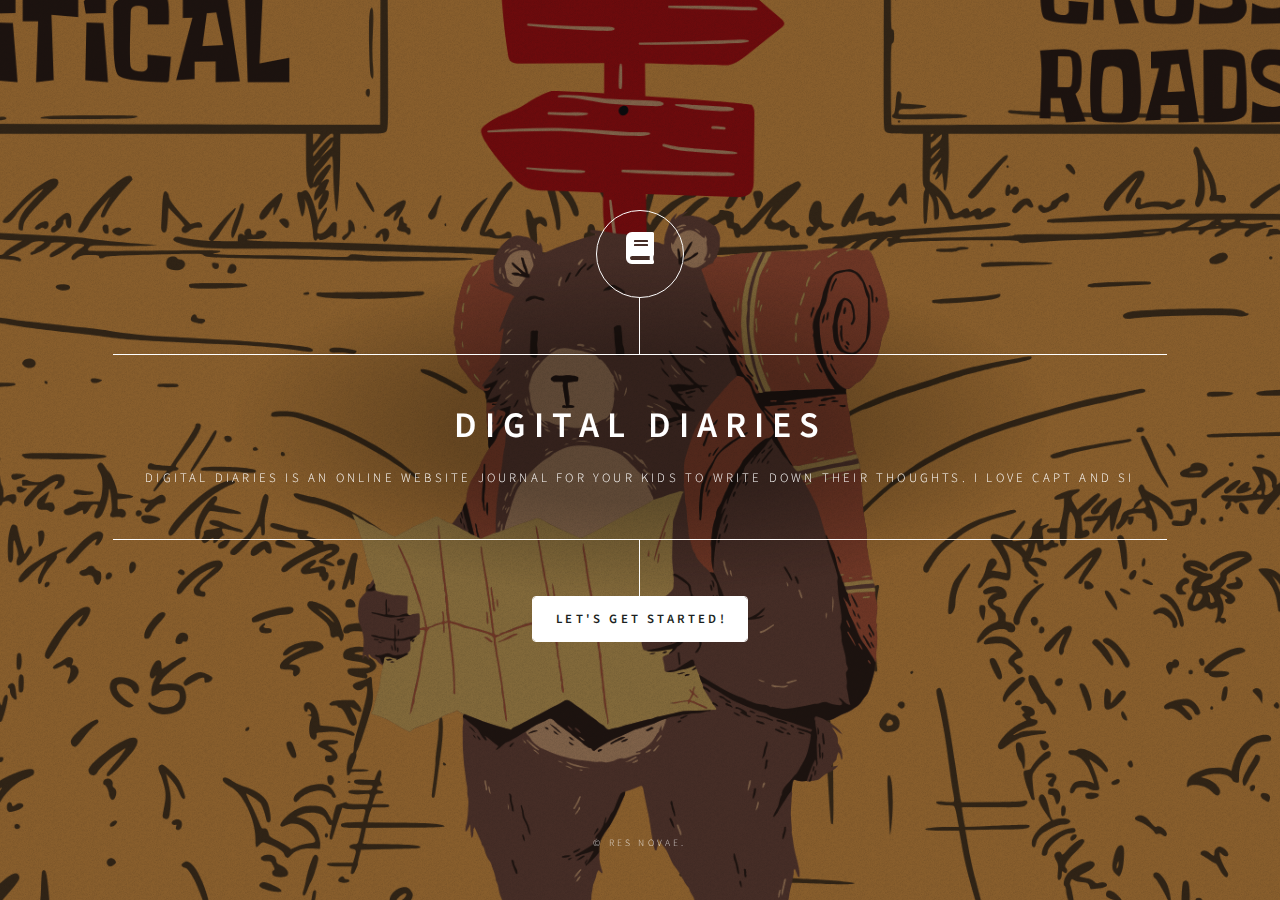
<file: html5up-dimension/index.html>
<!DOCTYPE html>

<html>
  <head>
    <title>Digital Diaries By Res Novae</title>
    <meta charset="utf-8" />
    <meta
      name="viewport"
      content="width=device-width, initial-scale=1, user-scalable=no"
    />
    <link rel="stylesheet" href="assets/css/main.css" />
    <noscript
      ><link rel="stylesheet" href="assets/css/noscript.css"
    /></noscript>
  </head>
  <body class="is-preload">
    <!-- Wrapper -->
    <div id="wrapper">
      <!-- Header -->
      <header id="header">
        <div class="logo">
          <span class="fa fa-book fa-2x"></span>
        </div>
        <div class="content">
          <div class="inner">
            <h1>Digital Diaries</h1>
            <p>
              Digital Diaries is an online website journal for your kids to
              write down their thoughts. I love CAPT and SI
            </p>
          </div>
        </div>
        <nav>
          <ul>
            <li>
              <a href="#intro" class="button primary">Let's get started!</a>
            </li>
          </ul>
        </nav>
      </header>

      <!-- Main -->
      <div id="main">
        <!-- Intro -->
        <article id="intro">
          <h2 class="major">Intro</h2>
          <span class="image main"><img src="images/pic01.jpg" alt="" /></span>
          <p>
            Aenean ornare velit lacus, ac varius enim ullamcorper eu. Proin
            aliquam facilisis ante interdum congue. Integer mollis, nisl amet
            convallis, porttitor magna ullamcorper, amet egestas mauris. Ut
            magna finibus nisi nec lacinia. Nam maximus erat id euismod egestas.
            By the way, check out my <a href="#work">awesome work</a>.
          </p>
          <p>
            Lorem ipsum dolor sit amet, consectetur adipiscing elit. Duis
            dapibus rutrum facilisis. Class aptent taciti sociosqu ad litora
            torquent per conubia nostra, per inceptos himenaeos. Etiam tristique
            libero eu nibh porttitor fermentum. Nullam venenatis erat id
            vehicula viverra. Nunc ultrices eros ut ultricies condimentum.
            Mauris risus lacus, blandit sit amet venenatis non, bibendum vitae
            dolor. Nunc lorem mauris, fringilla in aliquam at, euismod in
            lectus. Pellentesque habitant morbi tristique senectus et netus et
            malesuada fames ac turpis egestas. In non lorem sit amet elit
            placerat maximus. Pellentesque aliquam maximus risus, vel sed
            vehicula.
          </p>
        </article>

        <!-- Work -->
        <article id="work">
          <h2 class="major">Work</h2>
          <span class="image main"><img src="images/pic02.jpg" alt="" /></span>
          <p>
            Adipiscing magna sed dolor elit. Praesent eleifend dignissim arcu,
            at eleifend sapien imperdiet ac. Aliquam erat volutpat. Praesent
            urna nisi, fringila lorem et vehicula lacinia quam. Integer
            sollicitudin mauris nec lorem luctus ultrices.
          </p>
          <p>
            Nullam et orci eu lorem consequat tincidunt vivamus et sagittis
            libero. Mauris aliquet magna magna sed nunc rhoncus pharetra.
            Pellentesque condimentum sem. In efficitur ligula tate urna.
            Maecenas laoreet massa vel lacinia pellentesque lorem ipsum dolor.
            Nullam et orci eu lorem consequat tincidunt. Vivamus et sagittis
            libero. Mauris aliquet magna magna sed nunc rhoncus amet feugiat
            tempus.
          </p>
        </article>

        <!-- About -->
        <article id="about">
          <h2 class="major">About</h2>
          <span class="image main"><img src="images/pic03.jpg" alt="" /></span>
          <p>
            Lorem ipsum dolor sit amet, consectetur et adipiscing elit. Praesent
            eleifend dignissim arcu, at eleifend sapien imperdiet ac. Aliquam
            erat volutpat. Praesent urna nisi, fringila lorem et vehicula
            lacinia quam. Integer sollicitudin mauris nec lorem luctus ultrices.
            Aliquam libero et malesuada fames ac ante ipsum primis in faucibus.
            Cras viverra ligula sit amet ex mollis mattis lorem ipsum dolor sit
            amet.
          </p>
        </article>

        <!-- Contact -->
        <article id="contact">
          <h2 class="major">Contact</h2>
          <form method="post" action="#">
            <div class="fields">
              <div class="field half">
                <label for="name">Name</label>
                <input type="text" name="name" id="name" />
              </div>
              <div class="field half">
                <label for="email">Email</label>
                <input type="text" name="email" id="email" />
              </div>
              <div class="field">
                <label for="message">Message</label>
                <textarea name="message" id="message" rows="4"></textarea>
              </div>
            </div>
            <ul class="actions">
              <li>
                <input type="submit" value="Send Message" class="primary" />
              </li>
              <li><input type="reset" value="Reset" /></li>
            </ul>
          </form>
          <ul class="icons">
            <li>
              <a href="#" class="icon brands fa-twitter"
                ><span class="label">Twitter</span></a
              >
            </li>
            <li>
              <a href="#" class="icon brands fa-facebook-f"
                ><span class="label">Facebook</span></a
              >
            </li>
            <li>
              <a href="#" class="icon brands fa-instagram"
                ><span class="label">Instagram</span></a
              >
            </li>
            <li>
              <a href="#" class="icon brands fa-github"
                ><span class="label">GitHub</span></a
              >
            </li>
          </ul>
        </article>

        <!-- Elements -->
        <article id="elements">
          <h2 class="major">Elements</h2>

          <section>
            <h3 class="major">Text</h3>
            <p>
              This is <b>bold</b> and this is <strong>strong</strong>. This is
              <i>italic</i> and this is <em>emphasized</em>. This is
              <sup>superscript</sup> text and this is <sub>subscript</sub> text.
              This is <u>underlined</u> and this is code:
              <code>for (;;) { ... }</code>. Finally,
              <a href="#">this is a link</a>.
            </p>
            <hr />
            <h2>Heading Level 2</h2>
            <h3>Heading Level 3</h3>
            <h4>Heading Level 4</h4>
            <h5>Heading Level 5</h5>
            <h6>Heading Level 6</h6>
            <hr />
            <h4>Blockquote</h4>
            <blockquote>
              Fringilla nisl. Donec accumsan interdum nisi, quis tincidunt felis
              sagittis eget tempus euismod. Vestibulum ante ipsum primis in
              faucibus vestibulum. Blandit adipiscing eu felis iaculis volutpat
              ac adipiscing accumsan faucibus. Vestibulum ante ipsum primis in
              faucibus lorem ipsum dolor sit amet nullam adipiscing eu felis.
            </blockquote>
            <h4>Preformatted</h4>
            <pre><code>i = 0;

while (!deck.isInOrder()) {
    print 'Iteration ' + i;
    deck.shuffle();
    i++;
}

print 'It took ' + i + ' iterations to sort the deck.';</code></pre>
          </section>

          <section>
            <h3 class="major">Lists</h3>

            <h4>Unordered</h4>
            <ul>
              <li>Dolor pulvinar etiam.</li>
              <li>Sagittis adipiscing.</li>
              <li>Felis enim feugiat.</li>
            </ul>

            <h4>Alternate</h4>
            <ul class="alt">
              <li>Dolor pulvinar etiam.</li>
              <li>Sagittis adipiscing.</li>
              <li>Felis enim feugiat.</li>
            </ul>

            <h4>Ordered</h4>
            <ol>
              <li>Dolor pulvinar etiam.</li>
              <li>Etiam vel felis viverra.</li>
              <li>Felis enim feugiat.</li>
              <li>Dolor pulvinar etiam.</li>
              <li>Etiam vel felis lorem.</li>
              <li>Felis enim et feugiat.</li>
            </ol>
            <h4>Icons</h4>
            <ul class="icons">
              <li>
                <a href="#" class="icon brands fa-twitter"
                  ><span class="label">Twitter</span></a
                >
              </li>
              <li>
                <a href="#" class="icon brands fa-facebook-f"
                  ><span class="label">Facebook</span></a
                >
              </li>
              <li>
                <a href="#" class="icon brands fa-instagram"
                  ><span class="label">Instagram</span></a
                >
              </li>
              <li>
                <a href="#" class="icon brands fa-github"
                  ><span class="label">Github</span></a
                >
              </li>
            </ul>

            <h4>Actions</h4>
            <ul class="actions">
              <li><a href="#" class="button primary">Default</a></li>
              <li><a href="#" class="button">Default</a></li>
            </ul>
            <ul class="actions stacked">
              <li><a href="#" class="button primary">Default</a></li>
              <li><a href="#" class="button">Default</a></li>
            </ul>
          </section>

          <section>
            <h3 class="major">Table</h3>
            <h4>Default</h4>
            <div class="table-wrapper">
              <table>
                <thead>
                  <tr>
                    <th>Name</th>
                    <th>Description</th>
                    <th>Price</th>
                  </tr>
                </thead>
                <tbody>
                  <tr>
                    <td>Item One</td>
                    <td>Ante turpis integer aliquet porttitor.</td>
                    <td>29.99</td>
                  </tr>
                  <tr>
                    <td>Item Two</td>
                    <td>Vis ac commodo adipiscing arcu aliquet.</td>
                    <td>19.99</td>
                  </tr>
                  <tr>
                    <td>Item Three</td>
                    <td>Morbi faucibus arcu accumsan lorem.</td>
                    <td>29.99</td>
                  </tr>
                  <tr>
                    <td>Item Four</td>
                    <td>Vitae integer tempus condimentum.</td>
                    <td>19.99</td>
                  </tr>
                  <tr>
                    <td>Item Five</td>
                    <td>Ante turpis integer aliquet porttitor.</td>
                    <td>29.99</td>
                  </tr>
                </tbody>
                <tfoot>
                  <tr>
                    <td colspan="2"></td>
                    <td>100.00</td>
                  </tr>
                </tfoot>
              </table>
            </div>

            <h4>Alternate</h4>
            <div class="table-wrapper">
              <table class="alt">
                <thead>
                  <tr>
                    <th>Name</th>
                    <th>Description</th>
                    <th>Price</th>
                  </tr>
                </thead>
                <tbody>
                  <tr>
                    <td>Item One</td>
                    <td>Ante turpis integer aliquet porttitor.</td>
                    <td>29.99</td>
                  </tr>
                  <tr>
                    <td>Item Two</td>
                    <td>Vis ac commodo adipiscing arcu aliquet.</td>
                    <td>19.99</td>
                  </tr>
                  <tr>
                    <td>Item Three</td>
                    <td>Morbi faucibus arcu accumsan lorem.</td>
                    <td>29.99</td>
                  </tr>
                  <tr>
                    <td>Item Four</td>
                    <td>Vitae integer tempus condimentum.</td>
                    <td>19.99</td>
                  </tr>
                  <tr>
                    <td>Item Five</td>
                    <td>Ante turpis integer aliquet porttitor.</td>
                    <td>29.99</td>
                  </tr>
                </tbody>
                <tfoot>
                  <tr>
                    <td colspan="2"></td>
                    <td>100.00</td>
                  </tr>
                </tfoot>
              </table>
            </div>
          </section>

          <section>
            <h3 class="major">Buttons</h3>
            <ul class="actions">
              <li><a href="#" class="button primary">Primary</a></li>
              <li><a href="#" class="button">Default</a></li>
            </ul>
            <ul class="actions">
              <li><a href="#" class="button">Default</a></li>
              <li><a href="#" class="button small">Small</a></li>
            </ul>
            <ul class="actions">
              <li>
                <a href="#" class="button primary icon solid fa-download"
                  >Icon</a
                >
              </li>
              <li>
                <a href="#" class="button icon solid fa-download">Icon</a>
              </li>
            </ul>
            <ul class="actions">
              <li><span class="button primary disabled">Disabled</span></li>
              <li><span class="button disabled">Disabled</span></li>
            </ul>
          </section>

          <section>
            <h3 class="major">Form</h3>
            <form method="post" action="#">
              <div class="fields">
                <div class="field half">
                  <label for="demo-name">Name</label>
                  <input
                    type="text"
                    name="demo-name"
                    id="demo-name"
                    value=""
                    placeholder="Jane Doe"
                  />
                </div>
                <div class="field half">
                  <label for="demo-email">Email</label>
                  <input
                    type="email"
                    name="demo-email"
                    id="demo-email"
                    value=""
                    placeholder="jane@untitled.tld"
                  />
                </div>
                <div class="field">
                  <label for="demo-category">Category</label>
                  <select name="demo-category" id="demo-category">
                    <option value="">-</option>
                    <option value="1">Manufacturing</option>
                    <option value="1">Shipping</option>
                    <option value="1">Administration</option>
                    <option value="1">Human Resources</option>
                  </select>
                </div>
                <div class="field half">
                  <input
                    type="radio"
                    id="demo-priority-low"
                    name="demo-priority"
                    checked
                  />
                  <label for="demo-priority-low">Low</label>
                </div>
                <div class="field half">
                  <input
                    type="radio"
                    id="demo-priority-high"
                    name="demo-priority"
                  />
                  <label for="demo-priority-high">High</label>
                </div>
                <div class="field half">
                  <input type="checkbox" id="demo-copy" name="demo-copy" />
                  <label for="demo-copy">Email me a copy</label>
                </div>
                <div class="field half">
                  <input
                    type="checkbox"
                    id="demo-human"
                    name="demo-human"
                    checked
                  />
                  <label for="demo-human">Not a robot</label>
                </div>
                <div class="field">
                  <label for="demo-message">Message</label>
                  <textarea
                    name="demo-message"
                    id="demo-message"
                    placeholder="Enter your message"
                    rows="6"
                  ></textarea>
                </div>
              </div>
              <ul class="actions">
                <li>
                  <input type="submit" value="Send Message" class="primary" />
                </li>
                <li><input type="reset" value="Reset" /></li>
              </ul>
            </form>
          </section>
        </article>
      </div>

      <!-- Footer -->
      <footer id="footer">
        <p class="copyright">
          &copy; Res Novae</a>.
        </p>
      </footer>
    </div>

    <!-- BG -->
    <div id="bg"></div>

    <!-- Scripts -->
    <script src="assets/js/jquery.min.js"></script>
    <script src="assets/js/browser.min.js"></script>
    <script src="assets/js/breakpoints.min.js"></script>
    <script src="assets/js/util.js"></script>
    <script src="assets/js/main.js"></script>
  </body>
</html>
</file>
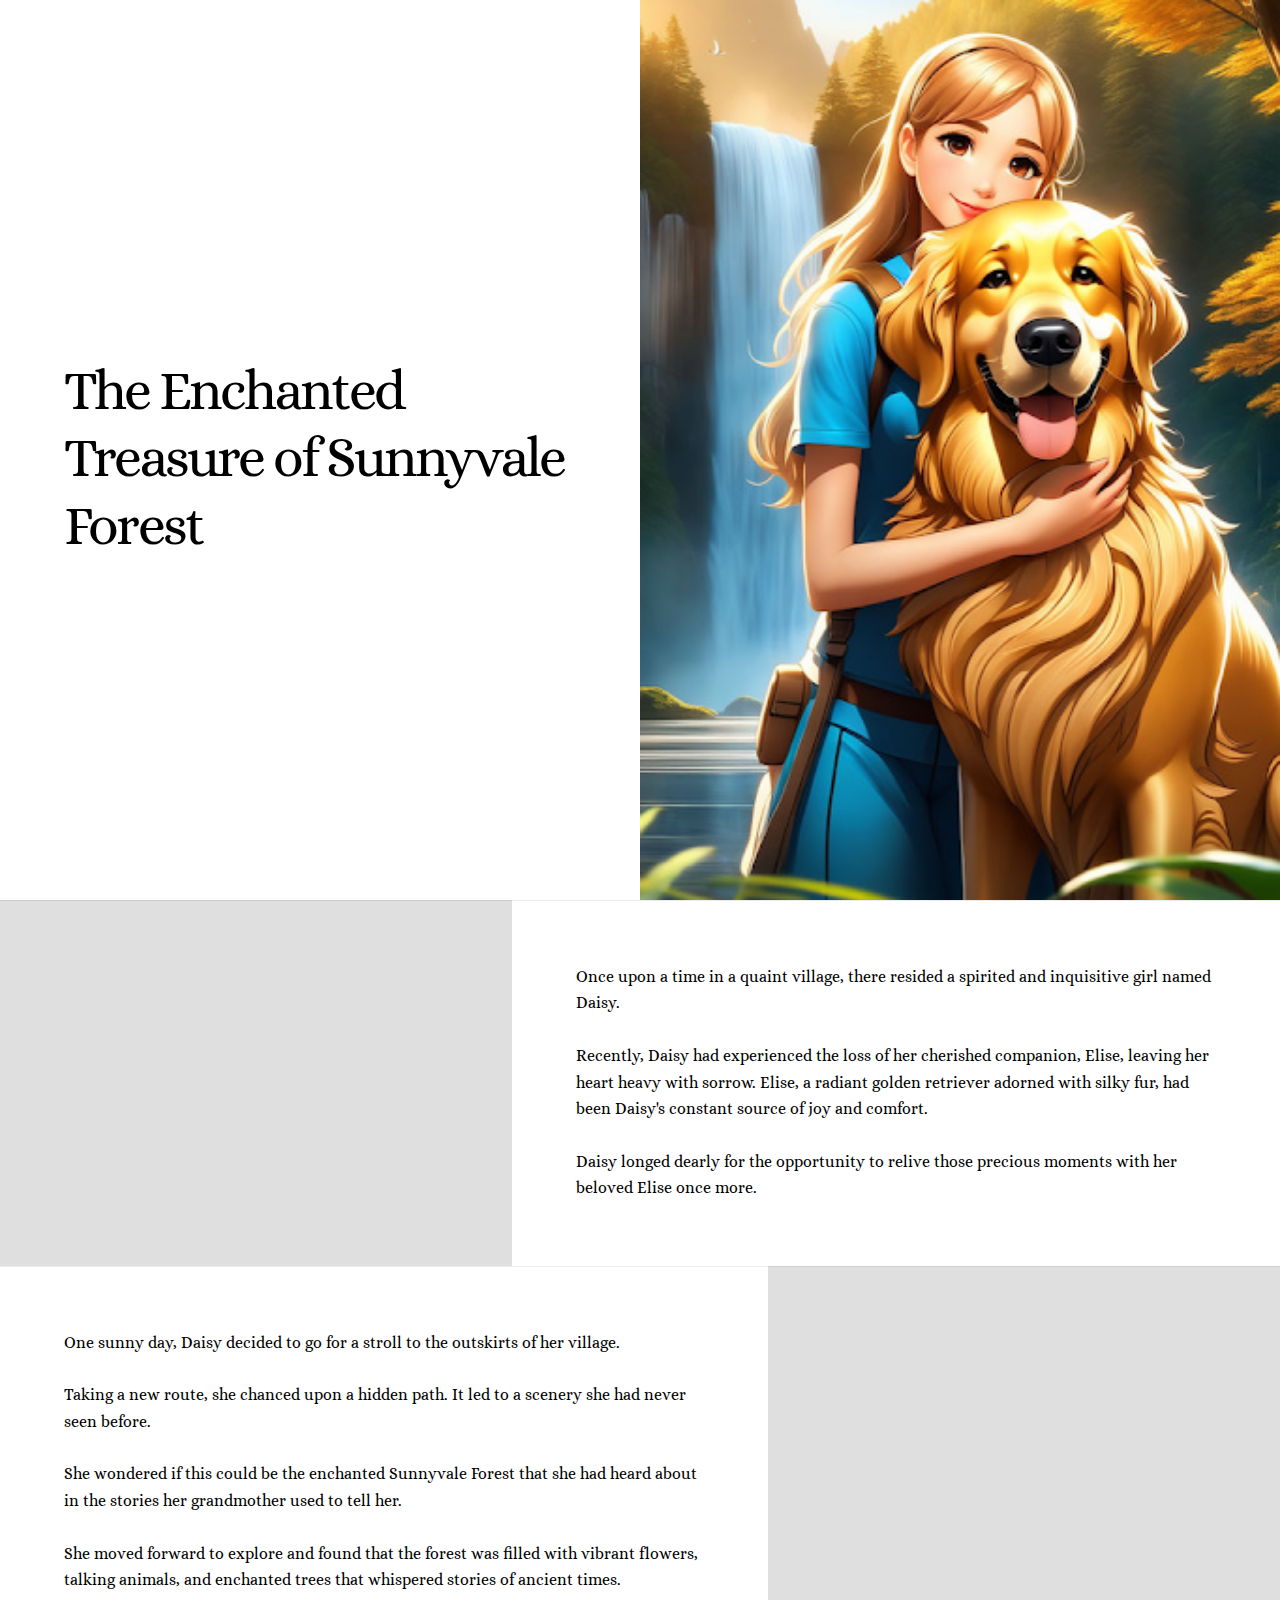
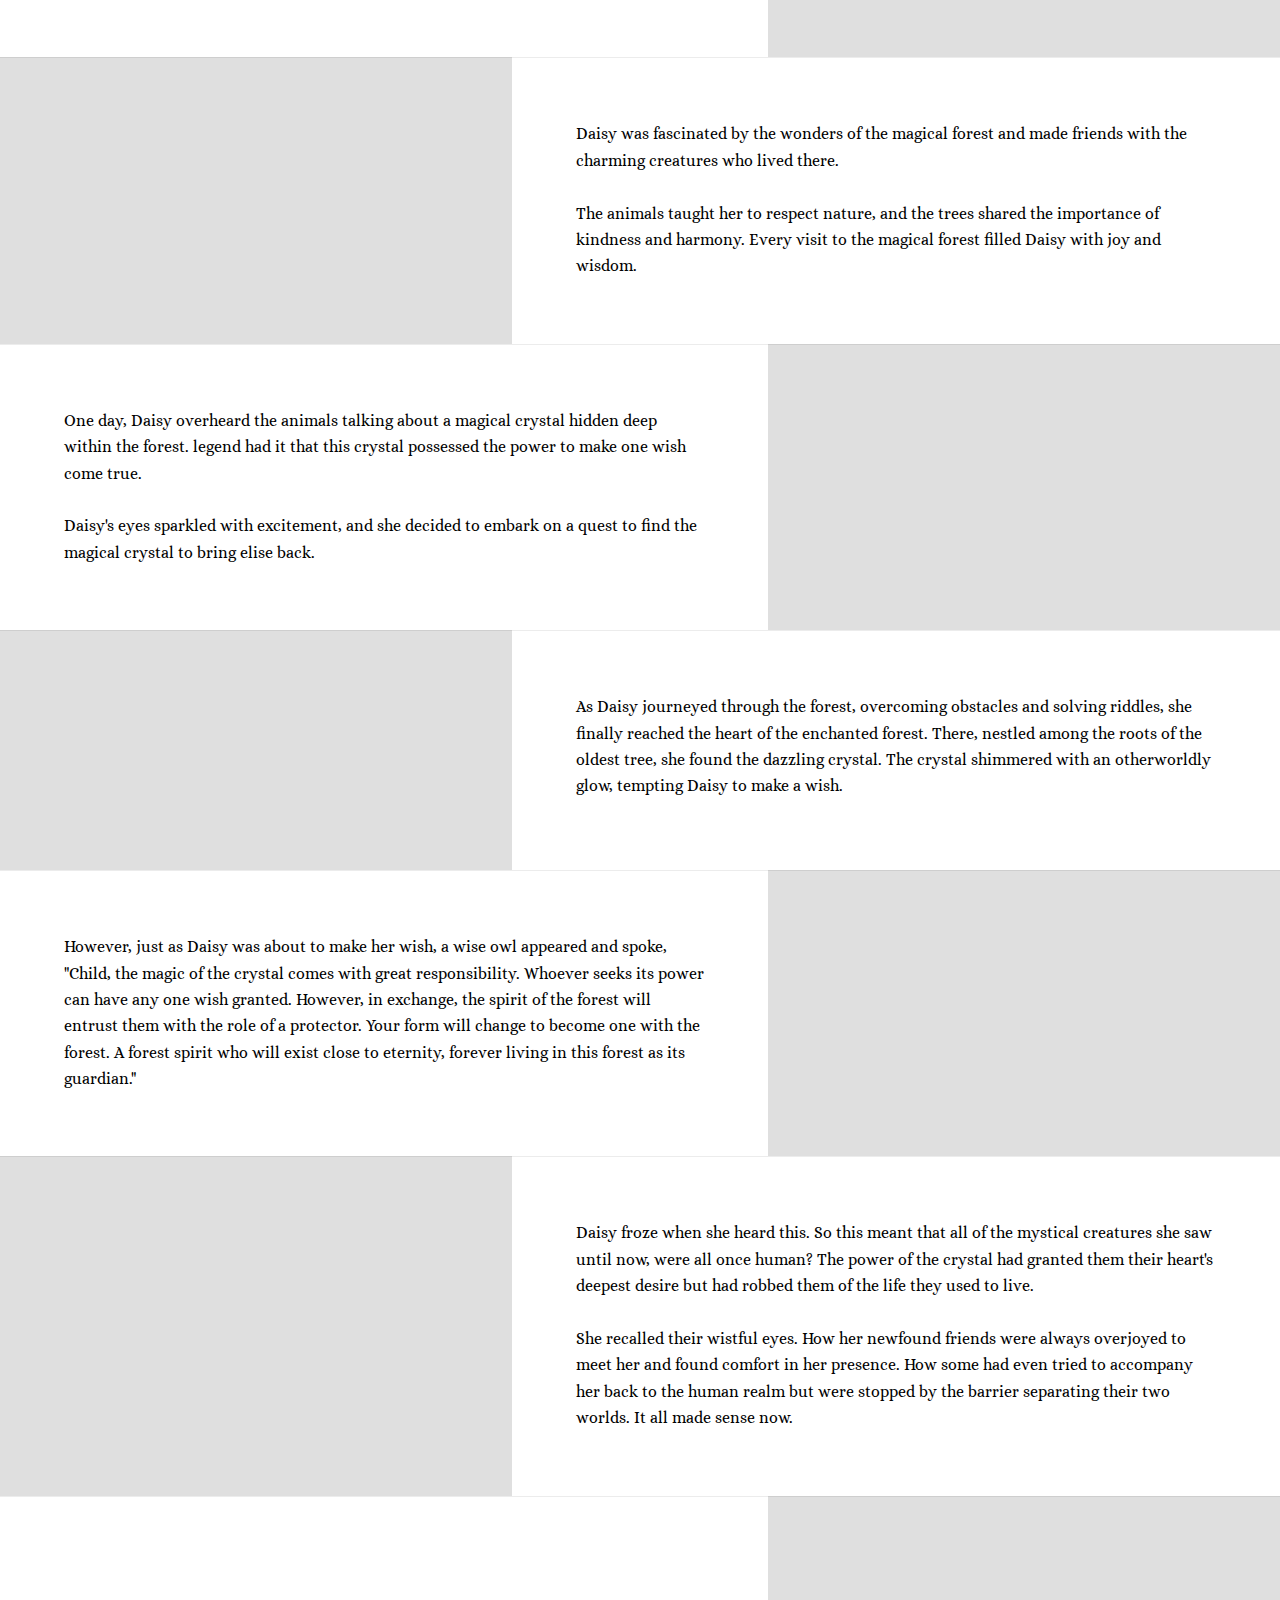
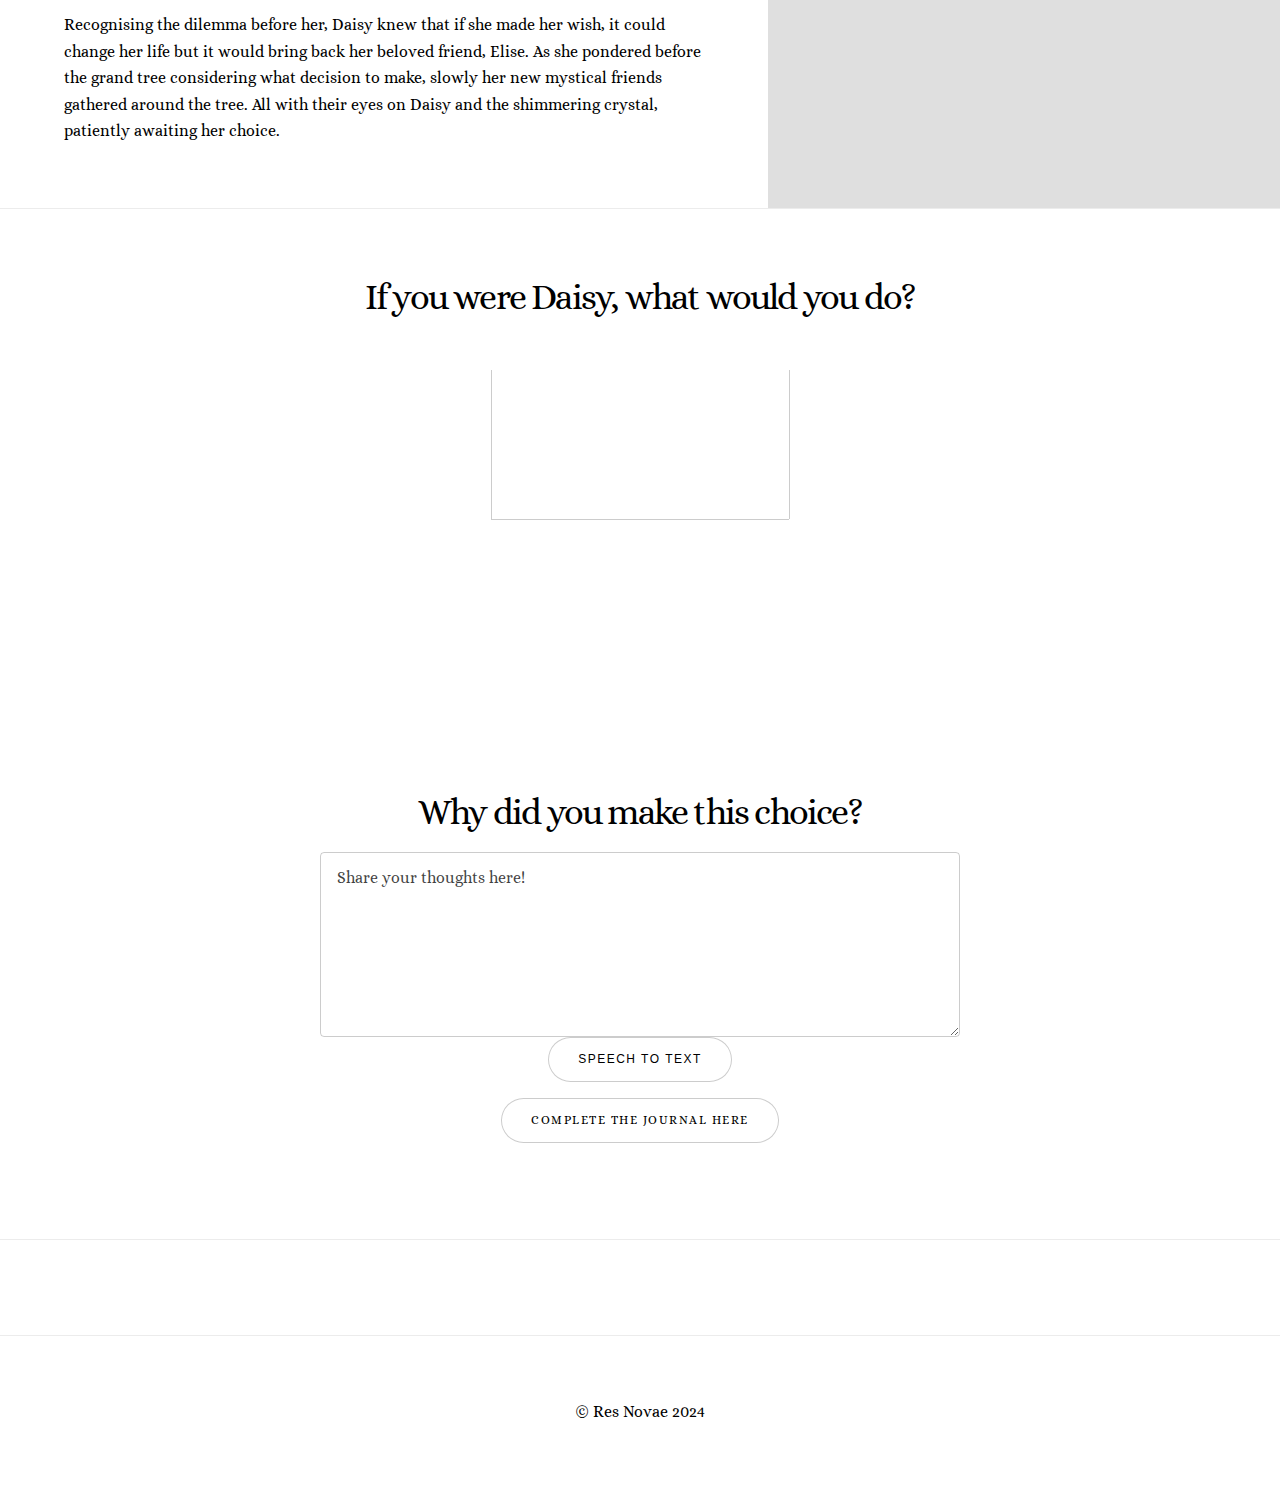
<file: forest_older.html>
<!DOCTYPE html>
<html>
  <head>
    <title>Critical Crossroads</title>
    <meta charset="utf-8" />
    <meta
      name="viewport"
      content="width=device-width, initial-scale=1, user-scalable=no"
    />
    <link rel="stylesheet" href="html5up-story/assets/css/main.css" />
    <noscript
      ><link rel="stylesheet" href="html5up-story/assets/css/noscript.css"
    /></noscript>
  </head>
  <body class="is-preload">
    <!-- Wrapper -->
    <div id="wrapper" class="divided">
      <!-- One -->
      <section
        class="banner style1 orient-left content-align-left image-position-right fullscreen"
      >
        <div class="content">
          <h1>The Enchanted Treasure of Sunnyvale Forest</h1>
        </div>
        <div class="image">
          <img src="forest/forest1.png" alt="" />
        </div>
      </section>

      <!-- Two -->
      <section
        class="spotlight style1 orient-right content-align-left image-position-center onscroll-image-fade-in"
        id="first"
      >
        <div class="content">
          <p id="para2">
            Once upon a time in a quaint village, there resided a spirited and
            inquisitive girl named Daisy.
            <br /><br />
            Recently, Daisy had experienced the loss of her cherished companion,
            Elise, leaving her heart heavy with sorrow. Elise, a radiant golden
            retriever adorned with silky fur, had been Daisy's constant source
            of joy and comfort.
            <br /><br />
            Daisy longed dearly for the opportunity to relive those precious
            moments with her beloved Elise once more.
          </p>
        </div>
        <div class="image">
          <img src="forest/forest2.png" alt="" />
        </div>
      </section>

      <!-- Three -->
      <section
        class="spotlight style1 orient-left content-align-left image-position-center onscroll-image-fade-in"
      >
        <div class="content">
          <p id="para3">
            One sunny day, Daisy decided to go for a stroll to the outskirts of
            her village.
            <br /><br />
            Taking a new route, she chanced upon a hidden path. It led to a
            scenery she had never seen before.
            <br /><br />
            She wondered if this could be the enchanted Sunnyvale Forest that
            she had heard about in the stories her grandmother used to tell her.
            <br /><br />
            She moved forward to explore and found that the forest was filled
            with vibrant flowers, talking animals, and enchanted trees that
            whispered stories of ancient times.
          </p>
        </div>
        <div class="image">
          <img src="forest/forest3.png" alt="" />
        </div>
      </section>

      <!-- Four -->
      <section
        class="spotlight style1 orient-right content-align-left image-position-center onscroll-image-fade-in"
      >
        <div class="content">
          <p id="para4">
            Daisy was fascinated by the wonders of the magical forest and made
            friends with the charming creatures who lived there.
            <br /><br />
            The animals taught her to respect nature, and the trees shared the
            importance of kindness and harmony. Every visit to the magical
            forest filled Daisy with joy and wisdom.
          </p>
        </div>
        <div class="image">
          <img src="forest/forest4.png" alt="" />
        </div>
      </section>

      <section
        class="spotlight style1 orient-left content-align-left image-position-center onscroll-image-fade-in"
      >
        <div class="content">
          <p id="para5">
            One day, Daisy overheard the animals talking about a magical crystal
            hidden deep within the forest. legend had it that this crystal
            possessed the power to make one wish come true.
            <br /><br />
            Daisy's eyes sparkled with excitement, and she decided to embark on
            a quest to find the magical crystal to bring elise back.
          </p>
        </div>
        <div class="image">
          <img src="forest/forest5.png" alt="" />
        </div>
      </section>

      <section
        class="spotlight style1 orient-right content-align-left image-position-center onscroll-image-fade-in"
      >
        <div class="content">
          <p id="para6">
            As Daisy journeyed through the forest, overcoming obstacles and
            solving riddles, she finally reached the heart of the enchanted
            forest. There, nestled among the roots of the oldest tree, she found
            the dazzling crystal. The crystal shimmered with an otherworldly
            glow, tempting Daisy to make a wish.
          </p>
        </div>
        <div class="image">
          <img src="forest/forest6.png" alt="" />
        </div>
      </section>

      <section
        class="spotlight style1 orient-left content-align-left image-position-center onscroll-image-fade-in"
      >
        <div class="content">
          <p id="para7">
            However, just as Daisy was about to make her wish, a wise owl
            appeared and spoke, "Child, the magic of the crystal comes with
            great responsibility. Whoever seeks its power can have any one wish
            granted. However, in exchange, the spirit of the forest will entrust
            them with the role of a protector. Your form will change to become
            one with the forest. A forest spirit who will exist close to
            eternity, forever living in this forest as its guardian."
          </p>
        </div>
        <div class="image">
          <img src="forest/forest13.jpeg" alt="" />
        </div>
      </section>

      <section
        class="spotlight style1 orient-right content-align-left image-position-center onscroll-image-fade-in"
      >
        <div class="content">
          <p id="para8">
            Daisy froze when she heard this. So this meant that all of the
            mystical creatures she saw until now, were all once human? The power
            of the crystal had granted them their heart's deepest desire but had
            robbed them of the life they used to live.
            <br /><br />
            She recalled their wistful eyes. How her newfound friends were
            always overjoyed to meet her and found comfort in her presence. How
            some had even tried to accompany her back to the human realm but
            were stopped by the barrier separating their two worlds. It all made
            sense now.
          </p>
        </div>
        <div class="image">
          <img src="forest/forest15.jpeg" alt="" />
        </div>
      </section>

      <section
        class="spotlight style1 orient-left content-align-left image-position-center onscroll-image-fade-in"
      >
        <div class="content">
          <p id="para9">
            <br /><br />
            Recognising the dilemma before her, Daisy knew that if she made her
            wish, it could change her life but it would bring back her beloved
            friend, Elise. As she pondered before the grand tree considering
            what decision to make, slowly her new mystical friends gathered
            around the tree. All with their eyes on Daisy and the shimmering
            crystal, patiently awaiting her choice.
          </p>
        </div>
        <div class="image">
          <img src="forest/forest14.jpeg" alt="" />
        </div>
      </section>

      <!-- Six -->
      <form id="submit-form" method="post">
        <section class="wrapper style1 align-center">
          <div class="inner">
            <h2>If you were Daisy, what would you do?</h2>
            <div class="items style1 medium onscroll-fade-in">
              <section>
                <p>Leave the Sunnyvale Forest</p>

                <input
                  type="radio"
                  id="choice-1"
                  name="choice-button"
                  value="choice-1"
                  checked
                />
                <label for="choice-1">Select Choice</label>
              </section>
              <section>
                <p>Wish on the Crystal and Save Elise</p>
                <input
                  type="radio"
                  id="choice-2"
                  name="choice-button"
                  value="choice-2"
                />
                <label for="choice-2">Select Choice</label>
              </section>
              <section>
                <p>Save All the Forest Creatures</p>
                <input
                  type="radio"
                  id="choice-3"
                  name="choice-button"
                  value="choice-3"
                />
                <label for="choice-3">Select Choice</label>
              </section>
              <section>
                <p>I'll make my own choice</p>
                <input
                  type="radio"
                  id="choice-4"
                  name="choice-button"
                  value="choice-4"
                />
                <label for="choice-4">Select Choice</label>
              </section>
            </div>
          </div>
        </section>

        <!-- Seven -->
        <section class="wrapper style1 align-center">
          <div class="inner medium">
            <h2>Why did you make this choice?</h2>
            <div class="fields">
              <div class="field">
                <textarea
                  name="choice_input"
                  id="message"
                  rows="6"
                  placeholder="Share your thoughts here!"
                ></textarea>
                <button id="speechButton">Speech to text</button>
              </div>
            </div>
            <ul class="actions special">
              <li>
                <input
                  type="submit"
                  name="choice_submission"
                  id="submit-journal"
                  value="Complete the journal here"
                />
              </li>
            </ul>
          </div>
        </section>
      </form>
      <section class="wrapper style1 align-center">
        <div class="inner" id="conclusion"></div>
      </section>

      <!-- Footer -->
      <footer class="wrapper style1 align-center">
        <div class="inner">
          <p>&copy; Res Novae 2024</p>
        </div>
      </footer>
    </div>

    <!-- Scripts -->
    <script src="html5up-story/assets/js/jquery.min.js"></script>
    <script src="html5up-story/assets/js/jquery.scrollex.min.js"></script>
    <script src="html5up-story/assets/js/jquery.scrolly.min.js"></script>
    <script src="html5up-story/assets/js/browser.min.js"></script>
    <script src="html5up-story/assets/js/breakpoints.min.js"></script>
    <script src="html5up-story/assets/js/util.js"></script>
    <script src="html5up-story/assets/js/main.js"></script>
    <script src="https://ajax.googleapis.com/ajax/libs/jquery/3.5.1/jquery.min.js"></script>
    <script>
      document.addEventListener("DOMContentLoaded", function () {
        // Get the container

        // Get the button
        var submitForm = document.getElementById("submit-form");

        submitForm.addEventListener("submit", function (event) {
          event.preventDefault();
          var formData = new FormData(event.target);
          var choice = "";
          for (const [key, value] of formData.entries()) {
            if (key == "choice-button") {
              choice = value;
            }
          }

          if (
            choice === "choice-1" ||
            choice === "choice-2" ||
            choice === "choice-3"
          ) {
            var container = document.getElementById("conclusion");
            // Create h2 element
            var conclusionTitle = document.createElement("h1");
            conclusionTitle.textContent = "Conclusion";

            // Create img element
            var imgDiv = document.createElement("div");
            var img = document.createElement("img");
            if (choice === "choice-1") {
              img.src = "forest/forest9.png";
            } else if (choice === "choice-2") {
              img.src = "forest/forest10.png";
            } else if (choice === "choice-3") {
              img.src = "forest/forest16.jpeg";
            }
            img.alt = "alt";
            imgDiv.classList.add("image");
            imgDiv.classList.add("fit");
            imgDiv.appendChild(img);

            // Create the body element
            var conclusionHeader = document.createElement("h2");
            var conclusionBody = document.createElement("p");
            if (choice === "choice-1") {
              conclusionHeader.textContent = "Leave Sunnyvale Forest";
              conclusionBody.innerHTML =
                "Daisy gives a wistful smile as she departs from the elder tree leaving the glowing crystal where it is to shine forever. She knows in her heart of hearts that she made the right decision. The cost of the wish was too great. She would never get to see her parents and friends in the human realm again. Though she truly loved Elise, she just knew that Elise would not want to see her trapped as a prisoner in this forest. Elise would want her to continue living a happy life and remember her fondly. As she makes her way home, she realises that she does not feel so lonely anymore. She has her animal companions and her family with her and come what may, they will face any hardships that lie ahead together.";
            } else if (choice === "choice-2") {
              conclusionHeader.textContent =
                "Wish on the Crystal and Save Elise";
              conclusionBody.innerHTML =
                "Daisy gently plucks the crystal out from the elder tree. She clutches it firmly in her hands and fervently wishes to see Elise again. The crystal vanishes and there right in front of her lies Elise! Looking just as healthy as ever. Elise gleefully greets her with a bark. She rushes forward and envelopes Elise in a warm hug.<br/><br/>Suddenly, a bright light envelopes Elise as she is slowly lifted up. She feels a warm sensation throughout her body as she is transformed into a pixie. The whole world around her looks so much bigger. Elise, who is now almost the same size as her, barks in delight and is happy to see Daisy in this new form. She carries Daisy and together they set off on a new adventure to protect the forest and learn all its mysteries.";
            } else if (choice === "choice-3") {
              conclusionHeader.textContent = "Save all the Forest Creature";
              conclusionBody.innerHTML =
                "Daisy gently plucks the crystal out from the elder tree. She clutches it firmly in her hands and fervently wishes to save all the forest creatures who have been trapped in this forest. She wishes that they may be set free and turned back into their human forms. The crystal vanishes, and a great rumbling sound comes from the huge elder tree. All the forest creatures in the clearing are shrouded in bright light as they transform back into humans of all ages. All of them come up to Daisy and express their heartfelt gratitude. Introducing themselves once again to their dear friend. It is a melancholic moment that does not last for long as a second rumbling shakes the forest groove and a majestic voice booms from the very heart of the elder tree. “Little one! Among all the creatures that have sought my power, you have proved yourself to be the most worthy! Since you have made a wish not for yourself but for the good of others, I will grant you the strength needed to uncover the mysteries of my forest. No foe will stand in your way as you will have the power of the very forest itself in your hands. There is a curse that separates this realm from the human realm. Go to the very edge of this forest to break the curse and save this forest. Set us all free once and for all. Set me free.\" <br/><br/> As the elder forest spirit finishes speaking, a bright light envelopes Elise and slowly lifts her up. She feels a warm sensation throughout her body. Daisy is transformed into a beautiful fairy. She has large radiant wings and a crown of flowers forms and descends upon her. She realises that she can feel the entire forest's heartbeat within herself. As Daisy spreads her wings, she realises that she instinctively knows how to fly. As though she always had an inner connection to her new spirit form. Daisy soars into the sky and sets off on a new adventure to protect the forest and learn all its mysteries. Perhaps one day she will learn the truth about the origins of the crystal and of the curse that separates the forest from the human realm.";
            }

            var postStoryQuestionsUL = document.createElement("ul");
            var questions = [
              "If you were given the magical power to enter the story, is there something that you would ask one of the characters before making a decision?",
              "Is it okay to only think about ourselves?",
              "Why is it important to consider how other people might feel or react about our actions or decisions?",
            ];
            for (var i = 0; i < questions.length; i++) {
              var li = document.createElement("li");
              li.textContent = questions[i];
              postStoryQuestionsUL.appendChild(li);
            }

            // Append the elements to container
            container.appendChild(conclusionTitle);
            container.appendChild(imgDiv);
            container.appendChild(conclusionHeader);
            container.appendChild(conclusionBody);
            container.appendChild(postStoryQuestionsUL);
          }
          document.getElementById("submit-journal").remove();
        });
      });
    </script>
    <script>
      $(document).ready(function () {
        $("#submit-form").on("submit", function (e) {
          e.preventDefault(); // Prevent the default form submission

          var dataString = $(this).serialize();

          $.ajax({
            type: "POST",
            url: "https://formspree.io/f/xayrjgzz", // Replace with your FormSubmit endpoint
            data: dataString,
            cache: false,
          });
        });
      });
    </script>
    <script>
      // Function to start speech synthesis
      function startSpeech(text) {
        const speech = new SpeechSynthesisUtterance(text);
        speechSynthesis.speak(speech);
      }

      // Function to stop speech synthesis
      function stopSpeech() {
        speechSynthesis.cancel();
      }

      // Intersection Observer configuration
      const options = {
        root: null,
        rootMargin: "0px",
        threshold: 1.0, // Change this threshold value according to your requirement
      };

      // Callback function to handle intersection changes
      function handleIntersection(entries, observer) {
        entries.forEach((entry) => {
          if (entry.isIntersecting) {
            // Start speech when the div enters the viewport
            startSpeech(entry.target.innerText);
          } else {
            // Stop speech when the div leaves the viewport
            stopSpeech();
          }
        });
      }

      // Create Intersection Observer instance
      const observer = new IntersectionObserver(handleIntersection, options);

      // Target the div
      const targetDivs = document.querySelectorAll(
        "#para1, #para2, #para3, #para4, #para5, #para6, #para7, #para8, #para9"
      );

      // Start observing the div
      targetDivs.forEach((div) => {
        observer.observe(div);
      });
    </script>
    <script>
      const speechButton = document.getElementById("speechButton");
      const speechInput = document.getElementById("message");
      let recognition = null;
      let isListening = false;

      function startSpeechRecognition() {
        if (!("webkitSpeechRecognition" in window)) {
          speechInput.value =
            "Your browser does not support speech recognition.";
          return;
        }

        recognition = new webkitSpeechRecognition();
        recognition.continuous = true;
        recognition.interimResults = false;
        recognition.lang = "en-US";

        recognition.onstart = function () {
          speechInput.value = "Listening...";
          isListening = true;
        };

        recognition.onresult = function (event) {
          speechInput.value = event.results[0][0].transcript;
        };

        recognition.onerror = function (event) {
          speechInput.value = "Error occurred in recognition: " + event.error;
        };

        recognition.start();
      }

      speechButton.addEventListener("click", (event) => {
        event.preventDefault();
        if (isListening) {
          recognition.stop();
          speechButton.textContent = "Start Speech Recognition";
          isListening = false;
        } else {
          startSpeechRecognition();
          speechButton.textContent = "Stop Speech Recognition";
        }
      });
    </script>
  </body>
</html>
</file>
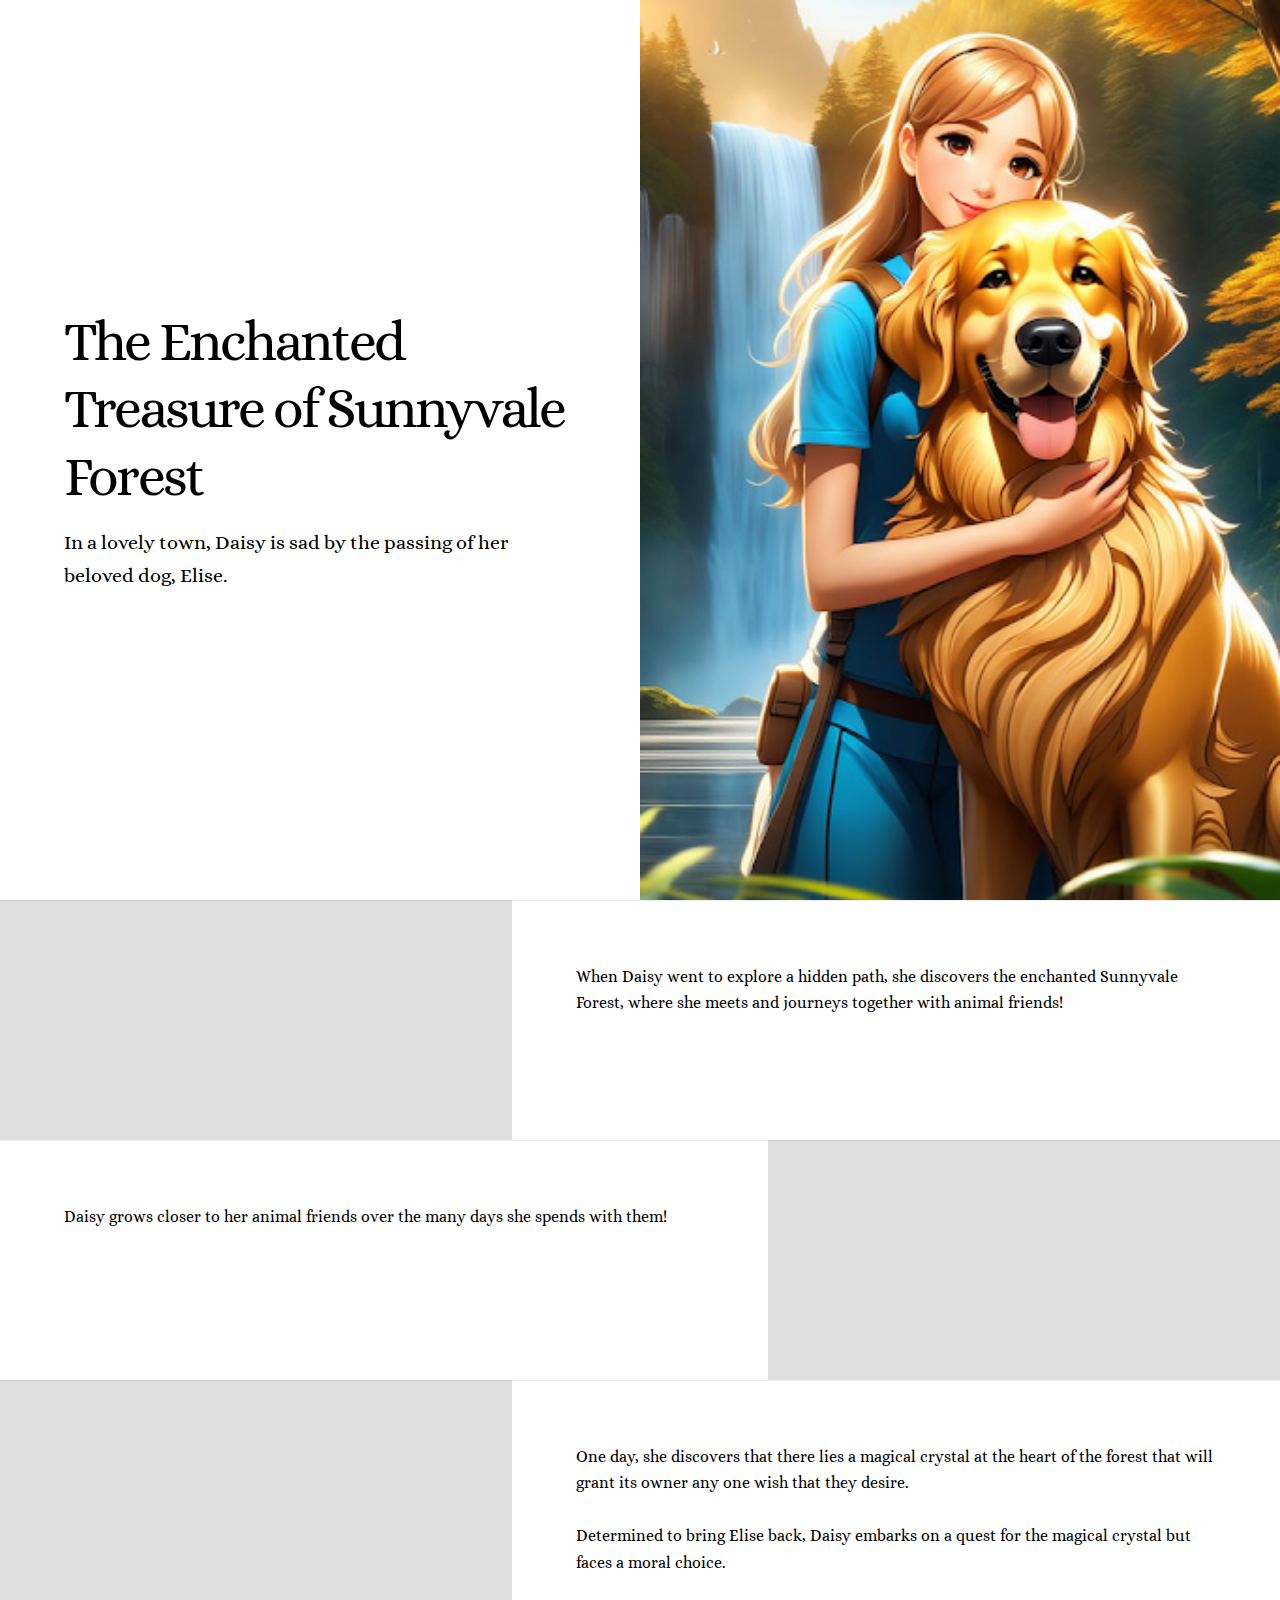
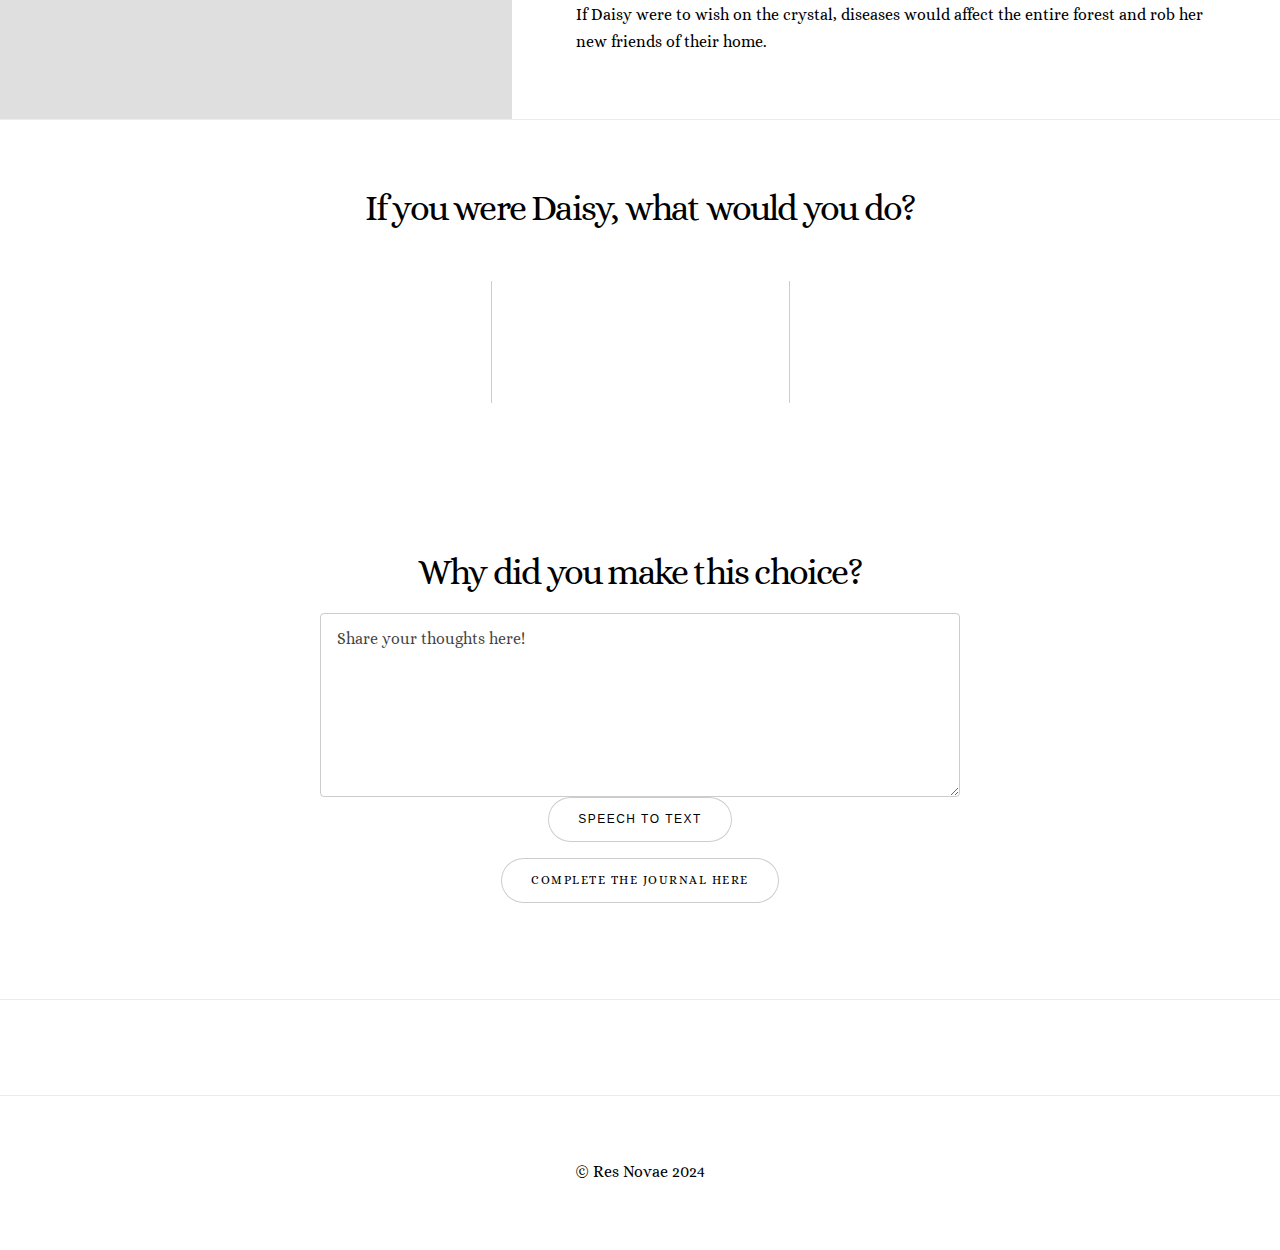
<file: forest_younger.html>
<!DOCTYPE html>
<html>
  <head>
    <title>Critical Crossroads</title>
    <meta charset="utf-8" />
    <meta
      name="viewport"
      content="width=device-width, initial-scale=1, user-scalable=no"
    />
    <link rel="stylesheet" href="html5up-story/assets/css/main.css" />
    <noscript
      ><link rel="stylesheet" href="html5up-story/assets/css/noscript.css"
    /></noscript>
  </head>
  <body class="is-preload">
    <!-- Wrapper -->
    <div id="wrapper" class="divided">
      <!-- One -->
      <section
        class="banner style1 orient-left content-align-left image-position-right fullscreen"
      >
        <div class="content">
          <h1>The Enchanted Treasure of Sunnyvale Forest</h1>
          <p class="major" id="para1">
            In a lovely town, Daisy is sad by the passing of her beloved dog,
            Elise.
          </p>
        </div>
        <div class="image">
          <img src="forest/forest1.png" alt="" />
        </div>
      </section>

      <!-- Two -->
      <section
        class="spotlight style1 orient-right content-align-left image-position-center onscroll-image-fade-in"
        id="first"
      >
        <div class="content">
          <p id="para2">
            When Daisy went to explore a hidden path, she discovers the
            enchanted Sunnyvale Forest, where she meets and journeys together
            with animal friends!
          </p>
        </div>
        <div class="image">
          <img src="forest/forest8.png" alt="" />
        </div>
      </section>

      <!-- Three -->
      <section
        class="spotlight style1 orient-left content-align-left image-position-center onscroll-image-fade-in"
      >
        <div class="content">
          <p id="para3">
            Daisy grows closer to her animal friends over the many days she
            spends with them!
          </p>
        </div>
        <div class="image">
          <img src="forest/forest5.png" alt="" />
        </div>
      </section>

      <!-- Four -->
      <section
        class="spotlight style1 orient-right content-align-left image-position-center onscroll-image-fade-in"
      >
        <div class="content">
          <p id="para4">
            One day, she discovers that there lies a magical crystal at the
            heart of the forest that will grant its owner any one wish that they
            desire.
            <br />
            <br />
            Determined to bring Elise back, Daisy embarks on a quest for the
            magical crystal but faces a moral choice.
            <br />
            <br />
            If Daisy were to wish on the crystal, diseases would affect the
            entire forest and rob her new friends of their home.
          </p>
        </div>
        <div class="image">
          <img src="forest/forest6.png" alt="" />
        </div>
      </section>

      <!-- Six -->
      <form id="submit-form" method="post">
        <section class="wrapper style1 align-center">
          <div class="inner">
            <h2>If you were Daisy, what would you do?</h2>
            <div class="items style1 medium onscroll-fade-in">
              <section>
                <p>I will leave the Crystal Alone</p>

                <input
                  type="radio"
                  id="choice-1"
                  name="choice-button"
                  value="choice-1"
                  checked
                />
                <label for="choice-1">Select Choice</label>
              </section>
              <section>
                <p>I wish on the Crystal</p>
                <input
                  type="radio"
                  id="choice-2"
                  name="choice-button"
                  value="choice-2"
                />
                <label for="choice-2">Select Choice</label>
              </section>
              <section>
                <p>I will make my own ending</p>
                <input
                  type="radio"
                  id="choice-3"
                  name="choice-button"
                  value="choice-3"
                />
                <label for="choice-3">Select Choice</label>
              </section>
            </div>
          </div>
        </section>

        <!-- Seven -->
        <section class="wrapper style1 align-center">
          <div class="inner medium">
            <h2>Why did you make this choice?</h2>
            <div class="fields">
              <div class="field">
                <textarea
                  name="choice_input"
                  id="message"
                  rows="6"
                  placeholder="Share your thoughts here!"
                ></textarea>
                <button id="speechButton">Speech to text</button>
              </div>
            </div>
            <ul class="actions special">
              <li>
                <input
                  type="submit"
                  name="choice_submission"
                  id="submit-journal"
                  value="Complete the journal here"
                />
              </li>
            </ul>
          </div>
        </section>
      </form>
      <section class="wrapper style1 align-center">
        <div class="inner" id="conclusion"></div>
      </section>

      <!-- Footer -->
      <footer class="wrapper style1 align-center">
        <div class="inner">
          <p>&copy; Res Novae 2024</p>
        </div>
      </footer>
    </div>

    <!-- Scripts -->
    <script src="html5up-story/assets/js/jquery.min.js"></script>
    <script src="html5up-story/assets/js/jquery.scrollex.min.js"></script>
    <script src="html5up-story/assets/js/jquery.scrolly.min.js"></script>
    <script src="html5up-story/assets/js/browser.min.js"></script>
    <script src="html5up-story/assets/js/breakpoints.min.js"></script>
    <script src="html5up-story/assets/js/util.js"></script>
    <script src="html5up-story/assets/js/main.js"></script>
    <script src="https://ajax.googleapis.com/ajax/libs/jquery/3.5.1/jquery.min.js"></script>
    <script>
      document.addEventListener("DOMContentLoaded", function () {
        // Get the container

        // Get the button
        var submitForm = document.getElementById("submit-form");

        submitForm.addEventListener("submit", function (event) {
          event.preventDefault();
          var formData = new FormData(event.target);
          var choice = "";
          for (const [key, value] of formData.entries()) {
            if (key == "choice-button") {
              choice = value;
            }
          }

          if (choice === "choice-1" || choice === "choice-2") {
            var container = document.getElementById("conclusion");
            // Create h2 element
            var conclusionTitle = document.createElement("h1");
            conclusionTitle.textContent = "Conclusion";

            // Create img element
            var imgDiv = document.createElement("div");
            var img = document.createElement("img");
            if (choice === "choice-1") {
              img.src = "forest/forest9.png";
            } else if (choice === "choice-2") {
              img.src = "forest/forest10.png";
            }
            img.alt = "alt";
            imgDiv.classList.add("image");
            imgDiv.classList.add("fit");
            imgDiv.appendChild(img);

            // Create the body element
            var conclusionHeader = document.createElement("h2");
            var conclusionBody = document.createElement("p");
            if (choice === "choice-1") {
              conclusionHeader.textContent = "Leave the Crystal Alone";
              conclusionBody.innerHTML =
                "Daisy chooses to preserve the forest's harmony over her desire to see her beloved Elise again. She envisions that Elise too would not be happy to be returned by such a sacrifice. She leaves the forest with newfound companionship and her heart full of hope.";
            } else if (choice == "choice-2") {
              conclusionHeader.textContent = "Wish on the Crystal";
              conclusionBody.innerHTML =
                "Daisy gets her wish granted as the crystal disappears and Elise appears in front of her. The forest begins to be affected with earthquakes and rumbling so she and Elise escape back to their village. Surprisingly, no one in her village is aware of the earthquake and commotion that had just happened. Curious, Daisy tries to return to the magical forest but can no longer find her way back as the hidden path which she had discovered had completely vanished without a trace.<br/><br/> She feels regret at her decision that destroyed the home of her new friends and hopes that she may one day get a chance to meet them again and make it up to them.";
            }

            var postStoryQuestionsUL = document.createElement("ul");
            var questions = [
              "How would you feel if your friend make a choice that could hurt you?",
              "Is it okay to only think about ourselves?",
              "Why is it important to consider how other people might feel about our actions or decisions?",
            ];
            for (var i = 0; i < questions.length; i++) {
              var li = document.createElement("li");
              li.textContent = questions[i];
              postStoryQuestionsUL.appendChild(li);
            }

            // Append the elements to container
            container.appendChild(conclusionTitle);
            container.appendChild(imgDiv);
            container.appendChild(conclusionHeader);
            container.appendChild(conclusionBody);
            container.appendChild(postStoryQuestionsUL);
          }
          document.getElementById("submit-journal").remove();
        });
      });
    </script>
    <script>
      $(document).ready(function () {
        $("#submit-form").on("submit", function (e) {
          e.preventDefault(); // Prevent the default form submission

          var dataString = $(this).serialize();

          $.ajax({
            type: "POST",
            url: "https://formspree.io/f/xayrjgzz", // Replace with your FormSubmit endpoint
            data: dataString,
            cache: false,
          });
        });
      });
    </script>
    <script>
      // Function to start speech synthesis
      function startSpeech(text) {
        const speech = new SpeechSynthesisUtterance(text);
        speechSynthesis.speak(speech);
      }

      // Function to stop speech synthesis
      function stopSpeech() {
        speechSynthesis.cancel();
      }

      // Intersection Observer configuration
      const options = {
        root: null,
        rootMargin: "0px",
        threshold: 1.0, // Change this threshold value according to your requirement
      };

      // Callback function to handle intersection changes
      function handleIntersection(entries, observer) {
        entries.forEach((entry) => {
          if (entry.isIntersecting) {
            // Start speech when the div enters the viewport
            startSpeech(entry.target.innerText);
          } else {
            // Stop speech when the div leaves the viewport
            stopSpeech();
          }
        });
      }

      // Create Intersection Observer instance
      const observer = new IntersectionObserver(handleIntersection, options);

      // Target the div
      const targetDivs = document.querySelectorAll(
        "#para1, #para2, #para3, #para4, #para5, #para6, #para7, #para8"
      );

      // Start observing the div
      targetDivs.forEach((div) => {
        observer.observe(div);
      });
    </script>
    <script>
      const speechButton = document.getElementById("speechButton");
      const speechInput = document.getElementById("message");
      let recognition = null;
      let isListening = false;

      function startSpeechRecognition() {
        if (!("webkitSpeechRecognition" in window)) {
          speechInput.value =
            "Your browser does not support speech recognition.";
          return;
        }

        recognition = new webkitSpeechRecognition();
        recognition.continuous = true;
        recognition.interimResults = false;
        recognition.lang = "en-US";

        recognition.onstart = function () {
          speechInput.value = "Listening...";
          isListening = true;
        };

        recognition.onresult = function (event) {
          speechInput.value = event.results[0][0].transcript;
        };

        recognition.onerror = function (event) {
          speechInput.value = "Error occurred in recognition: " + event.error;
        };

        recognition.start();
      }

      speechButton.addEventListener("click", (event) => {
        event.preventDefault();
        if (isListening) {
          recognition.stop();
          speechButton.textContent = "Start Speech Recognition";
          isListening = false;
        } else {
          startSpeechRecognition();
          speechButton.textContent = "Stop Speech Recognition";
        }
      });
    </script>
  </body>
</html>
</file>
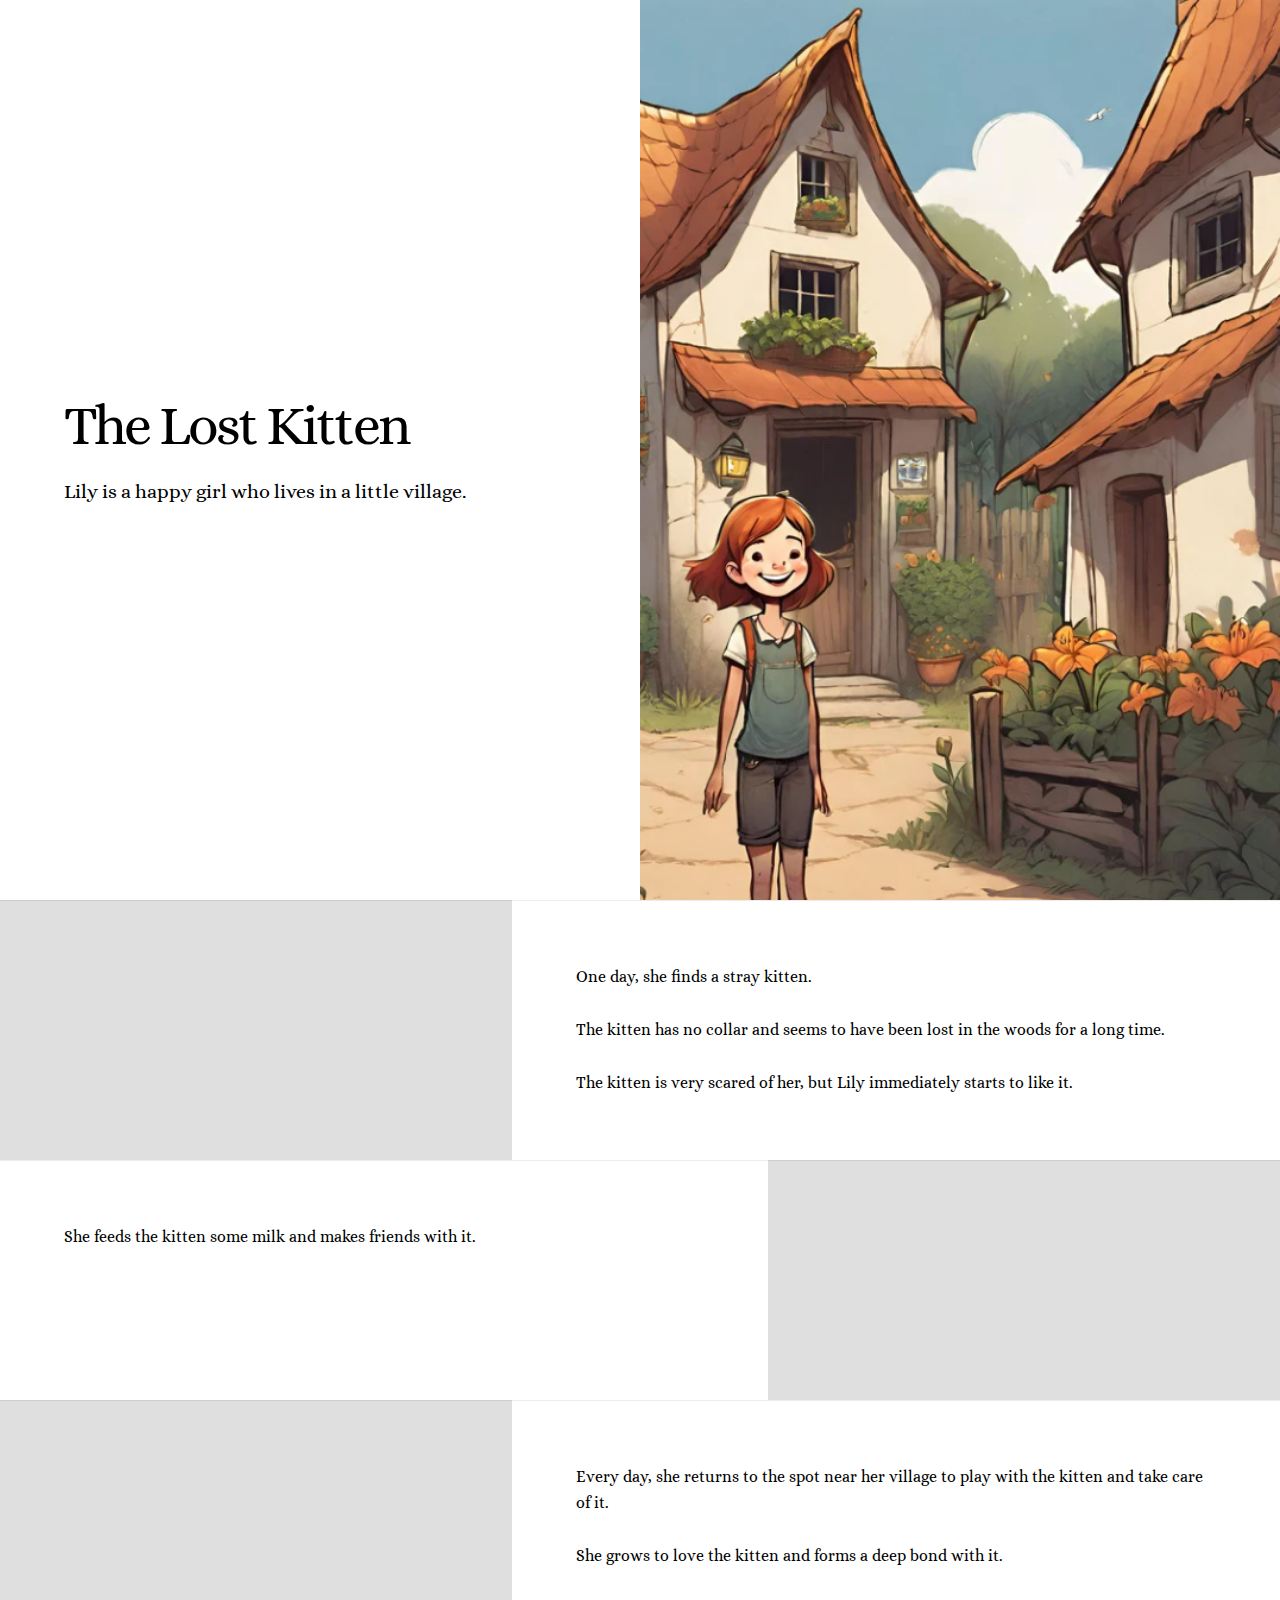
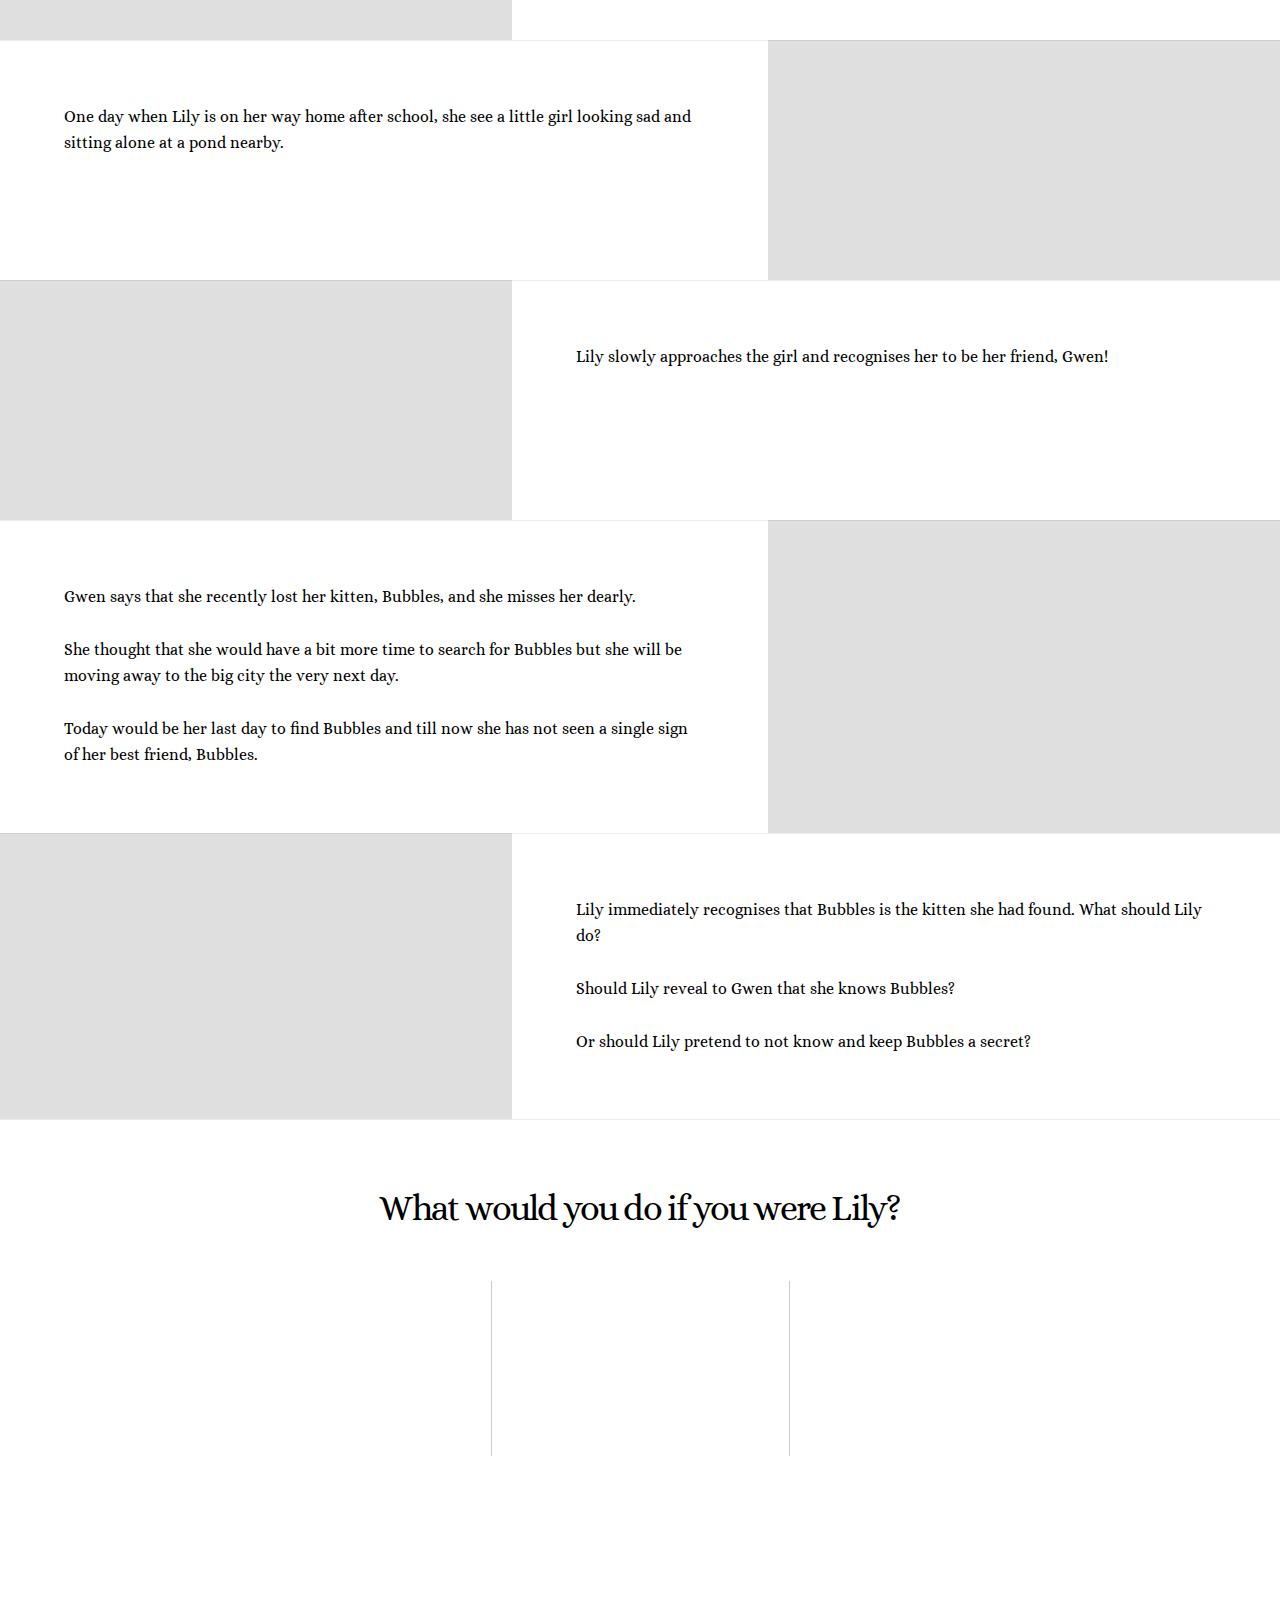
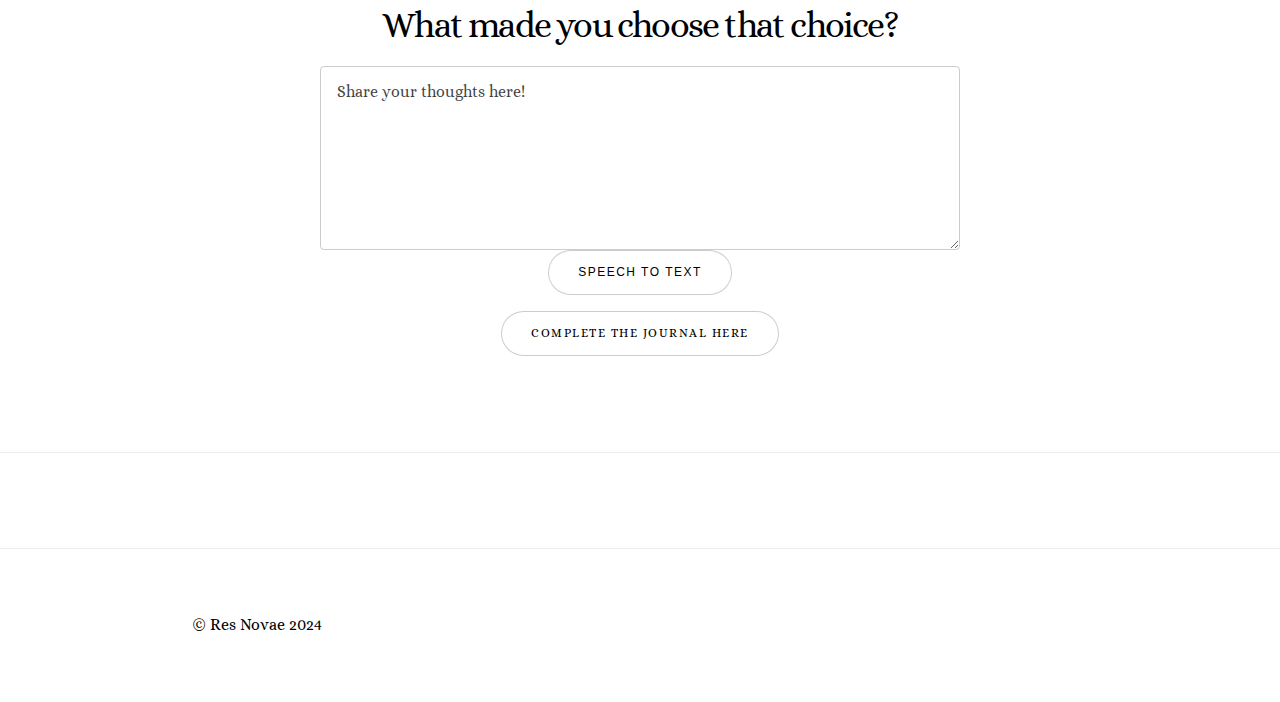
<file: kitten.html>
<!DOCTYPE html>
<html>
  <head>
    <title>Critical Crossroads</title>
    <meta charset="utf-8" />
    <meta
      name="viewport"
      content="width=device-width, initial-scale=1, user-scalable=no"
    />
    <link rel="stylesheet" href="html5up-story/assets/css/main.css" />
    <noscript
      ><link rel="stylesheet" href="html5up-story/assets/css/noscript.css"
    /></noscript>
  </head>
  <body class="is-preload">
    <!-- Wrapper -->
    <div id="wrapper" class="divided">
      <!-- One -->
      <section
        class="banner style1 orient-left content-align-left image-position-right fullscreen"
      >
        <div class="content">
          <h1>The Lost Kitten</h1>
          <p class="major" id="para1">
            Lily is a happy girl who lives in a little village.
          </p>
        </div>
        <div class="image">
          <img src="lostkitten/lostkitten1.png" alt="" />
        </div>
      </section>

      <!-- Two -->
      <section
        class="spotlight style1 orient-right content-align-left image-position-center onscroll-image-fade-in"
        id="first"
      >
        <div class="content">
          <p id="para2">
            One day, she finds a stray kitten.
            <br /><br />The kitten has no collar and seems to have been lost in
            the woods for a long time.

            <br /><br />The kitten is very scared of her, but Lily immediately
            starts to like it.
          </p>
        </div>
        <div class="image">
          <img src="lostkitten/lostkitten2.png" alt="" />
        </div>
      </section>

      <!-- Three -->
      <section
        class="spotlight style1 orient-left content-align-left image-position-center onscroll-image-fade-in"
      >
        <div class="content">
          <p id="para3">
            She feeds the kitten some milk and makes friends with it.
          </p>
        </div>
        <div class="image">
          <img src="lostkitten/lostkitten3.png" alt="" />
        </div>
      </section>

      <!-- Four -->
      <section
        class="spotlight style1 orient-right content-align-left image-position-center onscroll-image-fade-in"
      >
        <div class="content">
          <p id="para4">
            Every day, she returns to the spot near her village to play with the
            kitten and take care of it.
            <br /><br />
            She grows to love the kitten and forms a deep bond with it.
          </p>
        </div>
        <div class="image">
          <img src="lostkitten/lostkitten4.png" alt="" />
        </div>
      </section>

      <section
        class="spotlight style1 orient-left content-align-left image-position-center onscroll-image-fade-in"
      >
        <div class="content">
          <p id="para5">
            One day when Lily is on her way home after school, she see a little
            girl looking sad and sitting alone at a pond nearby.
          </p>
        </div>
        <div class="image">
          <img src="lostkitten/lostkitten5.png" alt="" />
        </div>
      </section>
      <section
        class="spotlight style1 orient-right content-align-left image-position-center onscroll-image-fade-in"
      >
        <div class="content">
          <p id="para6">
            Lily slowly approaches the girl and recognises her to be her friend,
            Gwen!
          </p>
        </div>
        <div class="image">
          <img src="lostkitten/lostkitten6.png" alt="" />
        </div>
      </section>
      <section
        class="spotlight style1 orient-left content-align-left image-position-center onscroll-image-fade-in"
      >
        <div class="content">
          <p id="para7">
            Gwen says that she recently lost her kitten, Bubbles, and she misses
            her dearly.
            <br /><br />
            She thought that she would have a bit more time to search for
            Bubbles but she will be moving away to the big city the very next
            day. <br /><br />
            Today would be her last day to find Bubbles and till now she has not
            seen a single sign of her best friend, Bubbles.
          </p>
        </div>
        <div class="image">
          <img src="lostkitten/lostkitten7.png" alt="" />
        </div>
      </section>
      <section
        class="spotlight style1 orient-right content-align-left image-position-center onscroll-image-fade-in"
      >
        <div class="content">
          <p id="para8">
            Lily immediately recognises that Bubbles is the kitten she had
            found. What should Lily do?
            <br /><br />
            Should Lily reveal to Gwen that she knows Bubbles?
            <br /><br />
            Or should Lily pretend to not know and keep Bubbles a secret?
          </p>
        </div>
        <div class="image">
          <img src="lostkitten/lostkitten9.png" alt="" />
        </div>
      </section>

      <!-- Six -->
      <form id="submit-form" method="post">
        <section class="wrapper style1 align-center">
          <div class="inner">
            <h2>What would you do if you were Lily?</h2>
            <div class="items style1 medium onscroll-fade-in">
              <section>
                <p>
                  I will reveals that I knows Bubbles and risk never seeing
                  Bubbles again.
                </p>

                <input
                  type="radio"
                  id="choice-1"
                  name="choice-button"
                  value="choice-1"
                  checked
                />
                <label for="choice-1">Select Choice</label>
              </section>
              <section>
                <p>I will keep Bubbles a secret.</p>
                <input
                  type="radio"
                  id="choice-2"
                  name="choice-button"
                  value="choice-2"
                />
                <label for="choice-2">Select Choice</label>
              </section>
              <section>
                <p>I will make my own ending.</p>
                <input
                  type="radio"
                  id="choice-3"
                  name="choice-button"
                  value="choice-3"
                />
                <label for="choice-3">Select Choice</label>
              </section>
            </div>
          </div>
        </section>

        <!-- Seven -->
        <section class="wrapper style1 align-center">
          <div class="inner medium">
            <h2>What made you choose that choice?</h2>
            <div class="fields">
              <div class="field">
                <textarea
                  name="choice_input"
                  id="message"
                  rows="6"
                  placeholder="Share your thoughts here!"
                ></textarea>
                <button id="speechButton">Speech to text</button>
              </div>
            </div>
            <ul class="actions special">
              <li>
                <input
                  type="submit"
                  name="choice_submission"
                  id="submit-journal"
                  value="Complete the journal here"
                />
              </li>
            </ul>
          </div>
        </section>
      </form>
      <section class="wrapper style1 align-center">
        <div class="inner" id="conclusion"></div>
      </section>

      <!-- Footer -->
      <footer class="wrapper style1 content-align-left">
        <div class="inner">
          <p>&copy; Res Novae 2024</p>
        </div>
      </footer>
    </div>

    <!-- Scripts -->
    <script src="html5up-story/assets/js/jquery.min.js"></script>
    <script src="html5up-story/assets/js/jquery.scrollex.min.js"></script>
    <script src="html5up-story/assets/js/jquery.scrolly.min.js"></script>
    <script src="html5up-story/assets/js/browser.min.js"></script>
    <script src="html5up-story/assets/js/breakpoints.min.js"></script>
    <script src="html5up-story/assets/js/util.js"></script>
    <script src="html5up-story/assets/js/main.js"></script>
    <script src="https://ajax.googleapis.com/ajax/libs/jquery/3.5.1/jquery.min.js"></script>
    <script>
      document.addEventListener("DOMContentLoaded", function () {
        // Get the container

        // Get the button
        var submitForm = document.getElementById("submit-form");

        submitForm.addEventListener("submit", function (event) {
          event.preventDefault();
          var formData = new FormData(event.target);
          var choice = "";
          for (const [key, value] of formData.entries()) {
            if (key == "choice-button") {
              choice = value;
            }
          }

          if (choice === "choice-1" || choice === "choice-2") {
            var container = document.getElementById("conclusion");
            // Create h2 element
            var conclusionTitle = document.createElement("h1");
            conclusionTitle.textContent = "Conclusion";

            // Create img element
            var imgDiv = document.createElement("div");
            var img = document.createElement("img");
            if (choice === "choice-1") {
              img.src = "lostkitten/lostkitten10.png";
            } else if (choice === "choice-2") {
              img.src = "lostkitten/lostkitten11.png";
            }
            img.alt = "alt";
            imgDiv.classList.add("image");
            imgDiv.classList.add("fit");
            imgDiv.appendChild(img);

            // Create the body element
            var conclusionHeader = document.createElement("h2");
            var conclusionBody = document.createElement("div");
            if (choice === "choice-1") {
              conclusionHeader.textContent = "Reveal Bubbles";
              conclusionBody.innerHTML =
                "Lily asks Gwen to wait there and leaves to find Bubbles.<br/><br/>She brings Bubbles to Gwen whose eyes are filled with tears of joy.<br/><br/>Seeing Gwen, Bubbles jumps into Gwen's arms.<br/><br/>Bubbles may be leaving the village along with Gwen, but nothing is truly lost.<br/><br/>The memories she and Bubbles shared will always remain close to her heart.";
            } else if (choice == "choice-2") {
              conclusionHeader.textContent = "Keep Bubbles a secret";
              conclusionBody.innerHTML =
                "As Lily and Bubbles both rest on the grass, Lily feels a tug on her heart as she thinks about how Gwen looked when she left.<br/><br/>She felt sad at having hidden the truth about Bubbles from her.<br/><br/>Would she ever be able to meet Gwen again and ask for her forgiveness for the choice she made?<br/><br/>Only time will tell but Lily had a feeling that the warmth of her newfound friend beside her would give her the courage when that time does come.Lily and Bubbles both rest on the grass.";
            }

            var hr = document.createElement("hr");

            var postStoryQuestionsUL = document.createElement("ul");
            var questions = [
              "Would keeping Bubbles a secret be a form of lying?",
              "Would you lie for something good? Why or why not?",
              "How would you feel if you found out you were lied to?",
            ];
            for (var i = 0; i  questions.length; i++) {
              var li = document.createElement("li");
              li.textContent = questions[i];
              postStoryQuestionsUL.appendChild(li);
            }

            // Append the elements to container
            container.appendChild(conclusionTitle);
            container.appendChild(imgDiv);
            container.appendChild(conclusionHeader);
            container.appendChild(conclusionBody);
            container.appendChild(hr);
            container.appendChild(postStoryQuestionsUL);
          }
          document.getElementById("submit-journal").remove();
        });
      });
    </script>
    <script>
      $(document).ready(function () {
        $("#submit-form").on("submit", function (e) {
          e.preventDefault(); // Prevent the default form submission

          var dataString = $(this).serialize();

          $.ajax({
            type: "POST",
            url: "https://formspree.io/f/xkndpjgo", // Replace with your FormSubmit endpoint
            data: dataString,
            cache: false,
          });
        });
      });
    </script>
    <script>
      // Function to start speech synthesis
      function startSpeech(text) {
        const speech = new SpeechSynthesisUtterance(text);
        speechSynthesis.speak(speech);
      }

      // Function to stop speech synthesis
      function stopSpeech() {
        speechSynthesis.cancel();
      }

      // Intersection Observer configuration
      const options = {
        root: null,
        rootMargin: "0px",
        threshold: 1.0, // Change this threshold value according to your requirement
      };

      // Callback function to handle intersection changes
      function handleIntersection(entries, observer) {
        entries.forEach((entry) = {
          if (entry.isIntersecting) {
            // Start speech when the div enters the viewport
            startSpeech(entry.target.innerText);
          } else {
            // Stop speech when the div leaves the viewport
            stopSpeech();
          }
        });
      }

      // Create Intersection Observer instance
      const observer = new IntersectionObserver(handleIntersection, options);

      // Target the div
      const targetDivs = document.querySelectorAll(
        "#para1, #para2, #para3, #para4, #para5, #para6, #para7, #para8"
      );

      // Start observing the div
      targetDivs.forEach((div) => {
        observer.observe(div);
      });
    </script>
    <script>
      const speechButton = document.getElementById("speechButton");
      const speechInput = document.getElementById("message");
      let recognition = null;
      let isListening = false;

      function startSpeechRecognition() {
        if (!("webkitSpeechRecognition" in window)) {
          speechInput.value =
            "Your browser does not support speech recognition.";
          return;
        }

        recognition = new webkitSpeechRecognition();
        recognition.continuous = true;
        recognition.interimResults = false;
        recognition.lang = "en-US";

        recognition.onstart = function () {
          speechInput.value = "Listening...";
          isListening = true;
        };

        recognition.onresult = function (event) {
          speechInput.value = event.results[0][0].transcript;
        };

        recognition.onerror = function (event) {
          speechInput.value = "Error occurred in recognition: " + event.error;
        };

        recognition.start();
      }

      speechButton.addEventListener("click", (event) => {
        event.preventDefault();
        if (isListening) {
          recognition.stop();
          speechButton.textContent = "Start Speech Recognition";
          isListening = false;
        } else {
          startSpeechRecognition();
          speechButton.textContent = "Stop Speech Recognition";
        }
      });
    </script>
  </body>
</html>
</file>
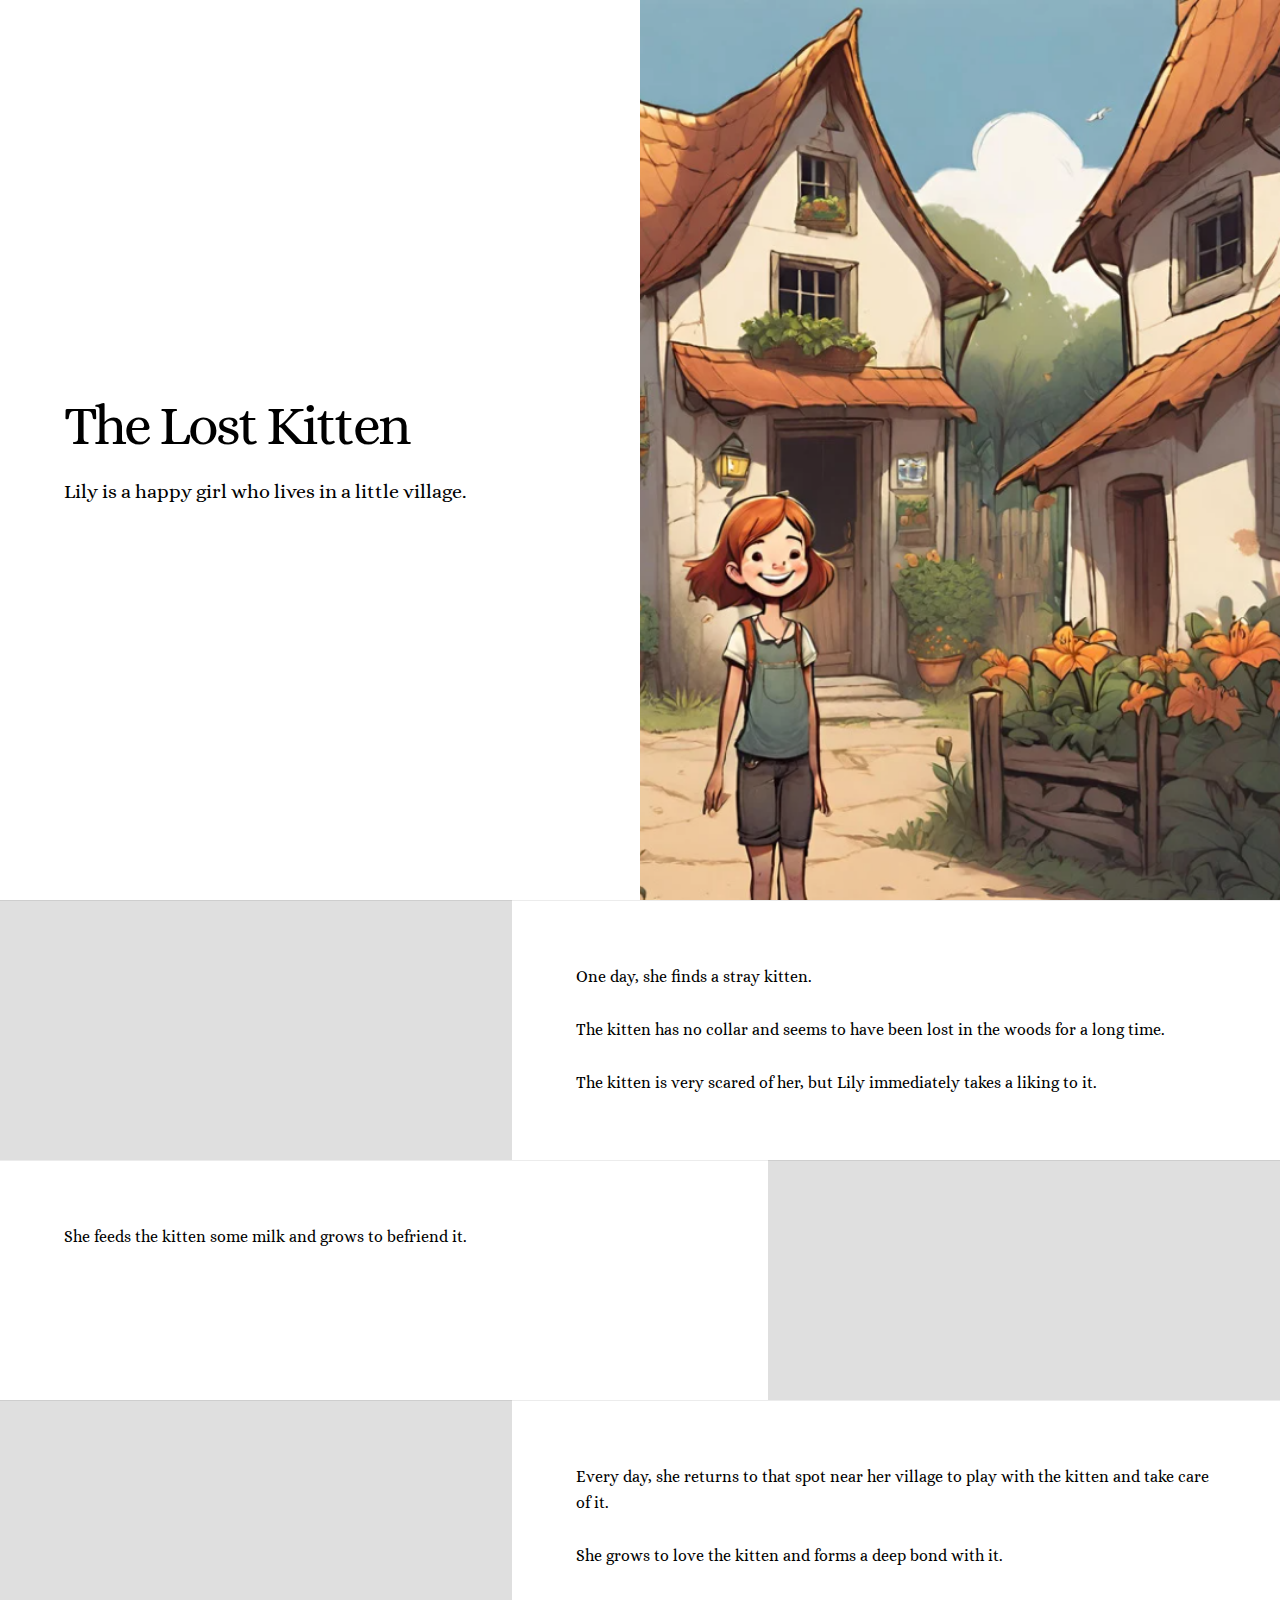
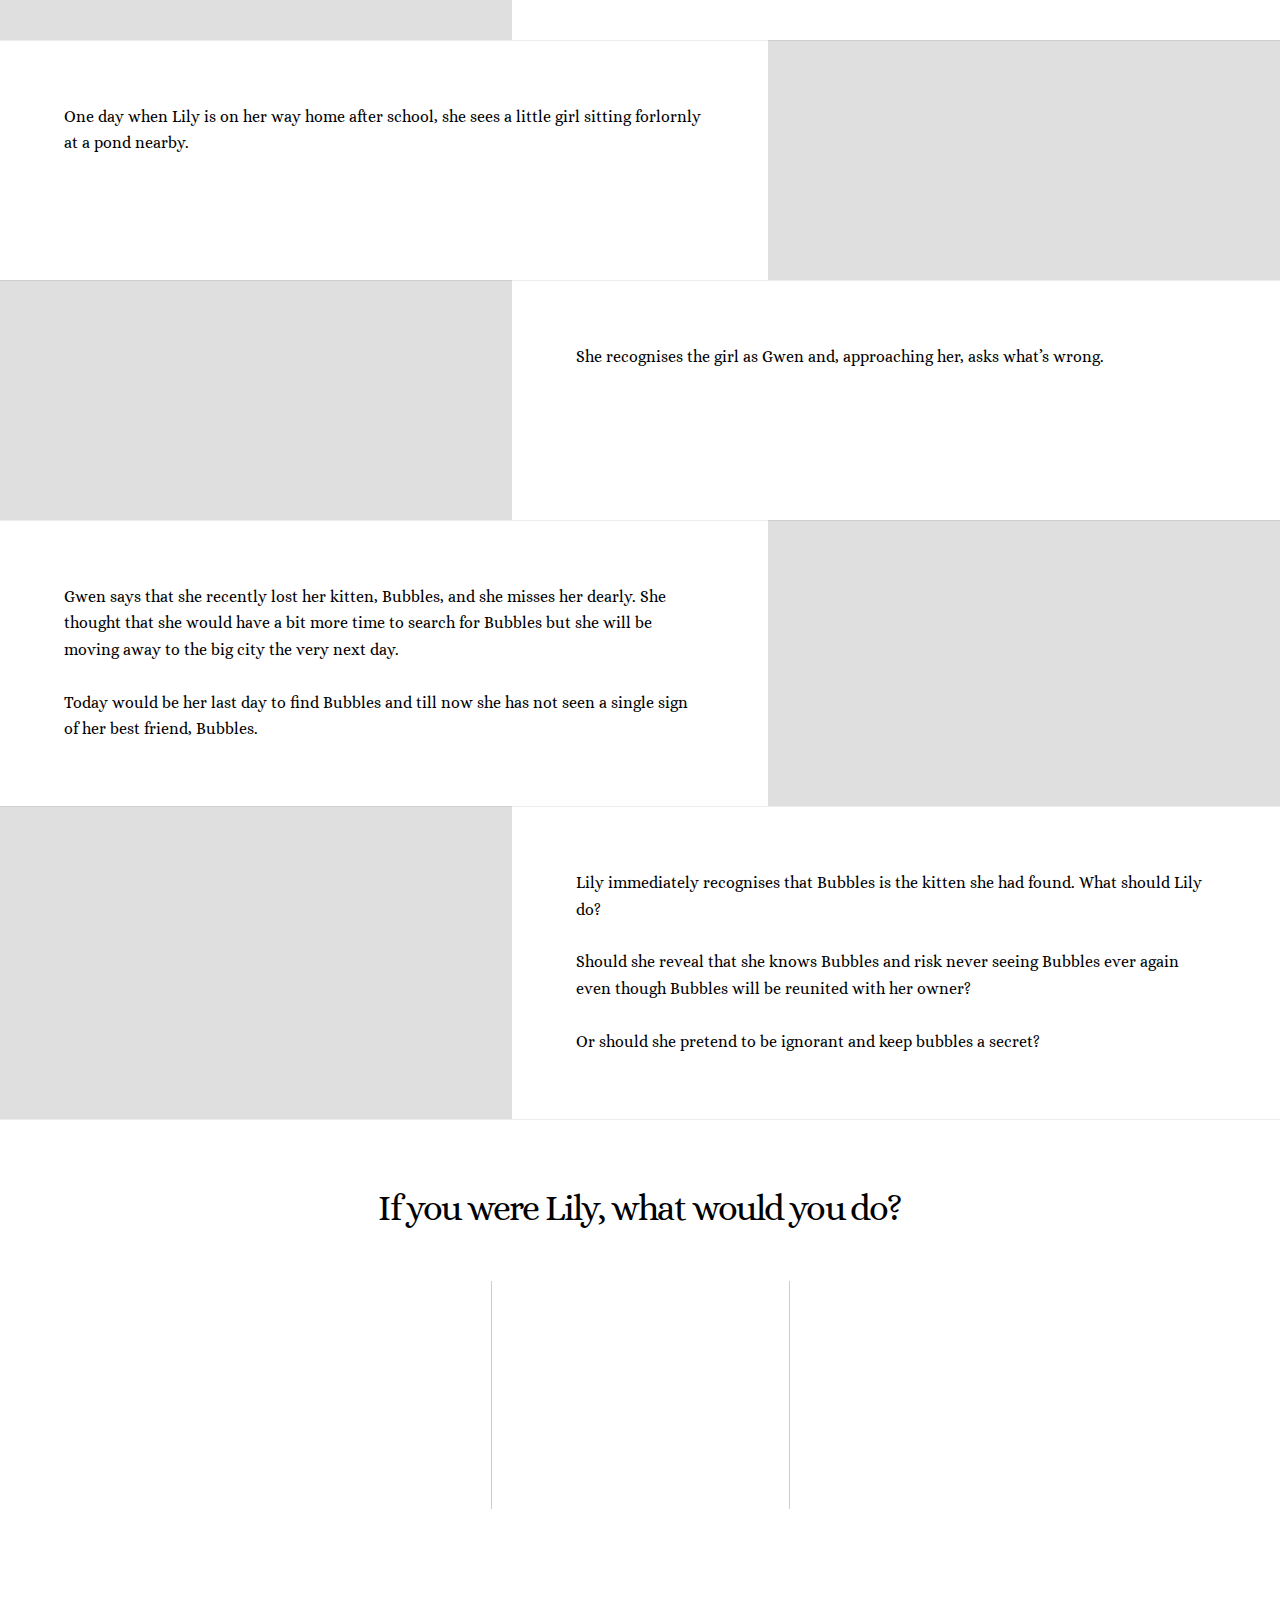
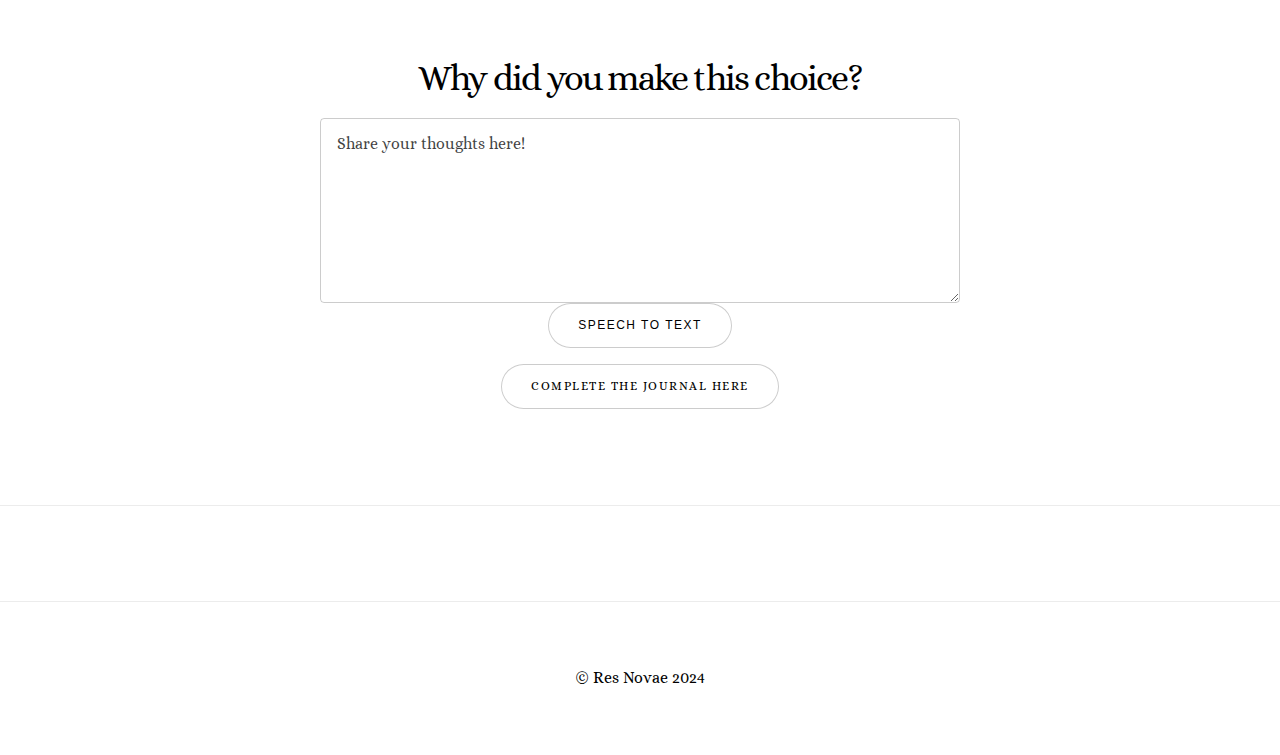
<file: story.html>
<!DOCTYPE html>
<html>
  <head>
    <title>Critical Crossroads</title>
    <meta charset="utf-8" />
    <meta
      name="viewport"
      content="width=device-width, initial-scale=1, user-scalable=no"
    />
    <link rel="stylesheet" href="html5up-story/assets/css/main.css" />
    <noscript
      ><link rel="stylesheet" href="html5up-story/assets/css/noscript.css"
    /></noscript>
  </head>
  <body class="is-preload">
    <!-- Wrapper -->
    <div id="wrapper" class="divided">
      <!-- One -->
      <section
        class="banner style1 orient-left content-align-left image-position-right fullscreen"
      >
        <div class="content">
          <h1>The Lost Kitten</h1>
          <p class="major" id="para1">
            Lily is a happy girl who lives in a little village.
          </p>
        </div>
        <div class="image">
          <img src="lostkitten/lostkitten1.png" alt="" />
        </div>
      </section>

      <!-- Two -->
      <section
        class="spotlight style1 orient-right content-align-left image-position-center onscroll-image-fade-in"
        id="first"
      >
        <div class="content">
          <p id="para2">
            One day, she finds a stray kitten.
            <br /><br />The kitten has no collar and seems to have been lost in
            the woods for a long time.

            <br /><br />The kitten is very scared of her, but Lily immediately
            takes a liking to it.
          </p>
        </div>
        <div class="image">
          <img src="lostkitten/lostkitten2.png" alt="" />
        </div>
      </section>

      <!-- Three -->
      <section
        class="spotlight style1 orient-left content-align-left image-position-center onscroll-image-fade-in"
      >
        <div class="content">
          <p id="para3">
            She feeds the kitten some milk and grows to befriend it.
          </p>
        </div>
        <div class="image">
          <img src="lostkitten/lostkitten3.png" alt="" />
        </div>
      </section>

      <!-- Four -->
      <section
        class="spotlight style1 orient-right content-align-left image-position-center onscroll-image-fade-in"
      >
        <div class="content">
          <p id="para4">
            Every day, she returns to that spot near her village to play with
            the kitten and take care of it.<br /><br />
            She grows to love the kitten and forms a deep bond with it.
          </p>
        </div>
        <div class="image">
          <img src="lostkitten/lostkitten4.png" alt="" />
        </div>
      </section>

      <section
        class="spotlight style1 orient-left content-align-left image-position-center onscroll-image-fade-in"
      >
        <div class="content">
          <p id="para5">
            One day when Lily is on her way home after school, she sees a little
            girl sitting forlornly at a pond nearby.
          </p>
        </div>
        <div class="image">
          <img src="lostkitten/lostkitten5.png" alt="" />
        </div>
      </section>
      <section
        class="spotlight style1 orient-right content-align-left image-position-center onscroll-image-fade-in"
      >
        <div class="content">
          <p id="para6">
            She recognises the girl as Gwen and, approaching her, asks what’s
            wrong.
          </p>
        </div>
        <div class="image">
          <img src="lostkitten/lostkitten6.png" alt="" />
        </div>
      </section>
      <section
        class="spotlight style1 orient-left content-align-left image-position-center onscroll-image-fade-in"
      >
        <div class="content">
          <p id="para7">
            Gwen says that she recently lost her kitten, Bubbles, and she misses
            her dearly. She thought that she would have a bit more time to
            search for Bubbles but she will be moving away to the big city the
            very next day. <br /><br />
            Today would be her last day to find Bubbles and till now she has not
            seen a single sign of her best friend, Bubbles.
          </p>
        </div>
        <div class="image">
          <img src="lostkitten/lostkitten7.png" alt="" />
        </div>
      </section>
      <section
        class="spotlight style1 orient-right content-align-left image-position-center onscroll-image-fade-in"
      >
        <div class="content">
          <p id="para8">
            Lily immediately recognises that Bubbles is the kitten she had
            found. What should Lily do? <br /><br />
            Should she reveal that she knows Bubbles and risk never seeing
            Bubbles ever again even though Bubbles will be reunited with her
            owner? <br /><br />Or should she pretend to be ignorant and keep
            bubbles a secret?
          </p>
        </div>
        <div class="image">
          <img src="lostkitten/lostkitten9.png" alt="" />
        </div>
      </section>

      <!-- Six -->
      <form id="submit-form" method="post">
        <section class="wrapper style1 align-center">
          <div class="inner">
            <h2>If you were Lily, what would you do?</h2>
            <div class="items style1 medium onscroll-fade-in">
              <section>
                <p>
                  I will reveals that I knows Bubbles and risk never seeing
                  Bubbles again even though Bubbles will not be reunited with me
                  again.
                </p>

                <input
                  type="radio"
                  id="choice-1"
                  name="choice-button"
                  value="choice-1"
                  checked
                />
                <label for="choice-1">Select Choice</label>
              </section>
              <section>
                <p>I pretend to be ignorant and keep Bubbles a secret.</p>
                <input
                  type="radio"
                  id="choice-2"
                  name="choice-button"
                  value="choice-2"
                />
                <label for="choice-2">Select Choice</label>
              </section>
              <section>
                <p>I will make my own ending.</p>
                <input
                  type="radio"
                  id="choice-3"
                  name="choice-button"
                  value="choice-3"
                />
                <label for="choice-3">Select Choice</label>
              </section>
            </div>
          </div>
        </section>

        <!-- Seven -->
        <section class="wrapper style1 align-center">
          <div class="inner medium">
            <h2>Why did you make this choice?</h2>
            <div class="fields">
              <div class="field">
                <textarea
                  name="choice_input"
                  id="message"
                  rows="6"
                  placeholder="Share your thoughts here!"
                ></textarea>
                <button id="speechButton">Speech to text</button>
              </div>
            </div>
            <ul class="actions special">
              <li>
                <input
                  type="submit"
                  name="choice_submission"
                  id="submit-journal"
                  value="Complete the journal here"
                />
              </li>
            </ul>
          </div>
        </section>
      </form>
      <section class="wrapper style1 align-center">
        <div class="inner" id="conclusion"></div>
      </section>

      <!-- Footer -->
      <footer class="wrapper style1 align-center">
        <div class="inner">
          <p>&copy; Res Novae 2024</p>
        </div>
      </footer>
    </div>

    <!-- Scripts -->
    <script src="html5up-story/assets/js/jquery.min.js"></script>
    <script src="html5up-story/assets/js/jquery.scrollex.min.js"></script>
    <script src="html5up-story/assets/js/jquery.scrolly.min.js"></script>
    <script src="html5up-story/assets/js/browser.min.js"></script>
    <script src="html5up-story/assets/js/breakpoints.min.js"></script>
    <script src="html5up-story/assets/js/util.js"></script>
    <script src="html5up-story/assets/js/main.js"></script>
    <script src="https://ajax.googleapis.com/ajax/libs/jquery/3.5.1/jquery.min.js"></script>
    <script>
      document.addEventListener("DOMContentLoaded", function () {
        // Get the container

        // Get the button
        var submitForm = document.getElementById("submit-form");

        submitForm.addEventListener("submit", function (event) {
          event.preventDefault();
          var formData = new FormData(event.target);
          var choice = "";
          for (const [key, value] of formData.entries()) {
            if (key == "choice-button") {
              choice = value;
            }
          }

          if (choice === "choice-1" || choice === "choice-2") {
            var container = document.getElementById("conclusion");
            // Create h2 element
            var conclusionTitle = document.createElement("h1");
            conclusionTitle.textContent = "Conclusion";

            // Create img element
            var imgDiv = document.createElement("div");
            var img = document.createElement("img");
            if (choice === "choice-1") {
              img.src = "lostkitten/lostkitten10.png";
            } else if (choice === "choice-2") {
              img.src = "lostkitten/lostkitten11.png";
            }
            img.alt = "alt";
            imgDiv.classList.add("image");
            imgDiv.classList.add("fit");
            imgDiv.appendChild(img);

            // Create the body element
            var conclusionHeader = document.createElement("h2");
            var conclusionBody = document.createElement("p");
            if (choice === "choice-1") {
              conclusionHeader.textContent = "Reveal Bubbles";
              conclusionBody.innerHTML =
                "Lily asks Gwen to wait there and leaves to find Bubbles.<br>She brings Bubbles to Gwen whose eyes well up with tears of joy.<br>Seeing her owner, Bubbles’ usually reserved demeanor shatters and she jumps into Gwen’s arms.<br>Seeing the two companions reunited, Lily feels a small smile come to her face and senses that things will be alright.<br>Bubbles may be leaving the village along with Gwen, but nothing is truly lost.<br>The memories she and Bubbles shared will always remain close to her heart.<br>All precious memories will converge and flow down the river of life towards eternity.";
            } else if (choice == "choice-2") {
              conclusionHeader.textContent = "Keep Bubbles a secret";
              conclusionBody.innerHTML =
                "Lily looks away slightly and says softly that she has not seen Bubbles but would be sure to keep a lookout for her.<br>Gwen looks at her with puffy eyes and gives a small smile - thanking Lily for listening to her.<br>Lily spends some more time giving Gwen company before they return home.<br>The next day Gwen and her family leave the village...<br>Lily finds Bubbles again and decides to adopt her.<br>As they both rest on the grass watching the sunset in the distance, Lily feels a tug on her heart as she thinks about Gwen looking forlorn yesterday.<br>She did not know Gwen so well but she still felt sad at having hidden the truth about Bubbles from her.<br>Would she ever be able to meet Gwen again and beg for her forgiveness for the self-serving choice she made?<br>Only time will tell but Lily had a feeling that the warmth of her newfound friend beside her would give her the courage when that time does come.";
            }

            var postStoryQuestionsUL = document.createElement("ul");
            var questions = [
              "Would keeping Bubbles a secret be a form of lying?",
              "Would you lie for something good? Why or why not?",
              "How would you feel if you found out you were lied to?",
            ];
            for (var i = 0; i < questions.length; i++) {
              var li = document.createElement("li");
              li.textContent = questions[i];
              postStoryQuestionsUL.appendChild(li);
            }

            // Append the elements to container
            container.appendChild(conclusionTitle);
            container.appendChild(imgDiv);
            container.appendChild(conclusionHeader);
            container.appendChild(conclusionBody);
            container.appendChild(postStoryQuestionsUL);
          }
          document.getElementById("submit-journal").remove();
        });
      });
    </script>
    <script>
      $(document).ready(function () {
        $("#submit-form").on("submit", function (e) {
          e.preventDefault(); // Prevent the default form submission

          var dataString = $(this).serialize();

          $.ajax({
            type: "POST",
            url: "https://formspree.io/f/xayrjgzz", // Replace with your FormSubmit endpoint
            data: dataString,
            cache: false,
          });
        });
      });
    </script>
    <script>
      // Function to start speech synthesis
      function startSpeech(text) {
        const speech = new SpeechSynthesisUtterance(text);
        speechSynthesis.speak(speech);
      }

      // Function to stop speech synthesis
      function stopSpeech() {
        speechSynthesis.cancel();
      }

      // Intersection Observer configuration
      const options = {
        root: null,
        rootMargin: "0px",
        threshold: 1.0, // Change this threshold value according to your requirement
      };

      // Callback function to handle intersection changes
      function handleIntersection(entries, observer) {
        entries.forEach((entry) => {
          if (entry.isIntersecting) {
            // Start speech when the div enters the viewport
            startSpeech(entry.target.innerText);
          } else {
            // Stop speech when the div leaves the viewport
            stopSpeech();
          }
        });
      }

      // Create Intersection Observer instance
      const observer = new IntersectionObserver(handleIntersection, options);

      // Target the div
      const targetDivs = document.querySelectorAll(
        "#para1, #para2, #para3, #para4, #para5, #para6, #para7, #para8"
      );

      // Start observing the div
      targetDivs.forEach((div) => {
        observer.observe(div);
      });
    </script>
    <script>
      const speechButton = document.getElementById("speechButton");
      const speechInput = document.getElementById("message");
      let recognition = null;
      let isListening = false;

      function startSpeechRecognition() {
        if (!("webkitSpeechRecognition" in window)) {
          speechInput.value =
            "Your browser does not support speech recognition.";
          return;
        }

        recognition = new webkitSpeechRecognition();
        recognition.continuous = true;
        recognition.interimResults = false;
        recognition.lang = "en-US";

        recognition.onstart = function () {
          speechInput.value = "Listening...";
          isListening = true;
        };

        recognition.onresult = function (event) {
          speechInput.value = event.results[0][0].transcript;
        };

        recognition.onerror = function (event) {
          speechInput.value = "Error occurred in recognition: " + event.error;
        };

        recognition.start();
      }

      speechButton.addEventListener("click", (event) => {
        event.preventDefault();
        if (isListening) {
          recognition.stop();
          speechButton.textContent = "Start Speech Recognition";
          isListening = false;
        } else {
          startSpeechRecognition();
          speechButton.textContent = "Stop Speech Recognition";
        }
      });
    </script>
  </body>
</html>
</file>
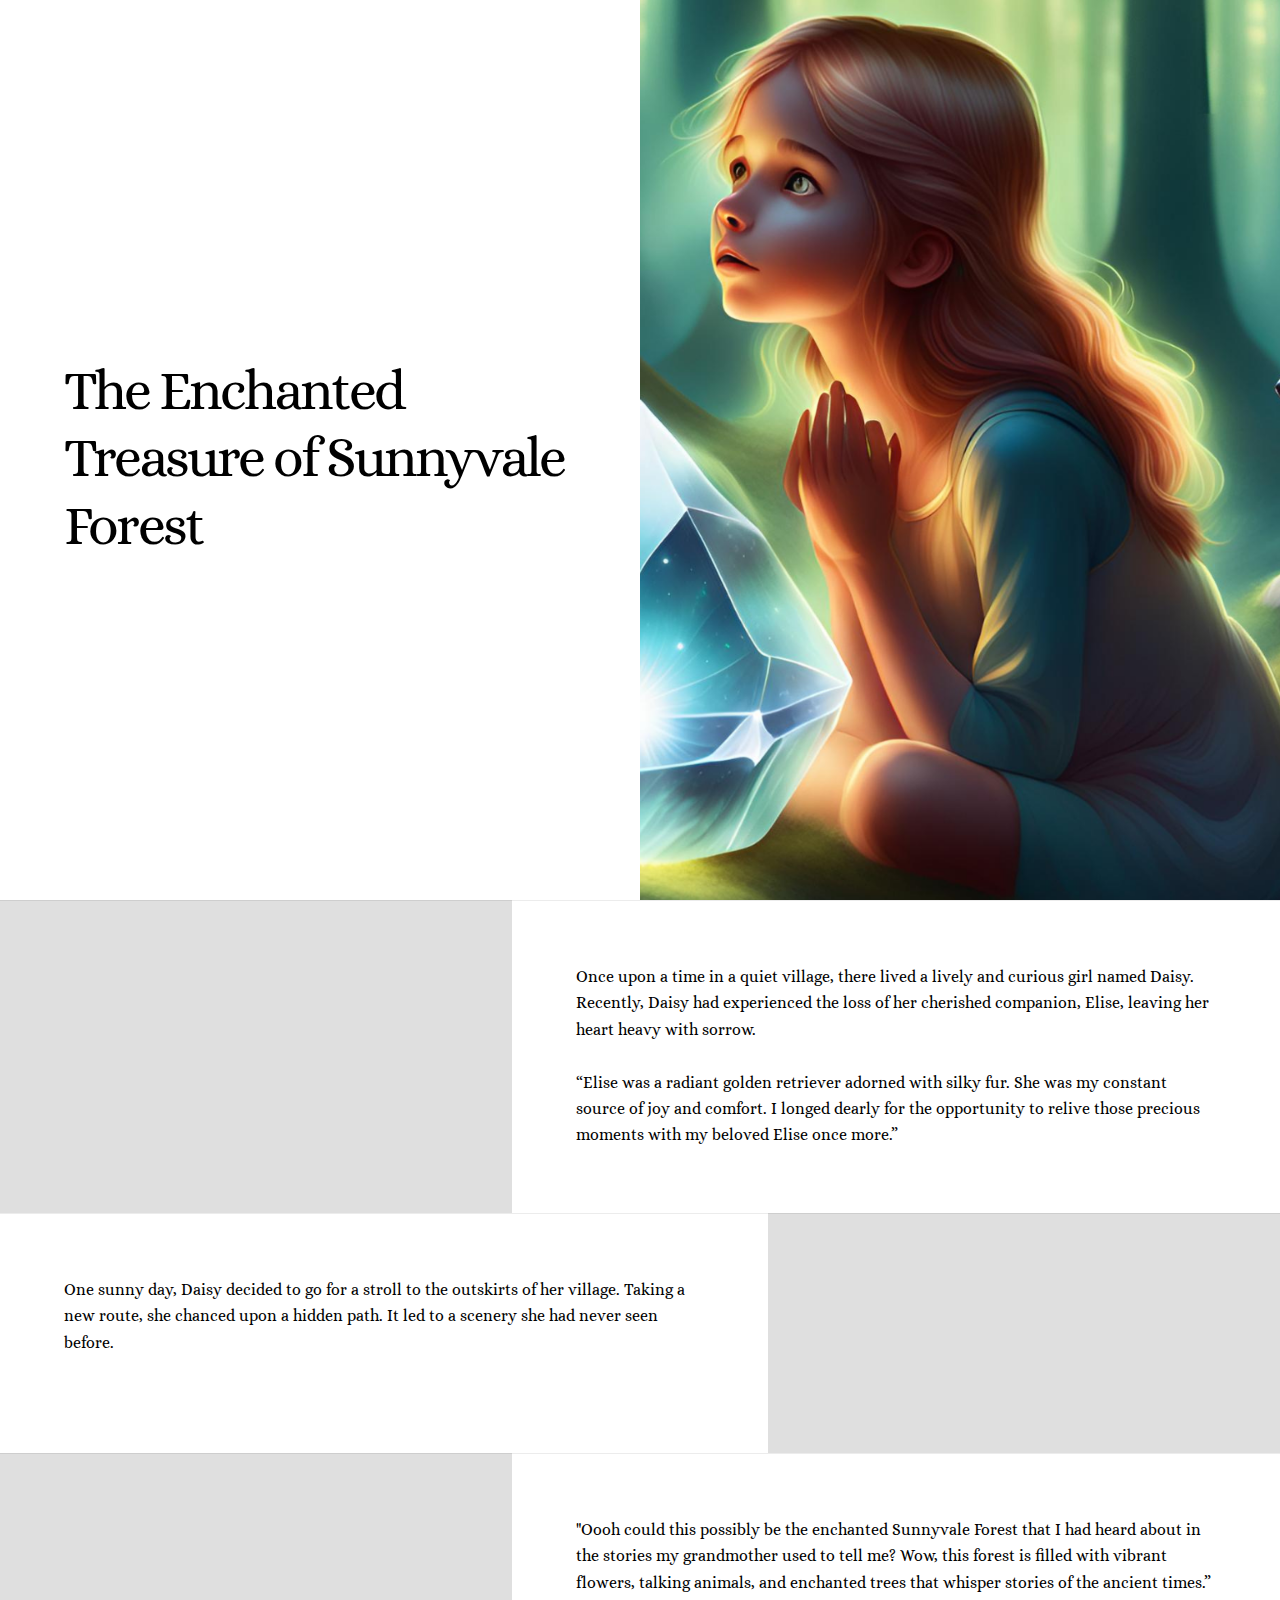
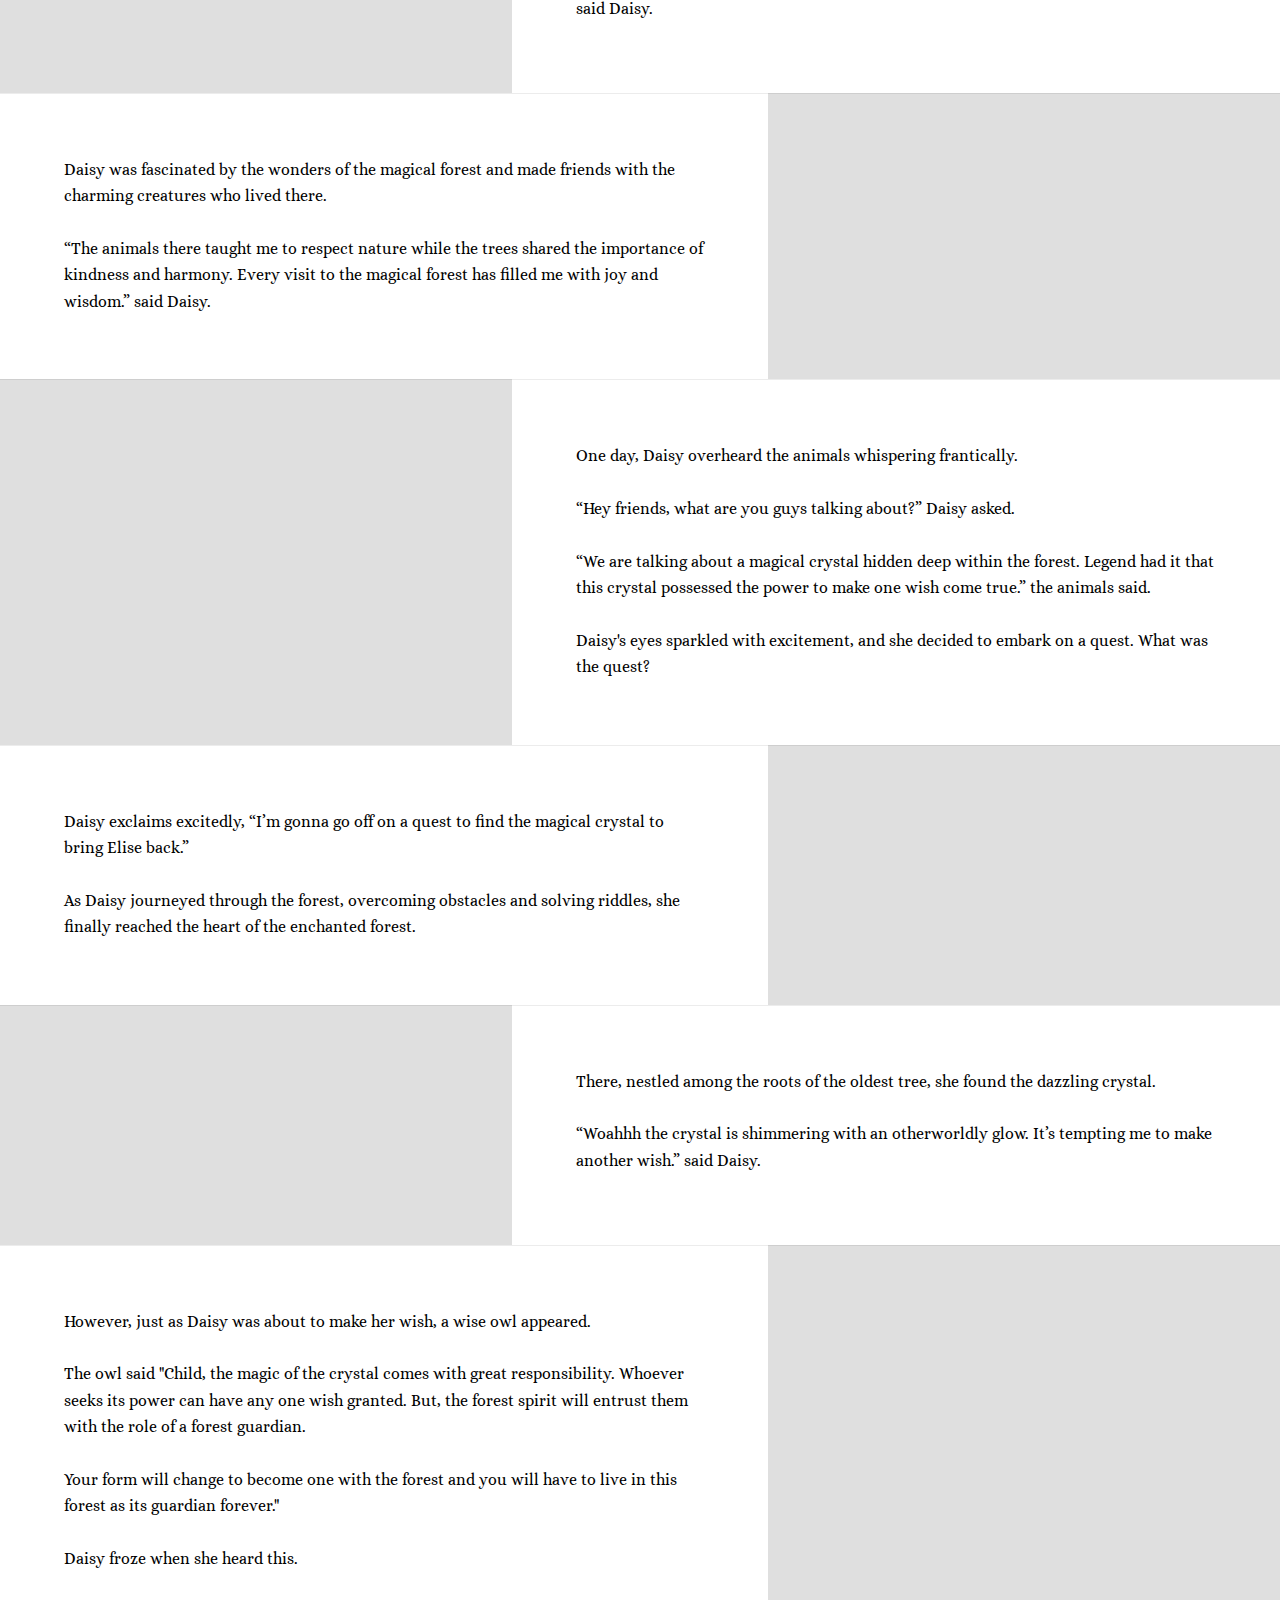
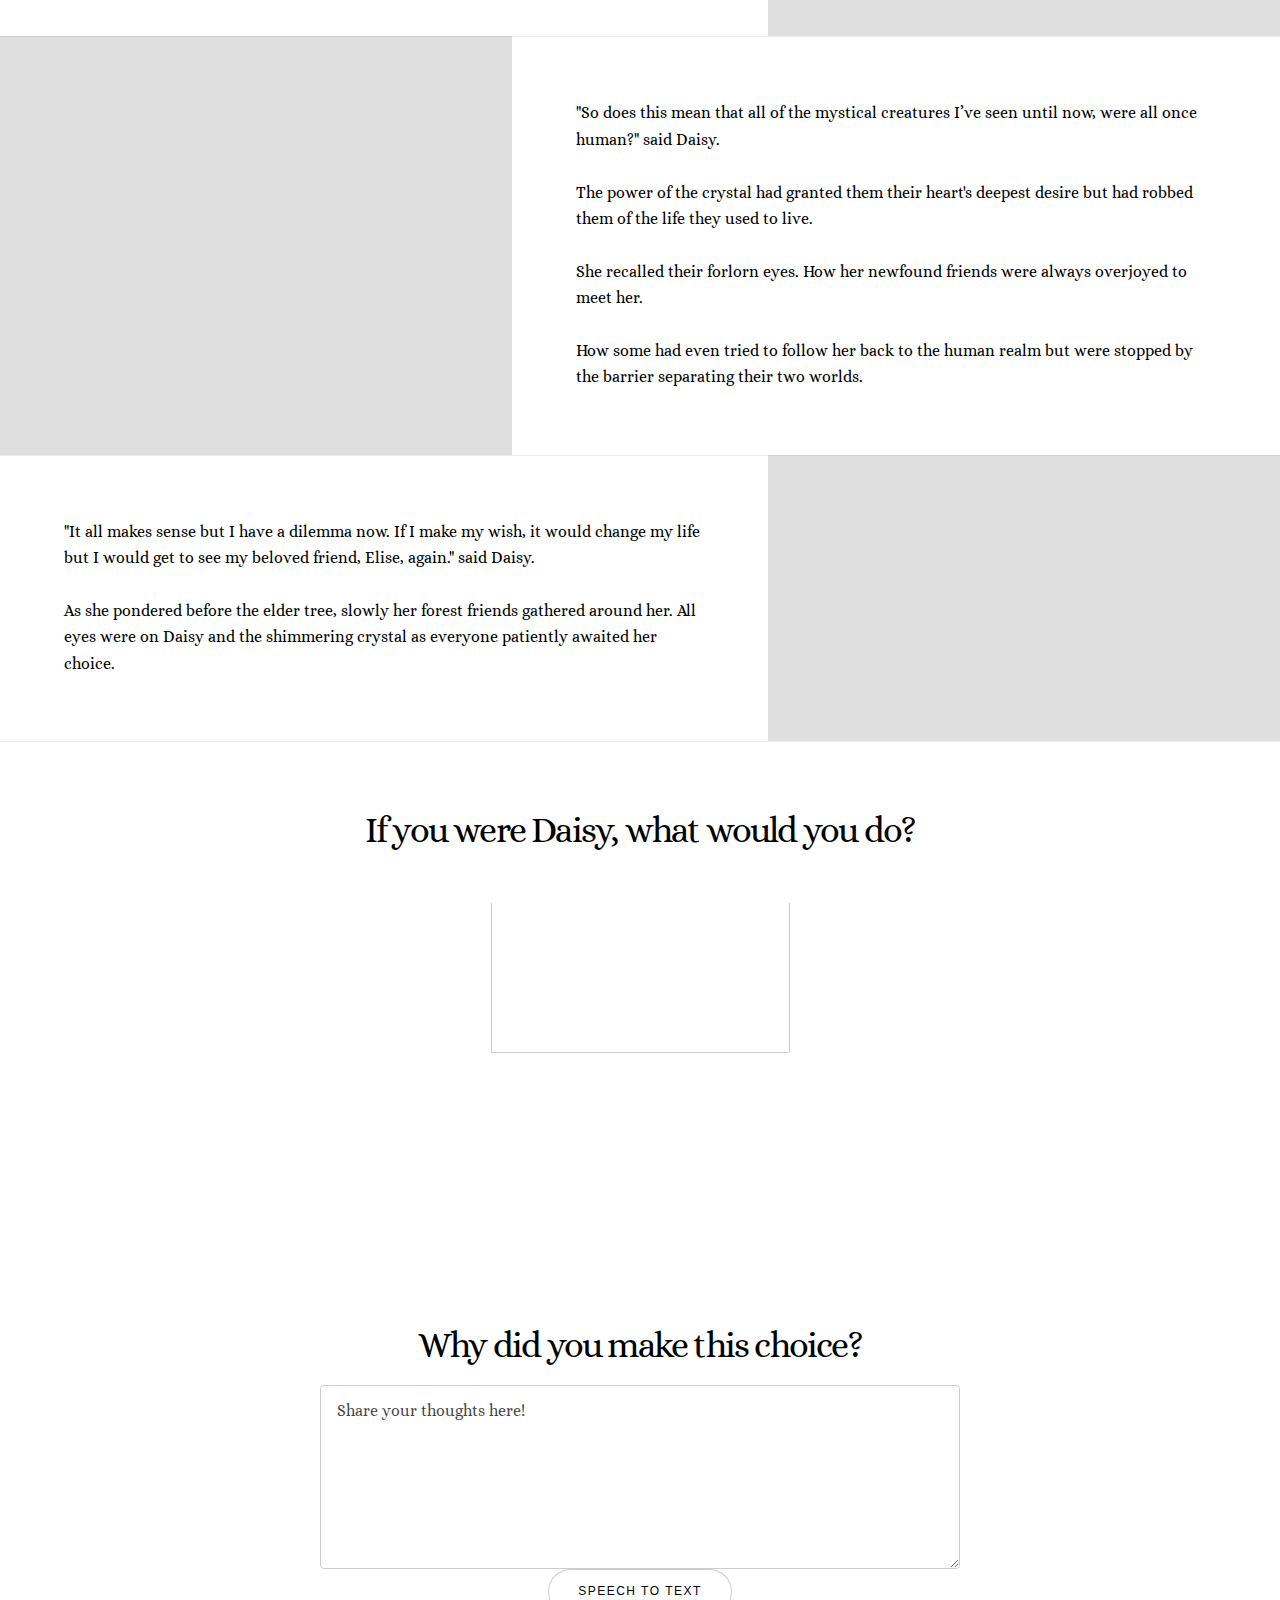
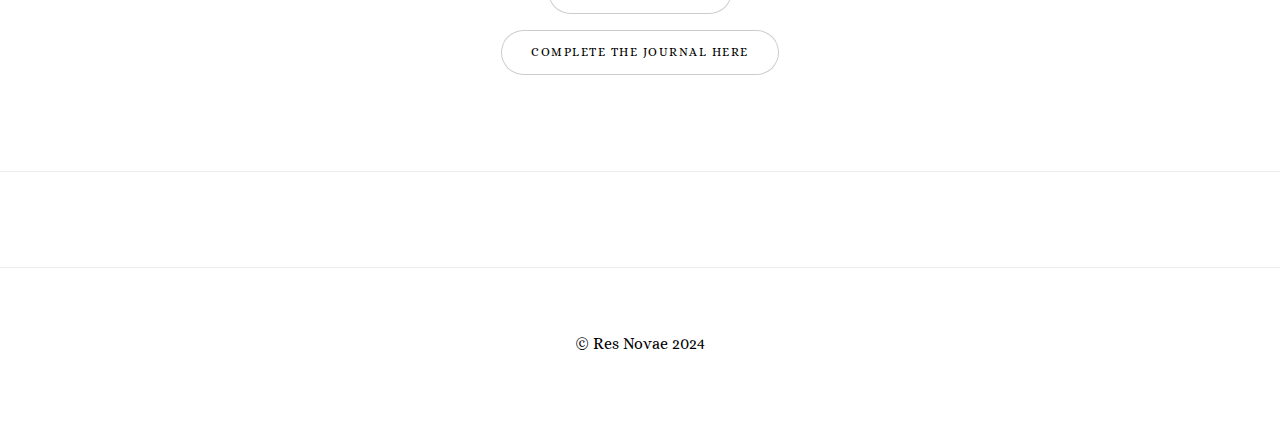
<file: sunnyvale_older.html>
<!DOCTYPE html>
<html>
  <head>
    <title>Critical Crossroads</title>
    <meta charset="utf-8" />
    <meta
      name="viewport"
      content="width=device-width, initial-scale=1, user-scalable=no"
    />
    <link rel="stylesheet" href="html5up-story/assets/css/main.css" />
    <noscript
      ><link rel="stylesheet" href="html5up-story/assets/css/noscript.css"
    /></noscript>
  </head>
  <body class="is-preload">
    <!-- Wrapper -->
    <div id="wrapper" class="divided">
      <!-- One -->
      <section
        class="banner style1 orient-left content-align-left image-position-right fullscreen"
      >
        <div class="content">
          <h1>The Enchanted Treasure of Sunnyvale Forest</h1>
        </div>
        <div class="image">
          <img src="sunnyvale_older/landing.png" alt="" />
        </div>
      </section>

      <!-- Two -->
      <section
        class="spotlight style1 orient-right content-align-left image-position-center onscroll-image-fade-in"
        id="first"
      >
        <div class="content">
          <p id="para2">
            Once upon a time in a quiet village, there lived a lively and
            curious girl named Daisy. Recently, Daisy had experienced the loss
            of her cherished companion, Elise, leaving her heart heavy with
            sorrow.
            <br /><br />
            “Elise was a radiant golden retriever adorned with silky fur. She
            was my constant source of joy and comfort. I longed dearly for the
            opportunity to relive those precious moments with my beloved Elise
            once more.”
          </p>
        </div>
        <div class="image">
          <img src="sunnyvale_older/1.png" alt="" />
        </div>
      </section>

      <!-- Three -->
      <section
        class="spotlight style1 orient-left content-align-left image-position-center onscroll-image-fade-in"
      >
        <div class="content">
          <p id="para3">
            One sunny day, Daisy decided to go for a stroll to the outskirts of
            her village. Taking a new route, she chanced upon a hidden path. It
            led to a scenery she had never seen before.
          </p>
        </div>
        <div class="image">
          <img src="sunnyvale_older/2.png" alt="" />
        </div>
      </section>

      <!-- Four -->
      <section
        class="spotlight style1 orient-right content-align-left image-position-center onscroll-image-fade-in"
      >
        <div class="content">
          <p id="para4">
            "Oooh could this possibly be the enchanted Sunnyvale Forest that I
            had heard about in the stories my grandmother used to tell me? Wow,
            this forest is filled with vibrant flowers, talking animals, and
            enchanted trees that whisper stories of the ancient times.” said
            Daisy.
          </p>
        </div>
        <div class="image">
          <img src="sunnyvale_older/4.png" alt="" />
        </div>
      </section>

      <section
        class="spotlight style1 orient-left content-align-left image-position-center onscroll-image-fade-in"
      >
        <div class="content">
          <p id="para5">
            Daisy was fascinated by the wonders of the magical forest and made
            friends with the charming creatures who lived there.
            <br /><br />
            “The animals there taught me to respect nature while the trees
            shared the importance of kindness and harmony. Every visit to the
            magical forest has filled me with joy and wisdom.” said Daisy.
          </p>
        </div>
        <div class="image">
          <img src="sunnyvale_older/5.png" alt="" />
        </div>
      </section>

      <section
        class="spotlight style1 orient-right content-align-left image-position-center onscroll-image-fade-in"
      >
        <div class="content">
          <p id="para6">
            One day, Daisy overheard the animals whispering frantically.
            <br /><br />
            “Hey friends, what are you guys talking about?” Daisy asked.
            <br /><br />
            “We are talking about a magical crystal hidden deep within the
            forest. Legend had it that this crystal possessed the power to make
            one wish come true.” the animals said.
            <br /><br />
            Daisy's eyes sparkled with excitement, and she decided to embark on
            a quest. What was the quest?
          </p>
        </div>
        <div class="image">
          <img src="sunnyvale_older/6.png" alt="" />
        </div>
      </section>

      <section
        class="spotlight style1 orient-left content-align-left image-position-center onscroll-image-fade-in"
      >
        <div class="content">
          <p id="para7">
            Daisy exclaims excitedly, “I’m gonna go off on a quest to find the
            magical crystal to bring Elise back.”
            <br /><br />
            As Daisy journeyed through the forest, overcoming obstacles and
            solving riddles, she finally reached the heart of the enchanted
            forest.
          </p>
        </div>
        <div class="image">
          <img src="sunnyvale_older/7.png" alt="" />
        </div>
      </section>

      <section
        class="spotlight style1 orient-right content-align-left image-position-center onscroll-image-fade-in"
      >
        <div class="content">
          <p id="para8">
            There, nestled among the roots of the oldest tree, she found the
            dazzling crystal.
            <br /><br />
            “Woahhh the crystal is shimmering with an otherworldly glow. It’s
            tempting me to make another wish.” said Daisy.
          </p>
        </div>
        <div class="image">
          <img src="sunnyvale_older/8.png" alt="" />
        </div>
      </section>

      <section
        class="spotlight style1 orient-left content-align-left image-position-center onscroll-image-fade-in"
      >
        <div class="content">
          <p id="para9">
            However, just as Daisy was about to make her wish, a wise owl
            appeared.
            <br /><br />
            The owl said "Child, the magic of the crystal comes with great
            responsibility. Whoever seeks its power can have any one wish
            granted. But, the forest spirit will entrust them with the role of a
            forest guardian.
            <br /><br />
            Your form will change to become one with the forest and you will
            have to live in this forest as its guardian forever."
            <br /><br />
            Daisy froze when she heard this.
          </p>
        </div>
        <div class="image">
          <img src="sunnyvale_older/9.png" alt="" />
        </div>
      </section>

      <section
        class="spotlight style1 orient-right content-align-left image-position-center onscroll-image-fade-in"
      >
        <div class="content">
          <p id="para10">
            "So does this mean that all of the mystical creatures I’ve seen
            until now, were all once human?" said Daisy.
            <br /><br />
            The power of the crystal had granted them their heart's deepest
            desire but had robbed them of the life they used to live.
            <br /><br />
            She recalled their forlorn eyes. How her newfound friends were
            always overjoyed to meet her.
            <br /><br />
            How some had even tried to follow her back to the human realm but
            were stopped by the barrier separating their two worlds.
          </p>
        </div>
        <div class="image">
          <img src="sunnyvale_older/10.png" alt="" />
        </div>
      </section>

      <section
        class="spotlight style1 orient-left content-align-left image-position-center onscroll-image-fade-in"
      >
        <div class="content">
          <p id="para11">
            "It all makes sense but I have a dilemma now. If I make my wish, it
            would change my life but I would get to see my beloved friend,
            Elise, again." said Daisy.
            <br /><br />
            As she pondered before the elder tree, slowly her forest friends
            gathered around her. All eyes were on Daisy and the shimmering
            crystal as everyone patiently awaited her choice.
          </p>
        </div>
        <div class="image">
          <img src="sunnyvale_older/11.png" alt="" />
        </div>
      </section>

      <!-- Six -->
      <form id="submit-form" method="post">
        <section class="wrapper style1 align-center">
          <div class="inner">
            <h2>If you were Daisy, what would you do?</h2>
            <div class="items style1 medium onscroll-fade-in">
              <section>
                <p>Leave the Sunnyvale Forest</p>

                <input
                  type="radio"
                  id="choice-1"
                  name="choice-button"
                  value="choice-1"
                  checked
                />
                <label for="choice-1">Select Choice</label>
              </section>
              <section>
                <p>Wish on the Crystal & Save Elise</p>
                <input
                  type="radio"
                  id="choice-2"
                  name="choice-button"
                  value="choice-2"
                />
                <label for="choice-2">Select Choice</label>
              </section>
              <section>
                <p>Wish on the Forest Creatures</p>
                <input
                  type="radio"
                  id="choice-3"
                  name="choice-button"
                  value="choice-3"
                />
                <label for="choice-3">Select Choice</label>
              </section>
              <section>
                <p>I'll make my own choice</p>
                <input
                  type="radio"
                  id="choice-4"
                  name="choice-button"
                  value="choice-4"
                />
                <label for="choice-4">Select Choice</label>
              </section>
            </div>
          </div>
        </section>

        <!-- Seven -->
        <section class="wrapper style1 align-center">
          <div class="inner medium">
            <h2>Why did you make this choice?</h2>
            <div class="fields">
              <div class="field">
                <textarea
                  name="choice_input"
                  id="message"
                  rows="6"
                  placeholder="Share your thoughts here!"
                ></textarea>
                <button id="speechButton">Speech to text</button>
              </div>
            </div>
            <ul class="actions special">
              <li>
                <input
                  type="submit"
                  name="choice_submission"
                  id="submit-journal"
                  value="Complete the journal here"
                />
              </li>
            </ul>
          </div>
        </section>
      </form>
      <section class="wrapper style1 align-center">
        <div class="inner" id="conclusion"></div>
      </section>

      <!-- Footer -->
      <footer class="wrapper style1 align-center">
        <div class="inner">
          <p>&copy; Res Novae 2024</p>
        </div>
      </footer>
    </div>

    <!-- Scripts -->
    <script src="html5up-story/assets/js/jquery.min.js"></script>
    <script src="html5up-story/assets/js/jquery.scrollex.min.js"></script>
    <script src="html5up-story/assets/js/jquery.scrolly.min.js"></script>
    <script src="html5up-story/assets/js/browser.min.js"></script>
    <script src="html5up-story/assets/js/breakpoints.min.js"></script>
    <script src="html5up-story/assets/js/util.js"></script>
    <script src="html5up-story/assets/js/main.js"></script>
    <script src="https://ajax.googleapis.com/ajax/libs/jquery/3.5.1/jquery.min.js"></script>
    <script>
      document.addEventListener("DOMContentLoaded", function () {
        // Get the container

        // Get the button
        var submitForm = document.getElementById("submit-form");

        submitForm.addEventListener("submit", function (event) {
          event.preventDefault();
          var formData = new FormData(event.target);
          var choice = "";
          for (const [key, value] of formData.entries()) {
            if (key == "choice-button") {
              choice = value;
            }
          }

          if (
            choice === "choice-1" ||
            choice === "choice-2" ||
            choice === "choice-3"
          ) {
            var container = document.getElementById("conclusion");
            // Create h2 element
            var conclusionTitle = document.createElement("h1");
            conclusionTitle.textContent = "Conclusion";

            // Create img element
            var imgDiv = document.createElement("div");
            var img = document.createElement("img");
            if (choice === "choice-1") {
              img.src = "sunnyvale_older/a_1.png";
            } else if (choice === "choice-2") {
              img.src = "sunnyvale_older/b_1.png";
            } else if (choice === "choice-3") {
              img.src = "sunnyvale_older/c_1.png";
            }
            img.alt = "alt";
            imgDiv.classList.add("image");
            imgDiv.classList.add("fit");
            imgDiv.appendChild(img);

            // Create the body element
            var conclusionHeader = document.createElement("h2");
            var conclusionBody = document.createElement("p");
            if (choice === "choice-1") {
              conclusionHeader.textContent = "Leave Sunnyvale Forest";
              conclusionBody.innerHTML =
                "Daisy departs from the forest. She knows in her heart that she made the right decision. The cost of a wish was too great.<br/><br/>Though she truly loved Elise, she just knew that Elise would not want to see her trapped in this forest forever. Elise would want her to continue living a happy life and remember her fondly.<br/><br/>Daisy realises that she does not feel so lonely anymore. She has her forest friends and her family with her and come what may, they will face any hardships that lie ahead together.";
            } else if (choice === "choice-2") {
              conclusionHeader.textContent =
                "Wish on the Crystal and Save Elise";
              conclusionBody.innerHTML =
                "Daisy gently plucks the crystal out from the elder tree. She clutches it firmly in her hands and fervently wishes to see Elise again. The crystal vanishes and there right in front of her lies Elise! Looking just as healthy as ever. Elise gleefully greets her with a bark. She rushes forward and envelopes Elise in a warm hug.<br/><br/>Suddenly, a bright light envelopes Elise as she is slowly lifted up. She feels a warm sensation throughout her body as she is transformed into a pixie. The whole world around her looks so much bigger.<br/><br/>Elise, who is now almost the same size as her, barks in delight and is happy to see Daisy in this new form. She carries Daisy and together they set off on a new adventure to protect the forest and learn all its mysteries.";
            } else if (choice === "choice-3") {
              conclusionHeader.textContent = "Save all the Forest Creature";
              conclusionBody.innerHTML =
                "Daisy gently plucks the shimmering crystal from the elder tree - holding it tight as she wishes with all her heart to free the forest creatures trapped within.<br/><br/>With a magical hum, the crystal disappears, and a rumble echoes from the elder tree, bathing the clearing in light as the creatures transform back into humans.<br/><br/>Suddenly, a majestic voice booms from the tree. “Little one! Among all the creatures that have sought my power, you have proved yourself to be the most worthy! Since you have made a wish for the good of others, I will grant you the strength needed to break the curse on this forest.”<br/><br/>Daisy transforms into a fairy with wings and a flower crown. With a flutter, she takes flight, knowing she has always been connected to this new form.<br/><br/>She embarks on an adventure to protect the forest and learn the crystal's origin and the forest's curse.";
            }

            var postStoryQuestionsUL = document.createElement("ul");
            var questions = [
              "If you were given the magical power to enter the story, is there something that you would ask one of the characters before making a decision?",
              "Why is it important to consider what other people might feel/react to our actions or decisions?Is it okay to only think about ourselves?",
              "Have you ever been in a situation when someone neglected your feelings? How did you feel and how did you react in the situation?",
            ];

            var hr = document.createElement("hr");

            for (var i = 0; i < questions.length; i++) {
              var li = document.createElement("li");
              li.textContent = questions[i];
              postStoryQuestionsUL.appendChild(li);
            }

            // Append the elements to container
            container.appendChild(conclusionTitle);
            container.appendChild(imgDiv);
            container.appendChild(conclusionHeader);
            container.appendChild(conclusionBody);
            container.appendChild(hr);
            container.appendChild(postStoryQuestionsUL);
          }
          document.getElementById("submit-journal").remove();
        });
      });
    </script>
    <script>
      $(document).ready(function () {
        $("#submit-form").on("submit", function (e) {
          e.preventDefault(); // Prevent the default form submission

          var dataString = $(this).serialize();

          $.ajax({
            type: "POST",
            url: "https://formspree.io/f/xkndpjgo", // Replace with your FormSubmit endpoint
            data: dataString,
            cache: false,
          });
        });
      });
    </script>
    <script>
      // Function to start speech synthesis
      function startSpeech(text) {
        const speech = new SpeechSynthesisUtterance(text);
        speechSynthesis.speak(speech);
      }

      // Function to stop speech synthesis
      function stopSpeech() {
        speechSynthesis.cancel();
      }

      // Intersection Observer configuration
      const options = {
        root: null,
        rootMargin: "0px",
        threshold: 1.0, // Change this threshold value according to your requirement
      };

      // Callback function to handle intersection changes
      function handleIntersection(entries, observer) {
        entries.forEach((entry) => {
          if (entry.isIntersecting) {
            // Start speech when the div enters the viewport
            startSpeech(entry.target.innerText);
          } else {
            // Stop speech when the div leaves the viewport
            stopSpeech();
          }
        });
      }

      // Create Intersection Observer instance
      const observer = new IntersectionObserver(handleIntersection, options);

      // Target the div
      const targetDivs = document.querySelectorAll(
        "#para1, #para2, #para3, #para4, #para5, #para6, #para7, #para8, #para9, #para10, #para11"
      );

      // Start observing the div
      targetDivs.forEach((div) => {
        observer.observe(div);
      });
    </script>
    <script>
      const speechButton = document.getElementById("speechButton");
      const speechInput = document.getElementById("message");
      let recognition = null;
      let isListening = false;

      function startSpeechRecognition() {
        if (!("webkitSpeechRecognition" in window)) {
          speechInput.value =
            "Your browser does not support speech recognition.";
          return;
        }

        recognition = new webkitSpeechRecognition();
        recognition.continuous = true;
        recognition.interimResults = false;
        recognition.lang = "en-US";

        recognition.onstart = function () {
          speechInput.value = "Listening...";
          isListening = true;
        };

        recognition.onresult = function (event) {
          speechInput.value = event.results[0][0].transcript;
        };

        recognition.onerror = function (event) {
          speechInput.value = "Error occurred in recognition: " + event.error;
        };

        recognition.start();
      }

      speechButton.addEventListener("click", (event) => {
        event.preventDefault();
        if (isListening) {
          recognition.stop();
          speechButton.textContent = "Start Speech Recognition";
          isListening = false;
        } else {
          startSpeechRecognition();
          speechButton.textContent = "Stop Speech Recognition";
        }
      });
    </script>
  </body>
</html>
</file>
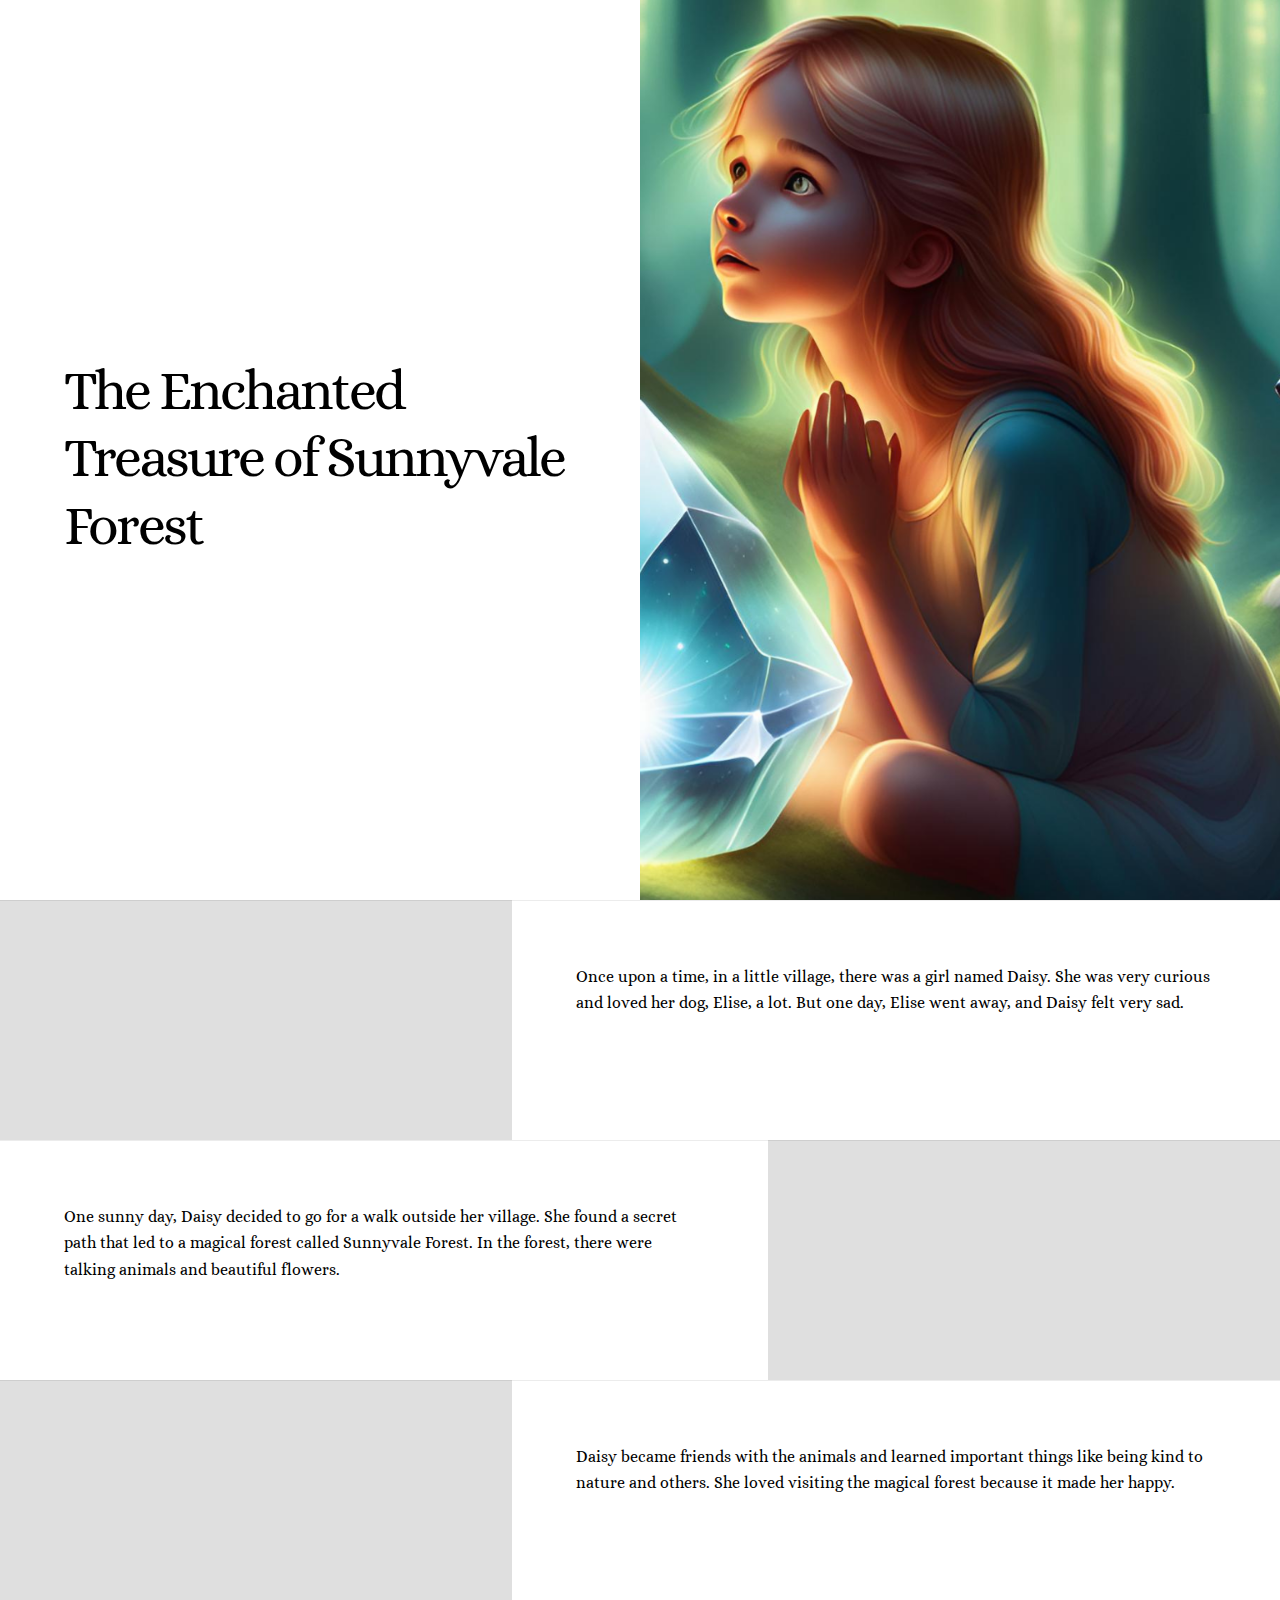
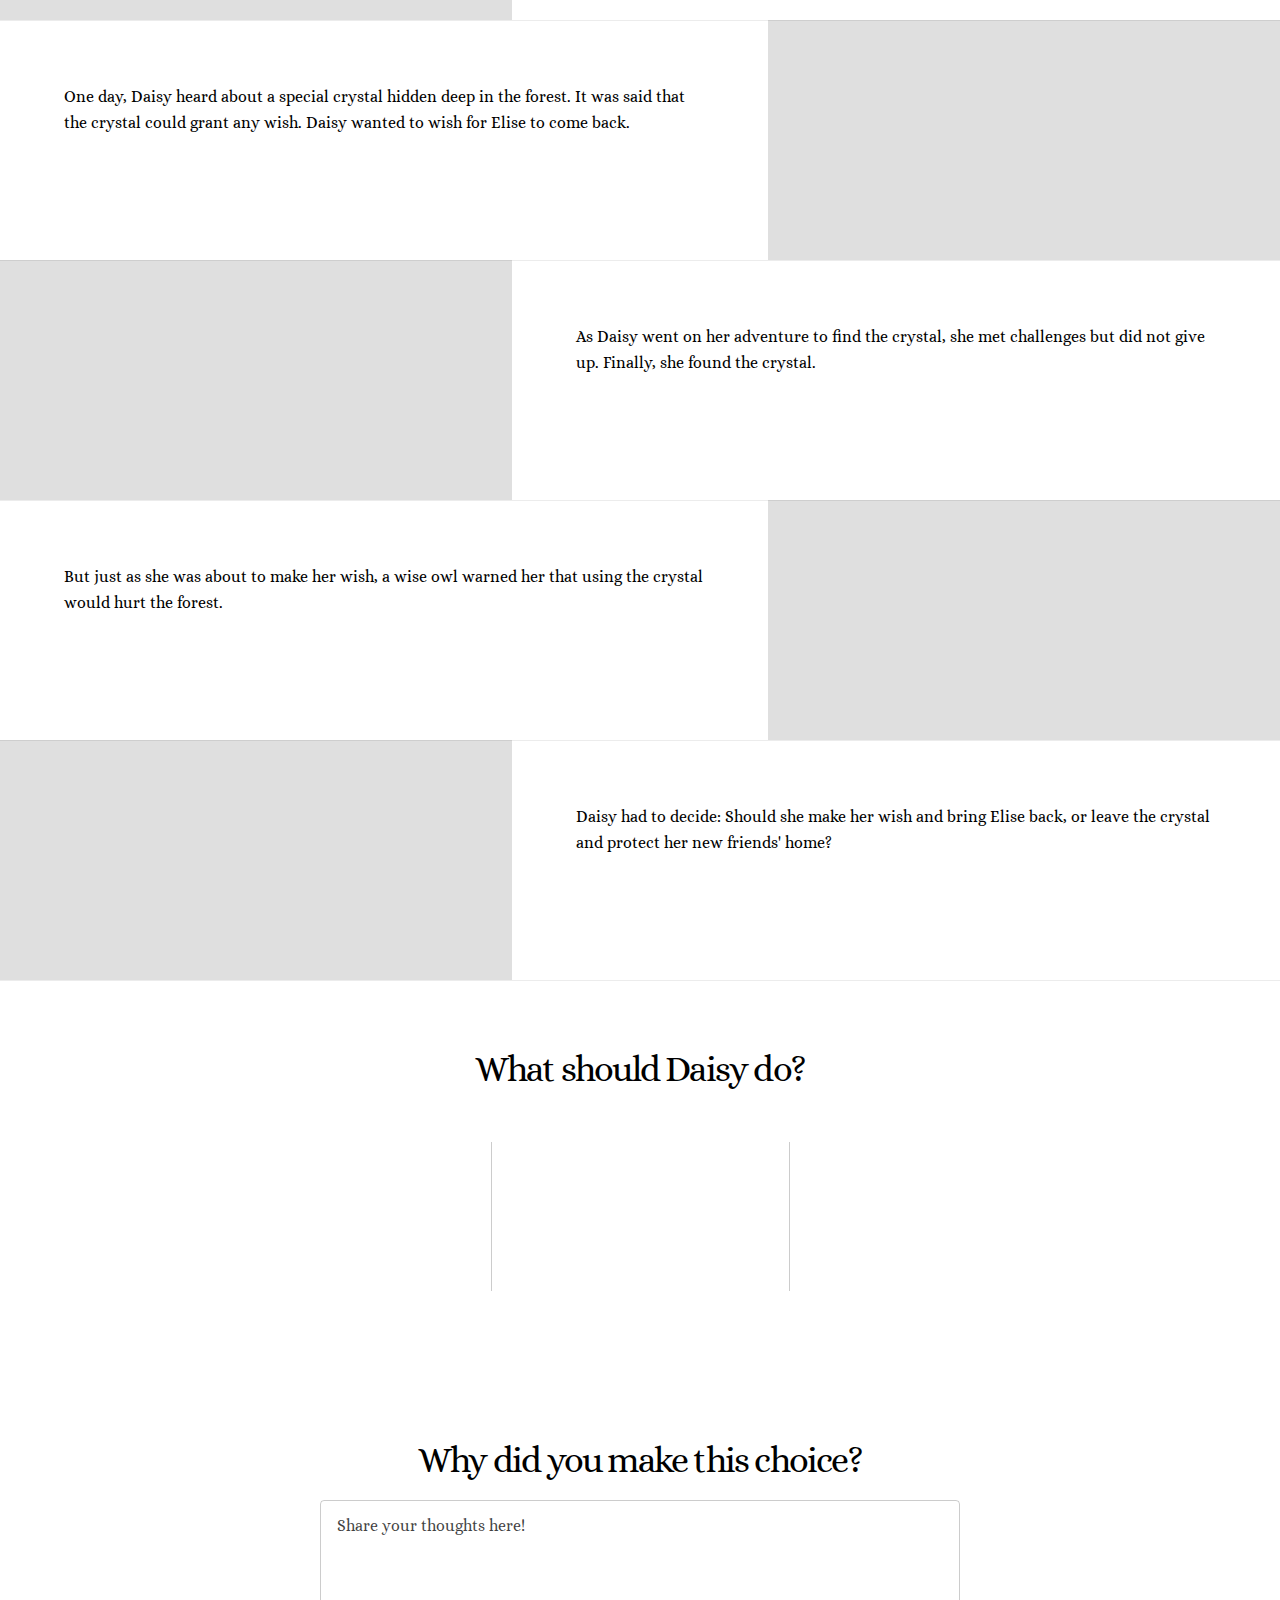
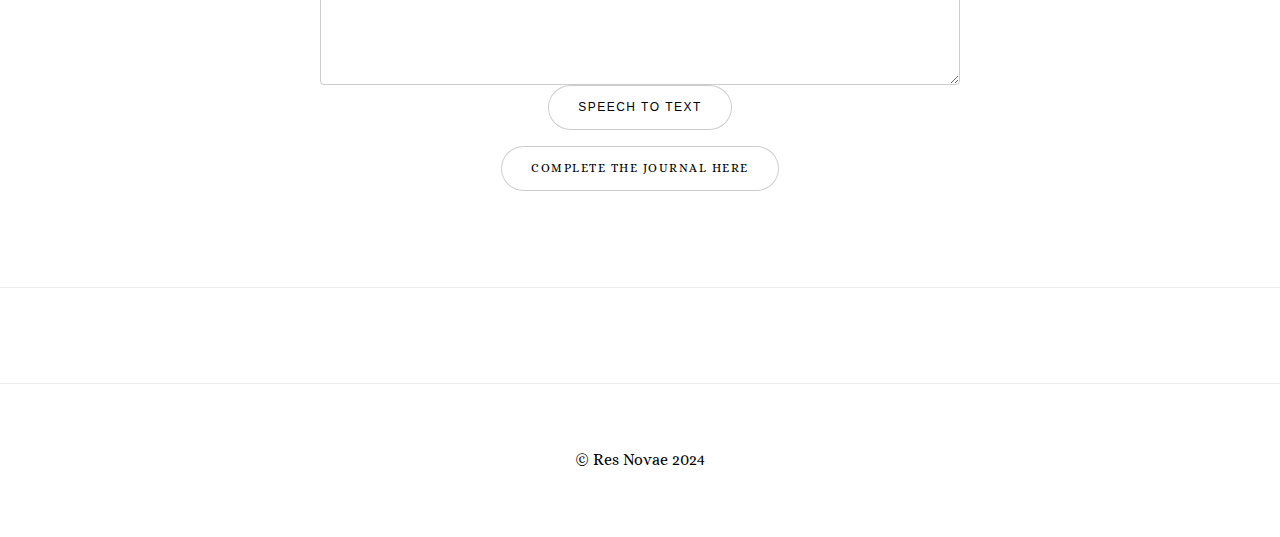
<file: sunnyvale_younger.html>
<!DOCTYPE html>
<html>
  <head>
    <title>Critical Crossroads</title>
    <meta charset="utf-8" />
    <meta
      name="viewport"
      content="width=device-width, initial-scale=1, user-scalable=no"
    />
    <link rel="stylesheet" href="html5up-story/assets/css/main.css" />
    <noscript
      ><link rel="stylesheet" href="html5up-story/assets/css/noscript.css"
    /></noscript>
  </head>
  <body class="is-preload">
    <!-- Wrapper -->
    <div id="wrapper" class="divided">
      <!-- One -->
      <section
        class="banner style1 orient-left content-align-left image-position-right fullscreen"
      >
        <div class="content">
          <h1>The Enchanted Treasure of Sunnyvale Forest</h1>
        </div>
        <div class="image">
          <img src="sunnyvale_younger/landing.png" alt="" />
        </div>
      </section>

      <!-- Two -->
      <section
        class="spotlight style1 orient-right content-align-left image-position-center onscroll-image-fade-in"
        id="first"
      >
        <div class="content">
          <p id="para2">
            Once upon a time, in a little village, there was a girl named Daisy.
            She was very curious and loved her dog, Elise, a lot. But one day,
            Elise went away, and Daisy felt very sad.
          </p>
        </div>
        <div class="image">
          <img src="sunnyvale_younger/1.png" alt="" />
        </div>
      </section>

      <!-- Three -->
      <section
        class="spotlight style1 orient-left content-align-left image-position-center onscroll-image-fade-in"
      >
        <div class="content">
          <p id="para3">
            One sunny day, Daisy decided to go for a walk outside her village.
            She found a secret path that led to a magical forest called
            Sunnyvale Forest. In the forest, there were talking animals and
            beautiful flowers.
          </p>
        </div>
        <div class="image">
          <img src="sunnyvale_younger/2.png" alt="" />
        </div>
      </section>

      <!-- Four -->
      <section
        class="spotlight style1 orient-right content-align-left image-position-center onscroll-image-fade-in"
      >
        <div class="content">
          <p id="para4">
            Daisy became friends with the animals and learned important things
            like being kind to nature and others. She loved visiting the magical
            forest because it made her happy.
          </p>
        </div>
        <div class="image">
          <img src="sunnyvale_younger/3.png" alt="" />
        </div>
      </section>

      <section
        class="spotlight style1 orient-left content-align-left image-position-center onscroll-image-fade-in"
      >
        <div class="content">
          <p id="para5">
            One day, Daisy heard about a special crystal hidden deep in the
            forest. It was said that the crystal could grant any wish. Daisy
            wanted to wish for Elise to come back.
          </p>
        </div>
        <div class="image">
          <img src="sunnyvale_younger/4.png" alt="" />
        </div>
      </section>

      <section
        class="spotlight style1 orient-right content-align-left image-position-center onscroll-image-fade-in"
      >
        <div class="content">
          <p id="para6">
            As Daisy went on her adventure to find the crystal, she met
            challenges but did not give up. Finally, she found the crystal.
          </p>
        </div>
        <div class="image">
          <img src="sunnyvale_younger/5.png" alt="" />
        </div>
      </section>

      <section
        class="spotlight style1 orient-left content-align-left image-position-center onscroll-image-fade-in"
      >
        <div class="content">
          <p id="para7">
            But just as she was about to make her wish, a wise owl warned her
            that using the crystal would hurt the forest.
          </p>
        </div>
        <div class="image">
          <img src="sunnyvale_younger/6.png" alt="" />
        </div>
      </section>

      <section
        class="spotlight style1 orient-right content-align-left image-position-center onscroll-image-fade-in"
      >
        <div class="content">
          <p id="para8">
            Daisy had to decide: Should she make her wish and bring Elise back,
            or leave the crystal and protect her new friends' home?
          </p>
        </div>
        <div class="image">
          <img src="sunnyvale_younger/7.png" alt="" />
        </div>
      </section>

      <!-- Six -->
      <form id="submit-form" method="post">
        <section class="wrapper style1 align-center">
          <div class="inner">
            <h2>What should Daisy do?</h2>
            <div class="items style1 medium onscroll-fade-in">
              <section>
                <p>Leave Sunnyvale Forest</p>

                <input
                  type="radio"
                  id="choice-1"
                  name="choice-button"
                  value="choice-1"
                  checked
                />
                <label for="choice-1">Select Choice</label>
              </section>
              <section>
                <p>Wish on the Crystal & Save Elise</p>
                <input
                  type="radio"
                  id="choice-2"
                  name="choice-button"
                  value="choice-2"
                />
                <label for="choice-2">Select Choice</label>
              </section>
              <section>
                <p>I will make my own ending</p>
                <input
                  type="radio"
                  id="choice-3"
                  name="choice-button"
                  value="choice-3"
                />
                <label for="choice-3">Select Choice</label>
              </section>
            </div>
          </div>
        </section>

        <!-- Seven -->
        <section class="wrapper style1 align-center">
          <div class="inner medium">
            <h2>Why did you make this choice?</h2>
            <div class="fields">
              <div class="field">
                <textarea
                  name="choice_input"
                  id="message"
                  rows="6"
                  placeholder="Share your thoughts here!"
                ></textarea>
                <button id="speechButton">Speech to text</button>
              </div>
            </div>
            <ul class="actions special">
              <li>
                <input
                  type="submit"
                  name="choice_submission"
                  id="submit-journal"
                  value="Complete the journal here"
                />
              </li>
            </ul>
          </div>
        </section>
      </form>
      <section class="wrapper style1 align-center">
        <div class="inner" id="conclusion"></div>
      </section>

      <!-- Footer -->
      <footer class="wrapper style1 align-center">
        <div class="inner">
          <p>&copy; Res Novae 2024</p>
        </div>
      </footer>
    </div>

    <!-- Scripts -->
    <script src="html5up-story/assets/js/jquery.min.js"></script>
    <script src="html5up-story/assets/js/jquery.scrollex.min.js"></script>
    <script src="html5up-story/assets/js/jquery.scrolly.min.js"></script>
    <script src="html5up-story/assets/js/browser.min.js"></script>
    <script src="html5up-story/assets/js/breakpoints.min.js"></script>
    <script src="html5up-story/assets/js/util.js"></script>
    <script src="html5up-story/assets/js/main.js"></script>
    <script src="https://ajax.googleapis.com/ajax/libs/jquery/3.5.1/jquery.min.js"></script>
    <script>
      document.addEventListener("DOMContentLoaded", function () {
        // Get the container

        // Get the button
        var submitForm = document.getElementById("submit-form");

        submitForm.addEventListener("submit", function (event) {
          event.preventDefault();
          var formData = new FormData(event.target);
          var choice = "";
          for (const [key, value] of formData.entries()) {
            if (key == "choice-button") {
              choice = value;
            }
          }

          if (choice === "choice-1" || choice === "choice-2") {
            var container = document.getElementById("conclusion");
            // Create h2 element
            var conclusionTitle = document.createElement("h1");
            conclusionTitle.textContent = "Conclusion";

            // Create img element
            var imgDiv = document.createElement("div");
            var img = document.createElement("img");
            if (choice === "choice-1") {
              img.src = "sunnyvale_younger/9.png";
            } else if (choice === "choice-2") {
              img.src = "sunnyvale_younger/10.png";
            }
            img.alt = "alt";
            imgDiv.classList.add("image");
            imgDiv.classList.add("fit");
            imgDiv.appendChild(img);

            // Create the body element
            var conclusionHeader = document.createElement("h2");
            var conclusionBody = document.createElement("p");
            if (choice === "choice-1") {
              conclusionHeader.textContent = "Leave Sunnyvale Forest";
              conclusionBody.innerHTML =
                "Daisy decided not to make her wish. She did not want to hurt the forest or her new friends. She felt sad but knew it was the right thing to do. She left the forest feeling hopeful and happy with her new forest friends.";
            } else if (choice == "choice-2") {
              conclusionHeader.textContent = "Wish on the Crystal & Save Elise";
              conclusionBody.innerHTML =
                "Daisy could not resist the thought of having Elise back. She made her wish, and Elise appeared! But the forest started shaking and breaking. Daisy and Elise hurried back to the village, but no one knew what had happened in the forest.<br/><br/>Daisy tried to go back to the magical forest later, but the path was gone. She felt bad for what happened to her friends' home and hoped she could make it up to them one day.";
            }

            var hr = document.createElement("hr");

            var postStoryQuestionsUL = document.createElement("ul");
            var questions = [
              "How would you feel if your friend made a choice that could hurt you?",
              "Would it be okay to only think about ourselves?",
              "Why is it important to consider how other people might feel about our actions or decisions?",
            ];
            for (var i = 0; i < questions.length; i++) {
              var li = document.createElement("li");
              li.textContent = questions[i];
              postStoryQuestionsUL.appendChild(li);
            }

            // Append the elements to container
            container.appendChild(conclusionTitle);
            container.appendChild(imgDiv);
            container.appendChild(conclusionHeader);
            container.appendChild(conclusionBody);
            container.appendChild(hr);
            container.appendChild(postStoryQuestionsUL);
          }
          document.getElementById("submit-journal").remove();
        });
      });
    </script>
    <script>
      $(document).ready(function () {
        $("#submit-form").on("submit", function (e) {
          e.preventDefault(); // Prevent the default form submission

          var dataString = $(this).serialize();

          $.ajax({
            type: "POST",
            url: "https://formspree.io/f/xkndpjgo", // Replace with your FormSubmit endpoint
            data: dataString,
            cache: false,
          });
        });
      });
    </script>
    <script>
      // Function to start speech synthesis
      function startSpeech(text) {
        const speech = new SpeechSynthesisUtterance(text);
        speechSynthesis.speak(speech);
      }

      // Function to stop speech synthesis
      function stopSpeech() {
        speechSynthesis.cancel();
      }

      // Intersection Observer configuration
      const options = {
        root: null,
        rootMargin: "0px",
        threshold: 1.0, // Change this threshold value according to your requirement
      };

      // Callback function to handle intersection changes
      function handleIntersection(entries, observer) {
        entries.forEach((entry) => {
          if (entry.isIntersecting) {
            // Start speech when the div enters the viewport
            startSpeech(entry.target.innerText);
          } else {
            // Stop speech when the div leaves the viewport
            stopSpeech();
          }
        });
      }

      // Create Intersection Observer instance
      const observer = new IntersectionObserver(handleIntersection, options);

      // Target the div
      const targetDivs = document.querySelectorAll(
        "#para1, #para2, #para3, #para4, #para5, #para6, #para7, #para8, #para9, #para10"
      );

      // Start observing the div
      targetDivs.forEach((div) => {
        observer.observe(div);
      });
    </script>
    <script>
      const speechButton = document.getElementById("speechButton");
      const speechInput = document.getElementById("message");
      let recognition = null;
      let isListening = false;

      function startSpeechRecognition() {
        if (!("webkitSpeechRecognition" in window)) {
          speechInput.value =
            "Your browser does not support speech recognition.";
          return;
        }

        recognition = new webkitSpeechRecognition();
        recognition.continuous = true;
        recognition.interimResults = false;
        recognition.lang = "en-US";

        recognition.onstart = function () {
          speechInput.value = "Listening...";
          isListening = true;
        };

        recognition.onresult = function (event) {
          speechInput.value = event.results[0][0].transcript;
        };

        recognition.onerror = function (event) {
          speechInput.value = "Error occurred in recognition: " + event.error;
        };

        recognition.start();
      }

      speechButton.addEventListener("click", (event) => {
        event.preventDefault();
        if (isListening) {
          recognition.stop();
          speechButton.textContent = "Start Speech Recognition";
          isListening = false;
        } else {
          startSpeechRecognition();
          speechButton.textContent = "Stop Speech Recognition";
        }
      });
    </script>
  </body>
</html>
</file>
<file: html5up-dimension/assets/css/noscript.css>
/*
	Dimension by HTML5 UP
	html5up.net | @ajlkn
	Free for personal and commercial use under the CCA 3.0 license (html5up.net/license)
*/

/* BG */

	body.is-preload #bg:before {
		background-color: transparent;
	}

/* Header */

	body.is-preload #header {
		-moz-filter: none;
		-webkit-filter: none;
		-ms-filter: none;
		filter: none;
	}

		body.is-preload #header > * {
			opacity: 1;
		}

		body.is-preload #header .content .inner {
			max-height: none;
			padding: 3rem 2rem;
			opacity: 1;
		}

/* Main */

	#main article {
		opacity: 1;
		margin: 4rem 0 0 0;
	}
</file>
<file: html5up-story/assets/css/noscript.css>
/*
	Story by HTML5 UP
	html5up.net | @ajlkn
	Free for personal and commercial use under the CCA 3.0 license (html5up.net/license)
*/

/* Banner (transitions) */

	.banner.onload-content-fade-up .content {
		-moz-transition: none;
		-webkit-transition: none;
		-ms-transition: none;
		transition: none;
	}

	body.is-preload .banner.onload-content-fade-up .content {
		-moz-transform: none;
		-webkit-transform: none;
		-ms-transform: none;
		transform: none;
		opacity: 1;
	}

	.banner.onload-content-fade-down .content {
		-moz-transition: none;
		-webkit-transition: none;
		-ms-transition: none;
		transition: none;
	}

	body.is-preload .banner.onload-content-fade-down .content {
		-moz-transform: none;
		-webkit-transform: none;
		-ms-transform: none;
		transform: none;
		opacity: 1;
	}

	.banner.onload-content-fade-left .content {
		-moz-transition: none;
		-webkit-transition: none;
		-ms-transition: none;
		transition: none;
	}

	body.is-preload .banner.onload-content-fade-left .content {
		-moz-transform: none;
		-webkit-transform: none;
		-ms-transform: none;
		transform: none;
		opacity: 1;
	}

	.banner.onload-content-fade-right .content {
		-moz-transition: none;
		-webkit-transition: none;
		-ms-transition: none;
		transition: none;
	}

	body.is-preload .banner.onload-content-fade-right .content {
		-moz-transform: none;
		-webkit-transform: none;
		-ms-transform: none;
		transform: none;
		opacity: 1;
	}

	.banner.onload-content-fade-in .content {
		-moz-transition: none;
		-webkit-transition: none;
		-ms-transition: none;
		transition: none;
	}

	body.is-preload .banner.onload-content-fade-in .content {
		-moz-transform: none;
		-webkit-transform: none;
		-ms-transform: none;
		transform: none;
		opacity: 1;
	}

	.banner.onload-image-fade-up .image {
		-moz-transition: none;
		-webkit-transition: none;
		-ms-transition: none;
		transition: none;
	}

		.banner.onload-image-fade-up .image img {
			-moz-transition: none;
			-webkit-transition: none;
			-ms-transition: none;
			transition: none;
		}

	body.is-preload .banner.onload-image-fade-up .image {
		-moz-transform: none;
		-webkit-transform: none;
		-ms-transform: none;
		transform: none;
		opacity: 1;
	}

		body.is-preload .banner.onload-image-fade-up .image img {
			opacity: 1;
		}

	.banner.onload-image-fade-down .image {
		-moz-transition: none;
		-webkit-transition: none;
		-ms-transition: none;
		transition: none;
	}

		.banner.onload-image-fade-down .image img {
			-moz-transition: none;
			-webkit-transition: none;
			-ms-transition: none;
			transition: none;
		}

	body.is-preload .banner.onload-image-fade-down .image {
		-moz-transform: none;
		-webkit-transform: none;
		-ms-transform: none;
		transform: none;
		opacity: 1;
	}

		body.is-preload .banner.onload-image-fade-down .image img {
			opacity: 1;
		}

	.banner.onload-image-fade-left .image {
		-moz-transition: none;
		-webkit-transition: none;
		-ms-transition: none;
		transition: none;
	}

		.banner.onload-image-fade-left .image img {
			-moz-transition: none;
			-webkit-transition: none;
			-ms-transition: none;
			transition: none;
		}

	body.is-preload .banner.onload-image-fade-left .image {
		-moz-transform: none;
		-webkit-transform: none;
		-ms-transform: none;
		transform: none;
		opacity: 1;
	}

		body.is-preload .banner.onload-image-fade-left .image img {
			opacity: 1;
		}

	.banner.onload-image-fade-right .image {
		-moz-transition: none;
		-webkit-transition: none;
		-ms-transition: none;
		transition: none;
	}

		.banner.onload-image-fade-right .image img {
			-moz-transition: none;
			-webkit-transition: none;
			-ms-transition: none;
			transition: none;
		}

	body.is-preload .banner.onload-image-fade-right .image {
		-moz-transform: none;
		-webkit-transform: none;
		-ms-transform: none;
		transform: none;
		opacity: 1;
	}

		body.is-preload .banner.onload-image-fade-right .image img {
			opacity: 1;
		}

	.banner.onload-image-fade-in .image img {
		-moz-transition: none;
		-webkit-transition: none;
		-ms-transition: none;
		transition: none;
	}

	body.is-preload .banner.onload-image-fade-in .image img {
		opacity: 1;
	}

	.banner.onscroll-content-fade-up .content {
		-moz-transition: none;
		-webkit-transition: none;
		-ms-transition: none;
		transition: none;
	}

	.banner.onscroll-content-fade-up.is-inactive .content {
		-moz-transform: none;
		-webkit-transform: none;
		-ms-transform: none;
		transform: none;
		opacity: 1;
	}

	.banner.onscroll-content-fade-down .content {
		-moz-transition: none;
		-webkit-transition: none;
		-ms-transition: none;
		transition: none;
	}

	.banner.onscroll-content-fade-down.is-inactive .content {
		-moz-transform: none;
		-webkit-transform: none;
		-ms-transform: none;
		transform: none;
		opacity: 1;
	}

	.banner.onscroll-content-fade-left .content {
		-moz-transition: none;
		-webkit-transition: none;
		-ms-transition: none;
		transition: none;
	}

	.banner.onscroll-content-fade-left.is-inactive .content {
		-moz-transform: none;
		-webkit-transform: none;
		-ms-transform: none;
		transform: none;
		opacity: 1;
	}

	.banner.onscroll-content-fade-right .content {
		-moz-transition: none;
		-webkit-transition: none;
		-ms-transition: none;
		transition: none;
	}

	.banner.onscroll-content-fade-right.is-inactive .content {
		-moz-transform: none;
		-webkit-transform: none;
		-ms-transform: none;
		transform: none;
		opacity: 1;
	}

	.banner.onscroll-content-fade-in .content {
		-moz-transition: none;
		-webkit-transition: none;
		-ms-transition: none;
		transition: none;
	}

	.banner.onscroll-content-fade-in.is-inactive .content {
		-moz-transform: none;
		-webkit-transform: none;
		-ms-transform: none;
		transform: none;
		opacity: 1;
	}

	.banner.onscroll-image-fade-up .image {
		-moz-transition: none;
		-webkit-transition: none;
		-ms-transition: none;
		transition: none;
	}

		.banner.onscroll-image-fade-up .image img {
			-moz-transition: none;
			-webkit-transition: none;
			-ms-transition: none;
			transition: none;
		}

	.banner.onscroll-image-fade-up.is-inactive .image {
		-moz-transform: none;
		-webkit-transform: none;
		-ms-transform: none;
		transform: none;
		opacity: 1;
	}

		.banner.onscroll-image-fade-up.is-inactive .image img {
			opacity: 1;
		}

	.banner.onscroll-image-fade-down .image {
		-moz-transition: none;
		-webkit-transition: none;
		-ms-transition: none;
		transition: none;
	}

		.banner.onscroll-image-fade-down .image img {
			-moz-transition: none;
			-webkit-transition: none;
			-ms-transition: none;
			transition: none;
		}

	.banner.onscroll-image-fade-down.is-inactive .image {
		-moz-transform: none;
		-webkit-transform: none;
		-ms-transform: none;
		transform: none;
		opacity: 1;
	}

		.banner.onscroll-image-fade-down.is-inactive .image img {
			opacity: 1;
		}

	.banner.onscroll-image-fade-left .image {
		-moz-transition: none;
		-webkit-transition: none;
		-ms-transition: none;
		transition: none;
	}

		.banner.onscroll-image-fade-left .image img {
			-moz-transition: none;
			-webkit-transition: none;
			-ms-transition: none;
			transition: none;
		}

	.banner.onscroll-image-fade-left.is-inactive .image {
		-moz-transform: none;
		-webkit-transform: none;
		-ms-transform: none;
		transform: none;
		opacity: 1;
	}

		.banner.onscroll-image-fade-left.is-inactive .image img {
			opacity: 1;
		}

	.banner.onscroll-image-fade-right .image {
		-moz-transition: none;
		-webkit-transition: none;
		-ms-transition: none;
		transition: none;
	}

		.banner.onscroll-image-fade-right .image img {
			-moz-transition: none;
			-webkit-transition: none;
			-ms-transition: none;
			transition: none;
		}

	.banner.onscroll-image-fade-right.is-inactive .image {
		-moz-transform: none;
		-webkit-transform: none;
		-ms-transform: none;
		transform: none;
		opacity: 1;
	}

		.banner.onscroll-image-fade-right.is-inactive .image img {
			opacity: 1;
		}

	.banner.onscroll-image-fade-in .image img {
		-moz-transition: none;
		-webkit-transition: none;
		-ms-transition: none;
		transition: none;
	}

	.banner.onscroll-image-fade-in.is-inactive .image img {
		opacity: 1;
	}
</file>
<file: html5up-dimension/assets/css/main.css>
@import url(fontawesome-all.min.css);
@import url("https://fonts.googleapis.com/css?family=Source+Sans+Pro:300italic,600italic,300,600");

/*
	Dimension by HTML5 UP
	html5up.net | @ajlkn
	Free for personal and commercial use under the CCA 3.0 license (html5up.net/license)
*/

html,
body,
div,
span,
applet,
object,
iframe,
h1,
h2,
h3,
h4,
h5,
h6,
p,
blockquote,
pre,
a,
abbr,
acronym,
address,
big,
cite,
code,
del,
dfn,
em,
img,
ins,
kbd,
q,
s,
samp,
small,
strike,
strong,
sub,
sup,
tt,
var,
b,
u,
i,
center,
dl,
dt,
dd,
ol,
ul,
li,
fieldset,
form,
label,
legend,
table,
caption,
tbody,
tfoot,
thead,
tr,
th,
td,
article,
aside,
canvas,
details,
embed,
figure,
figcaption,
footer,
header,
hgroup,
menu,
nav,
output,
ruby,
section,
summary,
time,
mark,
audio,
video {
  margin: 0;
  padding: 0;
  border: 0;
  font-size: 100%;
  font: inherit;
  vertical-align: baseline;
}

article,
aside,
details,
figcaption,
figure,
footer,
header,
hgroup,
menu,
nav,
section {
  display: block;
}

body {
  line-height: 1;
}

ol,
ul {
  list-style: none;
}

blockquote,
q {
  quotes: none;
}

blockquote:before,
blockquote:after,
q:before,
q:after {
  content: "";
  content: none;
}

table {
  border-collapse: collapse;
  border-spacing: 0;
}

body {
  -webkit-text-size-adjust: none;
}

mark {
  background-color: transparent;
  color: inherit;
}

input::-moz-focus-inner {
  border: 0;
  padding: 0;
}

input,
select,
textarea {
  -moz-appearance: none;
  -webkit-appearance: none;
  -ms-appearance: none;
  appearance: none;
}

/* Basic */

@-ms-viewport {
  width: device-width;
}

@media screen and (max-width: 480px) {
  html,
  body {
    min-width: 320px;
  }
}

html {
  box-sizing: border-box;
}

*,
*:before,
*:after {
  box-sizing: inherit;
}

body {
  background: #1b1f22;
}

body.is-preload *,
body.is-preload *:before,
body.is-preload *:after {
  -moz-animation: none !important;
  -webkit-animation: none !important;
  -ms-animation: none !important;
  animation: none !important;
  -moz-transition: none !important;
  -webkit-transition: none !important;
  -ms-transition: none !important;
  transition: none !important;
}

/* Type */

html {
  font-size: 16pt;
}

@media screen and (max-width: 1680px) {
  html {
    font-size: 12pt;
  }
}

@media screen and (max-width: 736px) {
  html {
    font-size: 11pt;
  }
}

@media screen and (max-width: 360px) {
  html {
    font-size: 10pt;
  }
}

body,
input,
select,
textarea {
  color: #ffffff;
  font-family: "Source Sans Pro", sans-serif;
  font-weight: 300;
  font-size: 1rem;
  line-height: 1.65;
}

a {
  -moz-transition: color 0.2s ease-in-out, background-color 0.2s ease-in-out,
    border-bottom-color 0.2s ease-in-out;
  -webkit-transition: color 0.2s ease-in-out, background-color 0.2s ease-in-out,
    border-bottom-color 0.2s ease-in-out;
  -ms-transition: color 0.2s ease-in-out, background-color 0.2s ease-in-out,
    border-bottom-color 0.2s ease-in-out;
  transition: color 0.2s ease-in-out, background-color 0.2s ease-in-out,
    border-bottom-color 0.2s ease-in-out;
  border-bottom: dotted 1px rgba(255, 255, 255, 0.5);
  text-decoration: none;
  color: inherit;
}

a:hover {
  border-bottom-color: transparent;
}

strong,
b {
  color: #ffffff;
  font-weight: 600;
}

em,
i {
  font-style: italic;
}

p {
  margin: 0 0 2rem 0;
}

h1,
h2,
h3,
h4,
h5,
h6 {
  color: #ffffff;
  font-weight: 600;
  line-height: 1.5;
  margin: 0 0 1rem 0;
  text-transform: uppercase;
  letter-spacing: 0.2rem;
}

h1 a,
h2 a,
h3 a,
h4 a,
h5 a,
h6 a {
  color: inherit;
  text-decoration: none;
}

h1.major,
h2.major,
h3.major,
h4.major,
h5.major,
h6.major {
  border-bottom: solid 1px #ffffff;
  width: -moz-max-content;
  width: -webkit-max-content;
  width: -ms-max-content;
  width: max-content;
  padding-bottom: 0.5rem;
  margin: 0 0 2rem 0;
}

h1 {
  font-size: 2.25rem;
  line-height: 1.3;
  letter-spacing: 0.5rem;
}

h2 {
  font-size: 1.5rem;
  line-height: 1.4;
  letter-spacing: 0.5rem;
}

h3 {
  font-size: 1rem;
}

h4 {
  font-size: 0.8rem;
}

h5 {
  font-size: 0.7rem;
}

h6 {
  font-size: 0.6rem;
}

@media screen and (max-width: 736px) {
  h1 {
    font-size: 1.75rem;
    line-height: 1.4;
  }

  h2 {
    font-size: 1.25em;
    line-height: 1.5;
  }
}

sub {
  font-size: 0.8rem;
  position: relative;
  top: 0.5rem;
}

sup {
  font-size: 0.8rem;
  position: relative;
  top: -0.5rem;
}

blockquote {
  border-left: solid 4px #ffffff;
  font-style: italic;
  margin: 0 0 2rem 0;
  padding: 0.5rem 0 0.5rem 2rem;
}

code {
  background: rgba(255, 255, 255, 0.075);
  border-radius: 4px;
  font-family: "Courier New", monospace;
  font-size: 0.9rem;
  margin: 0 0.25rem;
  padding: 0.25rem 0.65rem;
}

pre {
  -webkit-overflow-scrolling: touch;
  font-family: "Courier New", monospace;
  font-size: 0.9rem;
  margin: 0 0 2rem 0;
}

pre code {
  display: block;
  line-height: 1.75;
  padding: 1rem 1.5rem;
  overflow-x: auto;
}

hr {
  border: 0;
  border-bottom: solid 1px #ffffff;
  margin: 2.75rem 0;
}

.align-left {
  text-align: left;
}

.align-center {
  text-align: center;
}

.align-right {
  text-align: right;
}

/* Form */

form {
  margin: 0 0 2rem 0;
}

form > :last-child {
  margin-bottom: 0;
}

form > .fields {
  display: -moz-flex;
  display: -webkit-flex;
  display: -ms-flex;
  display: flex;
  -moz-flex-wrap: wrap;
  -webkit-flex-wrap: wrap;
  -ms-flex-wrap: wrap;
  flex-wrap: wrap;
  width: calc(100% + 3rem);
  margin: -1.5rem 0 2rem -1.5rem;
}

form > .fields > .field {
  -moz-flex-grow: 0;
  -webkit-flex-grow: 0;
  -ms-flex-grow: 0;
  flex-grow: 0;
  -moz-flex-shrink: 0;
  -webkit-flex-shrink: 0;
  -ms-flex-shrink: 0;
  flex-shrink: 0;
  padding: 1.5rem 0 0 1.5rem;
  width: calc(100% - 1.5rem);
}

form > .fields > .field.half {
  width: calc(50% - 0.75rem);
}

form > .fields > .field.third {
  width: calc(100% / 3 - 0.5rem);
}

form > .fields > .field.quarter {
  width: calc(25% - 0.375rem);
}

@media screen and (max-width: 480px) {
  form > .fields {
    width: calc(100% + 3rem);
    margin: -1.5rem 0 2rem -1.5rem;
  }

  form > .fields > .field {
    padding: 1.5rem 0 0 1.5rem;
    width: calc(100% - 1.5rem);
  }

  form > .fields > .field.half {
    width: calc(100% - 1.5rem);
  }

  form > .fields > .field.third {
    width: calc(100% - 1.5rem);
  }

  form > .fields > .field.quarter {
    width: calc(100% - 1.5rem);
  }
}

label {
  color: #ffffff;
  display: block;
  font-size: 0.8rem;
  font-weight: 300;
  letter-spacing: 0.2rem;
  line-height: 1.5;
  margin: 0 0 1rem 0;
  text-transform: uppercase;
}

input[type="text"],
input[type="password"],
input[type="email"],
input[type="tel"],
select,
textarea {
  -moz-appearance: none;
  -webkit-appearance: none;
  -ms-appearance: none;
  appearance: none;
  -moz-transition: border-color 0.2s ease-in-out, box-shadow 0.2s ease-in-out,
    background-color 0.2s ease-in-out;
  -webkit-transition: border-color 0.2s ease-in-out, box-shadow 0.2s ease-in-out,
    background-color 0.2s ease-in-out;
  -ms-transition: border-color 0.2s ease-in-out, box-shadow 0.2s ease-in-out,
    background-color 0.2s ease-in-out;
  transition: border-color 0.2s ease-in-out, box-shadow 0.2s ease-in-out,
    background-color 0.2s ease-in-out;
  background-color: transparent;
  border-radius: 4px;
  border: solid 1px #ffffff;
  color: inherit;
  display: block;
  outline: 0;
  padding: 0 1rem;
  text-decoration: none;
  width: 100%;
}

input[type="text"]:invalid,
input[type="password"]:invalid,
input[type="email"]:invalid,
input[type="tel"]:invalid,
select:invalid,
textarea:invalid {
  box-shadow: none;
}

input[type="text"]:focus,
input[type="password"]:focus,
input[type="email"]:focus,
input[type="tel"]:focus,
select:focus,
textarea:focus {
  background: rgba(255, 255, 255, 0.075);
  border-color: #ffffff;
  box-shadow: 0 0 0 1px #ffffff;
}

select {
  background-image: url("data:image/svg+xml;charset=utf8,%3Csvg xmlns='http://www.w3.org/2000/svg' width='40' height='40' preserveAspectRatio='none' viewBox='0 0 40 40'%3E%3Cpath d='M9.4,12.3l10.4,10.4l10.4-10.4c0.2-0.2,0.5-0.4,0.9-0.4c0.3,0,0.6,0.1,0.9,0.4l3.3,3.3c0.2,0.2,0.4,0.5,0.4,0.9 c0,0.4-0.1,0.6-0.4,0.9L20.7,31.9c-0.2,0.2-0.5,0.4-0.9,0.4c-0.3,0-0.6-0.1-0.9-0.4L4.3,17.3c-0.2-0.2-0.4-0.5-0.4-0.9 c0-0.4,0.1-0.6,0.4-0.9l3.3-3.3c0.2-0.2,0.5-0.4,0.9-0.4S9.1,12.1,9.4,12.3z' fill='%23ffffff' /%3E%3C/svg%3E");
  background-size: 1.25rem;
  background-repeat: no-repeat;
  background-position: calc(100% - 1rem) center;
  height: 2.75rem;
  padding-right: 2.75rem;
  text-overflow: ellipsis;
}

select option {
  color: #ffffff;
  background: #1b1f22;
}

select:focus::-ms-value {
  background-color: transparent;
}

select::-ms-expand {
  display: none;
}

input[type="text"],
input[type="password"],
input[type="email"],
select {
  height: 2.75rem;
}

textarea {
  padding: 0.75rem 1rem;
}

input[type="checkbox"],
input[type="radio"] {
  -moz-appearance: none;
  -webkit-appearance: none;
  -ms-appearance: none;
  appearance: none;
  display: block;
  float: left;
  margin-right: -2rem;
  opacity: 0;
  width: 1rem;
  z-index: -1;
}

input[type="checkbox"] + label,
input[type="radio"] + label {
  text-decoration: none;
  -moz-user-select: none;
  -webkit-user-select: none;
  -ms-user-select: none;
  user-select: none;
  color: #ffffff;
  cursor: pointer;
  display: inline-block;
  font-size: 0.8rem;
  font-weight: 300;
  margin: 0 0 0.5rem 0;
  padding-left: 2.65rem;
  padding-right: 0.75rem;
  position: relative;
}

input[type="checkbox"] + label:before,
input[type="radio"] + label:before {
  -moz-osx-font-smoothing: grayscale;
  -webkit-font-smoothing: antialiased;
  display: inline-block;
  font-style: normal;
  font-variant: normal;
  text-rendering: auto;
  line-height: 1;
  text-transform: none !important;
  font-family: "Font Awesome 5 Free";
  font-weight: 900;
}

input[type="checkbox"] + label:before,
input[type="radio"] + label:before {
  -moz-transition: border-color 0.2s ease-in-out, box-shadow 0.2s ease-in-out,
    background-color 0.2s ease-in-out;
  -webkit-transition: border-color 0.2s ease-in-out, box-shadow 0.2s ease-in-out,
    background-color 0.2s ease-in-out;
  -ms-transition: border-color 0.2s ease-in-out, box-shadow 0.2s ease-in-out,
    background-color 0.2s ease-in-out;
  transition: border-color 0.2s ease-in-out, box-shadow 0.2s ease-in-out,
    background-color 0.2s ease-in-out;
  border-radius: 4px;
  border: solid 1px #ffffff;
  content: "";
  display: inline-block;
  height: 1.65rem;
  left: 0;
  line-height: 1.65rem;
  position: absolute;
  text-align: center;
  top: -0.15rem;
  width: 1.65rem;
}

input[type="checkbox"]:checked + label:before,
input[type="radio"]:checked + label:before {
  background: #ffffff !important;
  border-color: #ffffff !important;
  color: #1b1f22;
  content: "\f00c";
}

input[type="checkbox"]:focus + label:before,
input[type="radio"]:focus + label:before {
  background: rgba(255, 255, 255, 0.075);
  border-color: #ffffff;
  box-shadow: 0 0 0 1px #ffffff;
}

input[type="checkbox"] + label:before {
  border-radius: 4px;
}

input[type="radio"] + label:before {
  border-radius: 100%;
}

::-webkit-input-placeholder {
  color: rgba(255, 255, 255, 0.5) !important;
  opacity: 1;
}

:-moz-placeholder {
  color: rgba(255, 255, 255, 0.5) !important;
  opacity: 1;
}

::-moz-placeholder {
  color: rgba(255, 255, 255, 0.5) !important;
  opacity: 1;
}

:-ms-input-placeholder {
  color: rgba(255, 255, 255, 0.5) !important;
  opacity: 1;
}

.formerize-placeholder {
  color: rgba(255, 255, 255, 0.5) !important;
  opacity: 1;
}

/* Box */

.box {
  border-radius: 4px;
  border: solid 1px #ffffff;
  margin-bottom: 2rem;
  padding: 1.5em;
}

.box > :last-child,
.box > :last-child > :last-child,
.box > :last-child > :last-child > :last-child {
  margin-bottom: 0;
}

.box.alt {
  border: 0;
  border-radius: 0;
  padding: 0;
}

/* Icon */

.icon {
  text-decoration: none;
  border-bottom: none;
  position: relative;
}

.icon:before {
  -moz-osx-font-smoothing: grayscale;
  -webkit-font-smoothing: antialiased;
  display: inline-block;
  font-style: normal;
  font-variant: normal;
  text-rendering: auto;
  line-height: 1;
  text-transform: none !important;
  font-family: "Font Awesome 5 Free";
  font-weight: 400;
}

.icon > .label {
  display: none;
}

.icon:before {
  line-height: inherit;
}

.icon.solid:before {
  font-weight: 900;
}

.icon.brands:before {
  font-family: "Font Awesome 5 Brands";
}

/* Image */

.image {
  border-radius: 4px;
  border: 0;
  display: inline-block;
  position: relative;
}

.image:before {
  pointer-events: none;
  background-image: url("../../images/overlay.png");
  background-color: rgba(19, 21, 25, 0.5);
  border-radius: 4px;
  content: "";
  display: block;
  height: 100%;
  left: 0;
  opacity: 0.5;
  position: absolute;
  top: 0;
  width: 100%;
}

.image img {
  border-radius: 4px;
  display: block;
}

.image.left,
.image.right {
  max-width: 40%;
}

.image.left img,
.image.right img {
  width: 100%;
}

.image.left {
  float: left;
  padding: 0 1.5em 1em 0;
  top: 0.25em;
}

.image.right {
  float: right;
  padding: 0 0 1em 1.5em;
  top: 0.25em;
}

.image.fit {
  display: block;
  margin: 0 0 2rem 0;
  width: 100%;
}

.image.fit img {
  width: 100%;
}

.image.main {
  display: block;
  margin: 2.5rem 0;
  width: 100%;
}

.image.main img {
  width: 100%;
}

@media screen and (max-width: 736px) {
  .image.main {
    margin: 2rem 0;
  }
}

@media screen and (max-width: 480px) {
  .image.main {
    margin: 1.5rem 0;
  }
}

/* List */

ol {
  list-style: decimal;
  margin: 0 0 2rem 0;
  padding-left: 1.25em;
}

ol li {
  padding-left: 0.25em;
}

ul {
  list-style: disc;
  margin: 0 0 2rem 0;
  padding-left: 1em;
}

ul li {
  padding-left: 0.5em;
}

ul.alt {
  list-style: none;
  padding-left: 0;
}

ul.alt li {
  border-top: solid 1px #ffffff;
  padding: 0.5em 0;
}

ul.alt li:first-child {
  border-top: 0;
  padding-top: 0;
}

dl {
  margin: 0 0 2rem 0;
}

dl dt {
  display: block;
  font-weight: 600;
  margin: 0 0 1rem 0;
}

dl dd {
  margin-left: 2rem;
}

/* Actions */

ul.actions {
  display: -moz-flex;
  display: -webkit-flex;
  display: -ms-flex;
  display: flex;
  cursor: default;
  list-style: none;
  margin-left: -1rem;
  padding-left: 0;
}

ul.actions li {
  padding: 0 0 0 1rem;
  vertical-align: middle;
}

ul.actions.special {
  -moz-justify-content: center;
  -webkit-justify-content: center;
  -ms-justify-content: center;
  justify-content: center;
  width: 100%;
  margin-left: 0;
}

ul.actions.special li:first-child {
  padding-left: 0;
}

ul.actions.stacked {
  -moz-flex-direction: column;
  -webkit-flex-direction: column;
  -ms-flex-direction: column;
  flex-direction: column;
  margin-left: 0;
}

ul.actions.stacked li {
  padding: 1.3rem 0 0 0;
}

ul.actions.stacked li:first-child {
  padding-top: 0;
}

ul.actions.fit {
  width: calc(100% + 1rem);
}

ul.actions.fit li {
  -moz-flex-grow: 1;
  -webkit-flex-grow: 1;
  -ms-flex-grow: 1;
  flex-grow: 1;
  -moz-flex-shrink: 1;
  -webkit-flex-shrink: 1;
  -ms-flex-shrink: 1;
  flex-shrink: 1;
  width: 100%;
}

ul.actions.fit li > * {
  width: 100%;
}

ul.actions.fit.stacked {
  width: 100%;
}

@media screen and (max-width: 480px) {
  ul.actions:not(.fixed) {
    -moz-flex-direction: column;
    -webkit-flex-direction: column;
    -ms-flex-direction: column;
    flex-direction: column;
    margin-left: 0;
    width: 100% !important;
  }

  ul.actions:not(.fixed) li {
    -moz-flex-grow: 1;
    -webkit-flex-grow: 1;
    -ms-flex-grow: 1;
    flex-grow: 1;
    -moz-flex-shrink: 1;
    -webkit-flex-shrink: 1;
    -ms-flex-shrink: 1;
    flex-shrink: 1;
    padding: 1rem 0 0 0;
    text-align: center;
    width: 100%;
  }

  ul.actions:not(.fixed) li > * {
    width: 100%;
  }

  ul.actions:not(.fixed) li:first-child {
    padding-top: 0;
  }

  ul.actions:not(.fixed) li input[type="submit"],
  ul.actions:not(.fixed) li input[type="reset"],
  ul.actions:not(.fixed) li input[type="button"],
  ul.actions:not(.fixed) li button,
  ul.actions:not(.fixed) li .button {
    width: 100%;
  }

  ul.actions:not(.fixed) li input[type="submit"].icon:before,
  ul.actions:not(.fixed) li input[type="reset"].icon:before,
  ul.actions:not(.fixed) li input[type="button"].icon:before,
  ul.actions:not(.fixed) li button.icon:before,
  ul.actions:not(.fixed) li .button.icon:before {
    margin-left: -0.5em;
  }
}

/* Icons */

ul.icons {
  cursor: default;
  list-style: none;
  padding-left: 0;
}

ul.icons li {
  display: inline-block;
  padding: 0 0.75em 0 0;
}

ul.icons li:last-child {
  padding-right: 0;
}

ul.icons li a {
  border-radius: 100%;
  box-shadow: inset 0 0 0 1px #ffffff;
  display: inline-block;
  height: 2.25rem;
  line-height: 2.25rem;
  text-align: center;
  width: 2.25rem;
}

ul.icons li a:hover {
  background-color: rgba(255, 255, 255, 0.075);
}

ul.icons li a:active {
  background-color: rgba(255, 255, 255, 0.175);
}

/* Table */

.table-wrapper {
  -webkit-overflow-scrolling: touch;
  overflow-x: auto;
}

table {
  margin: 0 0 2rem 0;
  width: 100%;
}

table tbody tr {
  border: solid 1px #ffffff;
  border-left: 0;
  border-right: 0;
}

table tbody tr:nth-child(2n + 1) {
  background-color: rgba(255, 255, 255, 0.075);
}

table td {
  padding: 0.75em 0.75em;
}

table th {
  color: #ffffff;
  font-size: 0.9em;
  font-weight: 600;
  padding: 0 0.75em 0.75em 0.75em;
  text-align: left;
}

table thead {
  border-bottom: solid 2px #ffffff;
}

table tfoot {
  border-top: solid 2px #ffffff;
}

table.alt {
  border-collapse: separate;
}

table.alt tbody tr td {
  border: solid 1px #ffffff;
  border-left-width: 0;
  border-top-width: 0;
}

table.alt tbody tr td:first-child {
  border-left-width: 1px;
}

table.alt tbody tr:first-child td {
  border-top-width: 1px;
}

table.alt thead {
  border-bottom: 0;
}

table.alt tfoot {
  border-top: 0;
}

/* Button */

input[type="submit"],
input[type="reset"],
input[type="button"],
button,
.button {
  -moz-appearance: none;
  -webkit-appearance: none;
  -ms-appearance: none;
  appearance: none;
  -moz-transition: background-color 0.2s ease-in-out, color 0.2s ease-in-out;
  -webkit-transition: background-color 0.2s ease-in-out, color 0.2s ease-in-out;
  -ms-transition: background-color 0.2s ease-in-out, color 0.2s ease-in-out;
  transition: background-color 0.2s ease-in-out, color 0.2s ease-in-out;
  background-color: transparent;
  border-radius: 4px;
  border: 0;
  box-shadow: inset 0 0 0 1px #ffffff;
  color: #ffffff !important;
  cursor: pointer;
  display: inline-block;
  font-size: 0.8rem;
  font-weight: 300;
  height: 2.75rem;
  letter-spacing: 0.2rem;
  line-height: 2.75rem;
  outline: 0;
  padding: 0 1.25rem 0 1.35rem;
  text-align: center;
  text-decoration: none;
  text-transform: uppercase;
  white-space: nowrap;
}

input[type="submit"]:hover,
input[type="reset"]:hover,
input[type="button"]:hover,
button:hover,
.button:hover {
  background-color: rgba(255, 255, 255, 0.075);
}

input[type="submit"]:active,
input[type="reset"]:active,
input[type="button"]:active,
button:active,
.button:active {
  background-color: rgba(255, 255, 255, 0.175);
}

input[type="submit"].icon:before,
input[type="reset"].icon:before,
input[type="button"].icon:before,
button.icon:before,
.button.icon:before {
  margin-right: 0.5em;
}

input[type="submit"].fit,
input[type="reset"].fit,
input[type="button"].fit,
button.fit,
.button.fit {
  width: 100%;
}

input[type="submit"].small,
input[type="reset"].small,
input[type="button"].small,
button.small,
.button.small {
  font-size: 0.6rem;
  height: 2.0625rem;
  line-height: 2.0625rem;
}

input[type="submit"].primary,
input[type="reset"].primary,
input[type="button"].primary,
button.primary,
.button.primary {
  background-color: #ffffff;
  color: #1b1f22 !important;
  font-weight: 600;
}

input[type="submit"].disabled,
input[type="submit"]:disabled,
input[type="reset"].disabled,
input[type="reset"]:disabled,
input[type="button"].disabled,
input[type="button"]:disabled,
button.disabled,
button:disabled,
.button.disabled,
.button:disabled {
  pointer-events: none;
  cursor: default;
  opacity: 0.25;
}

input[type="submit"],
input[type="reset"],
input[type="button"],
button {
  line-height: calc(2.75rem - 2px);
}

/* BG */

#bg {
  -moz-transform: scale(1);
  -webkit-transform: scale(1);
  -ms-transform: scale(1);
  transform: scale(1);
  -webkit-backface-visibility: hidden;
  position: fixed;
  top: 0;
  left: 0;
  width: 100%;
  height: 100vh;
  z-index: 1;
}

#bg:before,
#bg:after {
  content: "";
  display: block;
  position: absolute;
  top: 0;
  left: 0;
  width: 100%;
  height: 100%;
}

#bg:before {
  -moz-transition: background-color 2.5s ease-in-out;
  -webkit-transition: background-color 2.5s ease-in-out;
  -ms-transition: background-color 2.5s ease-in-out;
  transition: background-color 2.5s ease-in-out;
  -moz-transition-delay: 0.75s;
  -webkit-transition-delay: 0.75s;
  -ms-transition-delay: 0.75s;
  transition-delay: 0.75s;
  background-image: linear-gradient(
      to top,
      rgba(19, 21, 25, 0.5),
      rgba(19, 21, 25, 0.5)
    ),
    url("../../images/overlay.png");
  background-size: auto, 256px 256px;
  background-position: center, center;
  background-repeat: no-repeat, repeat;
  z-index: 2;
}

#bg:after {
  -moz-transform: scale(1.125);
  -webkit-transform: scale(1.125);
  -ms-transform: scale(1.125);
  transform: scale(1.125);
  -moz-transition: -moz-transform 0.325s ease-in-out,
    -moz-filter 0.325s ease-in-out;
  -webkit-transition: -webkit-transform 0.325s ease-in-out,
    -webkit-filter 0.325s ease-in-out;
  -ms-transition: -ms-transform 0.325s ease-in-out,
    -ms-filter 0.325s ease-in-out;
  transition: transform 0.325s ease-in-out, filter 0.325s ease-in-out;
  background-image: url("../../images/bg.png");
  background-position: center;
  background-size: cover;
  background-repeat: no-repeat;
  z-index: 1;
}

body.is-article-visible #bg:after {
  -moz-transform: scale(1.0825);
  -webkit-transform: scale(1.0825);
  -ms-transform: scale(1.0825);
  transform: scale(1.0825);
  -moz-filter: blur(0.2rem);
  -webkit-filter: blur(0.2rem);
  -ms-filter: blur(0.2rem);
  filter: blur(0.2rem);
}

body.is-preload #bg:before {
  background-color: #000000;
}

/* Wrapper */

#wrapper {
  display: -moz-flex;
  display: -webkit-flex;
  display: -ms-flex;
  display: flex;
  -moz-flex-direction: column;
  -webkit-flex-direction: column;
  -ms-flex-direction: column;
  flex-direction: column;
  -moz-align-items: center;
  -webkit-align-items: center;
  -ms-align-items: center;
  align-items: center;
  -moz-justify-content: space-between;
  -webkit-justify-content: space-between;
  -ms-justify-content: space-between;
  justify-content: space-between;
  position: relative;
  min-height: 100vh;
  width: 100%;
  padding: 4rem 2rem;
  z-index: 3;
}

#wrapper:before {
  content: "";
  display: block;
}

@media screen and (max-width: 1680px) {
  #wrapper {
    padding: 3rem 2rem;
  }
}

@media screen and (max-width: 736px) {
  #wrapper {
    padding: 2rem 1rem;
  }
}

@media screen and (max-width: 480px) {
  #wrapper {
    padding: 1rem;
  }
}

/* Header */

#header {
  display: -moz-flex;
  display: -webkit-flex;
  display: -ms-flex;
  display: flex;
  -moz-flex-direction: column;
  -webkit-flex-direction: column;
  -ms-flex-direction: column;
  flex-direction: column;
  -moz-align-items: center;
  -webkit-align-items: center;
  -ms-align-items: center;
  align-items: center;
  -moz-transition: -moz-transform 0.325s ease-in-out,
    -moz-filter 0.325s ease-in-out, opacity 0.325s ease-in-out;
  -webkit-transition: -webkit-transform 0.325s ease-in-out,
    -webkit-filter 0.325s ease-in-out, opacity 0.325s ease-in-out;
  -ms-transition: -ms-transform 0.325s ease-in-out,
    -ms-filter 0.325s ease-in-out, opacity 0.325s ease-in-out;
  transition: transform 0.325s ease-in-out, filter 0.325s ease-in-out,
    opacity 0.325s ease-in-out;
  background-image: -moz-radial-gradient(
    rgba(0, 0, 0, 0.25) 25%,
    rgba(0, 0, 0, 0) 55%
  );
  background-image: -webkit-radial-gradient(
    rgba(0, 0, 0, 0.25) 25%,
    rgba(0, 0, 0, 0) 55%
  );
  background-image: -ms-radial-gradient(
    rgba(0, 0, 0, 0.25) 25%,
    rgba(0, 0, 0, 0) 55%
  );
  background-image: radial-gradient(
    rgba(0, 0, 0, 0.25) 25%,
    rgba(0, 0, 0, 0) 55%
  );
  max-width: 100%;
  text-align: center;
}

#header > * {
  -moz-transition: opacity 0.325s ease-in-out;
  -webkit-transition: opacity 0.325s ease-in-out;
  -ms-transition: opacity 0.325s ease-in-out;
  transition: opacity 0.325s ease-in-out;
  position: relative;
  margin-top: 3.5rem;
}

#header > *:before {
  content: "";
  display: block;
  position: absolute;
  top: calc(-3.5rem - 1px);
  left: calc(50% - 1px);
  width: 1px;
  height: calc(3.5rem + 1px);
  background: #ffffff;
}

#header > :first-child {
  margin-top: 0;
}

#header > :first-child:before {
  display: none;
}

#header .logo {
  width: 5.5rem;
  height: 5.5rem;
  line-height: 5.5rem;
  border: solid 1px #ffffff;
  border-radius: 100%;
}

#header .logo .icon:before {
  font-size: 2rem;
}

#header .content {
  border-style: solid;
  border-color: #ffffff;
  border-top-width: 1px;
  border-bottom-width: 1px;
  max-width: 100%;
}

#header .content .inner {
  -moz-transition: max-height 0.75s ease, padding 0.75s ease,
    opacity 0.325s ease-in-out;
  -webkit-transition: max-height 0.75s ease, padding 0.75s ease,
    opacity 0.325s ease-in-out;
  -ms-transition: max-height 0.75s ease, padding 0.75s ease,
    opacity 0.325s ease-in-out;
  transition: max-height 0.75s ease, padding 0.75s ease,
    opacity 0.325s ease-in-out;
  -moz-transition-delay: 0.25s;
  -webkit-transition-delay: 0.25s;
  -ms-transition-delay: 0.25s;
  transition-delay: 0.25s;
  padding: 3rem 2rem;
  max-height: 40rem;
  overflow: hidden;
}

#header .content .inner > :last-child {
  margin-bottom: 0;
}

#header .content p {
  text-transform: uppercase;
  letter-spacing: 0.2rem;
  font-size: 0.8rem;
  line-height: 2;
}

#header nav ul {
  display: -moz-flex;
  display: -webkit-flex;
  display: -ms-flex;
  display: flex;
  margin-bottom: 0;
  list-style: none;
  padding-left: 0;
  border: solid 1px #ffffff;
  border-radius: 4px;
}

#header nav ul li {
  padding-left: 0;
  border-left: solid 1px #ffffff;
}

#header nav ul li:first-child {
  border-left: 0;
}

#header nav ul li a {
  display: block;
  min-width: 7.5rem;
  height: 2.75rem;
  line-height: 2.75rem;
  padding: 0 1.25rem 0 1.45rem;
  text-transform: uppercase;
  letter-spacing: 0.2rem;
  font-size: 0.8rem;
  border-bottom: 0;
}

#header nav ul li a:hover {
  background-color: rgba(255, 255, 255, 0.075);
}

#header nav ul li a:active {
  background-color: rgba(255, 255, 255, 0.175);
}

#header nav.use-middle:after {
  content: "";
  display: block;
  position: absolute;
  top: 0;
  left: calc(50% - 1px);
  width: 1px;
  height: 100%;
  background: #ffffff;
}

#header nav.use-middle ul li.is-middle {
  border-left: 0;
}

body.is-article-visible #header {
  -moz-transform: scale(0.95);
  -webkit-transform: scale(0.95);
  -ms-transform: scale(0.95);
  transform: scale(0.95);
  -moz-filter: blur(0.1rem);
  -webkit-filter: blur(0.1rem);
  -ms-filter: blur(0.1rem);
  filter: blur(0.1rem);
  opacity: 0;
}

body.is-preload #header {
  -moz-filter: blur(0.125rem);
  -webkit-filter: blur(0.125rem);
  -ms-filter: blur(0.125rem);
  filter: blur(0.125rem);
}

body.is-preload #header > * {
  opacity: 0;
}

body.is-preload #header .content .inner {
  max-height: 0;
  padding-top: 0;
  padding-bottom: 0;
  opacity: 0;
}

@media screen and (max-width: 980px) {
  #header .content p br {
    display: none;
  }
}

@media screen and (max-width: 736px) {
  #header > * {
    margin-top: 2rem;
  }

  #header > *:before {
    top: calc(-2rem - 1px);
    height: calc(2rem + 1px);
  }

  #header .logo {
    width: 4.75rem;
    height: 4.75rem;
    line-height: 4.75rem;
  }

  #header .logo .icon:before {
    font-size: 1.75rem;
  }

  #header .content .inner {
    padding: 2.5rem 1rem;
  }

  #header .content p {
    line-height: 1.875;
  }
}

@media screen and (max-width: 480px) {
  #header {
    padding: 1.5rem 0;
  }

  #header .content .inner {
    padding: 2.5rem 0;
  }

  #header nav ul {
    -moz-flex-direction: column;
    -webkit-flex-direction: column;
    -ms-flex-direction: column;
    flex-direction: column;
    min-width: 10rem;
    max-width: 100%;
  }

  #header nav ul li {
    border-left: 0;
    border-top: solid 1px #ffffff;
  }

  #header nav ul li:first-child {
    border-top: 0;
  }

  #header nav ul li a {
    height: 3rem;
    line-height: 3rem;
    min-width: 0;
    width: 100%;
  }

  #header nav.use-middle:after {
    display: none;
  }
}

/* Main */

#main {
  -moz-flex-grow: 1;
  -webkit-flex-grow: 1;
  -ms-flex-grow: 1;
  flex-grow: 1;
  -moz-flex-shrink: 1;
  -webkit-flex-shrink: 1;
  -ms-flex-shrink: 1;
  flex-shrink: 1;
  display: -moz-flex;
  display: -webkit-flex;
  display: -ms-flex;
  display: flex;
  -moz-align-items: center;
  -webkit-align-items: center;
  -ms-align-items: center;
  align-items: center;
  -moz-justify-content: center;
  -webkit-justify-content: center;
  -ms-justify-content: center;
  justify-content: center;
  -moz-flex-direction: column;
  -webkit-flex-direction: column;
  -ms-flex-direction: column;
  flex-direction: column;
  position: relative;
  max-width: 100%;
  z-index: 3;
}

#main article {
  -moz-transform: translateY(0.25rem);
  -webkit-transform: translateY(0.25rem);
  -ms-transform: translateY(0.25rem);
  transform: translateY(0.25rem);
  -moz-transition: opacity 0.325s ease-in-out, -moz-transform 0.325s ease-in-out;
  -webkit-transition: opacity 0.325s ease-in-out,
    -webkit-transform 0.325s ease-in-out;
  -ms-transition: opacity 0.325s ease-in-out, -ms-transform 0.325s ease-in-out;
  transition: opacity 0.325s ease-in-out, transform 0.325s ease-in-out;
  padding: 4.5rem 2.5rem 1.5rem 2.5rem;
  position: relative;
  width: 40rem;
  max-width: 100%;
  background-color: rgba(27, 31, 34, 0.85);
  border-radius: 4px;
  opacity: 0;
}

#main article.active {
  -moz-transform: translateY(0);
  -webkit-transform: translateY(0);
  -ms-transform: translateY(0);
  transform: translateY(0);
  opacity: 1;
}

#main article .close {
  display: block;
  position: absolute;
  top: 0;
  right: 0;
  width: 4rem;
  height: 4rem;
  cursor: pointer;
  text-indent: 4rem;
  overflow: hidden;
  white-space: nowrap;
}

#main article .close:before {
  -moz-transition: background-color 0.2s ease-in-out;
  -webkit-transition: background-color 0.2s ease-in-out;
  -ms-transition: background-color 0.2s ease-in-out;
  transition: background-color 0.2s ease-in-out;
  content: "";
  display: block;
  position: absolute;
  top: 0.75rem;
  left: 0.75rem;
  width: 2.5rem;
  height: 2.5rem;
  border-radius: 100%;
  background-position: center;
  background-image: url("data:image/svg+xml;charset=utf8,%3Csvg xmlns='http://www.w3.org/2000/svg' xmlns:xlink='http://www.w3.org/1999/xlink' width='20px' height='20px' viewBox='0 0 20 20' zoomAndPan='disable'%3E%3Cstyle%3Eline %7B stroke: %23ffffff%3B stroke-width: 1%3B %7D%3C/style%3E%3Cline x1='2' y1='2' x2='18' y2='18' /%3E%3Cline x1='18' y1='2' x2='2' y2='18' /%3E%3C/svg%3E");
  background-size: 20px 20px;
  background-repeat: no-repeat;
}

#main article .close:hover:before {
  background-color: rgba(255, 255, 255, 0.075);
}

#main article .close:active:before {
  background-color: rgba(255, 255, 255, 0.175);
}

@media screen and (max-width: 736px) {
  #main article {
    padding: 3.5rem 2rem 0.5rem 2rem;
  }

  #main article .close:before {
    top: 0.875rem;
    left: 0.875rem;
    width: 2.25rem;
    height: 2.25rem;
    background-size: 14px 14px;
  }
}

@media screen and (max-width: 480px) {
  #main article {
    padding: 3rem 1.5rem 0.5rem 1.5rem;
  }
}

/* Footer */

#footer {
  -moz-transition: -moz-transform 0.325s ease-in-out,
    -moz-filter 0.325s ease-in-out, opacity 0.325s ease-in-out;
  -webkit-transition: -webkit-transform 0.325s ease-in-out,
    -webkit-filter 0.325s ease-in-out, opacity 0.325s ease-in-out;
  -ms-transition: -ms-transform 0.325s ease-in-out,
    -ms-filter 0.325s ease-in-out, opacity 0.325s ease-in-out;
  transition: transform 0.325s ease-in-out, filter 0.325s ease-in-out,
    opacity 0.325s ease-in-out;
  width: 100%;
  max-width: 100%;
  margin-top: 2rem;
  text-align: center;
}

#footer .copyright {
  letter-spacing: 0.2rem;
  font-size: 0.6rem;
  opacity: 0.75;
  margin-bottom: 0;
  text-transform: uppercase;
}

body.is-article-visible #footer {
  -moz-transform: scale(0.95);
  -webkit-transform: scale(0.95);
  -ms-transform: scale(0.95);
  transform: scale(0.95);
  -moz-filter: blur(0.1rem);
  -webkit-filter: blur(0.1rem);
  -ms-filter: blur(0.1rem);
  filter: blur(0.1rem);
  opacity: 0;
}

body.is-preload #footer {
  opacity: 0;
}
</file>
<file: html5up-story/assets/css/main.css>
@import url(fontawesome-all.min.css);
@import url("https://fonts.googleapis.com/css?family=Source+Sans+Pro:300,300i,400,400i");
@import url("https://fonts.googleapis.com/css2?family=Montserrat:ital,wght@0,500;1,500");
@import url("https://fonts.googleapis.com/css2?family=Alice&display=swap");

/*
	Story by HTML5 UP
	html5up.net | @ajlkn
	Free for personal and commercial use under the CCA 3.0 license (html5up.net/license)
*/
html,
body,
div,
span,
applet,
object,
iframe,
h1,
h2,
h3,
h4,
h5,
h6,
p,
blockquote,
pre,
a,
abbr,
acronym,
address,
big,
cite,
code,
del,
dfn,
em,
img,
ins,
kbd,
q,
s,
samp,
small,
strike,
strong,
sub,
sup,
tt,
var,
b,
u,
i,
center,
dl,
dt,
dd,
ol,
ul,
li,
fieldset,
form,
label,
legend,
table,
caption,
tbody,
tfoot,
thead,
tr,
th,
td,
article,
aside,
canvas,
details,
embed,
figure,
figcaption,
footer,
header,
hgroup,
menu,
nav,
output,
ruby,
section,
summary,
time,
mark,
audio,
video {
  margin: 0;
  padding: 0;
  border: 0;
  font-size: 100%;
  font: inherit;
  vertical-align: baseline;
}

article,
aside,
details,
figcaption,
figure,
footer,
header,
hgroup,
menu,
nav,
section {
  display: block;
}

body {
  line-height: 1;
}

ol,
ul {
  list-style: none;
}

blockquote,
q {
  quotes: none;
}

blockquote:before,
blockquote:after,
q:before,
q:after {
  content: "";
  content: none;
}

table {
  border-collapse: collapse;
  border-spacing: 0;
}

body {
  -webkit-text-size-adjust: none;
}

mark {
  background-color: transparent;
  color: inherit;
}

input::-moz-focus-inner {
  border: 0;
  padding: 0;
}

input,
select,
textarea {
  -moz-appearance: none;
  -webkit-appearance: none;
  -ms-appearance: none;
  appearance: none;
}

/* Basic */

@-ms-viewport {
  width: device-width;
}

body {
  -ms-overflow-style: scrollbar;
}

@media screen and (max-width: 480px) {
  html,
  body {
    min-width: 320px;
  }
}

html {
  box-sizing: border-box;
}

*,
*:before,
*:after {
  box-sizing: inherit;
}

body {
  background: #ffffff;
}

body.is-preload *,
body.is-preload *:before,
body.is-preload *:after {
  -moz-animation: none !important;
  -webkit-animation: none !important;
  -ms-animation: none !important;
  animation: none !important;
  -moz-transition: none !important;
  -webkit-transition: none !important;
  -ms-transition: none !important;
  transition: none !important;
}

/* Type */

html {
  font-size: 18pt;
}

@media screen and (max-width: 1680px) {
  html {
    font-size: 14pt;
  }
}

@media screen and (max-width: 1280px) {
  html {
    font-size: 12pt;
  }
}

@media screen and (max-width: 736px) {
  html {
    font-size: 11pt;
  }
}

@media screen and (max-width: 360px) {
  html {
    font-size: 10pt;
  }
}

body {
  background-color: #ffffff;
  color: #000000;
}

body,
input,
select,
textarea {
  font-family: "Alice", sans-serif;
  font-size: 1rem;
  font-weight: 300;
  line-height: 1.65;
}

a {
  -moz-transition: color 0.2s ease-in-out;
  -webkit-transition: color 0.2s ease-in-out;
  -ms-transition: color 0.2s ease-in-out;
  transition: color 0.2s ease-in-out;
  text-decoration: underline;
}

a:hover {
  text-decoration: none;
}

strong,
b {
  font-weight: 400;
}

em,
i {
  font-style: italic;
}

p {
  margin: 0 0 2rem 0;
}

p.major {
  font-size: 1.25rem;
}

h1,
h2,
h3,
h4,
h5,
h6 {
  font-weight: 300;
  line-height: 1.375;
  letter-spacing: -0.05em;
  margin: 0 0 1rem 0;
}

h1 a,
h2 a,
h3 a,
h4 a,
h5 a,
h6 a {
  color: inherit;
  text-decoration: none;
}

h1 {
  font-size: 3.5rem;
  line-height: 1.2;
}

h2 {
  font-size: 2.25rem;
}

h3 {
  font-size: 1.5rem;
}

h4 {
  font-size: 1.1rem;
}

h5 {
  font-size: 0.9rem;
}

h6 {
  font-size: 0.7rem;
}

sub {
  font-size: 0.8rem;
  position: relative;
  top: 0.5rem;
}

sup {
  font-size: 0.8rem;
  position: relative;
  top: -0.5rem;
}

blockquote {
  border-left: solid 4px;
  font-style: italic;
  margin: 0 0 2rem 0;
  padding: 0.5rem 0 0.5rem 2rem;
}

code {
  border-radius: 4px;
  font-family: "Courier New", monospace;
  font-size: 0.9em;
  margin: 0 0.25rem;
  padding: 0.25rem 0.325rem;
}

pre {
  -webkit-overflow-scrolling: touch;
  font-family: "Courier New", monospace;
  font-size: 0.9em;
  margin: 0 0 2rem 0;
}

pre code {
  display: block;
  line-height: 1.5;
  padding: 0.75rem 1rem;
  overflow-x: auto;
}

hr {
  border: 0;
  border-bottom: solid 1px;
  margin: 2.5rem 0;
}

hr.major {
  margin: 3.5rem 0;
}

.align-left {
  text-align: left;
}

.align-center {
  text-align: center;
}

.align-right {
  text-align: right;
}

@media screen and (max-width: 736px) {
  p.major {
    font-size: 1.1rem;
  }

  h1 {
    font-size: 2.5rem;
  }

  h2 {
    font-size: 2rem;
  }

  h3 {
    font-size: 1.25rem;
  }

  h4 {
    font-size: 1rem;
  }
}

input,
select,
textarea {
  color: #000000;
}

a {
  color: #000000;
}

a:hover {
  color: #47d3e5;
}

strong,
b {
  color: #000000;
}

h1,
h2,
h3,
h4,
h5,
h6 {
  color: #000000;
}

blockquote {
  border-left-color: rgba(0, 0, 0, 0.2);
}

code {
  background: rgba(0, 0, 0, 0.05);
  border-color: rgba(0, 0, 0, 0.2);
}

hr {
  border-bottom-color: rgba(0, 0, 0, 0.2);
}

/* Row */

.row {
  display: flex;
  flex-wrap: wrap;
  box-sizing: border-box;
  align-items: stretch;
}

.row > * {
  box-sizing: border-box;
}

.row.gtr-uniform > * > :last-child {
  margin-bottom: 0;
}

.row.aln-left {
  justify-content: flex-start;
}

.row.aln-center {
  justify-content: center;
}

.row.aln-right {
  justify-content: flex-end;
}

.row.aln-top {
  align-items: flex-start;
}

.row.aln-middle {
  align-items: center;
}

.row.aln-bottom {
  align-items: flex-end;
}

.row > .imp {
  order: -1;
}

.row > .col-1 {
  width: 8.33333%;
}

.row > .off-1 {
  margin-left: 8.33333%;
}

.row > .col-2 {
  width: 16.66667%;
}

.row > .off-2 {
  margin-left: 16.66667%;
}

.row > .col-3 {
  width: 25%;
}

.row > .off-3 {
  margin-left: 25%;
}

.row > .col-4 {
  width: 33.33333%;
}

.row > .off-4 {
  margin-left: 33.33333%;
}

.row > .col-5 {
  width: 41.66667%;
}

.row > .off-5 {
  margin-left: 41.66667%;
}

.row > .col-6 {
  width: 50%;
}

.row > .off-6 {
  margin-left: 50%;
}

.row > .col-7 {
  width: 58.33333%;
}

.row > .off-7 {
  margin-left: 58.33333%;
}

.row > .col-8 {
  width: 66.66667%;
}

.row > .off-8 {
  margin-left: 66.66667%;
}

.row > .col-9 {
  width: 75%;
}

.row > .off-9 {
  margin-left: 75%;
}

.row > .col-10 {
  width: 83.33333%;
}

.row > .off-10 {
  margin-left: 83.33333%;
}

.row > .col-11 {
  width: 91.66667%;
}

.row > .off-11 {
  margin-left: 91.66667%;
}

.row > .col-12 {
  width: 100%;
}

.row > .off-12 {
  margin-left: 100%;
}

.row.gtr-0 {
  margin-top: 0;
  margin-left: 0rem;
}

.row.gtr-0 > * {
  padding: 0 0 0 0rem;
}

.row.gtr-0.gtr-uniform {
  margin-top: 0rem;
}

.row.gtr-0.gtr-uniform > * {
  padding-top: 0rem;
}

.row.gtr-25 {
  margin-top: 0;
  margin-left: -0.5rem;
}

.row.gtr-25 > * {
  padding: 0 0 0 0.5rem;
}

.row.gtr-25.gtr-uniform {
  margin-top: -0.5rem;
}

.row.gtr-25.gtr-uniform > * {
  padding-top: 0.5rem;
}

.row.gtr-50 {
  margin-top: 0;
  margin-left: -1rem;
}

.row.gtr-50 > * {
  padding: 0 0 0 1rem;
}

.row.gtr-50.gtr-uniform {
  margin-top: -1rem;
}

.row.gtr-50.gtr-uniform > * {
  padding-top: 1rem;
}

.row {
  margin-top: 0;
  margin-left: -2rem;
}

.row > * {
  padding: 0 0 0 2rem;
}

.row.gtr-uniform {
  margin-top: -2rem;
}

.row.gtr-uniform > * {
  padding-top: 2rem;
}

.row.gtr-150 {
  margin-top: 0;
  margin-left: -3rem;
}

.row.gtr-150 > * {
  padding: 0 0 0 3rem;
}

.row.gtr-150.gtr-uniform {
  margin-top: -3rem;
}

.row.gtr-150.gtr-uniform > * {
  padding-top: 3rem;
}

.row.gtr-200 {
  margin-top: 0;
  margin-left: -4rem;
}

.row.gtr-200 > * {
  padding: 0 0 0 4rem;
}

.row.gtr-200.gtr-uniform {
  margin-top: -4rem;
}

.row.gtr-200.gtr-uniform > * {
  padding-top: 4rem;
}

@media screen and (max-width: 1680px) {
  .row {
    display: flex;
    flex-wrap: wrap;
    box-sizing: border-box;
    align-items: stretch;
  }

  .row > * {
    box-sizing: border-box;
  }

  .row.gtr-uniform > * > :last-child {
    margin-bottom: 0;
  }

  .row.aln-left {
    justify-content: flex-start;
  }

  .row.aln-center {
    justify-content: center;
  }

  .row.aln-right {
    justify-content: flex-end;
  }

  .row.aln-top {
    align-items: flex-start;
  }

  .row.aln-middle {
    align-items: center;
  }

  .row.aln-bottom {
    align-items: flex-end;
  }

  .row > .imp-xlarge {
    order: -1;
  }

  .row > .col-1-xlarge {
    width: 8.33333%;
  }

  .row > .off-1-xlarge {
    margin-left: 8.33333%;
  }

  .row > .col-2-xlarge {
    width: 16.66667%;
  }

  .row > .off-2-xlarge {
    margin-left: 16.66667%;
  }

  .row > .col-3-xlarge {
    width: 25%;
  }

  .row > .off-3-xlarge {
    margin-left: 25%;
  }

  .row > .col-4-xlarge {
    width: 33.33333%;
  }

  .row > .off-4-xlarge {
    margin-left: 33.33333%;
  }

  .row > .col-5-xlarge {
    width: 41.66667%;
  }

  .row > .off-5-xlarge {
    margin-left: 41.66667%;
  }

  .row > .col-6-xlarge {
    width: 50%;
  }

  .row > .off-6-xlarge {
    margin-left: 50%;
  }

  .row > .col-7-xlarge {
    width: 58.33333%;
  }

  .row > .off-7-xlarge {
    margin-left: 58.33333%;
  }

  .row > .col-8-xlarge {
    width: 66.66667%;
  }

  .row > .off-8-xlarge {
    margin-left: 66.66667%;
  }

  .row > .col-9-xlarge {
    width: 75%;
  }

  .row > .off-9-xlarge {
    margin-left: 75%;
  }

  .row > .col-10-xlarge {
    width: 83.33333%;
  }

  .row > .off-10-xlarge {
    margin-left: 83.33333%;
  }

  .row > .col-11-xlarge {
    width: 91.66667%;
  }

  .row > .off-11-xlarge {
    margin-left: 91.66667%;
  }

  .row > .col-12-xlarge {
    width: 100%;
  }

  .row > .off-12-xlarge {
    margin-left: 100%;
  }

  .row.gtr-0 {
    margin-top: 0;
    margin-left: 0rem;
  }

  .row.gtr-0 > * {
    padding: 0 0 0 0rem;
  }

  .row.gtr-0.gtr-uniform {
    margin-top: 0rem;
  }

  .row.gtr-0.gtr-uniform > * {
    padding-top: 0rem;
  }

  .row.gtr-25 {
    margin-top: 0;
    margin-left: -0.5rem;
  }

  .row.gtr-25 > * {
    padding: 0 0 0 0.5rem;
  }

  .row.gtr-25.gtr-uniform {
    margin-top: -0.5rem;
  }

  .row.gtr-25.gtr-uniform > * {
    padding-top: 0.5rem;
  }

  .row.gtr-50 {
    margin-top: 0;
    margin-left: -1rem;
  }

  .row.gtr-50 > * {
    padding: 0 0 0 1rem;
  }

  .row.gtr-50.gtr-uniform {
    margin-top: -1rem;
  }

  .row.gtr-50.gtr-uniform > * {
    padding-top: 1rem;
  }

  .row {
    margin-top: 0;
    margin-left: -2rem;
  }

  .row > * {
    padding: 0 0 0 2rem;
  }

  .row.gtr-uniform {
    margin-top: -2rem;
  }

  .row.gtr-uniform > * {
    padding-top: 2rem;
  }

  .row.gtr-150 {
    margin-top: 0;
    margin-left: -3rem;
  }

  .row.gtr-150 > * {
    padding: 0 0 0 3rem;
  }

  .row.gtr-150.gtr-uniform {
    margin-top: -3rem;
  }

  .row.gtr-150.gtr-uniform > * {
    padding-top: 3rem;
  }

  .row.gtr-200 {
    margin-top: 0;
    margin-left: -4rem;
  }

  .row.gtr-200 > * {
    padding: 0 0 0 4rem;
  }

  .row.gtr-200.gtr-uniform {
    margin-top: -4rem;
  }

  .row.gtr-200.gtr-uniform > * {
    padding-top: 4rem;
  }
}

@media screen and (max-width: 1280px) {
  .row {
    display: flex;
    flex-wrap: wrap;
    box-sizing: border-box;
    align-items: stretch;
  }

  .row > * {
    box-sizing: border-box;
  }

  .row.gtr-uniform > * > :last-child {
    margin-bottom: 0;
  }

  .row.aln-left {
    justify-content: flex-start;
  }

  .row.aln-center {
    justify-content: center;
  }

  .row.aln-right {
    justify-content: flex-end;
  }

  .row.aln-top {
    align-items: flex-start;
  }

  .row.aln-middle {
    align-items: center;
  }

  .row.aln-bottom {
    align-items: flex-end;
  }

  .row > .imp-large {
    order: -1;
  }

  .row > .col-1-large {
    width: 8.33333%;
  }

  .row > .off-1-large {
    margin-left: 8.33333%;
  }

  .row > .col-2-large {
    width: 16.66667%;
  }

  .row > .off-2-large {
    margin-left: 16.66667%;
  }

  .row > .col-3-large {
    width: 25%;
  }

  .row > .off-3-large {
    margin-left: 25%;
  }

  .row > .col-4-large {
    width: 33.33333%;
  }

  .row > .off-4-large {
    margin-left: 33.33333%;
  }

  .row > .col-5-large {
    width: 41.66667%;
  }

  .row > .off-5-large {
    margin-left: 41.66667%;
  }

  .row > .col-6-large {
    width: 50%;
  }

  .row > .off-6-large {
    margin-left: 50%;
  }

  .row > .col-7-large {
    width: 58.33333%;
  }

  .row > .off-7-large {
    margin-left: 58.33333%;
  }

  .row > .col-8-large {
    width: 66.66667%;
  }

  .row > .off-8-large {
    margin-left: 66.66667%;
  }

  .row > .col-9-large {
    width: 75%;
  }

  .row > .off-9-large {
    margin-left: 75%;
  }

  .row > .col-10-large {
    width: 83.33333%;
  }

  .row > .off-10-large {
    margin-left: 83.33333%;
  }

  .row > .col-11-large {
    width: 91.66667%;
  }

  .row > .off-11-large {
    margin-left: 91.66667%;
  }

  .row > .col-12-large {
    width: 100%;
  }

  .row > .off-12-large {
    margin-left: 100%;
  }

  .row.gtr-0 {
    margin-top: 0;
    margin-left: 0rem;
  }

  .row.gtr-0 > * {
    padding: 0 0 0 0rem;
  }

  .row.gtr-0.gtr-uniform {
    margin-top: 0rem;
  }

  .row.gtr-0.gtr-uniform > * {
    padding-top: 0rem;
  }

  .row.gtr-25 {
    margin-top: 0;
    margin-left: -0.5rem;
  }

  .row.gtr-25 > * {
    padding: 0 0 0 0.5rem;
  }

  .row.gtr-25.gtr-uniform {
    margin-top: -0.5rem;
  }

  .row.gtr-25.gtr-uniform > * {
    padding-top: 0.5rem;
  }

  .row.gtr-50 {
    margin-top: 0;
    margin-left: -1rem;
  }

  .row.gtr-50 > * {
    padding: 0 0 0 1rem;
  }

  .row.gtr-50.gtr-uniform {
    margin-top: -1rem;
  }

  .row.gtr-50.gtr-uniform > * {
    padding-top: 1rem;
  }

  .row {
    margin-top: 0;
    margin-left: -2rem;
  }

  .row > * {
    padding: 0 0 0 2rem;
  }

  .row.gtr-uniform {
    margin-top: -2rem;
  }

  .row.gtr-uniform > * {
    padding-top: 2rem;
  }

  .row.gtr-150 {
    margin-top: 0;
    margin-left: -3rem;
  }

  .row.gtr-150 > * {
    padding: 0 0 0 3rem;
  }

  .row.gtr-150.gtr-uniform {
    margin-top: -3rem;
  }

  .row.gtr-150.gtr-uniform > * {
    padding-top: 3rem;
  }

  .row.gtr-200 {
    margin-top: 0;
    margin-left: -4rem;
  }

  .row.gtr-200 > * {
    padding: 0 0 0 4rem;
  }

  .row.gtr-200.gtr-uniform {
    margin-top: -4rem;
  }

  .row.gtr-200.gtr-uniform > * {
    padding-top: 4rem;
  }
}

@media screen and (max-width: 980px) {
  .row {
    display: flex;
    flex-wrap: wrap;
    box-sizing: border-box;
    align-items: stretch;
  }

  .row > * {
    box-sizing: border-box;
  }

  .row.gtr-uniform > * > :last-child {
    margin-bottom: 0;
  }

  .row.aln-left {
    justify-content: flex-start;
  }

  .row.aln-center {
    justify-content: center;
  }

  .row.aln-right {
    justify-content: flex-end;
  }

  .row.aln-top {
    align-items: flex-start;
  }

  .row.aln-middle {
    align-items: center;
  }

  .row.aln-bottom {
    align-items: flex-end;
  }

  .row > .imp-medium {
    order: -1;
  }

  .row > .col-1-medium {
    width: 8.33333%;
  }

  .row > .off-1-medium {
    margin-left: 8.33333%;
  }

  .row > .col-2-medium {
    width: 16.66667%;
  }

  .row > .off-2-medium {
    margin-left: 16.66667%;
  }

  .row > .col-3-medium {
    width: 25%;
  }

  .row > .off-3-medium {
    margin-left: 25%;
  }

  .row > .col-4-medium {
    width: 33.33333%;
  }

  .row > .off-4-medium {
    margin-left: 33.33333%;
  }

  .row > .col-5-medium {
    width: 41.66667%;
  }

  .row > .off-5-medium {
    margin-left: 41.66667%;
  }

  .row > .col-6-medium {
    width: 50%;
  }

  .row > .off-6-medium {
    margin-left: 50%;
  }

  .row > .col-7-medium {
    width: 58.33333%;
  }

  .row > .off-7-medium {
    margin-left: 58.33333%;
  }

  .row > .col-8-medium {
    width: 66.66667%;
  }

  .row > .off-8-medium {
    margin-left: 66.66667%;
  }

  .row > .col-9-medium {
    width: 75%;
  }

  .row > .off-9-medium {
    margin-left: 75%;
  }

  .row > .col-10-medium {
    width: 83.33333%;
  }

  .row > .off-10-medium {
    margin-left: 83.33333%;
  }

  .row > .col-11-medium {
    width: 91.66667%;
  }

  .row > .off-11-medium {
    margin-left: 91.66667%;
  }

  .row > .col-12-medium {
    width: 100%;
  }

  .row > .off-12-medium {
    margin-left: 100%;
  }

  .row.gtr-0 {
    margin-top: 0;
    margin-left: 0rem;
  }

  .row.gtr-0 > * {
    padding: 0 0 0 0rem;
  }

  .row.gtr-0.gtr-uniform {
    margin-top: 0rem;
  }

  .row.gtr-0.gtr-uniform > * {
    padding-top: 0rem;
  }

  .row.gtr-25 {
    margin-top: 0;
    margin-left: -0.5rem;
  }

  .row.gtr-25 > * {
    padding: 0 0 0 0.5rem;
  }

  .row.gtr-25.gtr-uniform {
    margin-top: -0.5rem;
  }

  .row.gtr-25.gtr-uniform > * {
    padding-top: 0.5rem;
  }

  .row.gtr-50 {
    margin-top: 0;
    margin-left: -1rem;
  }

  .row.gtr-50 > * {
    padding: 0 0 0 1rem;
  }

  .row.gtr-50.gtr-uniform {
    margin-top: -1rem;
  }

  .row.gtr-50.gtr-uniform > * {
    padding-top: 1rem;
  }

  .row {
    margin-top: 0;
    margin-left: -2rem;
  }

  .row > * {
    padding: 0 0 0 2rem;
  }

  .row.gtr-uniform {
    margin-top: -2rem;
  }

  .row.gtr-uniform > * {
    padding-top: 2rem;
  }

  .row.gtr-150 {
    margin-top: 0;
    margin-left: -3rem;
  }

  .row.gtr-150 > * {
    padding: 0 0 0 3rem;
  }

  .row.gtr-150.gtr-uniform {
    margin-top: -3rem;
  }

  .row.gtr-150.gtr-uniform > * {
    padding-top: 3rem;
  }

  .row.gtr-200 {
    margin-top: 0;
    margin-left: -4rem;
  }

  .row.gtr-200 > * {
    padding: 0 0 0 4rem;
  }

  .row.gtr-200.gtr-uniform {
    margin-top: -4rem;
  }

  .row.gtr-200.gtr-uniform > * {
    padding-top: 4rem;
  }
}

@media screen and (max-width: 736px) {
  .row {
    display: flex;
    flex-wrap: wrap;
    box-sizing: border-box;
    align-items: stretch;
  }

  .row > * {
    box-sizing: border-box;
  }

  .row.gtr-uniform > * > :last-child {
    margin-bottom: 0;
  }

  .row.aln-left {
    justify-content: flex-start;
  }

  .row.aln-center {
    justify-content: center;
  }

  .row.aln-right {
    justify-content: flex-end;
  }

  .row.aln-top {
    align-items: flex-start;
  }

  .row.aln-middle {
    align-items: center;
  }

  .row.aln-bottom {
    align-items: flex-end;
  }

  .row > .imp-small {
    order: -1;
  }

  .row > .col-1-small {
    width: 8.33333%;
  }

  .row > .off-1-small {
    margin-left: 8.33333%;
  }

  .row > .col-2-small {
    width: 16.66667%;
  }

  .row > .off-2-small {
    margin-left: 16.66667%;
  }

  .row > .col-3-small {
    width: 25%;
  }

  .row > .off-3-small {
    margin-left: 25%;
  }

  .row > .col-4-small {
    width: 33.33333%;
  }

  .row > .off-4-small {
    margin-left: 33.33333%;
  }

  .row > .col-5-small {
    width: 41.66667%;
  }

  .row > .off-5-small {
    margin-left: 41.66667%;
  }

  .row > .col-6-small {
    width: 50%;
  }

  .row > .off-6-small {
    margin-left: 50%;
  }

  .row > .col-7-small {
    width: 58.33333%;
  }

  .row > .off-7-small {
    margin-left: 58.33333%;
  }

  .row > .col-8-small {
    width: 66.66667%;
  }

  .row > .off-8-small {
    margin-left: 66.66667%;
  }

  .row > .col-9-small {
    width: 75%;
  }

  .row > .off-9-small {
    margin-left: 75%;
  }

  .row > .col-10-small {
    width: 83.33333%;
  }

  .row > .off-10-small {
    margin-left: 83.33333%;
  }

  .row > .col-11-small {
    width: 91.66667%;
  }

  .row > .off-11-small {
    margin-left: 91.66667%;
  }

  .row > .col-12-small {
    width: 100%;
  }

  .row > .off-12-small {
    margin-left: 100%;
  }

  .row.gtr-0 {
    margin-top: 0;
    margin-left: 0rem;
  }

  .row.gtr-0 > * {
    padding: 0 0 0 0rem;
  }

  .row.gtr-0.gtr-uniform {
    margin-top: 0rem;
  }

  .row.gtr-0.gtr-uniform > * {
    padding-top: 0rem;
  }

  .row.gtr-25 {
    margin-top: 0;
    margin-left: -0.5rem;
  }

  .row.gtr-25 > * {
    padding: 0 0 0 0.5rem;
  }

  .row.gtr-25.gtr-uniform {
    margin-top: -0.5rem;
  }

  .row.gtr-25.gtr-uniform > * {
    padding-top: 0.5rem;
  }

  .row.gtr-50 {
    margin-top: 0;
    margin-left: -1rem;
  }

  .row.gtr-50 > * {
    padding: 0 0 0 1rem;
  }

  .row.gtr-50.gtr-uniform {
    margin-top: -1rem;
  }

  .row.gtr-50.gtr-uniform > * {
    padding-top: 1rem;
  }

  .row {
    margin-top: 0;
    margin-left: -2rem;
  }

  .row > * {
    padding: 0 0 0 2rem;
  }

  .row.gtr-uniform {
    margin-top: -2rem;
  }

  .row.gtr-uniform > * {
    padding-top: 2rem;
  }

  .row.gtr-150 {
    margin-top: 0;
    margin-left: -3rem;
  }

  .row.gtr-150 > * {
    padding: 0 0 0 3rem;
  }

  .row.gtr-150.gtr-uniform {
    margin-top: -3rem;
  }

  .row.gtr-150.gtr-uniform > * {
    padding-top: 3rem;
  }

  .row.gtr-200 {
    margin-top: 0;
    margin-left: -4rem;
  }

  .row.gtr-200 > * {
    padding: 0 0 0 4rem;
  }

  .row.gtr-200.gtr-uniform {
    margin-top: -4rem;
  }

  .row.gtr-200.gtr-uniform > * {
    padding-top: 4rem;
  }
}

@media screen and (max-width: 480px) {
  .row {
    display: flex;
    flex-wrap: wrap;
    box-sizing: border-box;
    align-items: stretch;
  }

  .row > * {
    box-sizing: border-box;
  }

  .row.gtr-uniform > * > :last-child {
    margin-bottom: 0;
  }

  .row.aln-left {
    justify-content: flex-start;
  }

  .row.aln-center {
    justify-content: center;
  }

  .row.aln-right {
    justify-content: flex-end;
  }

  .row.aln-top {
    align-items: flex-start;
  }

  .row.aln-middle {
    align-items: center;
  }

  .row.aln-bottom {
    align-items: flex-end;
  }

  .row > .imp-xsmall {
    order: -1;
  }

  .row > .col-1-xsmall {
    width: 8.33333%;
  }

  .row > .off-1-xsmall {
    margin-left: 8.33333%;
  }

  .row > .col-2-xsmall {
    width: 16.66667%;
  }

  .row > .off-2-xsmall {
    margin-left: 16.66667%;
  }

  .row > .col-3-xsmall {
    width: 25%;
  }

  .row > .off-3-xsmall {
    margin-left: 25%;
  }

  .row > .col-4-xsmall {
    width: 33.33333%;
  }

  .row > .off-4-xsmall {
    margin-left: 33.33333%;
  }

  .row > .col-5-xsmall {
    width: 41.66667%;
  }

  .row > .off-5-xsmall {
    margin-left: 41.66667%;
  }

  .row > .col-6-xsmall {
    width: 50%;
  }

  .row > .off-6-xsmall {
    margin-left: 50%;
  }

  .row > .col-7-xsmall {
    width: 58.33333%;
  }

  .row > .off-7-xsmall {
    margin-left: 58.33333%;
  }

  .row > .col-8-xsmall {
    width: 66.66667%;
  }

  .row > .off-8-xsmall {
    margin-left: 66.66667%;
  }

  .row > .col-9-xsmall {
    width: 75%;
  }

  .row > .off-9-xsmall {
    margin-left: 75%;
  }

  .row > .col-10-xsmall {
    width: 83.33333%;
  }

  .row > .off-10-xsmall {
    margin-left: 83.33333%;
  }

  .row > .col-11-xsmall {
    width: 91.66667%;
  }

  .row > .off-11-xsmall {
    margin-left: 91.66667%;
  }

  .row > .col-12-xsmall {
    width: 100%;
  }

  .row > .off-12-xsmall {
    margin-left: 100%;
  }

  .row.gtr-0 {
    margin-top: 0;
    margin-left: 0rem;
  }

  .row.gtr-0 > * {
    padding: 0 0 0 0rem;
  }

  .row.gtr-0.gtr-uniform {
    margin-top: 0rem;
  }

  .row.gtr-0.gtr-uniform > * {
    padding-top: 0rem;
  }

  .row.gtr-25 {
    margin-top: 0;
    margin-left: -0.5rem;
  }

  .row.gtr-25 > * {
    padding: 0 0 0 0.5rem;
  }

  .row.gtr-25.gtr-uniform {
    margin-top: -0.5rem;
  }

  .row.gtr-25.gtr-uniform > * {
    padding-top: 0.5rem;
  }

  .row.gtr-50 {
    margin-top: 0;
    margin-left: -1rem;
  }

  .row.gtr-50 > * {
    padding: 0 0 0 1rem;
  }

  .row.gtr-50.gtr-uniform {
    margin-top: -1rem;
  }

  .row.gtr-50.gtr-uniform > * {
    padding-top: 1rem;
  }

  .row {
    margin-top: 0;
    margin-left: -2rem;
  }

  .row > * {
    padding: 0 0 0 2rem;
  }

  .row.gtr-uniform {
    margin-top: -2rem;
  }

  .row.gtr-uniform > * {
    padding-top: 2rem;
  }

  .row.gtr-150 {
    margin-top: 0;
    margin-left: -3rem;
  }

  .row.gtr-150 > * {
    padding: 0 0 0 3rem;
  }

  .row.gtr-150.gtr-uniform {
    margin-top: -3rem;
  }

  .row.gtr-150.gtr-uniform > * {
    padding-top: 3rem;
  }

  .row.gtr-200 {
    margin-top: 0;
    margin-left: -4rem;
  }

  .row.gtr-200 > * {
    padding: 0 0 0 4rem;
  }

  .row.gtr-200.gtr-uniform {
    margin-top: -4rem;
  }

  .row.gtr-200.gtr-uniform > * {
    padding-top: 4rem;
  }
}

@media screen and (max-width: 360px) {
  .row {
    display: flex;
    flex-wrap: wrap;
    box-sizing: border-box;
    align-items: stretch;
  }

  .row > * {
    box-sizing: border-box;
  }

  .row.gtr-uniform > * > :last-child {
    margin-bottom: 0;
  }

  .row.aln-left {
    justify-content: flex-start;
  }

  .row.aln-center {
    justify-content: center;
  }

  .row.aln-right {
    justify-content: flex-end;
  }

  .row.aln-top {
    align-items: flex-start;
  }

  .row.aln-middle {
    align-items: center;
  }

  .row.aln-bottom {
    align-items: flex-end;
  }

  .row > .imp-xxsmall {
    order: -1;
  }

  .row > .col-1-xxsmall {
    width: 8.33333%;
  }

  .row > .off-1-xxsmall {
    margin-left: 8.33333%;
  }

  .row > .col-2-xxsmall {
    width: 16.66667%;
  }

  .row > .off-2-xxsmall {
    margin-left: 16.66667%;
  }

  .row > .col-3-xxsmall {
    width: 25%;
  }

  .row > .off-3-xxsmall {
    margin-left: 25%;
  }

  .row > .col-4-xxsmall {
    width: 33.33333%;
  }

  .row > .off-4-xxsmall {
    margin-left: 33.33333%;
  }

  .row > .col-5-xxsmall {
    width: 41.66667%;
  }

  .row > .off-5-xxsmall {
    margin-left: 41.66667%;
  }

  .row > .col-6-xxsmall {
    width: 50%;
  }

  .row > .off-6-xxsmall {
    margin-left: 50%;
  }

  .row > .col-7-xxsmall {
    width: 58.33333%;
  }

  .row > .off-7-xxsmall {
    margin-left: 58.33333%;
  }

  .row > .col-8-xxsmall {
    width: 66.66667%;
  }

  .row > .off-8-xxsmall {
    margin-left: 66.66667%;
  }

  .row > .col-9-xxsmall {
    width: 75%;
  }

  .row > .off-9-xxsmall {
    margin-left: 75%;
  }

  .row > .col-10-xxsmall {
    width: 83.33333%;
  }

  .row > .off-10-xxsmall {
    margin-left: 83.33333%;
  }

  .row > .col-11-xxsmall {
    width: 91.66667%;
  }

  .row > .off-11-xxsmall {
    margin-left: 91.66667%;
  }

  .row > .col-12-xxsmall {
    width: 100%;
  }

  .row > .off-12-xxsmall {
    margin-left: 100%;
  }

  .row.gtr-0 {
    margin-top: 0;
    margin-left: 0rem;
  }

  .row.gtr-0 > * {
    padding: 0 0 0 0rem;
  }

  .row.gtr-0.gtr-uniform {
    margin-top: 0rem;
  }

  .row.gtr-0.gtr-uniform > * {
    padding-top: 0rem;
  }

  .row.gtr-25 {
    margin-top: 0;
    margin-left: -0.5rem;
  }

  .row.gtr-25 > * {
    padding: 0 0 0 0.5rem;
  }

  .row.gtr-25.gtr-uniform {
    margin-top: -0.5rem;
  }

  .row.gtr-25.gtr-uniform > * {
    padding-top: 0.5rem;
  }

  .row.gtr-50 {
    margin-top: 0;
    margin-left: -1rem;
  }

  .row.gtr-50 > * {
    padding: 0 0 0 1rem;
  }

  .row.gtr-50.gtr-uniform {
    margin-top: -1rem;
  }

  .row.gtr-50.gtr-uniform > * {
    padding-top: 1rem;
  }

  .row {
    margin-top: 0;
    margin-left: -2rem;
  }

  .row > * {
    padding: 0 0 0 2rem;
  }

  .row.gtr-uniform {
    margin-top: -2rem;
  }

  .row.gtr-uniform > * {
    padding-top: 2rem;
  }

  .row.gtr-150 {
    margin-top: 0;
    margin-left: -3rem;
  }

  .row.gtr-150 > * {
    padding: 0 0 0 3rem;
  }

  .row.gtr-150.gtr-uniform {
    margin-top: -3rem;
  }

  .row.gtr-150.gtr-uniform > * {
    padding-top: 3rem;
  }

  .row.gtr-200 {
    margin-top: 0;
    margin-left: -4rem;
  }

  .row.gtr-200 > * {
    padding: 0 0 0 4rem;
  }

  .row.gtr-200.gtr-uniform {
    margin-top: -4rem;
  }

  .row.gtr-200.gtr-uniform > * {
    padding-top: 4rem;
  }
}

/* Box */

.box {
  border-radius: 4px;
  border: solid 1px;
  margin-bottom: 2rem;
  padding: 1.5rem;
}

.box > :last-child,
.box > :last-child > :last-child,
.box > :last-child > :last-child > :last-child {
  margin-bottom: 0;
}

.box.alt {
  border: 0;
  border-radius: 0;
  padding: 0;
}

.box {
  border-color: rgba(0, 0, 0, 0.2);
}

/* Button */

input[type="submit"],
input[type="reset"],
input[type="button"],
button,
.button {
  -moz-appearance: none;
  -webkit-appearance: none;
  -ms-appearance: none;
  appearance: none;
  -moz-transition: background-color 0.2s ease-in-out,
    box-shadow 0.2s ease-in-out, color 0.2s ease-in-out;
  -webkit-transition: background-color 0.2s ease-in-out,
    box-shadow 0.2s ease-in-out, color 0.2s ease-in-out;
  -ms-transition: background-color 0.2s ease-in-out, box-shadow 0.2s ease-in-out,
    color 0.2s ease-in-out;
  transition: background-color 0.2s ease-in-out, box-shadow 0.2s ease-in-out,
    color 0.2s ease-in-out;
  border: 0;
  cursor: pointer;
  display: inline-block;
  font-weight: 400;
  letter-spacing: 0.125em;
  text-align: center;
  text-decoration: none;
  text-transform: uppercase;
  white-space: nowrap;
  font-size: 0.75rem;
  max-width: 20rem;
  height: 3.75em;
  line-height: 3.75em;
  border-radius: 3.75em;
  padding: 0 2.5em;
  text-overflow: ellipsis;
  overflow: hidden;
}

input[type="submit"].icon:before,
input[type="reset"].icon:before,
input[type="button"].icon:before,
button.icon:before,
.button.icon:before {
  margin-right: 0.5rem;
}

input[type="submit"].fit,
input[type="reset"].fit,
input[type="button"].fit,
button.fit,
.button.fit {
  width: 100%;
}

input[type="submit"].small,
input[type="reset"].small,
input[type="button"].small,
button.small,
.button.small {
  font-size: 0.6rem;
  height: 3.325em;
  line-height: 3.325em;
  border-radius: 3.325em;
  padding: 0 2em;
}

input[type="submit"].large,
input[type="reset"].large,
input[type="button"].large,
button.large,
.button.large {
  font-size: 0.8rem;
  height: 4em;
  line-height: 4em;
  border-radius: 4em;
  padding: 0 3em;
}

input[type="submit"].wide,
input[type="reset"].wide,
input[type="button"].wide,
button.wide,
.button.wide {
  min-width: 14em;
}

input[type="submit"].disabled,
input[type="submit"]:disabled,
input[type="reset"].disabled,
input[type="reset"]:disabled,
input[type="button"].disabled,
input[type="button"]:disabled,
button.disabled,
button:disabled,
.button.disabled,
.button:disabled {
  pointer-events: none;
  opacity: 0.25;
}

input[type="submit"],
input[type="reset"],
input[type="button"],
button,
.button {
  background-color: transparent;
  box-shadow: inset 0 0 0 1px rgba(0, 0, 0, 0.2);
  color: #000000 !important;
}

input[type="submit"]:hover,
input[type="reset"]:hover,
input[type="button"]:hover,
button:hover,
.button:hover {
  box-shadow: inset 0 0 0 1px #47d3e5;
  color: #47d3e5 !important;
}

input[type="submit"]:active,
input[type="reset"]:active,
input[type="button"]:active,
button:active,
.button:active {
  background-color: rgba(71, 211, 229, 0.2);
  box-shadow: inset 0 0 0 1px #47d3e5;
  color: #47d3e5 !important;
}

input[type="submit"].primary,
input[type="reset"].primary,
input[type="button"].primary,
button.primary,
.button.primary {
  background-color: #000000;
  box-shadow: none;
  color: #ffffff !important;
}

input[type="submit"].primary:hover,
input[type="reset"].primary:hover,
input[type="button"].primary:hover,
button.primary:hover,
.button.primary:hover {
  background-color: #47d3e5;
}

input[type="submit"].primary:active,
input[type="reset"].primary:active,
input[type="button"].primary:active,
button.primary:active,
.button.primary:active {
  background-color: #1ebdd1;
}

/* Form */

form {
  margin: 0 0 2rem 0;
}

form > :last-child {
  margin-bottom: 0;
}

form > .fields {
  display: -moz-flex;
  display: -webkit-flex;
  display: -ms-flex;
  display: flex;
  -moz-flex-wrap: wrap;
  -webkit-flex-wrap: wrap;
  -ms-flex-wrap: wrap;
  flex-wrap: wrap;
  width: calc(100% + 3rem);
  margin: -1.5rem 0 2rem -1.5rem;
}

form > .fields > .field {
  -moz-flex-grow: 0;
  -webkit-flex-grow: 0;
  -ms-flex-grow: 0;
  flex-grow: 0;
  -moz-flex-shrink: 0;
  -webkit-flex-shrink: 0;
  -ms-flex-shrink: 0;
  flex-shrink: 0;
  padding: 1.5rem 0 0 1.5rem;
  width: calc(100% - 1.5rem);
}

form > .fields > .field.half {
  width: calc(50% - 0.75rem);
}

form > .fields > .field.third {
  width: calc(100% / 3 - 0.5rem);
}

form > .fields > .field.quarter {
  width: calc(25% - 0.375rem);
}

@media screen and (max-width: 480px) {
  form > .fields {
    width: calc(100% + 3rem);
    margin: -1.5rem 0 2rem -1.5rem;
  }

  form > .fields > .field {
    padding: 1.5rem 0 0 1.5rem;
    width: calc(100% - 1.5rem);
  }

  form > .fields > .field.half {
    width: calc(100% - 1.5rem);
  }

  form > .fields > .field.third {
    width: calc(100% - 1.5rem);
  }

  form > .fields > .field.quarter {
    width: calc(100% - 1.5rem);
  }
}

label {
  display: block;
  font-size: 0.9rem;
  font-weight: 400;
  margin: 0 0 1rem 0;
}

input[type="text"],
input[type="password"],
input[type="email"],
input[type="tel"],
input[type="search"],
input[type="url"],
select,
textarea {
  -moz-appearance: none;
  -webkit-appearance: none;
  -ms-appearance: none;
  appearance: none;
  background-color: transparent;
  border-radius: 4px;
  border: none;
  border: solid 1px;
  color: inherit;
  display: block;
  outline: 0;
  padding: 0 0.825rem;
  text-decoration: none;
  width: 100%;
}

input[type="text"]:invalid,
input[type="password"]:invalid,
input[type="email"]:invalid,
input[type="tel"]:invalid,
input[type="search"]:invalid,
input[type="url"]:invalid,
select:invalid,
textarea:invalid {
  box-shadow: none;
}

select {
  background-size: 1.25rem;
  background-repeat: no-repeat;
  background-position: calc(100% - 1rem) center;
  height: 2.75rem;
  padding-right: 2.75rem;
  text-overflow: ellipsis;
}

select:focus::-ms-value {
  background-color: transparent;
}

select::-ms-expand {
  display: none;
}

input[type="text"],
input[type="password"],
input[type="email"],
input[type="tel"],
input[type="search"],
input[type="url"],
select {
  height: 2.75rem;
}

textarea {
  padding: 0.75rem 1rem;
}

input[type="checkbox"],
input[type="radio"] {
  -moz-appearance: none;
  -webkit-appearance: none;
  -ms-appearance: none;
  appearance: none;
  display: block;
  float: left;
  margin-right: -2rem;
  opacity: 0;
  width: 1rem;
  z-index: -1;
}

input[type="checkbox"] + label,
input[type="radio"] + label {
  text-decoration: none;
  -moz-user-select: none;
  -webkit-user-select: none;
  -ms-user-select: none;
  user-select: none;
  cursor: pointer;
  display: inline-block;
  font-size: 1rem;
  font-weight: 300;
  padding-left: 2.4rem;
  padding-right: 0.75rem;
  position: relative;
  margin-bottom: 0;
}

input[type="checkbox"] + label:before,
input[type="radio"] + label:before {
  -moz-osx-font-smoothing: grayscale;
  -webkit-font-smoothing: antialiased;
  display: inline-block;
  font-style: normal;
  font-variant: normal;
  text-rendering: auto;
  line-height: 1;
  text-transform: none !important;
  font-family: "Font Awesome 5 Free";
  font-weight: 900;
}

input[type="checkbox"] + label:before,
input[type="radio"] + label:before {
  border-radius: 4px;
  border: solid 1px;
  content: "";
  display: inline-block;
  font-size: 0.8rem;
  height: 1.65rem;
  left: 0;
  line-height: 1.65rem;
  position: absolute;
  text-align: center;
  top: 0;
  width: 1.65rem;
}

input[type="checkbox"]:checked + label:before,
input[type="radio"]:checked + label:before {
  content: "\f00c";
}

input[type="checkbox"] + label:before {
  border-radius: 4px;
}

input[type="radio"] + label:before {
  border-radius: 100%;
}

::-webkit-input-placeholder {
  opacity: 1;
}

:-moz-placeholder {
  opacity: 1;
}

::-moz-placeholder {
  opacity: 1;
}

:-ms-input-placeholder {
  opacity: 1;
}

label {
  color: #000000;
}

input[type="text"],
input[type="password"],
input[type="email"],
input[type="tel"],
input[type="search"],
input[type="url"],
select,
textarea {
  border-color: rgba(0, 0, 0, 0.2);
}

input[type="text"]:focus,
input[type="password"]:focus,
input[type="email"]:focus,
input[type="tel"]:focus,
input[type="search"]:focus,
input[type="url"]:focus,
select:focus,
textarea:focus {
  border-color: #47d3e5;
  box-shadow: 0 0 0 1px #47d3e5;
}

select {
  background-image: url("data:image/svg+xml;charset=utf8,%3Csvg xmlns='http://www.w3.org/2000/svg' width='40' height='40' preserveAspectRatio='none' viewBox='0 0 40 40'%3E%3Cpath d='M9.4,12.3l10.4,10.4l10.4-10.4c0.2-0.2,0.5-0.4,0.9-0.4c0.3,0,0.6,0.1,0.9,0.4l3.3,3.3c0.2,0.2,0.4,0.5,0.4,0.9 c0,0.4-0.1,0.6-0.4,0.9L20.7,31.9c-0.2,0.2-0.5,0.4-0.9,0.4c-0.3,0-0.6-0.1-0.9-0.4L4.3,17.3c-0.2-0.2-0.4-0.5-0.4-0.9 c0-0.4,0.1-0.6,0.4-0.9l3.3-3.3c0.2-0.2,0.5-0.4,0.9-0.4S9.1,12.1,9.4,12.3z' fill='rgba(0, 0, 0, 0.2)' /%3E%3C/svg%3E");
}

select option {
  color: #000000;
  background: #ffffff;
}

input[type="checkbox"] + label,
input[type="radio"] + label {
  color: #000000;
}

input[type="checkbox"] + label:before,
input[type="radio"] + label:before {
  border-color: rgba(0, 0, 0, 0.2);
}

input[type="checkbox"]:checked + label:before,
input[type="radio"]:checked + label:before {
  background-color: #000000;
  border-color: #000000;
  color: #ffffff;
}

input[type="checkbox"]:focus + label:before,
input[type="radio"]:focus + label:before {
  border-color: #47d3e5;
  box-shadow: 0 0 0 1px #47d3e5;
}

::-webkit-input-placeholder {
  color: rgba(0, 0, 0, 0.75) !important;
}

:-moz-placeholder {
  color: rgba(0, 0, 0, 0.75) !important;
}

::-moz-placeholder {
  color: rgba(0, 0, 0, 0.75) !important;
}

:-ms-input-placeholder {
  color: rgba(0, 0, 0, 0.75) !important;
}

/* Icon */

.icon {
  text-decoration: none;
  border-bottom: none;
  position: relative;
  text-align: center;
}

.icon:before {
  -moz-osx-font-smoothing: grayscale;
  -webkit-font-smoothing: antialiased;
  display: inline-block;
  font-style: normal;
  font-variant: normal;
  text-rendering: auto;
  line-height: 1;
  text-transform: none !important;
  font-family: "Font Awesome 5 Free";
  font-weight: 400;
}

.icon > .label {
  display: none;
}

.icon:before {
  line-height: inherit;
}

.icon.solid:before {
  font-weight: 900;
}

.icon.brands:before {
  font-family: "Font Awesome 5 Brands";
}

.icon.style2:before {
  border-radius: 2.75em;
  display: inline-block;
  height: 2.75em;
  line-height: 2.75em;
  width: 2.75em;
}

.icon.major {
  display: block;
  margin: 0 0 1rem 0;
}

.icon.major:before {
  font-size: 1.25rem;
}

a.icon.style2:before {
  -moz-transition: background-color 0.2s ease-in-out,
    box-shadow 0.2s ease-in-out, color 0.2s ease-in-out;
  -webkit-transition: background-color 0.2s ease-in-out,
    box-shadow 0.2s ease-in-out, color 0.2s ease-in-out;
  -ms-transition: background-color 0.2s ease-in-out, box-shadow 0.2s ease-in-out,
    color 0.2s ease-in-out;
  transition: background-color 0.2s ease-in-out, box-shadow 0.2s ease-in-out,
    color 0.2s ease-in-out;
}

.icon.style2:before {
  box-shadow: inset 0 0 0 1px rgba(0, 0, 0, 0.2);
}

a.icon.style2:hover:before {
  box-shadow: inset 0 0 0 1px #47d3e5;
  color: #47d3e5;
}

a.icon.style2:active:before {
  background-color: rgba(71, 211, 229, 0.1);
  box-shadow: inset 0 0 0 1px #47d3e5;
  color: #47d3e5;
}

/* Image */

.image {
  border: 0;
  border-radius: 4px;
  display: inline-block;
  position: relative;
}

.image img {
  display: block;
  border-radius: 4px;
}

.image.left,
.image.right {
  width: 40%;
  max-width: 10rem;
}

.image.left img,
.image.right img {
  width: 100%;
}

.image.left {
  float: left;
  margin: 0 1.5rem 1rem 0;
  top: 0.25rem;
}

.image.right {
  float: right;
  margin: 0 0 1rem 1.5rem;
  top: 0.25rem;
}

.image.fit {
  display: block;
  margin: 0 0 2rem 0;
  width: 100%;
}

.image.fit img {
  width: 100%;
}

.image.main {
  display: block;
  margin: 0 0 3rem 0;
  width: 100%;
}

.image.main img {
  width: 100%;
}

/* List */

ol {
  list-style: decimal;
  margin: 0 0 2rem 0;
  padding-left: 1.25rem;
}

ol li {
  padding-left: 0.25rem;
}

ul {
  list-style: disc;
  margin: 0 0 2rem 0;
  padding-left: 1rem;
}

ul li {
  padding-left: 0.5rem;
}

ul.alt {
  list-style: none;
  padding-left: 0;
}

ul.alt li {
  border-top: solid 1px;
  padding: 0.5rem 0;
}

ul.alt li:first-child {
  border-top: 0;
  padding-top: 0;
}

dl {
  margin: 0 0 2rem 0;
}

dl dt {
  display: block;
  font-weight: 400;
  margin: 0 0 1rem 0;
}

dl dd {
  margin-left: 2rem;
}

dl.style2 dt {
  width: 25%;
  float: left;
}

dl.style2 dd {
  width: 70%;
  float: left;
}

dl.style2:after {
  content: "";
  display: block;
  clear: both;
}

ul.alt li {
  border-top-color: rgba(0, 0, 0, 0.2);
}

/* Actions */

ul.actions {
  display: -moz-flex;
  display: -webkit-flex;
  display: -ms-flex;
  display: flex;
  cursor: default;
  list-style: none;
  margin-left: -1rem;
  padding-left: 0;
}

ul.actions li {
  padding: 1rem 0 0 1rem;
  vertical-align: middle;
}

ul.actions.special {
  -moz-justify-content: center;
  -webkit-justify-content: center;
  -ms-justify-content: center;
  justify-content: center;
  width: 100%;
  margin-left: 0;
}

ul.actions.special li:first-child {
  padding-left: 0;
}

ul.actions.stacked {
  -moz-flex-direction: column;
  -webkit-flex-direction: column;
  -ms-flex-direction: column;
  flex-direction: column;
  margin-left: 0;
}

ul.actions.stacked li {
  padding: 1.3rem 0 0 0;
}

ul.actions.stacked li:first-child {
  padding-top: 0;
}

ul.actions.fit {
  width: calc(100% + 1rem);
}

ul.actions.fit li {
  -moz-flex-grow: 1;
  -webkit-flex-grow: 1;
  -ms-flex-grow: 1;
  flex-grow: 1;
  -moz-flex-shrink: 1;
  -webkit-flex-shrink: 1;
  -ms-flex-shrink: 1;
  flex-shrink: 1;
  width: 100%;
}

ul.actions.fit li > * {
  width: 100%;
}

ul.actions.fit.stacked {
  width: 100%;
}

@media screen and (max-width: 480px) {
  ul.actions:not(.fixed) {
    -moz-flex-direction: column;
    -webkit-flex-direction: column;
    -ms-flex-direction: column;
    flex-direction: column;
    margin-left: 0;
    width: 100% !important;
  }

  ul.actions:not(.fixed) li {
    -moz-flex-grow: 1;
    -webkit-flex-grow: 1;
    -ms-flex-grow: 1;
    flex-grow: 1;
    -moz-flex-shrink: 1;
    -webkit-flex-shrink: 1;
    -ms-flex-shrink: 1;
    flex-shrink: 1;
    padding: 1rem 0 0 0;
    text-align: center;
    width: 100%;
  }

  ul.actions:not(.fixed) li > * {
    width: 100%;
  }

  ul.actions:not(.fixed) li:first-child {
    padding-top: 0;
  }

  ul.actions:not(.fixed) li input[type="submit"],
  ul.actions:not(.fixed) li input[type="reset"],
  ul.actions:not(.fixed) li input[type="button"],
  ul.actions:not(.fixed) li button,
  ul.actions:not(.fixed) li .button {
    width: 100%;
  }

  ul.actions:not(.fixed) li input[type="submit"].icon:before,
  ul.actions:not(.fixed) li input[type="reset"].icon:before,
  ul.actions:not(.fixed) li input[type="button"].icon:before,
  ul.actions:not(.fixed) li button.icon:before,
  ul.actions:not(.fixed) li .button.icon:before {
    margin-left: -0.5rem;
  }
}

/* Icons */

ul.icons {
  cursor: default;
  list-style: none;
  padding-left: 0;
}

ul.icons li {
  display: inline-block;
  padding: 0 0.75rem 0 0;
}

ul.icons li:last-child {
  padding-right: 0;
}

/* Section/Article */

section.special,
article.special {
  text-align: center;
}

header p {
  position: relative;
  margin: -0.65rem 0 1.5rem 0;
  font-style: italic;
}

header h1 + p {
  font-size: 1.375rem;
}

header h2 + p {
  font-size: 1.25rem;
}

header h3 + p {
  font-size: 1.1rem;
}

header h4 + p,
header h5 + p,
header h6 + p {
  font-size: 0.9rem;
}

header p {
  color: rgba(0, 0, 0, 0.75);
}

/* Table */

.table-wrapper {
  -webkit-overflow-scrolling: touch;
  margin: 0 0 2rem 0;
  overflow-x: auto;
}

.table-wrapper > table {
  margin-bottom: 0;
}

table {
  margin: 0 0 2rem 0;
  width: 100%;
}

table tbody tr {
  border: solid 1px;
  border-left: 0;
  border-right: 0;
}

table td {
  padding: 0.75rem 0.75rem;
}

table th {
  font-size: 0.9rem;
  font-weight: 400;
  padding: 0 0.75rem 0.75rem 0.75rem;
  text-align: left;
}

table thead {
  border-bottom: solid 2px;
}

table tfoot {
  border-top: solid 2px;
}

table.alt {
  border-collapse: separate;
}

table.alt tbody tr td {
  border: solid 1px;
  border-left-width: 0;
  border-top-width: 0;
}

table.alt tbody tr td:first-child {
  border-left-width: 1px;
}

table.alt tbody tr:first-child td {
  border-top-width: 1px;
}

table.alt thead {
  border-bottom: 0;
}

table.alt tfoot {
  border-top: 0;
}

table.fixed {
  table-layout: fixed;
}

table tbody tr {
  border-color: rgba(0, 0, 0, 0.2);
}

table tbody tr:nth-child(2n + 1) {
  background-color: rgba(0, 0, 0, 0.05);
}

table tbody tr.alt {
  background-color: rgba(0, 0, 0, 0.05) !important;
}

table th {
  color: #000000;
}

table thead {
  border-bottom-color: rgba(0, 0, 0, 0.2);
}

table tfoot {
  border-top-color: rgba(0, 0, 0, 0.2);
}

table.alt tbody tr td {
  border-color: rgba(0, 0, 0, 0.2);
}

table.uniform tbody tr:nth-child(2n + 1) {
  background-color: transparent;
}

/* Banner (transitions) */

.banner.onload-content-fade-up .content {
  -moz-transition: opacity 0.75s ease-in-out, -moz-transform 0.75s ease-in-out;
  -webkit-transition: opacity 0.75s ease-in-out,
    -webkit-transform 0.75s ease-in-out;
  -ms-transition: opacity 0.75s ease-in-out, -ms-transform 0.75s ease-in-out;
  transition: opacity 0.75s ease-in-out, transform 0.75s ease-in-out;
}

body.is-preload .banner.onload-content-fade-up .content {
  -moz-transform: translateY(1rem);
  -webkit-transform: translateY(1rem);
  -ms-transform: translateY(1rem);
  transform: translateY(1rem);
  opacity: 0;
}

.banner.onload-content-fade-down .content {
  -moz-transition: opacity 0.75s ease-in-out, -moz-transform 0.75s ease-in-out;
  -webkit-transition: opacity 0.75s ease-in-out,
    -webkit-transform 0.75s ease-in-out;
  -ms-transition: opacity 0.75s ease-in-out, -ms-transform 0.75s ease-in-out;
  transition: opacity 0.75s ease-in-out, transform 0.75s ease-in-out;
}

body.is-preload .banner.onload-content-fade-down .content {
  -moz-transform: translateY(-1rem);
  -webkit-transform: translateY(-1rem);
  -ms-transform: translateY(-1rem);
  transform: translateY(-1rem);
  opacity: 0;
}

.banner.onload-content-fade-left .content {
  -moz-transition: opacity 0.75s ease-in-out, -moz-transform 0.75s ease-in-out;
  -webkit-transition: opacity 0.75s ease-in-out,
    -webkit-transform 0.75s ease-in-out;
  -ms-transition: opacity 0.75s ease-in-out, -ms-transform 0.75s ease-in-out;
  transition: opacity 0.75s ease-in-out, transform 0.75s ease-in-out;
}

body.is-preload .banner.onload-content-fade-left .content {
  -moz-transform: translateX(1rem);
  -webkit-transform: translateX(1rem);
  -ms-transform: translateX(1rem);
  transform: translateX(1rem);
  opacity: 0;
}

.banner.onload-content-fade-right .content {
  -moz-transition: opacity 0.75s ease-in-out, -moz-transform 0.75s ease-in-out;
  -webkit-transition: opacity 0.75s ease-in-out,
    -webkit-transform 0.75s ease-in-out;
  -ms-transition: opacity 0.75s ease-in-out, -ms-transform 0.75s ease-in-out;
  transition: opacity 0.75s ease-in-out, transform 0.75s ease-in-out;
}

body.is-preload .banner.onload-content-fade-right .content {
  -moz-transform: translateX(-1rem);
  -webkit-transform: translateX(-1rem);
  -ms-transform: translateX(-1rem);
  transform: translateX(-1rem);
  opacity: 0;
}

.banner.onload-content-fade-in .content {
  -moz-transition: opacity 0.75s ease-in-out;
  -webkit-transition: opacity 0.75s ease-in-out;
  -ms-transition: opacity 0.75s ease-in-out;
  transition: opacity 0.75s ease-in-out;
}

body.is-preload .banner.onload-content-fade-in .content {
  opacity: 0;
}

.banner.onload-image-fade-up .image {
  -moz-transition: opacity 0.75s ease-in-out, -moz-transform 0.75s ease-in-out;
  -webkit-transition: opacity 0.75s ease-in-out,
    -webkit-transform 0.75s ease-in-out;
  -ms-transition: opacity 0.75s ease-in-out, -ms-transform 0.75s ease-in-out;
  transition: opacity 0.75s ease-in-out, transform 0.75s ease-in-out;
}

.banner.onload-image-fade-up .image img {
  -moz-transition: opacity 0.75s ease-in-out;
  -webkit-transition: opacity 0.75s ease-in-out;
  -ms-transition: opacity 0.75s ease-in-out;
  transition: opacity 0.75s ease-in-out;
  -moz-transition-delay: 0.5625s;
  -webkit-transition-delay: 0.5625s;
  -ms-transition-delay: 0.5625s;
  transition-delay: 0.5625s;
}

body.is-preload .banner.onload-image-fade-up .image {
  -moz-transform: translateY(1rem);
  -webkit-transform: translateY(1rem);
  -ms-transform: translateY(1rem);
  transform: translateY(1rem);
  opacity: 0;
}

body.is-preload .banner.onload-image-fade-up .image img {
  opacity: 0;
}

.banner.onload-image-fade-down .image {
  -moz-transition: opacity 0.75s ease-in-out, -moz-transform 0.75s ease-in-out;
  -webkit-transition: opacity 0.75s ease-in-out,
    -webkit-transform 0.75s ease-in-out;
  -ms-transition: opacity 0.75s ease-in-out, -ms-transform 0.75s ease-in-out;
  transition: opacity 0.75s ease-in-out, transform 0.75s ease-in-out;
}

.banner.onload-image-fade-down .image img {
  -moz-transition: opacity 0.75s ease-in-out;
  -webkit-transition: opacity 0.75s ease-in-out;
  -ms-transition: opacity 0.75s ease-in-out;
  transition: opacity 0.75s ease-in-out;
  -moz-transition-delay: 0.5625s;
  -webkit-transition-delay: 0.5625s;
  -ms-transition-delay: 0.5625s;
  transition-delay: 0.5625s;
}

body.is-preload .banner.onload-image-fade-down .image {
  -moz-transform: translateY(-1rem);
  -webkit-transform: translateY(-1rem);
  -ms-transform: translateY(-1rem);
  transform: translateY(-1rem);
  opacity: 0;
}

body.is-preload .banner.onload-image-fade-down .image img {
  opacity: 0;
}

.banner.onload-image-fade-left .image {
  -moz-transition: opacity 0.75s ease-in-out, -moz-transform 0.75s ease-in-out;
  -webkit-transition: opacity 0.75s ease-in-out,
    -webkit-transform 0.75s ease-in-out;
  -ms-transition: opacity 0.75s ease-in-out, -ms-transform 0.75s ease-in-out;
  transition: opacity 0.75s ease-in-out, transform 0.75s ease-in-out;
}

.banner.onload-image-fade-left .image img {
  -moz-transition: opacity 0.75s ease-in-out;
  -webkit-transition: opacity 0.75s ease-in-out;
  -ms-transition: opacity 0.75s ease-in-out;
  transition: opacity 0.75s ease-in-out;
  -moz-transition-delay: 0.5625s;
  -webkit-transition-delay: 0.5625s;
  -ms-transition-delay: 0.5625s;
  transition-delay: 0.5625s;
}

body.is-preload .banner.onload-image-fade-left .image {
  -moz-transform: translateX(1rem);
  -webkit-transform: translateX(1rem);
  -ms-transform: translateX(1rem);
  transform: translateX(1rem);
  opacity: 0;
}

body.is-preload .banner.onload-image-fade-left .image img {
  opacity: 0;
}

.banner.onload-image-fade-right .image {
  -moz-transition: opacity 0.75s ease-in-out, -moz-transform 0.75s ease-in-out;
  -webkit-transition: opacity 0.75s ease-in-out,
    -webkit-transform 0.75s ease-in-out;
  -ms-transition: opacity 0.75s ease-in-out, -ms-transform 0.75s ease-in-out;
  transition: opacity 0.75s ease-in-out, transform 0.75s ease-in-out;
}

.banner.onload-image-fade-right .image img {
  -moz-transition: opacity 0.75s ease-in-out;
  -webkit-transition: opacity 0.75s ease-in-out;
  -ms-transition: opacity 0.75s ease-in-out;
  transition: opacity 0.75s ease-in-out;
  -moz-transition-delay: 0.5625s;
  -webkit-transition-delay: 0.5625s;
  -ms-transition-delay: 0.5625s;
  transition-delay: 0.5625s;
}

body.is-preload .banner.onload-image-fade-right .image {
  -moz-transform: translateX(-1rem);
  -webkit-transform: translateX(-1rem);
  -ms-transform: translateX(-1rem);
  transform: translateX(-1rem);
  opacity: 0;
}

body.is-preload .banner.onload-image-fade-right .image img {
  opacity: 0;
}

.banner.onload-image-fade-in .image img {
  -moz-transition: opacity 0.75s ease-in-out;
  -webkit-transition: opacity 0.75s ease-in-out;
  -ms-transition: opacity 0.75s ease-in-out;
  transition: opacity 0.75s ease-in-out;
}

body.is-preload .banner.onload-image-fade-in .image img {
  opacity: 0;
}

.banner.onscroll-content-fade-up .content {
  -moz-transition: opacity 0.75s ease-in-out, -moz-transform 0.75s ease-in-out;
  -webkit-transition: opacity 0.75s ease-in-out,
    -webkit-transform 0.75s ease-in-out;
  -ms-transition: opacity 0.75s ease-in-out, -ms-transform 0.75s ease-in-out;
  transition: opacity 0.75s ease-in-out, transform 0.75s ease-in-out;
}

.banner.onscroll-content-fade-up.is-inactive .content {
  -moz-transform: translateY(1rem);
  -webkit-transform: translateY(1rem);
  -ms-transform: translateY(1rem);
  transform: translateY(1rem);
  opacity: 0;
}

.banner.onscroll-content-fade-down .content {
  -moz-transition: opacity 0.75s ease-in-out, -moz-transform 0.75s ease-in-out;
  -webkit-transition: opacity 0.75s ease-in-out,
    -webkit-transform 0.75s ease-in-out;
  -ms-transition: opacity 0.75s ease-in-out, -ms-transform 0.75s ease-in-out;
  transition: opacity 0.75s ease-in-out, transform 0.75s ease-in-out;
}

.banner.onscroll-content-fade-down.is-inactive .content {
  -moz-transform: translateY(-1rem);
  -webkit-transform: translateY(-1rem);
  -ms-transform: translateY(-1rem);
  transform: translateY(-1rem);
  opacity: 0;
}

.banner.onscroll-content-fade-left .content {
  -moz-transition: opacity 0.75s ease-in-out, -moz-transform 0.75s ease-in-out;
  -webkit-transition: opacity 0.75s ease-in-out,
    -webkit-transform 0.75s ease-in-out;
  -ms-transition: opacity 0.75s ease-in-out, -ms-transform 0.75s ease-in-out;
  transition: opacity 0.75s ease-in-out, transform 0.75s ease-in-out;
}

.banner.onscroll-content-fade-left.is-inactive .content {
  -moz-transform: translateX(1rem);
  -webkit-transform: translateX(1rem);
  -ms-transform: translateX(1rem);
  transform: translateX(1rem);
  opacity: 0;
}

.banner.onscroll-content-fade-right .content {
  -moz-transition: opacity 0.75s ease-in-out, -moz-transform 0.75s ease-in-out;
  -webkit-transition: opacity 0.75s ease-in-out,
    -webkit-transform 0.75s ease-in-out;
  -ms-transition: opacity 0.75s ease-in-out, -ms-transform 0.75s ease-in-out;
  transition: opacity 0.75s ease-in-out, transform 0.75s ease-in-out;
}

.banner.onscroll-content-fade-right.is-inactive .content {
  -moz-transform: translateX(-1rem);
  -webkit-transform: translateX(-1rem);
  -ms-transform: translateX(-1rem);
  transform: translateX(-1rem);
  opacity: 0;
}

.banner.onscroll-content-fade-in .content {
  -moz-transition: opacity 0.75s ease-in-out;
  -webkit-transition: opacity 0.75s ease-in-out;
  -ms-transition: opacity 0.75s ease-in-out;
  transition: opacity 0.75s ease-in-out;
}

.banner.onscroll-content-fade-in.is-inactive .content {
  opacity: 0;
}

.banner.onscroll-image-fade-up .image {
  -moz-transition: opacity 0.75s ease-in-out, -moz-transform 0.75s ease-in-out;
  -webkit-transition: opacity 0.75s ease-in-out,
    -webkit-transform 0.75s ease-in-out;
  -ms-transition: opacity 0.75s ease-in-out, -ms-transform 0.75s ease-in-out;
  transition: opacity 0.75s ease-in-out, transform 0.75s ease-in-out;
}

.banner.onscroll-image-fade-up .image img {
  -moz-transition: opacity 0.75s ease-in-out;
  -webkit-transition: opacity 0.75s ease-in-out;
  -ms-transition: opacity 0.75s ease-in-out;
  transition: opacity 0.75s ease-in-out;
  -moz-transition-delay: 0.5625s;
  -webkit-transition-delay: 0.5625s;
  -ms-transition-delay: 0.5625s;
  transition-delay: 0.5625s;
}

.banner.onscroll-image-fade-up.is-inactive .image {
  -moz-transform: translateY(1rem);
  -webkit-transform: translateY(1rem);
  -ms-transform: translateY(1rem);
  transform: translateY(1rem);
  opacity: 0;
}

.banner.onscroll-image-fade-up.is-inactive .image img {
  opacity: 0;
}

.banner.onscroll-image-fade-down .image {
  -moz-transition: opacity 0.75s ease-in-out, -moz-transform 0.75s ease-in-out;
  -webkit-transition: opacity 0.75s ease-in-out,
    -webkit-transform 0.75s ease-in-out;
  -ms-transition: opacity 0.75s ease-in-out, -ms-transform 0.75s ease-in-out;
  transition: opacity 0.75s ease-in-out, transform 0.75s ease-in-out;
}

.banner.onscroll-image-fade-down .image img {
  -moz-transition: opacity 0.75s ease-in-out;
  -webkit-transition: opacity 0.75s ease-in-out;
  -ms-transition: opacity 0.75s ease-in-out;
  transition: opacity 0.75s ease-in-out;
  -moz-transition-delay: 0.5625s;
  -webkit-transition-delay: 0.5625s;
  -ms-transition-delay: 0.5625s;
  transition-delay: 0.5625s;
}

.banner.onscroll-image-fade-down.is-inactive .image {
  -moz-transform: translateY(-1rem);
  -webkit-transform: translateY(-1rem);
  -ms-transform: translateY(-1rem);
  transform: translateY(-1rem);
  opacity: 0;
}

.banner.onscroll-image-fade-down.is-inactive .image img {
  opacity: 0;
}

.banner.onscroll-image-fade-left .image {
  -moz-transition: opacity 0.75s ease-in-out, -moz-transform 0.75s ease-in-out;
  -webkit-transition: opacity 0.75s ease-in-out,
    -webkit-transform 0.75s ease-in-out;
  -ms-transition: opacity 0.75s ease-in-out, -ms-transform 0.75s ease-in-out;
  transition: opacity 0.75s ease-in-out, transform 0.75s ease-in-out;
}

.banner.onscroll-image-fade-left .image img {
  -moz-transition: opacity 0.75s ease-in-out;
  -webkit-transition: opacity 0.75s ease-in-out;
  -ms-transition: opacity 0.75s ease-in-out;
  transition: opacity 0.75s ease-in-out;
  -moz-transition-delay: 0.5625s;
  -webkit-transition-delay: 0.5625s;
  -ms-transition-delay: 0.5625s;
  transition-delay: 0.5625s;
}

.banner.onscroll-image-fade-left.is-inactive .image {
  -moz-transform: translateX(1rem);
  -webkit-transform: translateX(1rem);
  -ms-transform: translateX(1rem);
  transform: translateX(1rem);
  opacity: 0;
}

.banner.onscroll-image-fade-left.is-inactive .image img {
  opacity: 0;
}

.banner.onscroll-image-fade-right .image {
  -moz-transition: opacity 0.75s ease-in-out, -moz-transform 0.75s ease-in-out;
  -webkit-transition: opacity 0.75s ease-in-out,
    -webkit-transform 0.75s ease-in-out;
  -ms-transition: opacity 0.75s ease-in-out, -ms-transform 0.75s ease-in-out;
  transition: opacity 0.75s ease-in-out, transform 0.75s ease-in-out;
}

.banner.onscroll-image-fade-right .image img {
  -moz-transition: opacity 0.75s ease-in-out;
  -webkit-transition: opacity 0.75s ease-in-out;
  -ms-transition: opacity 0.75s ease-in-out;
  transition: opacity 0.75s ease-in-out;
  -moz-transition-delay: 0.5625s;
  -webkit-transition-delay: 0.5625s;
  -ms-transition-delay: 0.5625s;
  transition-delay: 0.5625s;
}

.banner.onscroll-image-fade-right.is-inactive .image {
  -moz-transform: translateX(-1rem);
  -webkit-transform: translateX(-1rem);
  -ms-transform: translateX(-1rem);
  transform: translateX(-1rem);
  opacity: 0;
}

.banner.onscroll-image-fade-right.is-inactive .image img {
  opacity: 0;
}

.banner.onscroll-image-fade-in .image img {
  -moz-transition: opacity 0.75s ease-in-out;
  -webkit-transition: opacity 0.75s ease-in-out;
  -ms-transition: opacity 0.75s ease-in-out;
  transition: opacity 0.75s ease-in-out;
}

.banner.onscroll-image-fade-in.is-inactive .image img {
  opacity: 0;
}

/* Banner (style1) */

.banner.style1 {
  -moz-align-items: -moz-stretch;
  -webkit-align-items: -webkit-stretch;
  -ms-align-items: -ms-stretch;
  align-items: stretch;
  display: -moz-flex;
  display: -webkit-flex;
  display: -ms-flex;
  display: flex;
  -moz-flex-direction: row;
  -webkit-flex-direction: row;
  -ms-flex-direction: row;
  flex-direction: row;
  -moz-justify-content: -moz-flex-end;
  -webkit-justify-content: -webkit-flex-end;
  -ms-justify-content: -ms-flex-end;
  justify-content: flex-end;
  position: relative;
  text-align: left;
  overflow-x: hidden;
}

.banner.style1 .content {
  padding: 7rem 7rem 5rem 7rem;
  -moz-align-self: center;
  -webkit-align-self: center;
  -ms-align-self: center;
  align-self: center;
  -moz-flex-grow: 1;
  -webkit-flex-grow: 1;
  -ms-flex-grow: 1;
  flex-grow: 1;
  -moz-flex-shrink: 1;
  -webkit-flex-shrink: 1;
  -ms-flex-shrink: 1;
  flex-shrink: 1;
  width: 50%;
  max-width: 45rem;
  margin: 0 auto;
}

.banner.style1 .image {
  -moz-flex-grow: 0;
  -webkit-flex-grow: 0;
  -ms-flex-grow: 0;
  flex-grow: 0;
  -moz-flex-shrink: 0;
  -webkit-flex-shrink: 0;
  -ms-flex-shrink: 0;
  flex-shrink: 0;
  border-radius: 0;
  width: 50%;
}

.banner.style1 .image img {
  -moz-object-fit: cover;
  -webkit-object-fit: cover;
  -ms-object-fit: cover;
  object-fit: cover;
  -moz-object-position: center;
  -webkit-object-position: center;
  -ms-object-position: center;
  object-position: center;
  display: block;
  position: absolute;
  top: 0;
  left: 0;
  width: 100%;
  height: 100%;
  border-radius: 0;
}

@media screen and (max-width: 1680px) {
  .banner.style1 .content {
    padding: 5rem 5rem 3rem 5rem;
  }
}

@media screen and (max-width: 1280px) {
  .banner.style1 .content {
    padding: 4rem 4rem 2rem 4rem;
  }
}

@media screen and (max-width: 980px) {
  .banner.style1 .content {
    padding: 3.75rem 3rem 1.75rem 3rem;
  }
}

@media screen and (max-width: 736px) {
  .banner.style1 .content {
    padding: 2.5rem 2rem 0.5rem 2rem;
  }
}

@media screen and (orientation: portrait) {
  .banner.style1 {
    -moz-flex-direction: column-reverse;
    -webkit-flex-direction: column-reverse;
    -ms-flex-direction: column-reverse;
    flex-direction: column-reverse;
    text-align: center;
  }

  .banner.style1 .content {
    display: -moz-flex;
    display: -webkit-flex;
    display: -ms-flex;
    display: flex;
    -moz-flex-direction: column;
    -webkit-flex-direction: column;
    -ms-flex-direction: column;
    flex-direction: column;
    -moz-justify-content: center;
    -webkit-justify-content: center;
    -ms-justify-content: center;
    justify-content: center;
    width: 100%;
    max-width: 100%;
  }

  .banner.style1 .image {
    width: 100%;
    max-width: 100%;
    height: 45vh;
  }
}

.banner.style1.fullscreen {
  min-height: 100vh;
}

@media screen and (orientation: portrait) {
  .banner.style1.fullscreen .content {
    min-height: 50vh;
  }

  .banner.style1.fullscreen .image {
    height: 50vh;
  }
}

.banner.style1.orient-right {
  -moz-flex-direction: row-reverse;
  -webkit-flex-direction: row-reverse;
  -ms-flex-direction: row-reverse;
  flex-direction: row-reverse;
}

@media screen and (orientation: portrait) {
  .banner.style1.orient-right {
    -moz-flex-direction: column-reverse;
    -webkit-flex-direction: column-reverse;
    -ms-flex-direction: column-reverse;
    flex-direction: column-reverse;
  }
}

.banner.style1.content-align-center {
  text-align: center;
}

.banner.style1.content-align-right {
  text-align: right;
}

@media screen and (orientation: portrait) {
  .banner.style1.content-align-right {
    text-align: center;
  }
}

.banner.style1.image-position-left .image img {
  -moz-object-position: left;
  -webkit-object-position: left;
  -ms-object-position: left;
  object-position: left;
}

.banner.style1.image-position-right .image img {
  -moz-object-position: right;
  -webkit-object-position: right;
  -ms-object-position: right;
  object-position: right;
}

/* Banner (style2) */

.banner.style2 {
  padding: 5.25rem 5.25rem 3.25rem 5.25rem;
  -moz-align-items: center;
  -webkit-align-items: center;
  -ms-align-items: center;
  align-items: center;
  display: -moz-flex;
  display: -webkit-flex;
  display: -ms-flex;
  display: flex;
  -moz-justify-content: center;
  -webkit-justify-content: center;
  -ms-justify-content: center;
  justify-content: center;
  background-color: inherit;
  position: relative;
  text-align: center;
  overflow-x: hidden;
}

.banner.style2 .content {
  padding: 5.25rem 5.25rem 3.25rem 5.25rem;
  position: relative;
  width: 40rem;
  max-width: 100%;
  background-color: inherit;
  border-radius: 0.5rem;
  margin-bottom: 2rem;
  z-index: 1;
}

.banner.style2 .image {
  -moz-flex-grow: 0;
  -webkit-flex-grow: 0;
  -ms-flex-grow: 0;
  flex-grow: 0;
  -moz-flex-shrink: 0;
  -webkit-flex-shrink: 0;
  -ms-flex-shrink: 0;
  flex-shrink: 0;
  position: absolute;
  width: 100%;
  height: 100%;
  top: 0;
  left: 0;
  border-radius: 0;
}

.banner.style2 .image img {
  -moz-object-fit: cover;
  -webkit-object-fit: cover;
  -ms-object-fit: cover;
  object-fit: cover;
  -moz-object-position: center;
  -webkit-object-position: center;
  -ms-object-position: center;
  object-position: center;
  display: block;
  position: absolute;
  top: 0;
  left: 0;
  width: 100%;
  height: 100%;
  border-radius: 0;
}

@media screen and (max-width: 1680px) {
  .banner.style2 {
    padding: 3.75rem 3.75rem 1.75rem 3.75rem;
  }

  .banner.style2 .content {
    padding: 3.75rem 3.75rem 1.75rem 3.75rem;
  }
}

@media screen and (max-width: 1280px) {
  .banner.style2 {
    padding: 4rem 3rem 2rem 3rem;
  }

  .banner.style2 .content {
    padding: 4rem 3rem 2rem 3rem;
  }
}

@media screen and (max-width: 980px) {
  .banner.style2 {
    padding: 3rem 3rem 1rem 3rem;
  }

  .banner.style2 .content {
    padding: 3.75rem 2.25rem 1.75rem 2.25rem;
  }
}

@media screen and (max-width: 736px) {
  .banner.style2 {
    padding: 2rem 2rem 0.1rem 2rem;
  }

  .banner.style2 .content {
    padding: 2.5rem 1.5rem 0.5rem 1.5rem;
  }
}

.banner.style2.fullscreen {
  min-height: 100vh;
}

.banner.style2.orient-left {
  -moz-justify-content: -moz-flex-start;
  -webkit-justify-content: -webkit-flex-start;
  -ms-justify-content: -ms-flex-start;
  justify-content: flex-start;
  padding-left: 0;
}

.banner.style2.orient-left .content {
  border-top-left-radius: 0;
  border-bottom-left-radius: 0;
}

.banner.style2.orient-right {
  -moz-justify-content: -moz-flex-end;
  -webkit-justify-content: -webkit-flex-end;
  -ms-justify-content: -ms-flex-end;
  justify-content: flex-end;
  padding-right: 0;
}

.banner.style2.orient-right .content {
  border-top-right-radius: 0;
  border-bottom-right-radius: 0;
}

.banner.style2.content-align-left {
  text-align: left;
}

.banner.style2.content-align-right {
  text-align: right;
}

.banner.style2.image-position-left .image img {
  -moz-object-position: left;
  -webkit-object-position: left;
  -ms-object-position: left;
  object-position: left;
}

.banner.style2.image-position-right .image img {
  -moz-object-position: right;
  -webkit-object-position: right;
  -ms-object-position: right;
  object-position: right;
}

/* Banner (style3) */

.banner.style3 {
  padding: 7rem 7rem 5rem 7rem;
  -moz-align-items: center;
  -webkit-align-items: center;
  -ms-align-items: center;
  align-items: center;
  display: -moz-flex;
  display: -webkit-flex;
  display: -ms-flex;
  display: flex;
  -moz-flex-direction: row-reverse;
  -webkit-flex-direction: row-reverse;
  -ms-flex-direction: row-reverse;
  flex-direction: row-reverse;
  -moz-justify-content: center;
  -webkit-justify-content: center;
  -ms-justify-content: center;
  justify-content: center;
  position: relative;
  text-align: left;
  overflow-x: hidden;
}

.banner.style3 .content {
  width: 31.5rem;
  max-width: 100%;
}

.banner.style3 .image {
  -moz-flex-grow: 0;
  -webkit-flex-grow: 0;
  -ms-flex-grow: 0;
  flex-grow: 0;
  -moz-flex-shrink: 0;
  -webkit-flex-shrink: 0;
  -ms-flex-shrink: 0;
  flex-shrink: 0;
  width: 21rem;
  height: 21rem;
  border-radius: 100%;
  margin: 0 3.5rem 2rem 0;
}

.banner.style3 .image img {
  -moz-object-fit: cover;
  -webkit-object-fit: cover;
  -ms-object-fit: cover;
  object-fit: cover;
  -moz-object-position: center;
  -webkit-object-position: center;
  -ms-object-position: center;
  object-position: center;
  display: block;
  width: 100%;
  height: 100%;
  border-radius: 100%;
}

@media screen and (max-width: 1680px) {
  .banner.style3 {
    padding: 5rem 5rem 3rem 5rem;
  }
}

@media screen and (max-width: 1280px) {
  .banner.style3 {
    padding: 4rem 4rem 2rem 4rem;
  }
}

@media screen and (max-width: 980px) {
  .banner.style3 {
    padding: 3.75rem 3rem 1.75rem 3rem;
  }

  .banner.style3 .image {
    width: 18.375rem;
    height: 18.375rem;
  }
}

@media screen and (max-width: 736px) {
  .banner.style3 {
    padding: 2.5rem 2rem 0.5rem 2rem;
    -moz-align-items: -moz-flex-start;
    -webkit-align-items: -webkit-flex-start;
    -ms-align-items: -ms-flex-start;
    align-items: flex-start;
  }

  .banner.style3 .image {
    width: 15.75rem;
    height: 15.75rem;
    margin: 0 2rem 2rem 0;
  }
}

@media screen and (orientation: portrait) {
  .banner.style3 {
    -moz-align-items: center;
    -webkit-align-items: center;
    -ms-align-items: center;
    align-items: center;
    -moz-flex-direction: column-reverse;
    -webkit-flex-direction: column-reverse;
    -ms-flex-direction: column-reverse;
    flex-direction: column-reverse;
    text-align: center;
  }

  .banner.style3 .content {
    width: 34rem;
    max-width: 100%;
  }

  .banner.style3 .image {
    margin-right: 0;
  }
}

.banner.style3.fullscreen {
  min-height: 100vh;
}

.banner.style3.orient-left {
  -moz-flex-direction: row;
  -webkit-flex-direction: row;
  -ms-flex-direction: row;
  flex-direction: row;
}

.banner.style3.orient-left .image {
  margin: 0 0 2rem 3.5rem;
}

@media screen and (max-width: 736px) {
  .banner.style3.orient-left .image {
    margin: 0 0 2rem 2rem;
  }
}

@media screen and (orientation: portrait) {
  .banner.style3.orient-left {
    -moz-flex-direction: column-reverse;
    -webkit-flex-direction: column-reverse;
    -ms-flex-direction: column-reverse;
    flex-direction: column-reverse;
  }

  .banner.style3.orient-left .image {
    margin-left: 0;
  }
}

.banner.style3.content-align-center {
  text-align: center;
}

.banner.style3.content-align-right {
  text-align: right;
}

.banner.style3.image-position-left .image img {
  -moz-object-position: left;
  -webkit-object-position: left;
  -ms-object-position: left;
  object-position: left;
}

.banner.style3.image-position-right .image img {
  -moz-object-position: right;
  -webkit-object-position: right;
  -ms-object-position: right;
  object-position: right;
}

/* Banner (style4) */

.banner.style4 {
  padding: 7rem 7rem 5rem 7rem;
  -moz-align-items: center;
  -webkit-align-items: center;
  -ms-align-items: center;
  align-items: center;
  display: -moz-flex;
  display: -webkit-flex;
  display: -ms-flex;
  display: flex;
  -moz-flex-direction: row-reverse;
  -webkit-flex-direction: row-reverse;
  -ms-flex-direction: row-reverse;
  flex-direction: row-reverse;
  -moz-justify-content: center;
  -webkit-justify-content: center;
  -ms-justify-content: center;
  justify-content: center;
  position: relative;
  text-align: left;
  overflow-x: hidden;
}

.banner.style4 .content {
  width: 31.5rem;
  max-width: 100%;
}

.banner.style4 .image {
  -moz-flex-grow: 0;
  -webkit-flex-grow: 0;
  -ms-flex-grow: 0;
  flex-grow: 0;
  -moz-flex-shrink: 0;
  -webkit-flex-shrink: 0;
  -ms-flex-shrink: 0;
  flex-shrink: 0;
  border-radius: 0;
  border: solid 1px;
  width: 13rem;
  height: 23.11111rem;
  margin-top: 2.5rem;
  margin-bottom: 5rem;
  margin-right: 3.5rem;
}

.banner.style4 .image img {
  -moz-object-fit: cover;
  -webkit-object-fit: cover;
  -ms-object-fit: cover;
  object-fit: cover;
  -moz-object-position: center;
  -webkit-object-position: center;
  -ms-object-position: center;
  object-position: center;
  display: block;
  width: 100%;
  height: 100%;
  border-radius: 0;
}

.banner.style4 .image:before {
  content: "";
  display: block;
  background-position: center;
  background-repeat: no-repeat;
  border: solid 1px;
  border-bottom: 0;
}

.banner.style4 .image:after {
  content: "";
  display: block;
  background-position: center;
  background-repeat: no-repeat;
  border: solid 1px;
  border-top: 0;
}

.banner.style4 .image:before {
  height: 2.5rem;
  background-size: 64px 32px;
  margin-top: -2.5rem;
  border-radius: 1rem 1rem 0 0;
}

.banner.style4 .image:after {
  height: 3rem;
  background-size: 64px 32px;
  margin-bottom: -3rem;
  border-radius: 0 0 1rem 1rem;
}

@media screen and (max-width: 1680px) {
  .banner.style4 {
    padding: 5rem 5rem 3rem 5rem;
  }
}

@media screen and (max-width: 1280px) {
  .banner.style4 {
    padding: 4rem 4rem 2rem 4rem;
  }
}

@media screen and (max-width: 980px) {
  .banner.style4 {
    padding: 3.75rem 3rem 1.75rem 3rem;
  }

  .banner.style4 .image {
    width: 11.375rem;
    height: 20.22222rem;
    margin-top: 2.1875rem;
    margin-bottom: 4.625rem;
  }

  .banner.style4 .image:before {
    height: 2.1875rem;
    background-size: 56px 28px;
    margin-top: -2.1875rem;
    border-radius: 0.875rem 0.875rem 0 0;
  }

  .banner.style4 .image:after {
    height: 2.625rem;
    background-size: 56px 28px;
    margin-bottom: -2.625rem;
    border-radius: 0 0 0.875rem 0.875rem;
  }
}

@media screen and (max-width: 736px) {
  .banner.style4 {
    padding: 2.5rem 2rem 0.5rem 2rem;
    -moz-align-items: -moz-flex-start;
    -webkit-align-items: -webkit-flex-start;
    -ms-align-items: -ms-flex-start;
    align-items: flex-start;
  }

  .banner.style4 .image {
    width: 8.125rem;
    height: 14.44444rem;
    margin-top: 1.5625rem;
    margin-bottom: 3.875rem;
  }

  .banner.style4 .image:before {
    height: 1.5625rem;
    background-size: 40px 20px;
    margin-top: -1.5625rem;
    border-radius: 0.625rem 0.625rem 0 0;
  }

  .banner.style4 .image:after {
    height: 1.875rem;
    background-size: 40px 20px;
    margin-bottom: -1.875rem;
    border-radius: 0 0 0.625rem 0.625rem;
  }
}

@media screen and (orientation: portrait) {
  .banner.style4 {
    -moz-align-items: center;
    -webkit-align-items: center;
    -ms-align-items: center;
    align-items: center;
    -moz-flex-direction: column-reverse;
    -webkit-flex-direction: column-reverse;
    -ms-flex-direction: column-reverse;
    flex-direction: column-reverse;
    text-align: center;
  }

  .banner.style4 .content {
    width: 34rem;
    max-width: 100%;
  }

  .banner.style4 .image {
    margin-right: 0;
    margin-left: 0;
  }
}

.banner.style4.fullscreen {
  min-height: 100vh;
}

.banner.style4.orient-left {
  -moz-flex-direction: row;
  -webkit-flex-direction: row;
  -ms-flex-direction: row;
  flex-direction: row;
}

.banner.style4.orient-left .image {
  margin-right: 0;
  margin-left: 3.5rem;
}

@media screen and (orientation: portrait) {
  .banner.style4.orient-left {
    -moz-flex-direction: column-reverse;
    -webkit-flex-direction: column-reverse;
    -ms-flex-direction: column-reverse;
    flex-direction: column-reverse;
  }

  .banner.style4.orient-left .image {
    margin-right: 0;
    margin-left: 0;
  }
}

.banner.style4.content-align-center {
  text-align: center;
}

.banner.style4.content-align-right {
  text-align: right;
}

.banner.style4.image-position-left .image img {
  -moz-object-position: left;
  -webkit-object-position: left;
  -ms-object-position: left;
  object-position: left;
}

.banner.style4.image-position-right .image img {
  -moz-object-position: right;
  -webkit-object-position: right;
  -ms-object-position: right;
  object-position: right;
}

/* Banner (style5) */

.banner.style5 {
  padding: 7rem 7rem 5rem 7rem;
  -moz-align-items: center;
  -webkit-align-items: center;
  -ms-align-items: center;
  align-items: center;
  display: -moz-flex;
  display: -webkit-flex;
  display: -ms-flex;
  display: flex;
  -moz-justify-content: center;
  -webkit-justify-content: center;
  -ms-justify-content: center;
  justify-content: center;
  background-color: inherit;
  position: relative;
  text-align: center;
  overflow-x: hidden;
}

.banner.style5 .content {
  position: relative;
  width: 40rem;
  max-width: 100%;
  margin-bottom: 2rem;
  z-index: 1;
}

.banner.style5 .image {
  -moz-flex-grow: 0;
  -webkit-flex-grow: 0;
  -ms-flex-grow: 0;
  flex-grow: 0;
  -moz-flex-shrink: 0;
  -webkit-flex-shrink: 0;
  -ms-flex-shrink: 0;
  flex-shrink: 0;
  position: absolute;
  width: 100%;
  height: 100%;
  top: 0;
  left: 0;
  border-radius: 0;
  opacity: 0.5;
}

.banner.style5 .image img {
  -moz-object-fit: cover;
  -webkit-object-fit: cover;
  -ms-object-fit: cover;
  object-fit: cover;
  -moz-object-position: center;
  -webkit-object-position: center;
  -ms-object-position: center;
  object-position: center;
  display: block;
  position: absolute;
  top: 0;
  left: 0;
  width: 100%;
  height: 100%;
  border-radius: 0;
}

@media screen and (max-width: 1680px) {
  .banner.style5 {
    padding: 5rem 5rem 3rem 5rem;
  }
}

@media screen and (max-width: 1280px) {
  .banner.style5 {
    padding: 4rem 4rem 2rem 4rem;
  }
}

@media screen and (max-width: 980px) {
  .banner.style5 {
    padding: 3.75rem 3rem 1.75rem 3rem;
  }
}

@media screen and (max-width: 736px) {
  .banner.style5 {
    padding: 2.5rem 2rem 0.5rem 2rem;
  }
}

.banner.style5.fullscreen {
  min-height: 100vh;
}

.banner.style5.content-align-left {
  text-align: left;
}

.banner.style5.content-align-right {
  text-align: right;
}

.banner.style5.image-position-left .image img {
  -moz-object-position: left;
  -webkit-object-position: left;
  -ms-object-position: left;
  object-position: left;
}

.banner.style5.image-position-right .image img {
  -moz-object-position: right;
  -webkit-object-position: right;
  -ms-object-position: right;
  object-position: right;
}

.banner .image {
  background-color: rgba(0, 0, 0, 0.125);
}

.banner.invert .image {
  background-color: rgba(255, 255, 255, 0.125);
}

.banner.style4 .image {
  border-color: rgba(0, 0, 0, 0.2);
  background-color: rgba(0, 0, 0, 0.2);
  border-width: 0;
}

.banner.style4 .image:before {
  background-image: url("data:image/svg+xml;charset=utf8,%3Csvg xmlns='http://www.w3.org/2000/svg' xmlns:xlink='http://www.w3.org/1999/xlink' width='64px' height='32px' viewBox='0 0 64 32' zoomAndPan='disable'%3E%3Cstyle%3Erect %7Bfill: transparent%3B stroke: rgba(0, 0, 0, 0.2)%3B stroke-width: 1px%3B %7D%3C/style%3E%3Crect rx='4' ry='4' x='11' y='12' width='42' height='8' vector-effect='non-scaling-stroke' /%3E%3C/svg%3E");
  border-color: rgba(0, 0, 0, 0.2);
  width: 100%;
}

.banner.style4 .image:after {
  background-image: url("data:image/svg+xml;charset=utf8,%3Csvg xmlns='http://www.w3.org/2000/svg' xmlns:xlink='http://www.w3.org/1999/xlink' width='64px' height='32px' viewBox='0 0 64 32' zoomAndPan='disable'%3E%3Cstyle%3Ecircle %7Bfill: transparent%3B stroke: rgba(0, 0, 0, 0.2)%3B stroke-width: 1px%3B %7D%3C/style%3E%3Ccircle cx='32' cy='16' r='14' vector-effect='non-scaling-stroke' /%3E%3C/svg%3E");
  border-color: rgba(0, 0, 0, 0.2);
  width: 100%;
}

.banner.style4.android .image:after {
  background-image: url("data:image/svg+xml;charset=utf8,%3Csvg xmlns='http://www.w3.org/2000/svg' xmlns:xlink='http://www.w3.org/1999/xlink' width='64px' height='32px' viewBox='0 0 64 32' zoomAndPan='disable'%3E%3Cstyle%3Erect %7Bfill: transparent%3B stroke: rgba(0, 0, 0, 0.2)%3B stroke-width: 1px%3B %7D%3C/style%3E%3Crect rx='4' ry='4' x='6' y='4' width='52' height='24' vector-effect='non-scaling-stroke' /%3E%3C/svg%3E");
}

.banner.style4.invert .image {
  border-color: white;
  background-color: white;
  border-width: 1px;
}

.banner.style4.invert .image:before {
  background-image: url("data:image/svg+xml;charset=utf8,%3Csvg xmlns='http://www.w3.org/2000/svg' xmlns:xlink='http://www.w3.org/1999/xlink' width='64px' height='32px' viewBox='0 0 64 32' zoomAndPan='disable'%3E%3Cstyle%3Erect %7Bfill: transparent%3B stroke: white%3B stroke-width: 1px%3B %7D%3C/style%3E%3Crect rx='4' ry='4' x='11' y='12' width='42' height='8' vector-effect='non-scaling-stroke' /%3E%3C/svg%3E");
  border-color: white;
  width: calc(100% + 2px);
  margin-left: -1px;
}

.banner.style4.invert .image:after {
  background-image: url("data:image/svg+xml;charset=utf8,%3Csvg xmlns='http://www.w3.org/2000/svg' xmlns:xlink='http://www.w3.org/1999/xlink' width='64px' height='32px' viewBox='0 0 64 32' zoomAndPan='disable'%3E%3Cstyle%3Ecircle %7Bfill: transparent%3B stroke: white%3B stroke-width: 1px%3B %7D%3C/style%3E%3Ccircle cx='32' cy='16' r='14' vector-effect='non-scaling-stroke' /%3E%3C/svg%3E");
  border-color: white;
  width: calc(100% + 2px);
  margin-left: -1px;
}

.banner.style4.invert.android .image:after {
  background-image: url("data:image/svg+xml;charset=utf8,%3Csvg xmlns='http://www.w3.org/2000/svg' xmlns:xlink='http://www.w3.org/1999/xlink' width='64px' height='32px' viewBox='0 0 64 32' zoomAndPan='disable'%3E%3Cstyle%3Erect %7Bfill: transparent%3B stroke: white%3B stroke-width: 1px%3B %7D%3C/style%3E%3Crect rx='4' ry='4' x='6' y='4' width='52' height='24' vector-effect='non-scaling-stroke' /%3E%3C/svg%3E");
}

/* Spotlight (transitions) */

.spotlight.onload-content-fade-up .content {
  -moz-transition: opacity 0.75s ease-in-out, -moz-transform 0.75s ease-in-out;
  -webkit-transition: opacity 0.75s ease-in-out,
    -webkit-transform 0.75s ease-in-out;
  -ms-transition: opacity 0.75s ease-in-out, -ms-transform 0.75s ease-in-out;
  transition: opacity 0.75s ease-in-out, transform 0.75s ease-in-out;
}

body.is-preload .spotlight.onload-content-fade-up .content {
  -moz-transform: translateY(1rem);
  -webkit-transform: translateY(1rem);
  -ms-transform: translateY(1rem);
  transform: translateY(1rem);
  opacity: 0;
}

.spotlight.onload-content-fade-down .content {
  -moz-transition: opacity 0.75s ease-in-out, -moz-transform 0.75s ease-in-out;
  -webkit-transition: opacity 0.75s ease-in-out,
    -webkit-transform 0.75s ease-in-out;
  -ms-transition: opacity 0.75s ease-in-out, -ms-transform 0.75s ease-in-out;
  transition: opacity 0.75s ease-in-out, transform 0.75s ease-in-out;
}

body.is-preload .spotlight.onload-content-fade-down .content {
  -moz-transform: translateY(-1rem);
  -webkit-transform: translateY(-1rem);
  -ms-transform: translateY(-1rem);
  transform: translateY(-1rem);
  opacity: 0;
}

.spotlight.onload-content-fade-left .content {
  -moz-transition: opacity 0.75s ease-in-out, -moz-transform 0.75s ease-in-out;
  -webkit-transition: opacity 0.75s ease-in-out,
    -webkit-transform 0.75s ease-in-out;
  -ms-transition: opacity 0.75s ease-in-out, -ms-transform 0.75s ease-in-out;
  transition: opacity 0.75s ease-in-out, transform 0.75s ease-in-out;
}

body.is-preload .spotlight.onload-content-fade-left .content {
  -moz-transform: translateX(1rem);
  -webkit-transform: translateX(1rem);
  -ms-transform: translateX(1rem);
  transform: translateX(1rem);
  opacity: 0;
}

.spotlight.onload-content-fade-right .content {
  -moz-transition: opacity 0.75s ease-in-out, -moz-transform 0.75s ease-in-out;
  -webkit-transition: opacity 0.75s ease-in-out,
    -webkit-transform 0.75s ease-in-out;
  -ms-transition: opacity 0.75s ease-in-out, -ms-transform 0.75s ease-in-out;
  transition: opacity 0.75s ease-in-out, transform 0.75s ease-in-out;
}

body.is-preload .spotlight.onload-content-fade-right .content {
  -moz-transform: translateX(-1rem);
  -webkit-transform: translateX(-1rem);
  -ms-transform: translateX(-1rem);
  transform: translateX(-1rem);
  opacity: 0;
}

.spotlight.onload-content-fade-in .content {
  -moz-transition: opacity 0.75s ease-in-out;
  -webkit-transition: opacity 0.75s ease-in-out;
  -ms-transition: opacity 0.75s ease-in-out;
  transition: opacity 0.75s ease-in-out;
}

body.is-preload .spotlight.onload-content-fade-in .content {
  opacity: 0;
}

.spotlight.onload-image-fade-up .image {
  -moz-transition: opacity 0.75s ease-in-out, -moz-transform 0.75s ease-in-out;
  -webkit-transition: opacity 0.75s ease-in-out,
    -webkit-transform 0.75s ease-in-out;
  -ms-transition: opacity 0.75s ease-in-out, -ms-transform 0.75s ease-in-out;
  transition: opacity 0.75s ease-in-out, transform 0.75s ease-in-out;
}

.spotlight.onload-image-fade-up .image img {
  -moz-transition: opacity 0.75s ease-in-out;
  -webkit-transition: opacity 0.75s ease-in-out;
  -ms-transition: opacity 0.75s ease-in-out;
  transition: opacity 0.75s ease-in-out;
  -moz-transition-delay: 0.5625s;
  -webkit-transition-delay: 0.5625s;
  -ms-transition-delay: 0.5625s;
  transition-delay: 0.5625s;
}

body.is-preload .spotlight.onload-image-fade-up .image {
  -moz-transform: translateY(1rem);
  -webkit-transform: translateY(1rem);
  -ms-transform: translateY(1rem);
  transform: translateY(1rem);
  opacity: 0;
}

body.is-preload .spotlight.onload-image-fade-up .image img {
  opacity: 0;
}

.spotlight.onload-image-fade-down .image {
  -moz-transition: opacity 0.75s ease-in-out, -moz-transform 0.75s ease-in-out;
  -webkit-transition: opacity 0.75s ease-in-out,
    -webkit-transform 0.75s ease-in-out;
  -ms-transition: opacity 0.75s ease-in-out, -ms-transform 0.75s ease-in-out;
  transition: opacity 0.75s ease-in-out, transform 0.75s ease-in-out;
}

.spotlight.onload-image-fade-down .image img {
  -moz-transition: opacity 0.75s ease-in-out;
  -webkit-transition: opacity 0.75s ease-in-out;
  -ms-transition: opacity 0.75s ease-in-out;
  transition: opacity 0.75s ease-in-out;
  -moz-transition-delay: 0.5625s;
  -webkit-transition-delay: 0.5625s;
  -ms-transition-delay: 0.5625s;
  transition-delay: 0.5625s;
}

body.is-preload .spotlight.onload-image-fade-down .image {
  -moz-transform: translateY(-1rem);
  -webkit-transform: translateY(-1rem);
  -ms-transform: translateY(-1rem);
  transform: translateY(-1rem);
  opacity: 0;
}

body.is-preload .spotlight.onload-image-fade-down .image img {
  opacity: 0;
}

.spotlight.onload-image-fade-left .image {
  -moz-transition: opacity 0.75s ease-in-out, -moz-transform 0.75s ease-in-out;
  -webkit-transition: opacity 0.75s ease-in-out,
    -webkit-transform 0.75s ease-in-out;
  -ms-transition: opacity 0.75s ease-in-out, -ms-transform 0.75s ease-in-out;
  transition: opacity 0.75s ease-in-out, transform 0.75s ease-in-out;
}

.spotlight.onload-image-fade-left .image img {
  -moz-transition: opacity 0.75s ease-in-out;
  -webkit-transition: opacity 0.75s ease-in-out;
  -ms-transition: opacity 0.75s ease-in-out;
  transition: opacity 0.75s ease-in-out;
  -moz-transition-delay: 0.5625s;
  -webkit-transition-delay: 0.5625s;
  -ms-transition-delay: 0.5625s;
  transition-delay: 0.5625s;
}

body.is-preload .spotlight.onload-image-fade-left .image {
  -moz-transform: translateX(1rem);
  -webkit-transform: translateX(1rem);
  -ms-transform: translateX(1rem);
  transform: translateX(1rem);
  opacity: 0;
}

body.is-preload .spotlight.onload-image-fade-left .image img {
  opacity: 0;
}

.spotlight.onload-image-fade-right .image {
  -moz-transition: opacity 0.75s ease-in-out, -moz-transform 0.75s ease-in-out;
  -webkit-transition: opacity 0.75s ease-in-out,
    -webkit-transform 0.75s ease-in-out;
  -ms-transition: opacity 0.75s ease-in-out, -ms-transform 0.75s ease-in-out;
  transition: opacity 0.75s ease-in-out, transform 0.75s ease-in-out;
}

.spotlight.onload-image-fade-right .image img {
  -moz-transition: opacity 0.75s ease-in-out;
  -webkit-transition: opacity 0.75s ease-in-out;
  -ms-transition: opacity 0.75s ease-in-out;
  transition: opacity 0.75s ease-in-out;
  -moz-transition-delay: 0.5625s;
  -webkit-transition-delay: 0.5625s;
  -ms-transition-delay: 0.5625s;
  transition-delay: 0.5625s;
}

body.is-preload .spotlight.onload-image-fade-right .image {
  -moz-transform: translateX(-1rem);
  -webkit-transform: translateX(-1rem);
  -ms-transform: translateX(-1rem);
  transform: translateX(-1rem);
  opacity: 0;
}

body.is-preload .spotlight.onload-image-fade-right .image img {
  opacity: 0;
}

.spotlight.onload-image-fade-in .image img {
  -moz-transition: opacity 0.75s ease-in-out;
  -webkit-transition: opacity 0.75s ease-in-out;
  -ms-transition: opacity 0.75s ease-in-out;
  transition: opacity 0.75s ease-in-out;
}

body.is-preload .spotlight.onload-image-fade-in .image img {
  opacity: 0;
}

.spotlight.onscroll-content-fade-up .content {
  -moz-transition: opacity 0.75s ease-in-out, -moz-transform 0.75s ease-in-out;
  -webkit-transition: opacity 0.75s ease-in-out,
    -webkit-transform 0.75s ease-in-out;
  -ms-transition: opacity 0.75s ease-in-out, -ms-transform 0.75s ease-in-out;
  transition: opacity 0.75s ease-in-out, transform 0.75s ease-in-out;
}

.spotlight.onscroll-content-fade-up.is-inactive .content {
  -moz-transform: translateY(1rem);
  -webkit-transform: translateY(1rem);
  -ms-transform: translateY(1rem);
  transform: translateY(1rem);
  opacity: 0;
}

.spotlight.onscroll-content-fade-down .content {
  -moz-transition: opacity 0.75s ease-in-out, -moz-transform 0.75s ease-in-out;
  -webkit-transition: opacity 0.75s ease-in-out,
    -webkit-transform 0.75s ease-in-out;
  -ms-transition: opacity 0.75s ease-in-out, -ms-transform 0.75s ease-in-out;
  transition: opacity 0.75s ease-in-out, transform 0.75s ease-in-out;
}

.spotlight.onscroll-content-fade-down.is-inactive .content {
  -moz-transform: translateY(-1rem);
  -webkit-transform: translateY(-1rem);
  -ms-transform: translateY(-1rem);
  transform: translateY(-1rem);
  opacity: 0;
}

.spotlight.onscroll-content-fade-left .content {
  -moz-transition: opacity 0.75s ease-in-out, -moz-transform 0.75s ease-in-out;
  -webkit-transition: opacity 0.75s ease-in-out,
    -webkit-transform 0.75s ease-in-out;
  -ms-transition: opacity 0.75s ease-in-out, -ms-transform 0.75s ease-in-out;
  transition: opacity 0.75s ease-in-out, transform 0.75s ease-in-out;
}

.spotlight.onscroll-content-fade-left.is-inactive .content {
  -moz-transform: translateX(1rem);
  -webkit-transform: translateX(1rem);
  -ms-transform: translateX(1rem);
  transform: translateX(1rem);
  opacity: 0;
}

.spotlight.onscroll-content-fade-right .content {
  -moz-transition: opacity 0.75s ease-in-out, -moz-transform 0.75s ease-in-out;
  -webkit-transition: opacity 0.75s ease-in-out,
    -webkit-transform 0.75s ease-in-out;
  -ms-transition: opacity 0.75s ease-in-out, -ms-transform 0.75s ease-in-out;
  transition: opacity 0.75s ease-in-out, transform 0.75s ease-in-out;
}

.spotlight.onscroll-content-fade-right.is-inactive .content {
  -moz-transform: translateX(-1rem);
  -webkit-transform: translateX(-1rem);
  -ms-transform: translateX(-1rem);
  transform: translateX(-1rem);
  opacity: 0;
}

.spotlight.onscroll-content-fade-in .content {
  -moz-transition: opacity 0.75s ease-in-out;
  -webkit-transition: opacity 0.75s ease-in-out;
  -ms-transition: opacity 0.75s ease-in-out;
  transition: opacity 0.75s ease-in-out;
}

.spotlight.onscroll-content-fade-in.is-inactive .content {
  opacity: 0;
}

.spotlight.onscroll-image-fade-up .image {
  -moz-transition: opacity 0.75s ease-in-out, -moz-transform 0.75s ease-in-out;
  -webkit-transition: opacity 0.75s ease-in-out,
    -webkit-transform 0.75s ease-in-out;
  -ms-transition: opacity 0.75s ease-in-out, -ms-transform 0.75s ease-in-out;
  transition: opacity 0.75s ease-in-out, transform 0.75s ease-in-out;
}

.spotlight.onscroll-image-fade-up .image img {
  -moz-transition: opacity 0.75s ease-in-out;
  -webkit-transition: opacity 0.75s ease-in-out;
  -ms-transition: opacity 0.75s ease-in-out;
  transition: opacity 0.75s ease-in-out;
  -moz-transition-delay: 0.5625s;
  -webkit-transition-delay: 0.5625s;
  -ms-transition-delay: 0.5625s;
  transition-delay: 0.5625s;
}

.spotlight.onscroll-image-fade-up.is-inactive .image {
  -moz-transform: translateY(1rem);
  -webkit-transform: translateY(1rem);
  -ms-transform: translateY(1rem);
  transform: translateY(1rem);
  opacity: 0;
}

.spotlight.onscroll-image-fade-up.is-inactive .image img {
  opacity: 0;
}

.spotlight.onscroll-image-fade-down .image {
  -moz-transition: opacity 0.75s ease-in-out, -moz-transform 0.75s ease-in-out;
  -webkit-transition: opacity 0.75s ease-in-out,
    -webkit-transform 0.75s ease-in-out;
  -ms-transition: opacity 0.75s ease-in-out, -ms-transform 0.75s ease-in-out;
  transition: opacity 0.75s ease-in-out, transform 0.75s ease-in-out;
}

.spotlight.onscroll-image-fade-down .image img {
  -moz-transition: opacity 0.75s ease-in-out;
  -webkit-transition: opacity 0.75s ease-in-out;
  -ms-transition: opacity 0.75s ease-in-out;
  transition: opacity 0.75s ease-in-out;
  -moz-transition-delay: 0.5625s;
  -webkit-transition-delay: 0.5625s;
  -ms-transition-delay: 0.5625s;
  transition-delay: 0.5625s;
}

.spotlight.onscroll-image-fade-down.is-inactive .image {
  -moz-transform: translateY(-1rem);
  -webkit-transform: translateY(-1rem);
  -ms-transform: translateY(-1rem);
  transform: translateY(-1rem);
  opacity: 0;
}

.spotlight.onscroll-image-fade-down.is-inactive .image img {
  opacity: 0;
}

.spotlight.onscroll-image-fade-left .image {
  -moz-transition: opacity 0.75s ease-in-out, -moz-transform 0.75s ease-in-out;
  -webkit-transition: opacity 0.75s ease-in-out,
    -webkit-transform 0.75s ease-in-out;
  -ms-transition: opacity 0.75s ease-in-out, -ms-transform 0.75s ease-in-out;
  transition: opacity 0.75s ease-in-out, transform 0.75s ease-in-out;
}

.spotlight.onscroll-image-fade-left .image img {
  -moz-transition: opacity 0.75s ease-in-out;
  -webkit-transition: opacity 0.75s ease-in-out;
  -ms-transition: opacity 0.75s ease-in-out;
  transition: opacity 0.75s ease-in-out;
  -moz-transition-delay: 0.5625s;
  -webkit-transition-delay: 0.5625s;
  -ms-transition-delay: 0.5625s;
  transition-delay: 0.5625s;
}

.spotlight.onscroll-image-fade-left.is-inactive .image {
  -moz-transform: translateX(1rem);
  -webkit-transform: translateX(1rem);
  -ms-transform: translateX(1rem);
  transform: translateX(1rem);
  opacity: 0;
}

.spotlight.onscroll-image-fade-left.is-inactive .image img {
  opacity: 0;
}

.spotlight.onscroll-image-fade-right .image {
  -moz-transition: opacity 0.75s ease-in-out, -moz-transform 0.75s ease-in-out;
  -webkit-transition: opacity 0.75s ease-in-out,
    -webkit-transform 0.75s ease-in-out;
  -ms-transition: opacity 0.75s ease-in-out, -ms-transform 0.75s ease-in-out;
  transition: opacity 0.75s ease-in-out, transform 0.75s ease-in-out;
}

.spotlight.onscroll-image-fade-right .image img {
  -moz-transition: opacity 0.75s ease-in-out;
  -webkit-transition: opacity 0.75s ease-in-out;
  -ms-transition: opacity 0.75s ease-in-out;
  transition: opacity 0.75s ease-in-out;
  -moz-transition-delay: 0.5625s;
  -webkit-transition-delay: 0.5625s;
  -ms-transition-delay: 0.5625s;
  transition-delay: 0.5625s;
}

.spotlight.onscroll-image-fade-right.is-inactive .image {
  -moz-transform: translateX(-1rem);
  -webkit-transform: translateX(-1rem);
  -ms-transform: translateX(-1rem);
  transform: translateX(-1rem);
  opacity: 0;
}

.spotlight.onscroll-image-fade-right.is-inactive .image img {
  opacity: 0;
}

.spotlight.onscroll-image-fade-in .image img {
  -moz-transition: opacity 0.75s ease-in-out;
  -webkit-transition: opacity 0.75s ease-in-out;
  -ms-transition: opacity 0.75s ease-in-out;
  transition: opacity 0.75s ease-in-out;
}

.spotlight.onscroll-image-fade-in.is-inactive .image img {
  opacity: 0;
}

/* Spotlight (style1) */

.spotlight.style1 {
  -moz-align-items: -moz-stretch;
  -webkit-align-items: -webkit-stretch;
  -ms-align-items: -ms-stretch;
  align-items: stretch;
  display: -moz-flex;
  display: -webkit-flex;
  display: -ms-flex;
  display: flex;
  -moz-flex-direction: row;
  -webkit-flex-direction: row;
  -ms-flex-direction: row;
  flex-direction: row;
  -moz-justify-content: -moz-flex-end;
  -webkit-justify-content: -webkit-flex-end;
  -ms-justify-content: -ms-flex-end;
  justify-content: flex-end;
  position: relative;
  overflow-x: hidden;
  text-align: left;
  height: auto;
}

.spotlight.style1 .content {
  padding: 7rem 7rem 5rem 7rem;
  -moz-align-self: center;
  -webkit-align-self: center;
  -ms-align-self: center;
  align-self: center;
  -moz-flex-grow: 0;
  -webkit-flex-grow: 0;
  -ms-flex-grow: 0;
  flex-grow: 0;
  -moz-flex-shrink: 0;
  -webkit-flex-shrink: 0;
  -ms-flex-shrink: 0;
  flex-shrink: 0;
  width: 60%;
  max-width: 64rem;
  min-height: 15rem;
  margin: 0 auto;
}

.spotlight.style1 .image {
  -moz-flex-grow: 1;
  -webkit-flex-grow: 1;
  -ms-flex-grow: 1;
  flex-grow: 1;
  -moz-flex-shrink: 1;
  -webkit-flex-shrink: 1;
  -ms-flex-shrink: 1;
  flex-shrink: 1;
  width: 55%;
  min-width: 25%;
  border-radius: 0;
}

.spotlight.style1 .image img {
  -moz-object-fit: contain;
  -webkit-object-fit: contain;
  -ms-object-fit: contain;
  object-fit: contain;
  -moz-object-position: center;
  -webkit-object-position: center;
  -ms-object-position: center;
  object-position: center;
  display: block;
  position: absolute;
  top: 0;
  left: 0;
  width: 100%;
  height: 100%;
  border-radius: 0;
}

@media screen and (max-width: 1680px) {
  .spotlight.style1 .content {
    padding: 5rem 5rem 3rem 5rem;
  }
}

@media screen and (max-width: 1280px) {
  .spotlight.style1 .content {
    padding: 4rem 4rem 2rem 4rem;
  }
}

@media screen and (max-width: 980px) {
  .spotlight.style1 .content {
    padding: 3.75rem 3rem 1.75rem 3rem;
    width: 50%;
    min-width: 0;
  }

  .spotlight.style1 .image {
    width: 50%;
    min-width: 0;
  }
}

@media screen and (max-width: 736px) {
  .spotlight.style1 .content {
    padding: 2.5rem 2rem 0.5rem 2rem;
  }
}

@media screen and (max-width: 736px) and (orientation: portrait) {
  .spotlight.style1 {
    -moz-flex-direction: column-reverse;
    -webkit-flex-direction: column-reverse;
    -ms-flex-direction: column-reverse;
    flex-direction: column-reverse;
    text-align: center !important;
  }

  .spotlight.style1 .content {
    width: 100%;
  }

  .spotlight.style1 .image {
    width: 100%;
  }

  .spotlight.style1 .image img {
    position: relative;
  }
}

.spotlight.style1.orient-right {
  -moz-flex-direction: row-reverse;
  -webkit-flex-direction: row-reverse;
  -ms-flex-direction: row-reverse;
  flex-direction: row-reverse;
}

@media screen and (max-width: 736px) and (orientation: portrait) {
  .spotlight.style1.orient-right {
    -moz-flex-direction: column-reverse;
    -webkit-flex-direction: column-reverse;
    -ms-flex-direction: column-reverse;
    flex-direction: column-reverse;
  }
}

.spotlight.style1.content-align-center {
  text-align: center;
}

.spotlight.style1.content-align-right {
  text-align: right;
}

.spotlight.style1.image-position-left .image img {
  -moz-object-position: left;
  -webkit-object-position: left;
  -ms-object-position: left;
  object-position: left;
}

.spotlight.style1.image-position-right .image img {
  -moz-object-position: right;
  -webkit-object-position: right;
  -ms-object-position: right;
  object-position: right;
}

/* Spotlight (style2) */

.spotlight.style2 {
  padding: 7rem 7rem 5rem 7rem;
  -moz-align-items: center;
  -webkit-align-items: center;
  -ms-align-items: center;
  align-items: center;
  display: -moz-flex;
  display: -webkit-flex;
  display: -ms-flex;
  display: flex;
  -moz-flex-direction: row-reverse;
  -webkit-flex-direction: row-reverse;
  -ms-flex-direction: row-reverse;
  flex-direction: row-reverse;
  -moz-justify-content: center;
  -webkit-justify-content: center;
  -ms-justify-content: center;
  justify-content: center;
  position: relative;
  overflow-x: hidden;
  text-align: left;
}

.spotlight.style2 .content {
  width: 44.5rem;
  max-width: 100%;
}

.spotlight.style2 .image {
  -moz-flex-grow: 0;
  -webkit-flex-grow: 0;
  -ms-flex-grow: 0;
  flex-grow: 0;
  -moz-flex-shrink: 0;
  -webkit-flex-shrink: 0;
  -ms-flex-shrink: 0;
  flex-shrink: 0;
  width: 21rem;
  height: 21rem;
  border-radius: 100%;
  margin: 0 3.5rem 2rem 0;
}

.spotlight.style2 .image img {
  -moz-object-fit: cover;
  -webkit-object-fit: cover;
  -ms-object-fit: cover;
  object-fit: cover;
  -moz-object-position: center;
  -webkit-object-position: center;
  -ms-object-position: center;
  object-position: center;
  display: block;
  width: 100%;
  height: 100%;
  border-radius: 100%;
}

@media screen and (max-width: 1680px) {
  .spotlight.style2 {
    padding: 5rem 5rem 3rem 5rem;
  }
}

@media screen and (max-width: 1280px) {
  .spotlight.style2 {
    padding: 4rem 4rem 2rem 4rem;
  }
}

@media screen and (max-width: 980px) {
  .spotlight.style2 {
    padding: 3.75rem 3rem 1.75rem 3rem;
  }

  .spotlight.style2 .image {
    width: 18.375rem;
    height: 18.375rem;
  }
}

@media screen and (max-width: 736px) {
  .spotlight.style2 {
    padding: 2.5rem 2rem 0.5rem 2rem;
    -moz-align-items: -moz-flex-start;
    -webkit-align-items: -webkit-flex-start;
    -ms-align-items: -ms-flex-start;
    align-items: flex-start;
  }

  .spotlight.style2 .image {
    width: 15.75rem;
    height: 15.75rem;
    margin: 0 2rem 2rem 0;
  }
}

@media screen and (orientation: portrait) {
  .spotlight.style2 {
    -moz-align-items: center;
    -webkit-align-items: center;
    -ms-align-items: center;
    align-items: center;
    -moz-flex-direction: column-reverse;
    -webkit-flex-direction: column-reverse;
    -ms-flex-direction: column-reverse;
    flex-direction: column-reverse;
    text-align: center !important;
  }

  .spotlight.style2 .content {
    width: 34rem;
    max-width: 100%;
  }

  .spotlight.style2 .image {
    margin-right: 0;
  }
}

.spotlight.style2.orient-left {
  -moz-flex-direction: row;
  -webkit-flex-direction: row;
  -ms-flex-direction: row;
  flex-direction: row;
}

.spotlight.style2.orient-left .image {
  margin: 0 0 2rem 3.5rem;
}

@media screen and (max-width: 736px) {
  .spotlight.style2.orient-left .image {
    margin: 0 0 2rem 2rem;
  }
}

@media screen and (orientation: portrait) {
  .spotlight.style2.orient-left {
    -moz-flex-direction: column-reverse;
    -webkit-flex-direction: column-reverse;
    -ms-flex-direction: column-reverse;
    flex-direction: column-reverse;
  }

  .spotlight.style2.orient-left .image {
    margin-left: 0;
  }
}

.spotlight.style2.content-align-center {
  text-align: center;
}

.spotlight.style2.content-align-right {
  text-align: right;
}

.spotlight.style2.image-position-left .image img {
  -moz-object-position: left;
  -webkit-object-position: left;
  -ms-object-position: left;
  object-position: left;
}

.spotlight.style2.image-position-right .image img {
  -moz-object-position: right;
  -webkit-object-position: right;
  -ms-object-position: right;
  object-position: right;
}

/* Spotlight (style3) */

.spotlight.style3 {
  padding: 7rem 7rem 5rem 7rem;
  -moz-align-items: center;
  -webkit-align-items: center;
  -ms-align-items: center;
  align-items: center;
  display: -moz-flex;
  display: -webkit-flex;
  display: -ms-flex;
  display: flex;
  -moz-flex-direction: row-reverse;
  -webkit-flex-direction: row-reverse;
  -ms-flex-direction: row-reverse;
  flex-direction: row-reverse;
  -moz-justify-content: center;
  -webkit-justify-content: center;
  -ms-justify-content: center;
  justify-content: center;
  position: relative;
  overflow-x: hidden;
  text-align: left;
}

.spotlight.style3 .content {
  width: 44.5rem;
  max-width: 100%;
}

.spotlight.style3 .image {
  -moz-flex-grow: 0;
  -webkit-flex-grow: 0;
  -ms-flex-grow: 0;
  flex-grow: 0;
  -moz-flex-shrink: 0;
  -webkit-flex-shrink: 0;
  -ms-flex-shrink: 0;
  flex-shrink: 0;
  border-radius: 0;
  border: solid 1px;
  width: 13rem;
  height: 23.11111rem;
  margin-top: 2.5rem;
  margin-bottom: 5rem;
  margin-right: 3.5rem;
}

.spotlight.style3 .image img {
  -moz-object-fit: cover;
  -webkit-object-fit: cover;
  -ms-object-fit: cover;
  object-fit: cover;
  -moz-object-position: center;
  -webkit-object-position: center;
  -ms-object-position: center;
  object-position: center;
  display: block;
  width: 100%;
  height: 100%;
  border-radius: 0;
}

.spotlight.style3 .image:before {
  content: "";
  display: block;
  background-position: center;
  background-repeat: no-repeat;
  border: solid 1px;
  border-bottom: 0;
}

.spotlight.style3 .image:after {
  content: "";
  display: block;
  background-position: center;
  background-repeat: no-repeat;
  border: solid 1px;
  border-top: 0;
}

.spotlight.style3 .image:before {
  height: 2.5rem;
  background-size: 64px 32px;
  margin-top: -2.5rem;
  border-radius: 1rem 1rem 0 0;
}

.spotlight.style3 .image:after {
  height: 3rem;
  background-size: 64px 32px;
  margin-bottom: -3rem;
  border-radius: 0 0 1rem 1rem;
}

@media screen and (max-width: 1680px) {
  .spotlight.style3 {
    padding: 5rem 5rem 3rem 5rem;
  }
}

@media screen and (max-width: 1280px) {
  .spotlight.style3 {
    padding: 4rem 4rem 2rem 4rem;
  }
}

@media screen and (max-width: 980px) {
  .spotlight.style3 {
    padding: 3.75rem 3rem 1.75rem 3rem;
  }

  .spotlight.style3 .image {
    width: 11.375rem;
    height: 20.22222rem;
    margin-top: 2.1875rem;
    margin-bottom: 4.625rem;
  }

  .spotlight.style3 .image:before {
    height: 2.1875rem;
    background-size: 56px 28px;
    margin-top: -2.1875rem;
    border-radius: 0.875rem 0.875rem 0 0;
  }

  .spotlight.style3 .image:after {
    height: 2.625rem;
    background-size: 56px 28px;
    margin-bottom: -2.625rem;
    border-radius: 0 0 0.875rem 0.875rem;
  }
}

@media screen and (max-width: 736px) {
  .spotlight.style3 {
    padding: 2.5rem 2rem 0.5rem 2rem;
    -moz-align-items: -moz-flex-start;
    -webkit-align-items: -webkit-flex-start;
    -ms-align-items: -ms-flex-start;
    align-items: flex-start;
  }

  .spotlight.style3 .image {
    width: 8.125rem;
    height: 14.44444rem;
    margin-top: 1.5625rem;
    margin-bottom: 3.875rem;
  }

  .spotlight.style3 .image:before {
    height: 1.5625rem;
    background-size: 40px 20px;
    margin-top: -1.5625rem;
    border-radius: 0.625rem 0.625rem 0 0;
  }

  .spotlight.style3 .image:after {
    height: 1.875rem;
    background-size: 40px 20px;
    margin-bottom: -1.875rem;
    border-radius: 0 0 0.625rem 0.625rem;
  }
}

@media screen and (orientation: portrait) {
  .spotlight.style3 {
    -moz-align-items: center;
    -webkit-align-items: center;
    -ms-align-items: center;
    align-items: center;
    -moz-flex-direction: column-reverse;
    -webkit-flex-direction: column-reverse;
    -ms-flex-direction: column-reverse;
    flex-direction: column-reverse;
    text-align: center !important;
  }

  .spotlight.style3 .content {
    width: 34rem;
    max-width: 100%;
  }

  .spotlight.style3 .image {
    margin-right: 0;
    margin-left: 0;
  }
}

.spotlight.style3.orient-left {
  -moz-flex-direction: row;
  -webkit-flex-direction: row;
  -ms-flex-direction: row;
  flex-direction: row;
}

.spotlight.style3.orient-left .image {
  margin-right: 0;
  margin-left: 3.5rem;
}

@media screen and (orientation: portrait) {
  .spotlight.style3.orient-left {
    -moz-flex-direction: column-reverse;
    -webkit-flex-direction: column-reverse;
    -ms-flex-direction: column-reverse;
    flex-direction: column-reverse;
  }

  .spotlight.style3.orient-left .image {
    margin-right: 0;
    margin-left: 0;
  }
}

.spotlight.style3.content-align-center {
  text-align: center;
}

.spotlight.style3.content-align-right {
  text-align: right;
}

.spotlight.style3.image-position-left .image img {
  -moz-object-position: left;
  -webkit-object-position: left;
  -ms-object-position: left;
  object-position: left;
}

.spotlight.style3.image-position-right .image img {
  -moz-object-position: right;
  -webkit-object-position: right;
  -ms-object-position: right;
  object-position: right;
}

/* Spotlight (style4) */

.spotlight.style4 {
  padding: 7rem 5.25rem 5rem 5.25rem;
  -moz-align-items: center;
  -webkit-align-items: center;
  -ms-align-items: center;
  align-items: center;
  display: -moz-flex;
  display: -webkit-flex;
  display: -ms-flex;
  display: flex;
  -moz-justify-content: center;
  -webkit-justify-content: center;
  -ms-justify-content: center;
  justify-content: center;
  background-color: inherit;
  position: relative;
  overflow-x: hidden;
  text-align: center;
}

.spotlight.style4 .content {
  padding: 3.5rem 3.5rem 1.5rem 3.5rem;
  position: relative;
  width: 40rem;
  max-width: 50%;
  background-color: inherit;
  border-radius: 0.5rem;
  margin-bottom: 2rem;
  z-index: 1;
}

.spotlight.style4 .image {
  -moz-flex-grow: 0;
  -webkit-flex-grow: 0;
  -ms-flex-grow: 0;
  flex-grow: 0;
  -moz-flex-shrink: 0;
  -webkit-flex-shrink: 0;
  -ms-flex-shrink: 0;
  flex-shrink: 0;
  position: absolute;
  width: 100%;
  height: 100%;
  top: 0;
  left: 0;
  border-radius: 0;
}

.spotlight.style4 .image img {
  -moz-object-fit: cover;
  -webkit-object-fit: cover;
  -ms-object-fit: cover;
  object-fit: cover;
  -moz-object-position: center;
  -webkit-object-position: center;
  -ms-object-position: center;
  object-position: center;
  display: block;
  position: absolute;
  top: 0;
  left: 0;
  width: 100%;
  height: 100%;
  border-radius: 0;
}

@media screen and (max-width: 1680px) {
  .spotlight.style4 {
    padding: 5rem 3.75rem 3rem 3.75rem;
  }

  .spotlight.style4 .content {
    padding: 2.5rem 2.5rem 0.5rem 2.5rem;
  }
}

@media screen and (max-width: 1280px) {
  .spotlight.style4 {
    padding: 4rem 3rem 2rem 3rem;
  }

  .spotlight.style4 .content {
    padding: 3rem 3rem 1rem 3rem;
  }
}

@media screen and (max-width: 980px) {
  .spotlight.style4 {
    padding: 3rem 2.25rem 1rem 2.25rem;
  }

  .spotlight.style4 .content {
    padding: 2.25rem 2.25rem 0.25rem 2.25rem;
  }
}

@media screen and (max-width: 736px) {
  .spotlight.style4 {
    padding: 2rem 1.5rem 0.1rem 1.5rem;
  }

  .spotlight.style4 .content {
    padding: 1.5rem 1.5rem 0.1rem 1.5rem;
  }
}

@media screen and (max-width: 480px) {
  .spotlight.style4 .content {
    max-width: 80%;
  }
}

.spotlight.style4.fullscreen {
  min-height: 100vh;
}

.spotlight.style4.halfscreen {
  min-height: 50vh;
}

.spotlight.style4.orient-left {
  -moz-justify-content: -moz-flex-start;
  -webkit-justify-content: -webkit-flex-start;
  -ms-justify-content: -ms-flex-start;
  justify-content: flex-start;
  padding-left: 0;
}

.spotlight.style4.orient-left .content {
  border-top-left-radius: 0;
  border-bottom-left-radius: 0;
}

.spotlight.style4.orient-right {
  -moz-justify-content: -moz-flex-end;
  -webkit-justify-content: -webkit-flex-end;
  -ms-justify-content: -ms-flex-end;
  justify-content: flex-end;
  padding-right: 0;
}

.spotlight.style4.orient-right .content {
  border-top-right-radius: 0;
  border-bottom-right-radius: 0;
}

.spotlight.style4.content-align-left {
  text-align: left;
}

.spotlight.style4.content-align-right {
  text-align: right;
}

.spotlight.style4.image-position-left .image img {
  -moz-object-position: left;
  -webkit-object-position: left;
  -ms-object-position: left;
  object-position: left;
}

.spotlight.style4.image-position-right .image img {
  -moz-object-position: right;
  -webkit-object-position: right;
  -ms-object-position: right;
  object-position: right;
}

/* Spotlight (style5) */

.spotlight.style5 {
  padding: 7rem 5.25rem 5rem 5.25rem;
  -moz-align-items: center;
  -webkit-align-items: center;
  -ms-align-items: center;
  align-items: center;
  display: -moz-flex;
  display: -webkit-flex;
  display: -ms-flex;
  display: flex;
  -moz-justify-content: center;
  -webkit-justify-content: center;
  -ms-justify-content: center;
  justify-content: center;
  background-color: inherit;
  position: relative;
  overflow-x: hidden;
  text-align: center;
}

.spotlight.style5 .content {
  padding: 3.5rem 3.5rem 1.5rem 3.5rem;
  position: relative;
  width: 40rem;
  max-width: 52.5%;
  background-color: inherit;
  border-radius: 0.5rem;
  margin-bottom: 2rem;
  z-index: 1;
}

.spotlight.style5 .image {
  -moz-flex-grow: 0;
  -webkit-flex-grow: 0;
  -ms-flex-grow: 0;
  flex-grow: 0;
  -moz-flex-shrink: 0;
  -webkit-flex-shrink: 0;
  -ms-flex-shrink: 0;
  flex-shrink: 0;
  position: absolute;
  width: 100%;
  height: 100%;
  top: 0;
  left: 0;
  border-radius: 0;
}

.spotlight.style5 .image img {
  -moz-object-fit: cover;
  -webkit-object-fit: cover;
  -ms-object-fit: cover;
  object-fit: cover;
  -moz-object-position: center;
  -webkit-object-position: center;
  -ms-object-position: center;
  object-position: center;
  display: block;
  position: absolute;
  top: 0;
  left: 0;
  width: 100%;
  height: 100%;
  border-radius: 0;
}

@media screen and (max-width: 1680px) {
  .spotlight.style5 {
    padding: 5rem 3.75rem 3rem 3.75rem;
  }

  .spotlight.style5 .content {
    padding: 2.5rem 2.5rem 0.5rem 2.5rem;
  }
}

@media screen and (max-width: 1280px) {
  .spotlight.style5 {
    padding: 4rem 3rem 2rem 3rem;
  }

  .spotlight.style5 .content {
    padding: 3rem 3rem 1rem 3rem;
  }
}

@media screen and (max-width: 980px) {
  .spotlight.style5 {
    padding: 3rem 2.25rem 1rem 2.25rem;
  }

  .spotlight.style5 .content {
    padding: 2.25rem 2.25rem 0.25rem 2.25rem;
  }
}

@media screen and (max-width: 736px) {
  .spotlight.style5 {
    padding: 2rem 1.5rem 0.1rem 1.5rem;
  }

  .spotlight.style5 .content {
    padding: 1.5rem 1.5rem 0.1rem 1.5rem;
  }
}

@media screen and (max-width: 480px) {
  .spotlight.style5 .content {
    max-width: 80%;
  }
}

.spotlight.style5.fullscreen {
  min-height: 100vh;
}

.spotlight.style5.halfscreen {
  min-height: 50vh;
}

.spotlight.style5.orient-left {
  -moz-justify-content: -moz-flex-start;
  -webkit-justify-content: -webkit-flex-start;
  -ms-justify-content: -ms-flex-start;
  justify-content: flex-start;
}

.spotlight.style5.orient-right {
  -moz-justify-content: -moz-flex-end;
  -webkit-justify-content: -webkit-flex-end;
  -ms-justify-content: -ms-flex-end;
  justify-content: flex-end;
}

.spotlight.style5.content-align-left {
  text-align: left;
}

.spotlight.style5.content-align-right {
  text-align: right;
}

.spotlight.style5.image-position-left .image img {
  -moz-object-position: left;
  -webkit-object-position: left;
  -ms-object-position: left;
  object-position: left;
}

.spotlight.style5.image-position-right .image img {
  -moz-object-position: right;
  -webkit-object-position: right;
  -ms-object-position: right;
  object-position: right;
}

.spotlight .image {
  background-color: rgba(0, 0, 0, 0.125);
}

.spotlight.invert .image {
  background-color: rgba(255, 255, 255, 0.125);
}

.spotlight.style3 .image {
  border-color: rgba(0, 0, 0, 0.2);
  background-color: rgba(0, 0, 0, 0.2);
  border-width: 0;
}

.spotlight.style3 .image:before {
  background-image: url("data:image/svg+xml;charset=utf8,%3Csvg xmlns='http://www.w3.org/2000/svg' xmlns:xlink='http://www.w3.org/1999/xlink' width='64px' height='32px' viewBox='0 0 64 32' zoomAndPan='disable'%3E%3Cstyle%3Erect %7Bfill: transparent%3B stroke: rgba(0, 0, 0, 0.2)%3B stroke-width: 1px%3B %7D%3C/style%3E%3Crect rx='4' ry='4' x='11' y='12' width='42' height='8' vector-effect='non-scaling-stroke' /%3E%3C/svg%3E");
  border-color: rgba(0, 0, 0, 0.2);
  width: 100%;
}

.spotlight.style3 .image:after {
  background-image: url("data:image/svg+xml;charset=utf8,%3Csvg xmlns='http://www.w3.org/2000/svg' xmlns:xlink='http://www.w3.org/1999/xlink' width='64px' height='32px' viewBox='0 0 64 32' zoomAndPan='disable'%3E%3Cstyle%3Ecircle %7Bfill: transparent%3B stroke: rgba(0, 0, 0, 0.2)%3B stroke-width: 1px%3B %7D%3C/style%3E%3Ccircle cx='32' cy='16' r='14' vector-effect='non-scaling-stroke' /%3E%3C/svg%3E");
  border-color: rgba(0, 0, 0, 0.2);
  width: 100%;
}

.spotlight.style3.android .image:after {
  background-image: url("data:image/svg+xml;charset=utf8,%3Csvg xmlns='http://www.w3.org/2000/svg' xmlns:xlink='http://www.w3.org/1999/xlink' width='64px' height='32px' viewBox='0 0 64 32' zoomAndPan='disable'%3E%3Cstyle%3Erect %7Bfill: transparent%3B stroke: rgba(0, 0, 0, 0.2)%3B stroke-width: 1px%3B %7D%3C/style%3E%3Crect rx='4' ry='4' x='6' y='4' width='52' height='24' vector-effect='non-scaling-stroke' /%3E%3C/svg%3E");
}

.spotlight.style3.invert .image {
  border-color: white;
  background-color: white;
  border-width: 1px;
}

.spotlight.style3.invert .image:before {
  background-image: url("data:image/svg+xml;charset=utf8,%3Csvg xmlns='http://www.w3.org/2000/svg' xmlns:xlink='http://www.w3.org/1999/xlink' width='64px' height='32px' viewBox='0 0 64 32' zoomAndPan='disable'%3E%3Cstyle%3Erect %7Bfill: transparent%3B stroke: white%3B stroke-width: 1px%3B %7D%3C/style%3E%3Crect rx='4' ry='4' x='11' y='12' width='42' height='8' vector-effect='non-scaling-stroke' /%3E%3C/svg%3E");
  border-color: white;
  width: calc(100% + 2px);
  margin-left: -1px;
}

.spotlight.style3.invert .image:after {
  background-image: url("data:image/svg+xml;charset=utf8,%3Csvg xmlns='http://www.w3.org/2000/svg' xmlns:xlink='http://www.w3.org/1999/xlink' width='64px' height='32px' viewBox='0 0 64 32' zoomAndPan='disable'%3E%3Cstyle%3Ecircle %7Bfill: transparent%3B stroke: white%3B stroke-width: 1px%3B %7D%3C/style%3E%3Ccircle cx='32' cy='16' r='14' vector-effect='non-scaling-stroke' /%3E%3C/svg%3E");
  border-color: white;
  width: calc(100% + 2px);
  margin-left: -1px;
}

.spotlight.style3.invert.android .image:after {
  background-image: url("data:image/svg+xml;charset=utf8,%3Csvg xmlns='http://www.w3.org/2000/svg' xmlns:xlink='http://www.w3.org/1999/xlink' width='64px' height='32px' viewBox='0 0 64 32' zoomAndPan='disable'%3E%3Cstyle%3Erect %7Bfill: transparent%3B stroke: white%3B stroke-width: 1px%3B %7D%3C/style%3E%3Crect rx='4' ry='4' x='6' y='4' width='52' height='24' vector-effect='non-scaling-stroke' /%3E%3C/svg%3E");
}

/* Gallery (transitions) */

.gallery.onload-fade-in article .image img {
  -moz-transition: opacity 0.75s ease-in-out;
  -webkit-transition: opacity 0.75s ease-in-out;
  -ms-transition: opacity 0.75s ease-in-out;
  transition: opacity 0.75s ease-in-out;
  -moz-transition-delay: 4.8s;
  -webkit-transition-delay: 4.8s;
  -ms-transition-delay: 4.8s;
  transition-delay: 4.8s;
}

.gallery.onload-fade-in article:nth-child(1) .image img {
  -moz-transition-delay: 0s;
  -webkit-transition-delay: 0s;
  -ms-transition-delay: 0s;
  transition-delay: 0s;
}

.gallery.onload-fade-in article:nth-child(2) .image img {
  -moz-transition-delay: 0.15s;
  -webkit-transition-delay: 0.15s;
  -ms-transition-delay: 0.15s;
  transition-delay: 0.15s;
}

.gallery.onload-fade-in article:nth-child(3) .image img {
  -moz-transition-delay: 0.3s;
  -webkit-transition-delay: 0.3s;
  -ms-transition-delay: 0.3s;
  transition-delay: 0.3s;
}

.gallery.onload-fade-in article:nth-child(4) .image img {
  -moz-transition-delay: 0.45s;
  -webkit-transition-delay: 0.45s;
  -ms-transition-delay: 0.45s;
  transition-delay: 0.45s;
}

.gallery.onload-fade-in article:nth-child(5) .image img {
  -moz-transition-delay: 0.6s;
  -webkit-transition-delay: 0.6s;
  -ms-transition-delay: 0.6s;
  transition-delay: 0.6s;
}

.gallery.onload-fade-in article:nth-child(6) .image img {
  -moz-transition-delay: 0.75s;
  -webkit-transition-delay: 0.75s;
  -ms-transition-delay: 0.75s;
  transition-delay: 0.75s;
}

.gallery.onload-fade-in article:nth-child(7) .image img {
  -moz-transition-delay: 0.9s;
  -webkit-transition-delay: 0.9s;
  -ms-transition-delay: 0.9s;
  transition-delay: 0.9s;
}

.gallery.onload-fade-in article:nth-child(8) .image img {
  -moz-transition-delay: 1.05s;
  -webkit-transition-delay: 1.05s;
  -ms-transition-delay: 1.05s;
  transition-delay: 1.05s;
}

.gallery.onload-fade-in article:nth-child(9) .image img {
  -moz-transition-delay: 1.2s;
  -webkit-transition-delay: 1.2s;
  -ms-transition-delay: 1.2s;
  transition-delay: 1.2s;
}

.gallery.onload-fade-in article:nth-child(10) .image img {
  -moz-transition-delay: 1.35s;
  -webkit-transition-delay: 1.35s;
  -ms-transition-delay: 1.35s;
  transition-delay: 1.35s;
}

.gallery.onload-fade-in article:nth-child(11) .image img {
  -moz-transition-delay: 1.5s;
  -webkit-transition-delay: 1.5s;
  -ms-transition-delay: 1.5s;
  transition-delay: 1.5s;
}

.gallery.onload-fade-in article:nth-child(12) .image img {
  -moz-transition-delay: 1.65s;
  -webkit-transition-delay: 1.65s;
  -ms-transition-delay: 1.65s;
  transition-delay: 1.65s;
}

.gallery.onload-fade-in article:nth-child(13) .image img {
  -moz-transition-delay: 1.8s;
  -webkit-transition-delay: 1.8s;
  -ms-transition-delay: 1.8s;
  transition-delay: 1.8s;
}

.gallery.onload-fade-in article:nth-child(14) .image img {
  -moz-transition-delay: 1.95s;
  -webkit-transition-delay: 1.95s;
  -ms-transition-delay: 1.95s;
  transition-delay: 1.95s;
}

.gallery.onload-fade-in article:nth-child(15) .image img {
  -moz-transition-delay: 2.1s;
  -webkit-transition-delay: 2.1s;
  -ms-transition-delay: 2.1s;
  transition-delay: 2.1s;
}

.gallery.onload-fade-in article:nth-child(16) .image img {
  -moz-transition-delay: 2.25s;
  -webkit-transition-delay: 2.25s;
  -ms-transition-delay: 2.25s;
  transition-delay: 2.25s;
}

.gallery.onload-fade-in article:nth-child(17) .image img {
  -moz-transition-delay: 2.4s;
  -webkit-transition-delay: 2.4s;
  -ms-transition-delay: 2.4s;
  transition-delay: 2.4s;
}

.gallery.onload-fade-in article:nth-child(18) .image img {
  -moz-transition-delay: 2.55s;
  -webkit-transition-delay: 2.55s;
  -ms-transition-delay: 2.55s;
  transition-delay: 2.55s;
}

.gallery.onload-fade-in article:nth-child(19) .image img {
  -moz-transition-delay: 2.7s;
  -webkit-transition-delay: 2.7s;
  -ms-transition-delay: 2.7s;
  transition-delay: 2.7s;
}

.gallery.onload-fade-in article:nth-child(20) .image img {
  -moz-transition-delay: 2.85s;
  -webkit-transition-delay: 2.85s;
  -ms-transition-delay: 2.85s;
  transition-delay: 2.85s;
}

.gallery.onload-fade-in article:nth-child(21) .image img {
  -moz-transition-delay: 3s;
  -webkit-transition-delay: 3s;
  -ms-transition-delay: 3s;
  transition-delay: 3s;
}

.gallery.onload-fade-in article:nth-child(22) .image img {
  -moz-transition-delay: 3.15s;
  -webkit-transition-delay: 3.15s;
  -ms-transition-delay: 3.15s;
  transition-delay: 3.15s;
}

.gallery.onload-fade-in article:nth-child(23) .image img {
  -moz-transition-delay: 3.3s;
  -webkit-transition-delay: 3.3s;
  -ms-transition-delay: 3.3s;
  transition-delay: 3.3s;
}

.gallery.onload-fade-in article:nth-child(24) .image img {
  -moz-transition-delay: 3.45s;
  -webkit-transition-delay: 3.45s;
  -ms-transition-delay: 3.45s;
  transition-delay: 3.45s;
}

.gallery.onload-fade-in article:nth-child(25) .image img {
  -moz-transition-delay: 3.6s;
  -webkit-transition-delay: 3.6s;
  -ms-transition-delay: 3.6s;
  transition-delay: 3.6s;
}

.gallery.onload-fade-in article:nth-child(26) .image img {
  -moz-transition-delay: 3.75s;
  -webkit-transition-delay: 3.75s;
  -ms-transition-delay: 3.75s;
  transition-delay: 3.75s;
}

.gallery.onload-fade-in article:nth-child(27) .image img {
  -moz-transition-delay: 3.9s;
  -webkit-transition-delay: 3.9s;
  -ms-transition-delay: 3.9s;
  transition-delay: 3.9s;
}

.gallery.onload-fade-in article:nth-child(28) .image img {
  -moz-transition-delay: 4.05s;
  -webkit-transition-delay: 4.05s;
  -ms-transition-delay: 4.05s;
  transition-delay: 4.05s;
}

.gallery.onload-fade-in article:nth-child(29) .image img {
  -moz-transition-delay: 4.2s;
  -webkit-transition-delay: 4.2s;
  -ms-transition-delay: 4.2s;
  transition-delay: 4.2s;
}

.gallery.onload-fade-in article:nth-child(30) .image img {
  -moz-transition-delay: 4.35s;
  -webkit-transition-delay: 4.35s;
  -ms-transition-delay: 4.35s;
  transition-delay: 4.35s;
}

.gallery.onload-fade-in article:nth-child(31) .image img {
  -moz-transition-delay: 4.5s;
  -webkit-transition-delay: 4.5s;
  -ms-transition-delay: 4.5s;
  transition-delay: 4.5s;
}

.gallery.onload-fade-in article:nth-child(32) .image img {
  -moz-transition-delay: 4.65s;
  -webkit-transition-delay: 4.65s;
  -ms-transition-delay: 4.65s;
  transition-delay: 4.65s;
}

.gallery.onload-fade-in article:nth-child(33) .image img {
  -moz-transition-delay: 4.8s;
  -webkit-transition-delay: 4.8s;
  -ms-transition-delay: 4.8s;
  transition-delay: 4.8s;
}

body.is-preload .gallery.onload-fade-in article .image img {
  opacity: 0;
}

.gallery.onscroll-fade-in article .image img {
  -moz-transition: opacity 0.75s ease-in-out;
  -webkit-transition: opacity 0.75s ease-in-out;
  -ms-transition: opacity 0.75s ease-in-out;
  transition: opacity 0.75s ease-in-out;
  -moz-transition-delay: 4.8s;
  -webkit-transition-delay: 4.8s;
  -ms-transition-delay: 4.8s;
  transition-delay: 4.8s;
}

.gallery.onscroll-fade-in article:nth-child(1) .image img {
  -moz-transition-delay: 0s;
  -webkit-transition-delay: 0s;
  -ms-transition-delay: 0s;
  transition-delay: 0s;
}

.gallery.onscroll-fade-in article:nth-child(2) .image img {
  -moz-transition-delay: 0.15s;
  -webkit-transition-delay: 0.15s;
  -ms-transition-delay: 0.15s;
  transition-delay: 0.15s;
}

.gallery.onscroll-fade-in article:nth-child(3) .image img {
  -moz-transition-delay: 0.3s;
  -webkit-transition-delay: 0.3s;
  -ms-transition-delay: 0.3s;
  transition-delay: 0.3s;
}

.gallery.onscroll-fade-in article:nth-child(4) .image img {
  -moz-transition-delay: 0.45s;
  -webkit-transition-delay: 0.45s;
  -ms-transition-delay: 0.45s;
  transition-delay: 0.45s;
}

.gallery.onscroll-fade-in article:nth-child(5) .image img {
  -moz-transition-delay: 0.6s;
  -webkit-transition-delay: 0.6s;
  -ms-transition-delay: 0.6s;
  transition-delay: 0.6s;
}

.gallery.onscroll-fade-in article:nth-child(6) .image img {
  -moz-transition-delay: 0.75s;
  -webkit-transition-delay: 0.75s;
  -ms-transition-delay: 0.75s;
  transition-delay: 0.75s;
}

.gallery.onscroll-fade-in article:nth-child(7) .image img {
  -moz-transition-delay: 0.9s;
  -webkit-transition-delay: 0.9s;
  -ms-transition-delay: 0.9s;
  transition-delay: 0.9s;
}

.gallery.onscroll-fade-in article:nth-child(8) .image img {
  -moz-transition-delay: 1.05s;
  -webkit-transition-delay: 1.05s;
  -ms-transition-delay: 1.05s;
  transition-delay: 1.05s;
}

.gallery.onscroll-fade-in article:nth-child(9) .image img {
  -moz-transition-delay: 1.2s;
  -webkit-transition-delay: 1.2s;
  -ms-transition-delay: 1.2s;
  transition-delay: 1.2s;
}

.gallery.onscroll-fade-in article:nth-child(10) .image img {
  -moz-transition-delay: 1.35s;
  -webkit-transition-delay: 1.35s;
  -ms-transition-delay: 1.35s;
  transition-delay: 1.35s;
}

.gallery.onscroll-fade-in article:nth-child(11) .image img {
  -moz-transition-delay: 1.5s;
  -webkit-transition-delay: 1.5s;
  -ms-transition-delay: 1.5s;
  transition-delay: 1.5s;
}

.gallery.onscroll-fade-in article:nth-child(12) .image img {
  -moz-transition-delay: 1.65s;
  -webkit-transition-delay: 1.65s;
  -ms-transition-delay: 1.65s;
  transition-delay: 1.65s;
}

.gallery.onscroll-fade-in article:nth-child(13) .image img {
  -moz-transition-delay: 1.8s;
  -webkit-transition-delay: 1.8s;
  -ms-transition-delay: 1.8s;
  transition-delay: 1.8s;
}

.gallery.onscroll-fade-in article:nth-child(14) .image img {
  -moz-transition-delay: 1.95s;
  -webkit-transition-delay: 1.95s;
  -ms-transition-delay: 1.95s;
  transition-delay: 1.95s;
}

.gallery.onscroll-fade-in article:nth-child(15) .image img {
  -moz-transition-delay: 2.1s;
  -webkit-transition-delay: 2.1s;
  -ms-transition-delay: 2.1s;
  transition-delay: 2.1s;
}

.gallery.onscroll-fade-in article:nth-child(16) .image img {
  -moz-transition-delay: 2.25s;
  -webkit-transition-delay: 2.25s;
  -ms-transition-delay: 2.25s;
  transition-delay: 2.25s;
}

.gallery.onscroll-fade-in article:nth-child(17) .image img {
  -moz-transition-delay: 2.4s;
  -webkit-transition-delay: 2.4s;
  -ms-transition-delay: 2.4s;
  transition-delay: 2.4s;
}

.gallery.onscroll-fade-in article:nth-child(18) .image img {
  -moz-transition-delay: 2.55s;
  -webkit-transition-delay: 2.55s;
  -ms-transition-delay: 2.55s;
  transition-delay: 2.55s;
}

.gallery.onscroll-fade-in article:nth-child(19) .image img {
  -moz-transition-delay: 2.7s;
  -webkit-transition-delay: 2.7s;
  -ms-transition-delay: 2.7s;
  transition-delay: 2.7s;
}

.gallery.onscroll-fade-in article:nth-child(20) .image img {
  -moz-transition-delay: 2.85s;
  -webkit-transition-delay: 2.85s;
  -ms-transition-delay: 2.85s;
  transition-delay: 2.85s;
}

.gallery.onscroll-fade-in article:nth-child(21) .image img {
  -moz-transition-delay: 3s;
  -webkit-transition-delay: 3s;
  -ms-transition-delay: 3s;
  transition-delay: 3s;
}

.gallery.onscroll-fade-in article:nth-child(22) .image img {
  -moz-transition-delay: 3.15s;
  -webkit-transition-delay: 3.15s;
  -ms-transition-delay: 3.15s;
  transition-delay: 3.15s;
}

.gallery.onscroll-fade-in article:nth-child(23) .image img {
  -moz-transition-delay: 3.3s;
  -webkit-transition-delay: 3.3s;
  -ms-transition-delay: 3.3s;
  transition-delay: 3.3s;
}

.gallery.onscroll-fade-in article:nth-child(24) .image img {
  -moz-transition-delay: 3.45s;
  -webkit-transition-delay: 3.45s;
  -ms-transition-delay: 3.45s;
  transition-delay: 3.45s;
}

.gallery.onscroll-fade-in article:nth-child(25) .image img {
  -moz-transition-delay: 3.6s;
  -webkit-transition-delay: 3.6s;
  -ms-transition-delay: 3.6s;
  transition-delay: 3.6s;
}

.gallery.onscroll-fade-in article:nth-child(26) .image img {
  -moz-transition-delay: 3.75s;
  -webkit-transition-delay: 3.75s;
  -ms-transition-delay: 3.75s;
  transition-delay: 3.75s;
}

.gallery.onscroll-fade-in article:nth-child(27) .image img {
  -moz-transition-delay: 3.9s;
  -webkit-transition-delay: 3.9s;
  -ms-transition-delay: 3.9s;
  transition-delay: 3.9s;
}

.gallery.onscroll-fade-in article:nth-child(28) .image img {
  -moz-transition-delay: 4.05s;
  -webkit-transition-delay: 4.05s;
  -ms-transition-delay: 4.05s;
  transition-delay: 4.05s;
}

.gallery.onscroll-fade-in article:nth-child(29) .image img {
  -moz-transition-delay: 4.2s;
  -webkit-transition-delay: 4.2s;
  -ms-transition-delay: 4.2s;
  transition-delay: 4.2s;
}

.gallery.onscroll-fade-in article:nth-child(30) .image img {
  -moz-transition-delay: 4.35s;
  -webkit-transition-delay: 4.35s;
  -ms-transition-delay: 4.35s;
  transition-delay: 4.35s;
}

.gallery.onscroll-fade-in article:nth-child(31) .image img {
  -moz-transition-delay: 4.5s;
  -webkit-transition-delay: 4.5s;
  -ms-transition-delay: 4.5s;
  transition-delay: 4.5s;
}

.gallery.onscroll-fade-in article:nth-child(32) .image img {
  -moz-transition-delay: 4.65s;
  -webkit-transition-delay: 4.65s;
  -ms-transition-delay: 4.65s;
  transition-delay: 4.65s;
}

.gallery.onscroll-fade-in article:nth-child(33) .image img {
  -moz-transition-delay: 4.8s;
  -webkit-transition-delay: 4.8s;
  -ms-transition-delay: 4.8s;
  transition-delay: 4.8s;
}

.gallery.onscroll-fade-in.is-inactive article .image img {
  opacity: 0;
}

/* Gallery (style1) */

.gallery.style1 {
  background-color: #000000;
  color: #ffffff;
  -moz-align-items: center;
  -webkit-align-items: center;
  -ms-align-items: center;
  align-items: center;
  display: -moz-flex;
  display: -webkit-flex;
  display: -ms-flex;
  display: flex;
  -moz-flex-wrap: wrap;
  -webkit-flex-wrap: wrap;
  -ms-flex-wrap: wrap;
  flex-wrap: wrap;
  -moz-justify-content: center;
  -webkit-justify-content: center;
  -ms-justify-content: center;
  justify-content: center;
  position: relative;
  width: 100%;
  background-color: transparent;
}

.gallery.style1 input,
.gallery.style1 select,
.gallery.style1 textarea {
  color: #ffffff;
}

.gallery.style1 a {
  color: #ffffff;
}

.gallery.style1 a:hover {
  color: #47d3e5;
}

.gallery.style1 strong,
.gallery.style1 b {
  color: #ffffff;
}

.gallery.style1 h1,
.gallery.style1 h2,
.gallery.style1 h3,
.gallery.style1 h4,
.gallery.style1 h5,
.gallery.style1 h6 {
  color: #ffffff;
}

.gallery.style1 blockquote {
  border-left-color: white;
}

.gallery.style1 code {
  background: rgba(255, 255, 255, 0.125);
  border-color: white;
}

.gallery.style1 hr {
  border-bottom-color: white;
}

.gallery.style1 input[type="submit"],
.gallery.style1 input[type="reset"],
.gallery.style1 input[type="button"],
.gallery.style1 button,
.gallery.style1 .button {
  background-color: transparent;
  box-shadow: inset 0 0 0 1px white;
  color: #ffffff !important;
}

.gallery.style1 input[type="submit"]:hover,
.gallery.style1 input[type="reset"]:hover,
.gallery.style1 input[type="button"]:hover,
.gallery.style1 button:hover,
.gallery.style1 .button:hover {
  box-shadow: inset 0 0 0 1px #47d3e5;
  color: #47d3e5 !important;
}

.gallery.style1 input[type="submit"]:active,
.gallery.style1 input[type="reset"]:active,
.gallery.style1 input[type="button"]:active,
.gallery.style1 button:active,
.gallery.style1 .button:active {
  background-color: rgba(71, 211, 229, 0.2);
  box-shadow: inset 0 0 0 1px #47d3e5;
  color: #47d3e5 !important;
}

.gallery.style1 input[type="submit"].primary,
.gallery.style1 input[type="reset"].primary,
.gallery.style1 input[type="button"].primary,
.gallery.style1 button.primary,
.gallery.style1 .button.primary {
  background-color: #ffffff;
  box-shadow: none;
  color: #000000 !important;
}

.gallery.style1 input[type="submit"].primary:hover,
.gallery.style1 input[type="reset"].primary:hover,
.gallery.style1 input[type="button"].primary:hover,
.gallery.style1 button.primary:hover,
.gallery.style1 .button.primary:hover {
  background-color: #47d3e5;
}

.gallery.style1 input[type="submit"].primary:active,
.gallery.style1 input[type="reset"].primary:active,
.gallery.style1 input[type="button"].primary:active,
.gallery.style1 button.primary:active,
.gallery.style1 .button.primary:active {
  background-color: #1ebdd1;
}

.gallery.style1 > .forward,
.gallery.style1 > .backward {
  display: none;
}

.gallery.style1 > .inner {
  -moz-align-items: inherit;
  -webkit-align-items: inherit;
  -ms-align-items: inherit;
  align-items: inherit;
  display: inherit;
  -moz-flex-wrap: inherit;
  -webkit-flex-wrap: inherit;
  -ms-flex-wrap: inherit;
  flex-wrap: inherit;
  -moz-justify-content: inherit;
  -webkit-justify-content: inherit;
  -ms-justify-content: inherit;
  justify-content: inherit;
}

.gallery.style1 article {
  overflow: hidden;
  position: relative;
  width: 25%;
}

.gallery.style1 article .image {
  -moz-transition: opacity 0.2s ease-in-out;
  -webkit-transition: opacity 0.2s ease-in-out;
  -ms-transition: opacity 0.2s ease-in-out;
  transition: opacity 0.2s ease-in-out;
  display: block;
  width: 100%;
  border-radius: 0;
}

.gallery.style1 article .image img {
  display: block;
  width: 100%;
  border-radius: 0;
}

.gallery.style1 article .caption {
  -moz-align-items: center;
  -webkit-align-items: center;
  -ms-align-items: center;
  align-items: center;
  display: -moz-flex;
  display: -webkit-flex;
  display: -ms-flex;
  display: flex;
  -moz-flex-direction: column;
  -webkit-flex-direction: column;
  -ms-flex-direction: column;
  flex-direction: column;
  -moz-justify-content: center;
  -webkit-justify-content: center;
  -ms-justify-content: center;
  justify-content: center;
  pointer-events: none;
  -moz-transition: opacity 0.2s ease-in-out;
  -webkit-transition: opacity 0.2s ease-in-out;
  -ms-transition: opacity 0.2s ease-in-out;
  transition: opacity 0.2s ease-in-out;
  position: absolute;
  top: 0;
  left: 0;
  width: 100%;
  height: 100%;
  background-color: rgba(0, 0, 0, 0.5);
  opacity: 0;
  padding: 2rem;
  z-index: 1;
  font-size: 0.8rem;
}

.gallery.style1 article .caption a {
  pointer-events: auto;
}

.gallery.style1 article .caption h2,
.gallery.style1 article .caption h3,
.gallery.style1 article .caption h4,
.gallery.style1 article .caption h5,
.gallery.style1 article .caption h6 {
  font-size: 1.25rem;
  margin-bottom: 0.25rem;
}

.gallery.style1 article .caption > * {
  max-width: 100%;
  margin-bottom: 1rem;
}

.gallery.style1 article .caption > :last-child {
  margin-bottom: 0;
}

.gallery.style1 article:hover .caption {
  opacity: 1;
}

@media screen and (max-width: 1280px) {
  .gallery.style1 article {
    width: 33.33333%;
  }

  .gallery.style1 article .caption {
    padding: 1rem;
  }
}

@media screen and (max-width: 980px) {
  .gallery.style1 article {
    width: 50%;
  }

  .gallery.style1 article .caption {
    padding: 1rem;
  }
}

@media screen and (max-width: 480px) {
  .gallery.style1 article {
    width: 100%;
  }

  .gallery.style1 article .caption {
    padding: 1rem;
  }
}

.gallery.style1.small article {
  width: 20%;
}

.gallery.style1.small article .caption {
  padding: 1rem;
}

@media screen and (max-width: 1280px) {
  .gallery.style1.small article {
    width: 25%;
  }

  .gallery.style1.small article .caption {
    padding: 1rem;
  }
}

@media screen and (max-width: 980px) {
  .gallery.style1.small article {
    width: 33.33333%;
  }

  .gallery.style1.small article .caption {
    padding: 1rem;
  }
}

@media screen and (max-width: 480px) {
  .gallery.style1.small article {
    width: 50%;
  }

  .gallery.style1.small article .caption {
    padding: 1rem;
  }
}

.gallery.style1.big article {
  width: 33.33333%;
}

.gallery.style1.big article .caption {
  padding: 3rem;
}

@media screen and (max-width: 1280px) {
  .gallery.style1.big article {
    width: 50%;
  }

  .gallery.style1.big article .caption {
    padding: 2rem;
  }
}

@media screen and (max-width: 980px) {
  .gallery.style1.big article {
    width: 50%;
  }

  .gallery.style1.big article .caption {
    padding: 2rem;
  }
}

@media screen and (max-width: 480px) {
  .gallery.style1.big article {
    width: 100%;
  }

  .gallery.style1.big article .caption {
    padding: 1rem;
  }
}

/* Gallery (style2) */

.gallery.style2 {
  background-color: #000000;
  color: #ffffff;
  display: -moz-flex;
  display: -webkit-flex;
  display: -ms-flex;
  display: flex;
  -webkit-overflow-scrolling: touch;
  position: relative;
  background-color: transparent;
}

.gallery.style2 input,
.gallery.style2 select,
.gallery.style2 textarea {
  color: #ffffff;
}

.gallery.style2 a {
  color: #ffffff;
}

.gallery.style2 a:hover {
  color: #47d3e5;
}

.gallery.style2 strong,
.gallery.style2 b {
  color: #ffffff;
}

.gallery.style2 h1,
.gallery.style2 h2,
.gallery.style2 h3,
.gallery.style2 h4,
.gallery.style2 h5,
.gallery.style2 h6 {
  color: #ffffff;
}

.gallery.style2 blockquote {
  border-left-color: white;
}

.gallery.style2 code {
  background: rgba(255, 255, 255, 0.125);
  border-color: white;
}

.gallery.style2 hr {
  border-bottom-color: white;
}

.gallery.style2 input[type="submit"],
.gallery.style2 input[type="reset"],
.gallery.style2 input[type="button"],
.gallery.style2 button,
.gallery.style2 .button {
  background-color: transparent;
  box-shadow: inset 0 0 0 1px white;
  color: #ffffff !important;
}

.gallery.style2 input[type="submit"]:hover,
.gallery.style2 input[type="reset"]:hover,
.gallery.style2 input[type="button"]:hover,
.gallery.style2 button:hover,
.gallery.style2 .button:hover {
  box-shadow: inset 0 0 0 1px #47d3e5;
  color: #47d3e5 !important;
}

.gallery.style2 input[type="submit"]:active,
.gallery.style2 input[type="reset"]:active,
.gallery.style2 input[type="button"]:active,
.gallery.style2 button:active,
.gallery.style2 .button:active {
  background-color: rgba(71, 211, 229, 0.2);
  box-shadow: inset 0 0 0 1px #47d3e5;
  color: #47d3e5 !important;
}

.gallery.style2 input[type="submit"].primary,
.gallery.style2 input[type="reset"].primary,
.gallery.style2 input[type="button"].primary,
.gallery.style2 button.primary,
.gallery.style2 .button.primary {
  background-color: #ffffff;
  box-shadow: none;
  color: #000000 !important;
}

.gallery.style2 input[type="submit"].primary:hover,
.gallery.style2 input[type="reset"].primary:hover,
.gallery.style2 input[type="button"].primary:hover,
.gallery.style2 button.primary:hover,
.gallery.style2 .button.primary:hover {
  background-color: #47d3e5;
}

.gallery.style2 input[type="submit"].primary:active,
.gallery.style2 input[type="reset"].primary:active,
.gallery.style2 input[type="button"].primary:active,
.gallery.style2 button.primary:active,
.gallery.style2 .button.primary:active {
  background-color: #1ebdd1;
}

.gallery.style2 > .forward,
.gallery.style2 > .backward {
  text-decoration: none;
  -moz-transition: opacity 0.2s ease-in-out;
  -webkit-transition: opacity 0.2s ease-in-out;
  -ms-transition: opacity 0.2s ease-in-out;
  transition: opacity 0.2s ease-in-out;
  position: absolute;
  top: 0;
  width: 5rem;
  height: 100%;
  cursor: pointer;
  opacity: 0;
  z-index: 2;
}

.gallery.style2 > .forward:before,
.gallery.style2 > .backward:before {
  -moz-osx-font-smoothing: grayscale;
  -webkit-font-smoothing: antialiased;
  display: inline-block;
  font-style: normal;
  font-variant: normal;
  text-rendering: auto;
  line-height: 1;
  text-transform: none !important;
  font-family: "Font Awesome 5 Free";
  font-weight: 900;
}

.gallery.style2 > .forward:before,
.gallery.style2 > .backward:before {
  display: block;
  top: calc(50% - 1.5rem);
  width: 4rem;
  height: 3rem;
  line-height: 1em;
  font-size: 3rem;
  position: absolute;
  text-align: center;
}

.gallery.style2:hover > .forward,
.gallery.style2:hover > .backward {
  opacity: 1;
}

.gallery.style2 > .forward {
  right: 0;
  background-image: linear-gradient(
    to left,
    rgba(0, 0, 0, 0.25) 15%,
    rgba(0, 0, 0, 0)
  );
}

.gallery.style2 > .forward:before {
  content: "\f105";
  right: 0;
}

.gallery.style2 > .backward {
  left: 0;
  background-image: linear-gradient(
    to right,
    rgba(0, 0, 0, 0.25) 15%,
    rgba(0, 0, 0, 0)
  );
}

.gallery.style2 > .backward:before {
  content: "\f104";
  left: 0;
}

.gallery.style2 > .inner {
  display: inherit;
  overflow-x: auto;
  overflow-y: hidden;
  position: relative;
  width: 100%;
}

.gallery.style2 article {
  -moz-flex-grow: 0;
  -webkit-flex-grow: 0;
  -ms-flex-grow: 0;
  flex-grow: 0;
  -moz-flex-shrink: 0;
  -webkit-flex-shrink: 0;
  -ms-flex-shrink: 0;
  flex-shrink: 0;
  display: block;
  position: relative;
  overflow: hidden;
  width: 22.5rem;
  max-width: 75vw;
}

.gallery.style2 article .image {
  display: block;
  width: 100%;
  border-radius: 0;
}

.gallery.style2 article .image img {
  display: block;
  width: 100%;
  border-radius: 0;
}

.gallery.style2 article .caption {
  -moz-align-items: center;
  -webkit-align-items: center;
  -ms-align-items: center;
  align-items: center;
  display: -moz-flex;
  display: -webkit-flex;
  display: -ms-flex;
  display: flex;
  -moz-flex-direction: column;
  -webkit-flex-direction: column;
  -ms-flex-direction: column;
  flex-direction: column;
  -moz-justify-content: center;
  -webkit-justify-content: center;
  -ms-justify-content: center;
  justify-content: center;
  pointer-events: none;
  -moz-transition: opacity 0.2s ease-in-out;
  -webkit-transition: opacity 0.2s ease-in-out;
  -ms-transition: opacity 0.2s ease-in-out;
  transition: opacity 0.2s ease-in-out;
  position: absolute;
  top: 0;
  left: 0;
  width: 100%;
  height: 100%;
  background-color: rgba(0, 0, 0, 0.5);
  opacity: 0;
  padding: 3rem;
  z-index: 1;
  font-size: 0.8rem;
}

.gallery.style2 article .caption a {
  pointer-events: auto;
}

.gallery.style2 article .caption h2,
.gallery.style2 article .caption h3,
.gallery.style2 article .caption h4,
.gallery.style2 article .caption h5,
.gallery.style2 article .caption h6 {
  font-size: 1.25rem;
  margin-bottom: 0.25rem;
}

.gallery.style2 article .caption > * {
  max-width: 100%;
  margin-bottom: 1rem;
}

.gallery.style2 article .caption > :last-child {
  margin-bottom: 0;
}

.gallery.style2 article:hover .caption {
  opacity: 1;
}

@media screen and (max-width: 980px) {
  .gallery.style2 article .caption {
    padding: 2rem;
  }
}

@media screen and (max-width: 736px) {
  .gallery.style2 article .caption {
    padding: 2rem;
  }
}

.gallery.style2.small article {
  width: 17.5rem;
}

.gallery.style2.small article .caption {
  padding: 2rem;
}

@media screen and (max-width: 980px) {
  .gallery.style2.small article .caption {
    padding: 2rem;
  }
}

@media screen and (max-width: 736px) {
  .gallery.style2.small article .caption {
    padding: 2rem;
  }
}

.gallery.style2.big article {
  width: 30rem;
}

.gallery.style2.big article .caption {
  padding: 4rem;
}

@media screen and (max-width: 980px) {
  .gallery.style2.big article .caption {
    padding: 3rem;
  }
}

@media screen and (max-width: 736px) {
  .gallery.style2.big article .caption {
    padding: 2rem;
  }
}

/* Gallery (lightbox) */

@-moz-keyframes gallery-modal-spinner {
  0% {
    -moz-transform: rotate(0deg);
    -webkit-transform: rotate(0deg);
    -ms-transform: rotate(0deg);
    transform: rotate(0deg);
  }

  100% {
    -moz-transform: rotate(360deg);
    -webkit-transform: rotate(360deg);
    -ms-transform: rotate(360deg);
    transform: rotate(360deg);
  }
}

@-webkit-keyframes gallery-modal-spinner {
  0% {
    -moz-transform: rotate(0deg);
    -webkit-transform: rotate(0deg);
    -ms-transform: rotate(0deg);
    transform: rotate(0deg);
  }

  100% {
    -moz-transform: rotate(360deg);
    -webkit-transform: rotate(360deg);
    -ms-transform: rotate(360deg);
    transform: rotate(360deg);
  }
}

@-ms-keyframes gallery-modal-spinner {
  0% {
    -moz-transform: rotate(0deg);
    -webkit-transform: rotate(0deg);
    -ms-transform: rotate(0deg);
    transform: rotate(0deg);
  }

  100% {
    -moz-transform: rotate(360deg);
    -webkit-transform: rotate(360deg);
    -ms-transform: rotate(360deg);
    transform: rotate(360deg);
  }
}

@keyframes gallery-modal-spinner {
  0% {
    -moz-transform: rotate(0deg);
    -webkit-transform: rotate(0deg);
    -ms-transform: rotate(0deg);
    transform: rotate(0deg);
  }

  100% {
    -moz-transform: rotate(360deg);
    -webkit-transform: rotate(360deg);
    -ms-transform: rotate(360deg);
    transform: rotate(360deg);
  }
}

.gallery.lightbox .modal {
  display: -moz-flex;
  display: -webkit-flex;
  display: -ms-flex;
  display: flex;
  -moz-align-items: center;
  -webkit-align-items: center;
  -ms-align-items: center;
  align-items: center;
  -moz-justify-content: center;
  -webkit-justify-content: center;
  -ms-justify-content: center;
  justify-content: center;
  pointer-events: none;
  -moz-user-select: none;
  -webkit-user-select: none;
  -ms-user-select: none;
  user-select: none;
  -moz-transition: opacity 0.5s ease, visibility 0.5s, z-index 0.5s;
  -webkit-transition: opacity 0.5s ease, visibility 0.5s, z-index 0.5s;
  -ms-transition: opacity 0.5s ease, visibility 0.5s, z-index 0.5s;
  transition: opacity 0.5s ease, visibility 0.5s, z-index 0.5s;
  -webkit-tap-highlight-color: rgba(0, 0, 0, 0);
  position: fixed;
  top: 0;
  left: 0;
  width: 100%;
  height: 100%;
  outline: 0;
  background-color: rgba(0, 0, 0, 0.75);
  visibility: none;
  opacity: 0;
  z-index: 0;
}

.gallery.lightbox .modal:before {
  -moz-animation: gallery-modal-spinner 1s infinite linear;
  -webkit-animation: gallery-modal-spinner 1s infinite linear;
  -ms-animation: gallery-modal-spinner 1s infinite linear;
  animation: gallery-modal-spinner 1s infinite linear;
  -moz-transition: opacity 0.25s ease;
  -webkit-transition: opacity 0.25s ease;
  -ms-transition: opacity 0.25s ease;
  transition: opacity 0.25s ease;
  -moz-transition-delay: 0.5s;
  -webkit-transition-delay: 0.5s;
  -ms-transition-delay: 0.5s;
  transition-delay: 0.5s;
  content: "";
  display: block;
  position: absolute;
  top: 50%;
  left: 50%;
  width: 4rem;
  height: 4rem;
  margin: -2rem 0 0 -2rem;
  background-image: url("data:image/svg+xml;charset=utf8,%3Csvg xmlns='http://www.w3.org/2000/svg' xmlns:xlink='http://www.w3.org/1999/xlink' width='96px' height='96px' viewBox='0 0 96 96' zoomAndPan='disable'%3E%3Cstyle%3Ecircle %7Bfill: transparent%3B stroke: %23ffffff%3B stroke-width: 1.5px%3B %7D%3C/style%3E%3Cdefs%3E%3CclipPath id='corner'%3E%3Cpolygon points='0,0 48,0 48,48 96,48 96,96 0,96' /%3E%3C/clipPath%3E%3C/defs%3E%3Cg clip-path='url(%23corner)'%3E%3Ccircle cx='48' cy='48' r='32'/%3E%3C/g%3E%3C/svg%3E");
  background-position: center;
  background-repeat: no-repeat;
  background-size: 4rem;
  opacity: 0;
}

.gallery.lightbox .modal:after {
  content: "";
  display: block;
  position: absolute;
  top: 0.5rem;
  right: 0.5rem;
  width: 4rem;
  height: 4rem;
  cursor: pointer;
  background-image: url("data:image/svg+xml;charset=utf8,%3Csvg xmlns='http://www.w3.org/2000/svg' xmlns:xlink='http://www.w3.org/1999/xlink' width='64px' height='64px' viewBox='0 0 64 64' zoomAndPan='disable'%3E%3Cstyle%3Eline %7Bstroke: %23ffffff%3Bstroke-width: 1.5px%3B%7D%3C/style%3E%3Cline x1='20' y1='20' x2='44' y2='44' /%3E%3Cline x1='20' y1='44' x2='44' y2='20' /%3E%3C/svg%3E");
  background-position: center;
  background-repeat: no-repeat;
  background-size: 3rem;
}

.gallery.lightbox .modal .inner {
  -moz-transform: translateY(0.75rem);
  -webkit-transform: translateY(0.75rem);
  -ms-transform: translateY(0.75rem);
  transform: translateY(0.75rem);
  -moz-transition: opacity 0.25s ease, -moz-transform 0.25s ease;
  -webkit-transition: opacity 0.25s ease, -webkit-transform 0.25s ease;
  -ms-transition: opacity 0.25s ease, -ms-transform 0.25s ease;
  transition: opacity 0.25s ease, transform 0.25s ease;
  opacity: 0;
}

.gallery.lightbox .modal .inner img {
  display: block;
  max-width: 90vw;
  max-height: 85vh;
  box-shadow: 0 1rem 3rem 0 rgba(0, 0, 0, 0.35);
}

.gallery.lightbox .modal.visible {
  pointer-events: auto;
  visibility: visible;
  opacity: 1;
  z-index: 10001;
}

.gallery.lightbox .modal.visible:before {
  opacity: 1;
}

.gallery.lightbox .modal.loaded .inner {
  -moz-transform: translateY(0);
  -webkit-transform: translateY(0);
  -ms-transform: translateY(0);
  transform: translateY(0);
  -moz-transition: opacity 0.5s ease, -moz-transform 0.5s ease;
  -webkit-transition: opacity 0.5s ease, -webkit-transform 0.5s ease;
  -ms-transition: opacity 0.5s ease, -ms-transform 0.5s ease;
  transition: opacity 0.5s ease, transform 0.5s ease;
  opacity: 1;
}

.gallery.lightbox .modal.loaded:before {
  -moz-transition-delay: 0s;
  -webkit-transition-delay: 0s;
  -ms-transition-delay: 0s;
  transition-delay: 0s;
  opacity: 0;
}

@media screen and (max-width: 980px) {
  .gallery.lightbox .modal .inner img {
    max-width: 100vw;
  }
}

.gallery article .image {
  background-color: rgba(0, 0, 0, 0.125);
}

/* Wrapper (style1) */

.wrapper.style1 > .inner {
  padding: 7rem 3.5rem 5rem 3.5rem;
  margin: 0 auto;
  max-width: 100%;
  width: 64rem;
}

.wrapper.style1 > .inner.medium {
  width: 48rem;
}

.wrapper.style1 > .inner.small {
  width: 32rem;
}

@media screen and (max-width: 1680px) {
  .wrapper.style1 > .inner {
    padding: 5rem 2.5rem 3rem 2.5rem;
  }
}

@media screen and (max-width: 1280px) {
  .wrapper.style1 > .inner {
    padding: 4rem 4rem 2rem 4rem;
  }
}

@media screen and (max-width: 980px) {
  .wrapper.style1 > .inner {
    padding: 4.5rem 3rem 2.5rem 3rem;
  }
}

@media screen and (max-width: 736px) {
  .wrapper.style1 > .inner {
    padding: 3rem 2rem 1rem 2rem;
  }
}

/* Wrapper (style2) */

.wrapper.style2 {
  padding: 7rem;
  background-color: #eeeeee;
}

.wrapper.style2 > .inner {
  padding: 5.25rem 3.5rem 3.25rem 3.5rem;
  background-color: #ffffff;
  border-radius: 0.5rem;
  margin: 0 auto;
  max-width: 100%;
  position: relative;
  width: 64rem;
  z-index: 1;
}

.wrapper.style2 > .inner.medium {
  width: 48rem;
}

.wrapper.style2 > .inner.small {
  width: 32rem;
}

@media screen and (max-width: 1680px) {
  .wrapper.style2 {
    padding: 5rem;
  }

  .wrapper.style2 > .inner {
    padding: 3.75rem 2.5rem 1.75rem 2.5rem;
  }
}

@media screen and (max-width: 1280px) {
  .wrapper.style2 {
    padding: 4rem;
  }

  .wrapper.style2 > .inner {
    padding: 3rem 2rem 1rem 2rem;
  }
}

@media screen and (max-width: 980px) {
  .wrapper.style2 {
    padding: 2.25rem;
  }

  .wrapper.style2 > .inner {
    padding: 3rem 2.25rem 1rem 2.25rem;
  }
}

@media screen and (max-width: 736px) {
  .wrapper.style2 {
    padding: 1.5rem;
  }

  .wrapper.style2 > .inner {
    padding: 2rem 1.5rem 0.1rem 1.5rem;
  }
}

#wrapper
  > .wrapper.style2.invert:not(.color1):not(.color2):not(.color3):not(
    .color4
  ):not(.color5):not(.color6):not(.color7) {
  background-color: #222222;
}

#wrapper > .wrapper.style2.invert > .inner {
  background-color: #000000;
}

/* Items (transitions) */

.items.onload-fade-in > * > .inner {
  -moz-transition: opacity 0.75s ease-in-out;
  -webkit-transition: opacity 0.75s ease-in-out;
  -ms-transition: opacity 0.75s ease-in-out;
  transition: opacity 0.75s ease-in-out;
  -moz-transition-delay: 2.4s;
  -webkit-transition-delay: 2.4s;
  -ms-transition-delay: 2.4s;
  transition-delay: 2.4s;
}

.items.onload-fade-in > *:nth-child(1) > .inner {
  -moz-transition-delay: 0s;
  -webkit-transition-delay: 0s;
  -ms-transition-delay: 0s;
  transition-delay: 0s;
}

.items.onload-fade-in > *:nth-child(2) > .inner {
  -moz-transition-delay: 0.15s;
  -webkit-transition-delay: 0.15s;
  -ms-transition-delay: 0.15s;
  transition-delay: 0.15s;
}

.items.onload-fade-in > *:nth-child(3) > .inner {
  -moz-transition-delay: 0.3s;
  -webkit-transition-delay: 0.3s;
  -ms-transition-delay: 0.3s;
  transition-delay: 0.3s;
}

.items.onload-fade-in > *:nth-child(4) > .inner {
  -moz-transition-delay: 0.45s;
  -webkit-transition-delay: 0.45s;
  -ms-transition-delay: 0.45s;
  transition-delay: 0.45s;
}

.items.onload-fade-in > *:nth-child(5) > .inner {
  -moz-transition-delay: 0.6s;
  -webkit-transition-delay: 0.6s;
  -ms-transition-delay: 0.6s;
  transition-delay: 0.6s;
}

.items.onload-fade-in > *:nth-child(6) > .inner {
  -moz-transition-delay: 0.75s;
  -webkit-transition-delay: 0.75s;
  -ms-transition-delay: 0.75s;
  transition-delay: 0.75s;
}

.items.onload-fade-in > *:nth-child(7) > .inner {
  -moz-transition-delay: 0.9s;
  -webkit-transition-delay: 0.9s;
  -ms-transition-delay: 0.9s;
  transition-delay: 0.9s;
}

.items.onload-fade-in > *:nth-child(8) > .inner {
  -moz-transition-delay: 1.05s;
  -webkit-transition-delay: 1.05s;
  -ms-transition-delay: 1.05s;
  transition-delay: 1.05s;
}

.items.onload-fade-in > *:nth-child(9) > .inner {
  -moz-transition-delay: 1.2s;
  -webkit-transition-delay: 1.2s;
  -ms-transition-delay: 1.2s;
  transition-delay: 1.2s;
}

.items.onload-fade-in > *:nth-child(10) > .inner {
  -moz-transition-delay: 1.35s;
  -webkit-transition-delay: 1.35s;
  -ms-transition-delay: 1.35s;
  transition-delay: 1.35s;
}

.items.onload-fade-in > *:nth-child(11) > .inner {
  -moz-transition-delay: 1.5s;
  -webkit-transition-delay: 1.5s;
  -ms-transition-delay: 1.5s;
  transition-delay: 1.5s;
}

.items.onload-fade-in > *:nth-child(12) > .inner {
  -moz-transition-delay: 1.65s;
  -webkit-transition-delay: 1.65s;
  -ms-transition-delay: 1.65s;
  transition-delay: 1.65s;
}

.items.onload-fade-in > *:nth-child(13) > .inner {
  -moz-transition-delay: 1.8s;
  -webkit-transition-delay: 1.8s;
  -ms-transition-delay: 1.8s;
  transition-delay: 1.8s;
}

.items.onload-fade-in > *:nth-child(14) > .inner {
  -moz-transition-delay: 1.95s;
  -webkit-transition-delay: 1.95s;
  -ms-transition-delay: 1.95s;
  transition-delay: 1.95s;
}

.items.onload-fade-in > *:nth-child(15) > .inner {
  -moz-transition-delay: 2.1s;
  -webkit-transition-delay: 2.1s;
  -ms-transition-delay: 2.1s;
  transition-delay: 2.1s;
}

.items.onload-fade-in > *:nth-child(16) > .inner {
  -moz-transition-delay: 2.25s;
  -webkit-transition-delay: 2.25s;
  -ms-transition-delay: 2.25s;
  transition-delay: 2.25s;
}

.items.onload-fade-in > *:nth-child(17) > .inner {
  -moz-transition-delay: 2.4s;
  -webkit-transition-delay: 2.4s;
  -ms-transition-delay: 2.4s;
  transition-delay: 2.4s;
}

body.is-preload .items.onload-fade-in > * > .inner {
  opacity: 0;
}

.items.onscroll-fade-in > * > .inner {
  -moz-transition: opacity 0.75s ease-in-out;
  -webkit-transition: opacity 0.75s ease-in-out;
  -ms-transition: opacity 0.75s ease-in-out;
  transition: opacity 0.75s ease-in-out;
  -moz-transition-delay: 2.4s;
  -webkit-transition-delay: 2.4s;
  -ms-transition-delay: 2.4s;
  transition-delay: 2.4s;
}

.items.onscroll-fade-in > *:nth-child(1) > .inner {
  -moz-transition-delay: 0s;
  -webkit-transition-delay: 0s;
  -ms-transition-delay: 0s;
  transition-delay: 0s;
}

.items.onscroll-fade-in > *:nth-child(2) > .inner {
  -moz-transition-delay: 0.15s;
  -webkit-transition-delay: 0.15s;
  -ms-transition-delay: 0.15s;
  transition-delay: 0.15s;
}

.items.onscroll-fade-in > *:nth-child(3) > .inner {
  -moz-transition-delay: 0.3s;
  -webkit-transition-delay: 0.3s;
  -ms-transition-delay: 0.3s;
  transition-delay: 0.3s;
}

.items.onscroll-fade-in > *:nth-child(4) > .inner {
  -moz-transition-delay: 0.45s;
  -webkit-transition-delay: 0.45s;
  -ms-transition-delay: 0.45s;
  transition-delay: 0.45s;
}

.items.onscroll-fade-in > *:nth-child(5) > .inner {
  -moz-transition-delay: 0.6s;
  -webkit-transition-delay: 0.6s;
  -ms-transition-delay: 0.6s;
  transition-delay: 0.6s;
}

.items.onscroll-fade-in > *:nth-child(6) > .inner {
  -moz-transition-delay: 0.75s;
  -webkit-transition-delay: 0.75s;
  -ms-transition-delay: 0.75s;
  transition-delay: 0.75s;
}

.items.onscroll-fade-in > *:nth-child(7) > .inner {
  -moz-transition-delay: 0.9s;
  -webkit-transition-delay: 0.9s;
  -ms-transition-delay: 0.9s;
  transition-delay: 0.9s;
}

.items.onscroll-fade-in > *:nth-child(8) > .inner {
  -moz-transition-delay: 1.05s;
  -webkit-transition-delay: 1.05s;
  -ms-transition-delay: 1.05s;
  transition-delay: 1.05s;
}

.items.onscroll-fade-in > *:nth-child(9) > .inner {
  -moz-transition-delay: 1.2s;
  -webkit-transition-delay: 1.2s;
  -ms-transition-delay: 1.2s;
  transition-delay: 1.2s;
}

.items.onscroll-fade-in > *:nth-child(10) > .inner {
  -moz-transition-delay: 1.35s;
  -webkit-transition-delay: 1.35s;
  -ms-transition-delay: 1.35s;
  transition-delay: 1.35s;
}

.items.onscroll-fade-in > *:nth-child(11) > .inner {
  -moz-transition-delay: 1.5s;
  -webkit-transition-delay: 1.5s;
  -ms-transition-delay: 1.5s;
  transition-delay: 1.5s;
}

.items.onscroll-fade-in > *:nth-child(12) > .inner {
  -moz-transition-delay: 1.65s;
  -webkit-transition-delay: 1.65s;
  -ms-transition-delay: 1.65s;
  transition-delay: 1.65s;
}

.items.onscroll-fade-in > *:nth-child(13) > .inner {
  -moz-transition-delay: 1.8s;
  -webkit-transition-delay: 1.8s;
  -ms-transition-delay: 1.8s;
  transition-delay: 1.8s;
}

.items.onscroll-fade-in > *:nth-child(14) > .inner {
  -moz-transition-delay: 1.95s;
  -webkit-transition-delay: 1.95s;
  -ms-transition-delay: 1.95s;
  transition-delay: 1.95s;
}

.items.onscroll-fade-in > *:nth-child(15) > .inner {
  -moz-transition-delay: 2.1s;
  -webkit-transition-delay: 2.1s;
  -ms-transition-delay: 2.1s;
  transition-delay: 2.1s;
}

.items.onscroll-fade-in > *:nth-child(16) > .inner {
  -moz-transition-delay: 2.25s;
  -webkit-transition-delay: 2.25s;
  -ms-transition-delay: 2.25s;
  transition-delay: 2.25s;
}

.items.onscroll-fade-in > *:nth-child(17) > .inner {
  -moz-transition-delay: 2.4s;
  -webkit-transition-delay: 2.4s;
  -ms-transition-delay: 2.4s;
  transition-delay: 2.4s;
}

.items.onscroll-fade-in.is-inactive > * > .inner {
  opacity: 0;
}

/* Items (style1) */

.items.style1 {
  display: -moz-flex;
  display: -webkit-flex;
  display: -ms-flex;
  display: flex;
  -moz-flex-wrap: wrap;
  -webkit-flex-wrap: wrap;
  -ms-flex-wrap: wrap;
  flex-wrap: wrap;
  -moz-justify-content: center;
  -webkit-justify-content: center;
  -ms-justify-content: center;
  justify-content: center;
  margin: 3rem 0;
  position: relative;
}

.items.style1 > * {
  -moz-flex-grow: 0;
  -webkit-flex-grow: 0;
  -ms-flex-grow: 0;
  flex-grow: 0;
  -moz-flex-shrink: 0;
  -webkit-flex-shrink: 0;
  -ms-flex-shrink: 0;
  flex-shrink: 0;
  border-style: solid;
  border-left-width: 1px;
  border-top-width: 1px;
}

.items.style1.big > * {
  padding: 3.5rem 3.5rem 1.5rem 3.5rem;
  width: 50%;
}

.items.style1.big > *:nth-child(-n + 2) {
  border-top-width: 0;
}

.items.style1.big > *:nth-child(2n + 1) {
  border-left-width: 0;
}

.items.style1.medium > * {
  padding: 2.1875rem 2.1875rem 0.1875rem 2.1875rem;
  width: 33.33333%;
}

.items.style1.medium > *:nth-child(-n + 3) {
  border-top-width: 0;
}

.items.style1.medium > *:nth-child(3n + 1) {
  border-left-width: 0;
}

.items.style1.small > * {
  padding: 1.3125rem 1.3125rem 0.1rem 1.3125rem;
  width: 25%;
}

.items.style1.small > *:nth-child(-n + 4) {
  border-top-width: 0;
}

.items.style1.small > *:nth-child(4n + 1) {
  border-left-width: 0;
}

@media screen and (max-width: 1280px) {
  .items.style1.small > *:nth-child(-n + 4) {
    border-top-width: 1px;
  }

  .items.style1.small > *:nth-child(4n + 1) {
    border-left-width: 1px;
  }

  .items.style1.small > * {
    padding: 2.1875rem 2.1875rem 0.1875rem 2.1875rem;
    width: 33.33333%;
  }

  .items.style1.small > *:nth-child(-n + 3) {
    border-top-width: 0;
  }

  .items.style1.small > *:nth-child(3n + 1) {
    border-left-width: 0;
  }
}

@media screen and (max-width: 980px) {
  .items.style1.medium > *:nth-child(-n + 3) {
    border-top-width: 1px;
  }

  .items.style1.medium > *:nth-child(3n + 1) {
    border-left-width: 1px;
  }

  .items.style1.medium > * {
    padding: 3.5rem 3.5rem 1.5rem 3.5rem;
    width: 50%;
  }

  .items.style1.medium > *:nth-child(-n + 2) {
    border-top-width: 0;
  }

  .items.style1.medium > *:nth-child(2n + 1) {
    border-left-width: 0;
  }

  .items.style1.small > *:nth-child(-n + 3) {
    border-top-width: 1px;
  }

  .items.style1.small > *:nth-child(3n + 1) {
    border-left-width: 1px;
  }

  .items.style1.small > * {
    padding: 3.5rem 3.5rem 1.5rem 3.5rem;
    width: 50%;
  }

  .items.style1.small > *:nth-child(-n + 2) {
    border-top-width: 0;
  }

  .items.style1.small > *:nth-child(2n + 1) {
    border-left-width: 0;
  }
}

@media screen and (max-width: 480px) {
  .items.style1.big > *:nth-child(-n + 2) {
    border-top-width: 1px;
  }

  .items.style1.big > *:nth-child(2n + 1) {
    border-left-width: 1px;
  }

  .items.style1.big > * {
    padding: 2.625rem 2.625rem 0.625rem 2.625rem;
    width: 100%;
  }

  .items.style1.big > *:nth-child(-n + 1) {
    border-top-width: 0;
  }

  .items.style1.big > *:nth-child(1n + 1) {
    border-left-width: 0;
  }

  .items.style1.medium > *:nth-child(-n + 2) {
    border-top-width: 1px;
  }

  .items.style1.medium > *:nth-child(2n + 1) {
    border-left-width: 1px;
  }

  .items.style1.medium > * {
    padding: 2.625rem 2.625rem 0.625rem 2.625rem;
    width: 100%;
  }

  .items.style1.medium > *:nth-child(-n + 1) {
    border-top-width: 0;
  }

  .items.style1.medium > *:nth-child(1n + 1) {
    border-left-width: 0;
  }

  .items.style1.small > *:nth-child(-n + 2) {
    border-top-width: 1px;
  }

  .items.style1.small > *:nth-child(2n + 1) {
    border-left-width: 1px;
  }

  .items.style1.small > * {
    padding: 2.625rem 2.625rem 0.625rem 2.625rem;
    width: 100%;
  }

  .items.style1.small > *:nth-child(-n + 1) {
    border-top-width: 0;
  }

  .items.style1.small > *:nth-child(1n + 1) {
    border-left-width: 0;
  }

  .items.style1.big > *,
  .items.style1.medium > *,
  .items.style1.small > * {
    padding-left: 0;
    padding-right: 0;
  }

  .items.style1.big > :first-child,
  .items.style1.medium > :first-child,
  .items.style1.small > :first-child {
    padding-top: 0;
  }

  .items.style1.big > :last-child,
  .items.style1.medium > :last-child,
  .items.style1.small > :last-child {
    padding-bottom: 0;
  }

  .items.style1.big > :last-child > .inner > :last-child,
  .items.style1.medium > :last-child > .inner > :last-child,
  .items.style1.small > :last-child > .inner > :last-child {
    margin-bottom: 0;
  }
}

/* Items (style2) */

.items.style2 {
  display: -moz-flex;
  display: -webkit-flex;
  display: -ms-flex;
  display: flex;
  -moz-flex-wrap: wrap;
  -webkit-flex-wrap: wrap;
  -ms-flex-wrap: wrap;
  flex-wrap: wrap;
  -moz-justify-content: center;
  -webkit-justify-content: center;
  -ms-justify-content: center;
  justify-content: center;
  margin: 3rem 0;
  position: relative;
  border: solid 1px;
  border-radius: 4px;
}

.items.style2 > * {
  -moz-flex-grow: 0;
  -webkit-flex-grow: 0;
  -ms-flex-grow: 0;
  flex-grow: 0;
  -moz-flex-shrink: 0;
  -webkit-flex-shrink: 0;
  -ms-flex-shrink: 0;
  flex-shrink: 0;
  border-style: solid;
  border-left-width: 1px;
  border-top-width: 1px;
}

.items.style2.big > * {
  padding: 3.5rem 3.5rem 1.5rem 3.5rem;
  width: 50%;
}

.items.style2.big > *:nth-child(-n + 2) {
  border-top-width: 0;
}

.items.style2.big > *:nth-child(2n + 1) {
  border-left-width: 0;
}

.items.style2.medium > * {
  padding: 2.1875rem 2.1875rem 0.1875rem 2.1875rem;
  width: 33.33333%;
}

.items.style2.medium > *:nth-child(-n + 3) {
  border-top-width: 0;
}

.items.style2.medium > *:nth-child(3n + 1) {
  border-left-width: 0;
}

.items.style2.small > * {
  padding: 1.3125rem 1.3125rem 0.1rem 1.3125rem;
  width: 25%;
}

.items.style2.small > *:nth-child(-n + 4) {
  border-top-width: 0;
}

.items.style2.small > *:nth-child(4n + 1) {
  border-left-width: 0;
}

@media screen and (max-width: 1280px) {
  .items.style2.small > *:nth-child(-n + 4) {
    border-top-width: 1px;
  }

  .items.style2.small > *:nth-child(4n + 1) {
    border-left-width: 1px;
  }

  .items.style2.small > * {
    padding: 2.1875rem 2.1875rem 0.1875rem 2.1875rem;
    width: 33.33333%;
  }

  .items.style2.small > *:nth-child(-n + 3) {
    border-top-width: 0;
  }

  .items.style2.small > *:nth-child(3n + 1) {
    border-left-width: 0;
  }
}

@media screen and (max-width: 980px) {
  .items.style2.medium > *:nth-child(-n + 3) {
    border-top-width: 1px;
  }

  .items.style2.medium > *:nth-child(3n + 1) {
    border-left-width: 1px;
  }

  .items.style2.medium > * {
    padding: 3.5rem 3.5rem 1.5rem 3.5rem;
    width: 50%;
  }

  .items.style2.medium > *:nth-child(-n + 2) {
    border-top-width: 0;
  }

  .items.style2.medium > *:nth-child(2n + 1) {
    border-left-width: 0;
  }

  .items.style2.small > *:nth-child(-n + 3) {
    border-top-width: 1px;
  }

  .items.style2.small > *:nth-child(3n + 1) {
    border-left-width: 1px;
  }

  .items.style2.small > * {
    padding: 3.5rem 3.5rem 1.5rem 3.5rem;
    width: 50%;
  }

  .items.style2.small > *:nth-child(-n + 2) {
    border-top-width: 0;
  }

  .items.style2.small > *:nth-child(2n + 1) {
    border-left-width: 0;
  }
}

@media screen and (max-width: 480px) {
  .items.style2.big > *:nth-child(-n + 2) {
    border-top-width: 1px;
  }

  .items.style2.big > *:nth-child(2n + 1) {
    border-left-width: 1px;
  }

  .items.style2.big > * {
    padding: 2.625rem 2.625rem 0.625rem 2.625rem;
    width: 100%;
  }

  .items.style2.big > *:nth-child(-n + 1) {
    border-top-width: 0;
  }

  .items.style2.big > *:nth-child(1n + 1) {
    border-left-width: 0;
  }

  .items.style2.medium > *:nth-child(-n + 2) {
    border-top-width: 1px;
  }

  .items.style2.medium > *:nth-child(2n + 1) {
    border-left-width: 1px;
  }

  .items.style2.medium > * {
    padding: 2.625rem 2.625rem 0.625rem 2.625rem;
    width: 100%;
  }

  .items.style2.medium > *:nth-child(-n + 1) {
    border-top-width: 0;
  }

  .items.style2.medium > *:nth-child(1n + 1) {
    border-left-width: 0;
  }

  .items.style2.small > *:nth-child(-n + 2) {
    border-top-width: 1px;
  }

  .items.style2.small > *:nth-child(2n + 1) {
    border-left-width: 1px;
  }

  .items.style2.small > * {
    padding: 2.625rem 2.625rem 0.625rem 2.625rem;
    width: 100%;
  }

  .items.style2.small > *:nth-child(-n + 1) {
    border-top-width: 0;
  }

  .items.style2.small > *:nth-child(1n + 1) {
    border-left-width: 0;
  }
}

/* Items (style3) */

.items.style3 {
  display: -moz-flex;
  display: -webkit-flex;
  display: -ms-flex;
  display: flex;
  -moz-flex-wrap: wrap;
  -webkit-flex-wrap: wrap;
  -ms-flex-wrap: wrap;
  flex-wrap: wrap;
  -moz-justify-content: center;
  -webkit-justify-content: center;
  -ms-justify-content: center;
  justify-content: center;
  margin: 3rem 0;
  position: relative;
}

.items.style3 > * {
  -moz-flex-grow: 0;
  -webkit-flex-grow: 0;
  -ms-flex-grow: 0;
  flex-grow: 0;
  -moz-flex-shrink: 0;
  -webkit-flex-shrink: 0;
  -ms-flex-shrink: 0;
  flex-shrink: 0;
}

.items.style3.big > * {
  padding: 1.75rem 1.75rem 0.1rem 1.75rem;
  width: 50%;
}

.items.style3.medium > * {
  padding: 1.09375rem 1.09375rem 0.1rem 1.09375rem;
  width: 33.33333%;
}

.items.style3.small > * {
  padding: 0.65625rem 0.65625rem 0.1rem 0.65625rem;
  width: 25%;
}

@media screen and (max-width: 1280px) {
  .items.style3.small > * {
    padding: 1.09375rem 1.09375rem 0.1rem 1.09375rem;
    width: 33.33333%;
  }
}

@media screen and (max-width: 980px) {
  .items.style3.medium > * {
    padding: 1.75rem 1.75rem 0.1rem 1.75rem;
    width: 50%;
  }

  .items.style3.small > * {
    padding: 1.75rem 1.75rem 0.1rem 1.75rem;
    width: 50%;
  }
}

@media screen and (max-width: 736px) {
  .items.style3 {
    margin: 2rem 0;
  }
}

@media screen and (max-width: 480px) {
  .items.style3.big > * {
    padding: 1.3125rem 1.3125rem 0.1rem 1.3125rem;
    width: 100%;
  }

  .items.style3.medium > * {
    padding: 1.3125rem 1.3125rem 0.1rem 1.3125rem;
    width: 100%;
  }

  .items.style3.small > * {
    padding: 1.3125rem 1.3125rem 0.1rem 1.3125rem;
    width: 100%;
  }

  .items.style3.big > *,
  .items.style3.medium > *,
  .items.style3.small > * {
    padding-left: 0;
    padding-right: 0;
  }

  .items.style3.big > :first-child,
  .items.style3.medium > :first-child,
  .items.style3.small > :first-child {
    padding-top: 0;
  }

  .items.style3.big > :last-child,
  .items.style3.medium > :last-child,
  .items.style3.small > :last-child {
    padding-bottom: 0;
  }

  .items.style3.big > :last-child > .inner > :last-child,
  .items.style3.medium > :last-child > .inner > :last-child,
  .items.style3.small > :last-child > .inner > :last-child {
    margin-bottom: 0;
  }
}

.items.style1 > * {
  border-color: rgba(0, 0, 0, 0.2);
}

.items.style2 {
  border-color: rgba(0, 0, 0, 0.2);
}

.items.style2 > * {
  border-color: rgba(0, 0, 0, 0.2);
}

/* Index */

.index > * {
  padding: 3rem 0 1rem 0;
  display: -moz-flex;
  display: -webkit-flex;
  display: -ms-flex;
  display: flex;
  border-top: solid 1px;
}

.index > * > header {
  -moz-flex-grow: 0;
  -webkit-flex-grow: 0;
  -ms-flex-grow: 0;
  flex-grow: 0;
  -moz-flex-shrink: 0;
  -webkit-flex-shrink: 0;
  -ms-flex-shrink: 0;
  flex-shrink: 0;
  width: 15rem;
}

.index > * > .content {
  -moz-flex-grow: 1;
  -webkit-flex-grow: 1;
  -ms-flex-grow: 1;
  flex-grow: 1;
  -moz-flex-shrink: 1;
  -webkit-flex-shrink: 1;
  -ms-flex-shrink: 1;
  flex-shrink: 1;
}

.index > :first-child {
  border-top: 0;
}

@media screen and (max-width: 980px) {
  .index > * > header {
    width: 11rem;
  }
}

@media screen and (max-width: 736px) {
  .index > * > header {
    width: 10rem;
  }
}

@media screen and (max-width: 480px) {
  .index > * {
    -moz-flex-direction: column;
    -webkit-flex-direction: column;
    -ms-flex-direction: column;
    flex-direction: column;
  }

  .index > * > header {
    width: 100%;
  }
}

.index > * {
  border-top-color: rgba(0, 0, 0, 0.2);
}

/* Wrapper */

#wrapper {
  background-color: inherit;
  width: 100%;
  overflow-x: hidden;
}

#wrapper > .invert {
  background-color: #000000;
  color: #ffffff;
}

#wrapper > .invert input,
#wrapper > .invert select,
#wrapper > .invert textarea {
  color: #ffffff;
}

#wrapper > .invert a {
  color: #ffffff;
}

#wrapper > .invert a:hover {
  color: #47d3e5;
}

#wrapper > .invert strong,
#wrapper > .invert b {
  color: #ffffff;
}

#wrapper > .invert h1,
#wrapper > .invert h2,
#wrapper > .invert h3,
#wrapper > .invert h4,
#wrapper > .invert h5,
#wrapper > .invert h6 {
  color: #ffffff;
}

#wrapper > .invert blockquote {
  border-left-color: white;
}

#wrapper > .invert code {
  background: rgba(255, 255, 255, 0.125);
  border-color: white;
}

#wrapper > .invert hr {
  border-bottom-color: white;
}

#wrapper > .invert .box {
  border-color: white;
}

#wrapper > .invert input[type="submit"],
#wrapper > .invert input[type="reset"],
#wrapper > .invert input[type="button"],
#wrapper > .invert button,
#wrapper > .invert .button {
  background-color: transparent;
  box-shadow: inset 0 0 0 1px white;
  color: #ffffff !important;
}

#wrapper > .invert input[type="submit"]:hover,
#wrapper > .invert input[type="reset"]:hover,
#wrapper > .invert input[type="button"]:hover,
#wrapper > .invert button:hover,
#wrapper > .invert .button:hover {
  box-shadow: inset 0 0 0 1px #47d3e5;
  color: #47d3e5 !important;
}

#wrapper > .invert input[type="submit"]:active,
#wrapper > .invert input[type="reset"]:active,
#wrapper > .invert input[type="button"]:active,
#wrapper > .invert button:active,
#wrapper > .invert .button:active {
  background-color: rgba(71, 211, 229, 0.2);
  box-shadow: inset 0 0 0 1px #47d3e5;
  color: #47d3e5 !important;
}

#wrapper > .invert input[type="submit"].primary,
#wrapper > .invert input[type="reset"].primary,
#wrapper > .invert input[type="button"].primary,
#wrapper > .invert button.primary,
#wrapper > .invert .button.primary {
  background-color: #ffffff;
  box-shadow: none;
  color: #000000 !important;
}

#wrapper > .invert input[type="submit"].primary:hover,
#wrapper > .invert input[type="reset"].primary:hover,
#wrapper > .invert input[type="button"].primary:hover,
#wrapper > .invert button.primary:hover,
#wrapper > .invert .button.primary:hover {
  background-color: #47d3e5;
}

#wrapper > .invert input[type="submit"].primary:active,
#wrapper > .invert input[type="reset"].primary:active,
#wrapper > .invert input[type="button"].primary:active,
#wrapper > .invert button.primary:active,
#wrapper > .invert .button.primary:active {
  background-color: #1ebdd1;
}

#wrapper > .invert label {
  color: #ffffff;
}

#wrapper > .invert input[type="text"],
#wrapper > .invert input[type="password"],
#wrapper > .invert input[type="email"],
#wrapper > .invert input[type="tel"],
#wrapper > .invert input[type="search"],
#wrapper > .invert input[type="url"],
#wrapper > .invert select,
#wrapper > .invert textarea {
  border-color: white;
}

#wrapper > .invert input[type="text"]:focus,
#wrapper > .invert input[type="password"]:focus,
#wrapper > .invert input[type="email"]:focus,
#wrapper > .invert input[type="tel"]:focus,
#wrapper > .invert input[type="search"]:focus,
#wrapper > .invert input[type="url"]:focus,
#wrapper > .invert select:focus,
#wrapper > .invert textarea:focus {
  border-color: #47d3e5;
  box-shadow: 0 0 0 1px #47d3e5;
}

#wrapper > .invert select {
  background-image: url("data:image/svg+xml;charset=utf8,%3Csvg xmlns='http://www.w3.org/2000/svg' width='40' height='40' preserveAspectRatio='none' viewBox='0 0 40 40'%3E%3Cpath d='M9.4,12.3l10.4,10.4l10.4-10.4c0.2-0.2,0.5-0.4,0.9-0.4c0.3,0,0.6,0.1,0.9,0.4l3.3,3.3c0.2,0.2,0.4,0.5,0.4,0.9 c0,0.4-0.1,0.6-0.4,0.9L20.7,31.9c-0.2,0.2-0.5,0.4-0.9,0.4c-0.3,0-0.6-0.1-0.9-0.4L4.3,17.3c-0.2-0.2-0.4-0.5-0.4-0.9 c0-0.4,0.1-0.6,0.4-0.9l3.3-3.3c0.2-0.2,0.5-0.4,0.9-0.4S9.1,12.1,9.4,12.3z' fill='rgba(0, 0, 0, 0.2)' /%3E%3C/svg%3E");
}

#wrapper > .invert select option {
  color: #000000;
  background: #ffffff;
}

#wrapper > .invert input[type="checkbox"] + label,
#wrapper > .invert input[type="radio"] + label {
  color: #ffffff;
}

#wrapper > .invert input[type="checkbox"] + label:before,
#wrapper > .invert input[type="radio"] + label:before {
  border-color: white;
}

#wrapper > .invert input[type="checkbox"]:checked + label:before,
#wrapper > .invert input[type="radio"]:checked + label:before {
  background-color: #ffffff;
  border-color: #ffffff;
  color: #000000;
}

#wrapper > .invert input[type="checkbox"]:focus + label:before,
#wrapper > .invert input[type="radio"]:focus + label:before {
  border-color: #47d3e5;
  box-shadow: 0 0 0 1px #47d3e5;
}

#wrapper > .invert ::-webkit-input-placeholder {
  color: #ffffff !important;
}

#wrapper > .invert :-moz-placeholder {
  color: #ffffff !important;
}

#wrapper > .invert ::-moz-placeholder {
  color: #ffffff !important;
}

#wrapper > .invert :-ms-input-placeholder {
  color: #ffffff !important;
}

#wrapper > .invert .icon.style2:before {
  box-shadow: inset 0 0 0 1px white;
}

#wrapper > .invert a.icon.style2:hover:before {
  box-shadow: inset 0 0 0 1px #47d3e5;
  color: #47d3e5;
}

#wrapper > .invert a.icon.style2:active:before {
  background-color: rgba(71, 211, 229, 0.1);
  box-shadow: inset 0 0 0 1px #47d3e5;
  color: #47d3e5;
}

#wrapper > .invert ul.alt li {
  border-top-color: white;
}

#wrapper > .invert header p {
  color: #ffffff;
}

#wrapper > .invert table tbody tr {
  border-color: white;
}

#wrapper > .invert table tbody tr:nth-child(2n + 1) {
  background-color: rgba(255, 255, 255, 0.125);
}

#wrapper > .invert table tbody tr.alt {
  background-color: rgba(255, 255, 255, 0.125) !important;
}

#wrapper > .invert table th {
  color: #ffffff;
}

#wrapper > .invert table thead {
  border-bottom-color: white;
}

#wrapper > .invert table tfoot {
  border-top-color: white;
}

#wrapper > .invert table.alt tbody tr td {
  border-color: white;
}

#wrapper > .invert table.uniform tbody tr:nth-child(2n + 1) {
  background-color: transparent;
}

#wrapper > .invert .banner .image {
  background-color: rgba(255, 255, 255, 0.125);
}

#wrapper > .invert .banner.style4 .image {
  border-color: white;
  background-color: white;
  border-width: 1px;
}

#wrapper > .invert .banner.style4 .image:before {
  background-image: url("data:image/svg+xml;charset=utf8,%3Csvg xmlns='http://www.w3.org/2000/svg' xmlns:xlink='http://www.w3.org/1999/xlink' width='64px' height='32px' viewBox='0 0 64 32' zoomAndPan='disable'%3E%3Cstyle%3Erect %7Bfill: transparent%3B stroke: white%3B stroke-width: 1px%3B %7D%3C/style%3E%3Crect rx='4' ry='4' x='11' y='12' width='42' height='8' vector-effect='non-scaling-stroke' /%3E%3C/svg%3E");
  border-color: white;
  width: calc(100% + 2px);
  margin-left: -1px;
}

#wrapper > .invert .banner.style4 .image:after {
  background-image: url("data:image/svg+xml;charset=utf8,%3Csvg xmlns='http://www.w3.org/2000/svg' xmlns:xlink='http://www.w3.org/1999/xlink' width='64px' height='32px' viewBox='0 0 64 32' zoomAndPan='disable'%3E%3Cstyle%3Ecircle %7Bfill: transparent%3B stroke: white%3B stroke-width: 1px%3B %7D%3C/style%3E%3Ccircle cx='32' cy='16' r='14' vector-effect='non-scaling-stroke' /%3E%3C/svg%3E");
  border-color: white;
  width: calc(100% + 2px);
  margin-left: -1px;
}

#wrapper > .invert .banner.style4.android .image:after {
  background-image: url("data:image/svg+xml;charset=utf8,%3Csvg xmlns='http://www.w3.org/2000/svg' xmlns:xlink='http://www.w3.org/1999/xlink' width='64px' height='32px' viewBox='0 0 64 32' zoomAndPan='disable'%3E%3Cstyle%3Erect %7Bfill: transparent%3B stroke: white%3B stroke-width: 1px%3B %7D%3C/style%3E%3Crect rx='4' ry='4' x='6' y='4' width='52' height='24' vector-effect='non-scaling-stroke' /%3E%3C/svg%3E");
}

#wrapper > .invert .spotlight .image {
  background-color: rgba(255, 255, 255, 0.125);
}

#wrapper > .invert .spotlight.style3 .image {
  border-color: white;
  background-color: white;
  border-width: 1px;
}

#wrapper > .invert .spotlight.style3 .image:before {
  background-image: url("data:image/svg+xml;charset=utf8,%3Csvg xmlns='http://www.w3.org/2000/svg' xmlns:xlink='http://www.w3.org/1999/xlink' width='64px' height='32px' viewBox='0 0 64 32' zoomAndPan='disable'%3E%3Cstyle%3Erect %7Bfill: transparent%3B stroke: white%3B stroke-width: 1px%3B %7D%3C/style%3E%3Crect rx='4' ry='4' x='11' y='12' width='42' height='8' vector-effect='non-scaling-stroke' /%3E%3C/svg%3E");
  border-color: white;
  width: calc(100% + 2px);
  margin-left: -1px;
}

#wrapper > .invert .spotlight.style3 .image:after {
  background-image: url("data:image/svg+xml;charset=utf8,%3Csvg xmlns='http://www.w3.org/2000/svg' xmlns:xlink='http://www.w3.org/1999/xlink' width='64px' height='32px' viewBox='0 0 64 32' zoomAndPan='disable'%3E%3Cstyle%3Ecircle %7Bfill: transparent%3B stroke: white%3B stroke-width: 1px%3B %7D%3C/style%3E%3Ccircle cx='32' cy='16' r='14' vector-effect='non-scaling-stroke' /%3E%3C/svg%3E");
  border-color: white;
  width: calc(100% + 2px);
  margin-left: -1px;
}

#wrapper > .invert .spotlight.style3.android .image:after {
  background-image: url("data:image/svg+xml;charset=utf8,%3Csvg xmlns='http://www.w3.org/2000/svg' xmlns:xlink='http://www.w3.org/1999/xlink' width='64px' height='32px' viewBox='0 0 64 32' zoomAndPan='disable'%3E%3Cstyle%3Erect %7Bfill: transparent%3B stroke: white%3B stroke-width: 1px%3B %7D%3C/style%3E%3Crect rx='4' ry='4' x='6' y='4' width='52' height='24' vector-effect='non-scaling-stroke' /%3E%3C/svg%3E");
}

#wrapper > .invert .gallery article .image {
  background-color: rgba(255, 255, 255, 0.125);
}

#wrapper > .invert .items.style1 > * {
  border-color: white;
}

#wrapper > .invert .items.style2 {
  border-color: white;
}

#wrapper > .invert .items.style2 > * {
  border-color: white;
}

#wrapper > .invert .index > * {
  border-top-color: white;
}

#wrapper > .color1 {
  background-color: #30363d;
}

#wrapper > .color2 {
  background-color: #db8992;
}

#wrapper > .color3 {
  background-color: #ab7aad;
}

#wrapper > .color4 {
  background-color: #897cad;
}

#wrapper > .color5 {
  background-color: #7794ce;
}

#wrapper > .color6 {
  background-color: #64abb4;
}

#wrapper > .color7 {
  background-color: #6ba78c;
}

#wrapper.divided > * {
  box-shadow: inset 0 1px 0 0 rgba(0, 0, 0, 0.075);
}

#wrapper.divided > *:first-child {
  box-shadow: none !important;
}

#wrapper.divided > .invert {
  box-shadow: inset 0 1px 0 0 rgba(255, 255, 255, 0.125);
}

#wrapper.divided > .invert:first-child {
  box-shadow: none !important;
}
</file>
